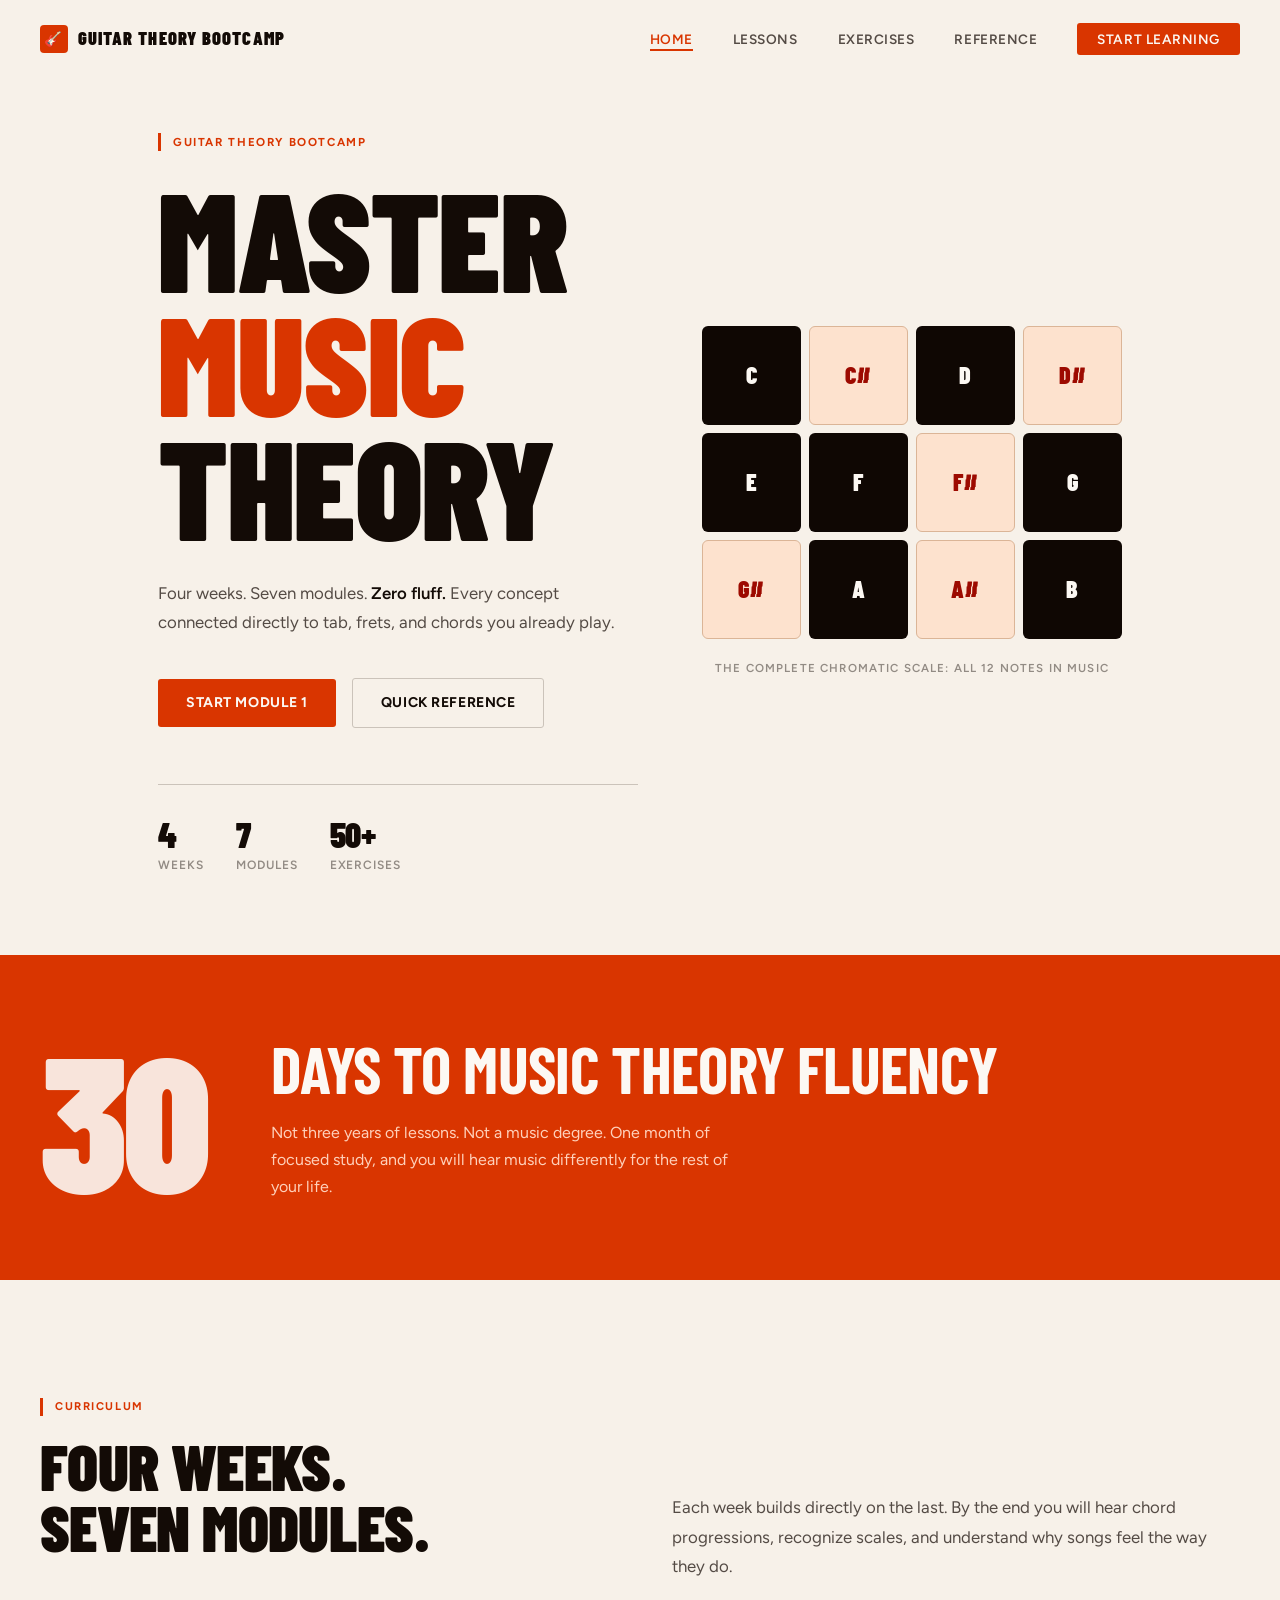
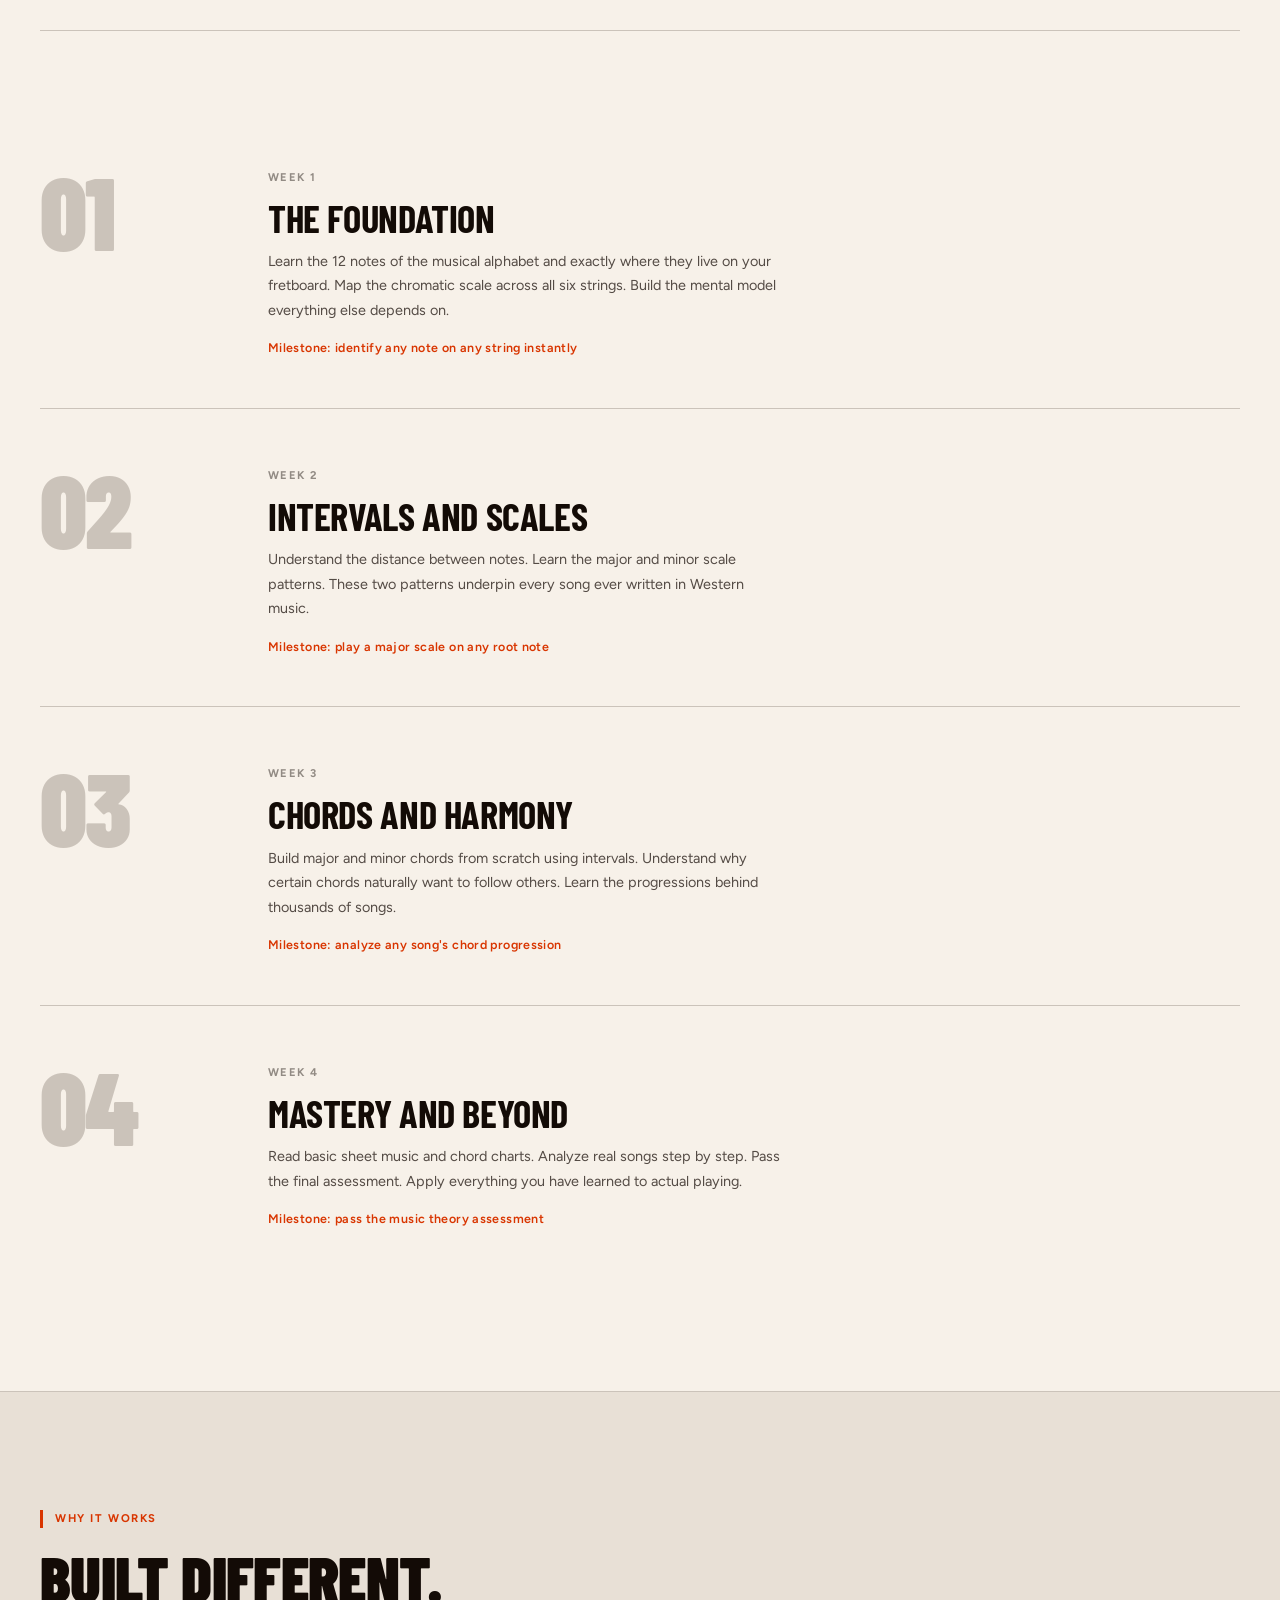
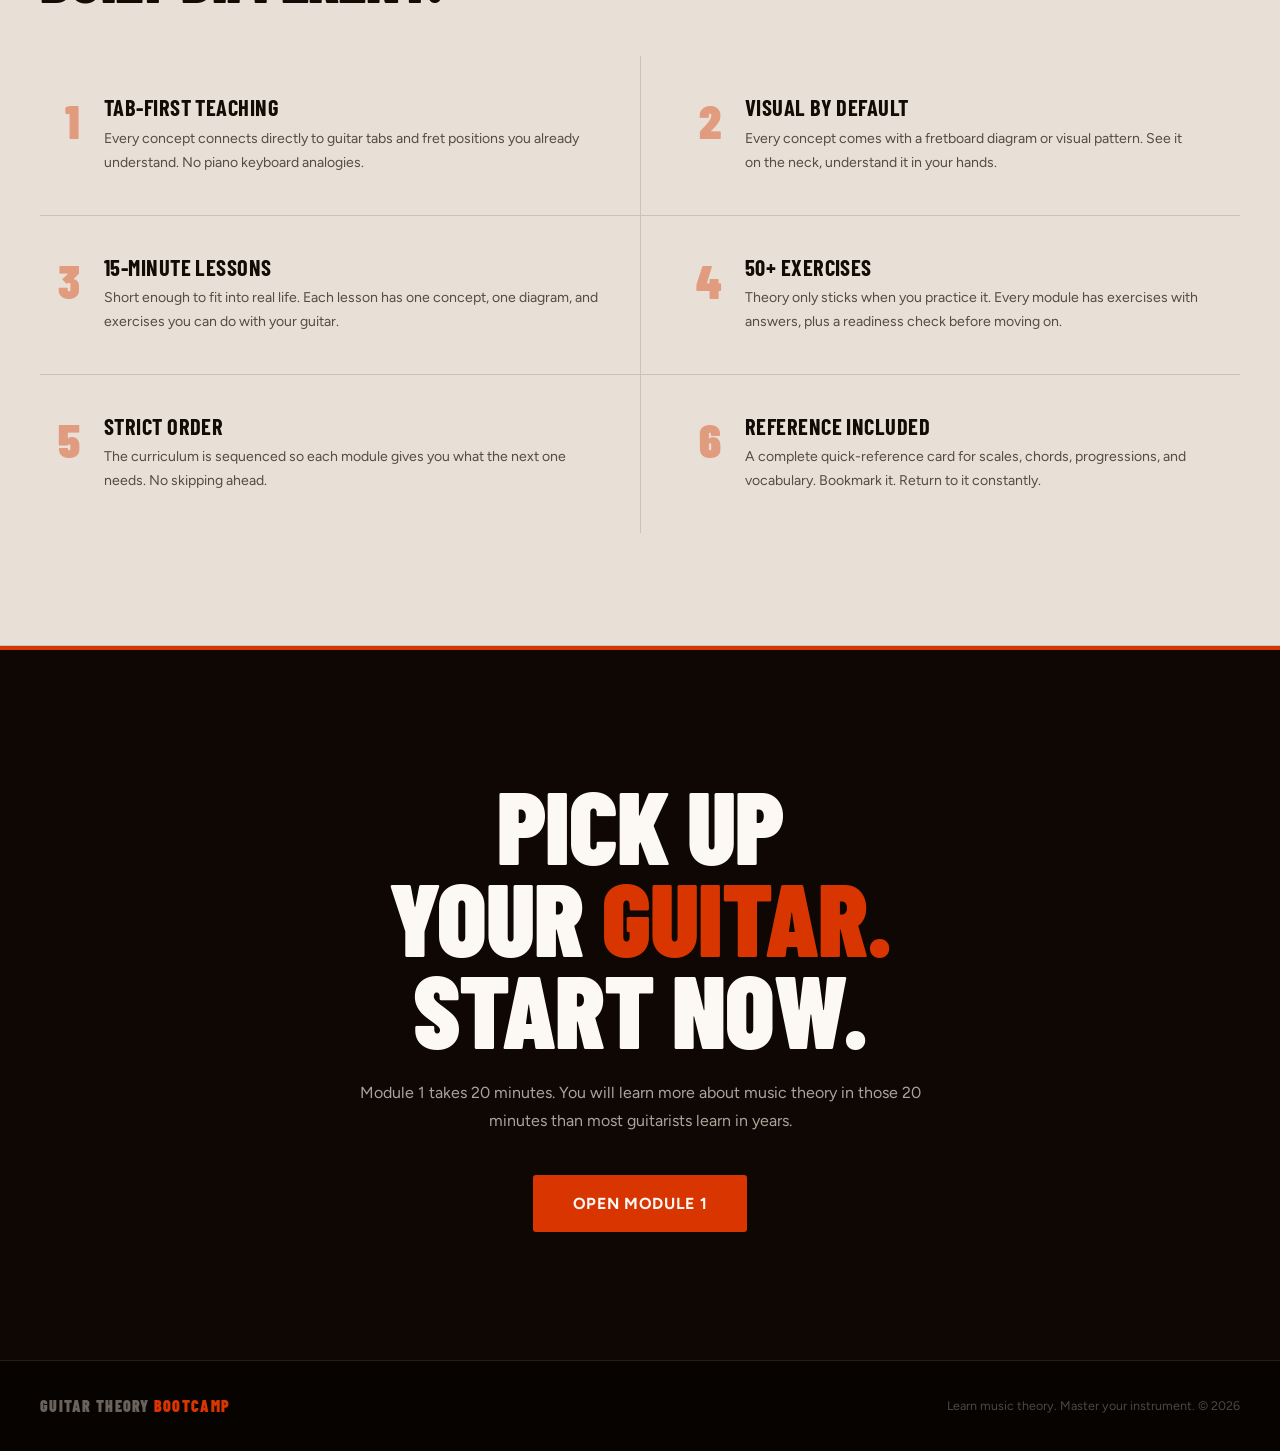
<file: index.html>
<!DOCTYPE html>
<html lang="en">
<head>
  <meta charset="UTF-8">
  <meta name="viewport" content="width=device-width, initial-scale=1.0">
  <title>Guitar Theory Bootcamp: Master Music Theory in 30 Days</title>
  <meta name="description" content="Four weeks. Seven modules. Everything connected to real guitar playing. Zero fluff.">
  <link rel="stylesheet" href="css/style.css">
  <link rel="stylesheet" href="css/responsive.css">
</head>
<body>

<div id="progress"></div>

<!-- NAV -->
<nav class="nav" id="nav">
  <div class="nav-inner">
    <a href="index.html" class="nav-logo">
      <div class="logo-mark">🎸</div>
      Guitar Theory Bootcamp
    </a>
    <button class="nav-toggle" id="navToggle" aria-label="Menu">
      <span></span><span></span><span></span>
    </button>
    <ul class="nav-links" id="navLinks">
      <li><a href="index.html" class="active">Home</a></li>
      <li><a href="pages/lessons.html">Lessons</a></li>
      <li><a href="pages/practice.html">Exercises</a></li>
      <li><a href="pages/reference.html">Reference</a></li>
      <li><a href="pages/lessons.html" class="nav-cta-link">Start Learning</a></li>
    </ul>
  </div>
</nav>

<!-- HERO -->
<section class="hero">
  <div class="hero-inner">
    <div class="hero-left" id="heroLeft">
      <span class="hero-eyebrow">Guitar Theory Bootcamp</span>
      <h1 class="hero-heading">
        MASTER<br>
        <span class="accent-word">MUSIC</span><br>
        THEORY
      </h1>
      <p class="hero-sub">
        Four weeks. Seven modules. <strong>Zero fluff.</strong>
        Every concept connected directly to tab, frets, and chords you already play.
      </p>
      <div class="hero-actions">
        <a href="pages/lessons.html" class="btn btn-filled">Start Module 1</a>
        <a href="pages/reference.html" class="btn btn-outline">Quick Reference</a>
      </div>
      <div class="hero-meta">
        <div class="hero-meta-item">
          <span class="meta-number">4</span>
          <span class="meta-label">Weeks</span>
        </div>
        <div class="hero-meta-item">
          <span class="meta-number">7</span>
          <span class="meta-label">Modules</span>
        </div>
        <div class="hero-meta-item">
          <span class="meta-number">50+</span>
          <span class="meta-label">Exercises</span>
        </div>
      </div>
    </div>

    <div class="hero-right" id="heroRight">
      <div class="hero-visual">
        <div class="chromatic-grid" id="chromaticGrid">
          <div class="cnote natural" data-i="0">C</div>
          <div class="cnote sharp"   data-i="1">C#</div>
          <div class="cnote natural" data-i="2">D</div>
          <div class="cnote sharp"   data-i="3">D#</div>
          <div class="cnote natural" data-i="4">E</div>
          <div class="cnote natural" data-i="5">F</div>
          <div class="cnote sharp"   data-i="6">F#</div>
          <div class="cnote natural" data-i="7">G</div>
          <div class="cnote sharp"   data-i="8">G#</div>
          <div class="cnote natural" data-i="9">A</div>
          <div class="cnote sharp"   data-i="10">A#</div>
          <div class="cnote natural" data-i="11">B</div>
        </div>
        <p class="visual-caption">The complete chromatic scale: all 12 notes in music</p>
      </div>
    </div>
  </div>
</section>

<!-- COMMITMENT BAND -->
<div class="commitment-band" id="band">
  <div class="band-inner">
    <span class="band-number">30</span>
    <div class="band-text">
      <h2>Days to music theory fluency</h2>
      <p>Not three years of lessons. Not a music degree. One month of focused study, and you will hear music differently for the rest of your life.</p>
    </div>
  </div>
</div>

<!-- CURRICULUM -->
<section class="section">
  <div class="wrap">
    <div class="curriculum-header">
      <div>
        <span class="section-kicker">Curriculum</span>
        <h2 class="section-h2">Four weeks.<br>Seven modules.</h2>
      </div>
      <div>
        <p class="section-lede">Each week builds directly on the last. By the end you will hear chord progressions, recognize scales, and understand why songs feel the way they do.</p>
      </div>
    </div>

    <div class="week-list">
      <div class="week-row" id="w1">
        <div class="week-num-display">01</div>
        <div class="week-content-inner">
          <span class="week-tag">Week 1</span>
          <h3 class="week-title">The Foundation</h3>
          <p class="week-desc">Learn the 12 notes of the musical alphabet and exactly where they live on your fretboard. Map the chromatic scale across all six strings. Build the mental model everything else depends on.</p>
          <span class="week-milestone">Milestone: identify any note on any string instantly</span>
        </div>
      </div>

      <div class="week-row" id="w2">
        <div class="week-num-display">02</div>
        <div class="week-content-inner">
          <span class="week-tag">Week 2</span>
          <h3 class="week-title">Intervals and Scales</h3>
          <p class="week-desc">Understand the distance between notes. Learn the major and minor scale patterns. These two patterns underpin every song ever written in Western music.</p>
          <span class="week-milestone">Milestone: play a major scale on any root note</span>
        </div>
      </div>

      <div class="week-row" id="w3">
        <div class="week-num-display">03</div>
        <div class="week-content-inner">
          <span class="week-tag">Week 3</span>
          <h3 class="week-title">Chords and Harmony</h3>
          <p class="week-desc">Build major and minor chords from scratch using intervals. Understand why certain chords naturally want to follow others. Learn the progressions behind thousands of songs.</p>
          <span class="week-milestone">Milestone: analyze any song's chord progression</span>
        </div>
      </div>

      <div class="week-row" id="w4">
        <div class="week-num-display">04</div>
        <div class="week-content-inner">
          <span class="week-tag">Week 4</span>
          <h3 class="week-title">Mastery and Beyond</h3>
          <p class="week-desc">Read basic sheet music and chord charts. Analyze real songs step by step. Pass the final assessment. Apply everything you have learned to actual playing.</p>
          <span class="week-milestone">Milestone: pass the music theory assessment</span>
        </div>
      </div>
    </div>
  </div>
</section>

<!-- FEATURES -->
<section class="section section-alt">
  <div class="wrap">
    <span class="section-kicker">Why it works</span>
    <h2 class="section-h2" style="margin-bottom: 3rem;">Built different.</h2>

    <div class="feature-grid">
      <div class="feature-item">
        <span class="feature-num">1</span>
        <div class="feature-body">
          <h3>Tab-First Teaching</h3>
          <p>Every concept connects directly to guitar tabs and fret positions you already understand. No piano keyboard analogies.</p>
        </div>
      </div>
      <div class="feature-item">
        <span class="feature-num">2</span>
        <div class="feature-body">
          <h3>Visual by Default</h3>
          <p>Every concept comes with a fretboard diagram or visual pattern. See it on the neck, understand it in your hands.</p>
        </div>
      </div>
      <div class="feature-item">
        <span class="feature-num">3</span>
        <div class="feature-body">
          <h3>15-Minute Lessons</h3>
          <p>Short enough to fit into real life. Each lesson has one concept, one diagram, and exercises you can do with your guitar.</p>
        </div>
      </div>
      <div class="feature-item">
        <span class="feature-num">4</span>
        <div class="feature-body">
          <h3>50+ Exercises</h3>
          <p>Theory only sticks when you practice it. Every module has exercises with answers, plus a readiness check before moving on.</p>
        </div>
      </div>
      <div class="feature-item">
        <span class="feature-num">5</span>
        <div class="feature-body">
          <h3>Strict Order</h3>
          <p>The curriculum is sequenced so each module gives you what the next one needs. No skipping ahead.</p>
        </div>
      </div>
      <div class="feature-item">
        <span class="feature-num">6</span>
        <div class="feature-body">
          <h3>Reference Included</h3>
          <p>A complete quick-reference card for scales, chords, progressions, and vocabulary. Bookmark it. Return to it constantly.</p>
        </div>
      </div>
    </div>
  </div>
</section>

<!-- CTA -->
<section class="cta-section">
  <div class="cta-inner">
    <h2 class="cta-heading">
      PICK UP<br>
      YOUR <span class="accent-word">GUITAR.</span><br>
      START NOW.
    </h2>
    <p class="cta-sub">Module 1 takes 20 minutes. You will learn more about music theory in those 20 minutes than most guitarists learn in years.</p>
    <a href="pages/lessons.html" class="btn btn-filled" style="font-size: 1rem; padding: 1rem 2.5rem;">Open Module 1</a>
  </div>
</section>

<!-- FOOTER -->
<footer>
  <div class="footer-inner">
    <span class="footer-brand">Guitar Theory <span>Bootcamp</span></span>
    <span class="footer-copy">Learn music theory. Master your instrument. &copy; 2026</span>
  </div>
</footer>

<script src="https://cdnjs.cloudflare.com/ajax/libs/gsap/3.12.2/gsap.min.js"></script>
<script>
  // Scroll progress
  window.addEventListener('scroll', () => {
    const pct = window.scrollY / (document.documentElement.scrollHeight - window.innerHeight) * 100;
    document.getElementById('progress').style.width = pct + '%';
    document.getElementById('nav').classList.toggle('scrolled', window.scrollY > 40);
  }, { passive: true });

  // Mobile nav
  document.getElementById('navToggle').addEventListener('click', function() {
    this.classList.toggle('open');
    document.getElementById('navLinks').classList.toggle('open');
  });

  // Hero entrance (GSAP, ease-out-quint)
  const ease = 'power4.out';
  const tl = gsap.timeline({ defaults: { ease } });
  tl.from('#heroLeft .hero-eyebrow', { y: 16, opacity: 0, duration: 0.5 })
    .from('#heroLeft .hero-heading', { y: 48, opacity: 0, duration: 0.8 }, '-=0.2')
    .from('#heroLeft .hero-sub',     { y: 24, opacity: 0, duration: 0.6 }, '-=0.5')
    .from('#heroLeft .hero-actions', { y: 20, opacity: 0, duration: 0.5 }, '-=0.4')
    .from('#heroLeft .hero-meta',    { y: 16, opacity: 0, duration: 0.5 }, '-=0.4');

  // Chromatic grid — staggered note reveal
  const notes = document.querySelectorAll('.cnote');
  notes.forEach((note, i) => {
    setTimeout(() => note.classList.add('visible'), 400 + i * 80);
  });

  // Scroll-reveal with IntersectionObserver
  const revealEls = document.querySelectorAll('.week-row, .feature-item, .band-inner');
  const io = new IntersectionObserver((entries) => {
    entries.forEach(e => {
      if (e.isIntersecting) {
        e.target.style.opacity = '1';
        e.target.style.transform = 'translateY(0)';
        io.unobserve(e.target);
      }
    });
  }, { threshold: 0.1, rootMargin: '0px 0px -40px 0px' });

  revealEls.forEach((el, i) => {
    el.style.opacity = '0';
    el.style.transform = 'translateY(24px)';
    el.style.transition = `opacity 0.6s cubic-bezier(0.22,1,0.36,1) ${i * 0.06}s, transform 0.6s cubic-bezier(0.22,1,0.36,1) ${i * 0.06}s`;
    io.observe(el);
  });
</script>
</body>
</html>
</file>
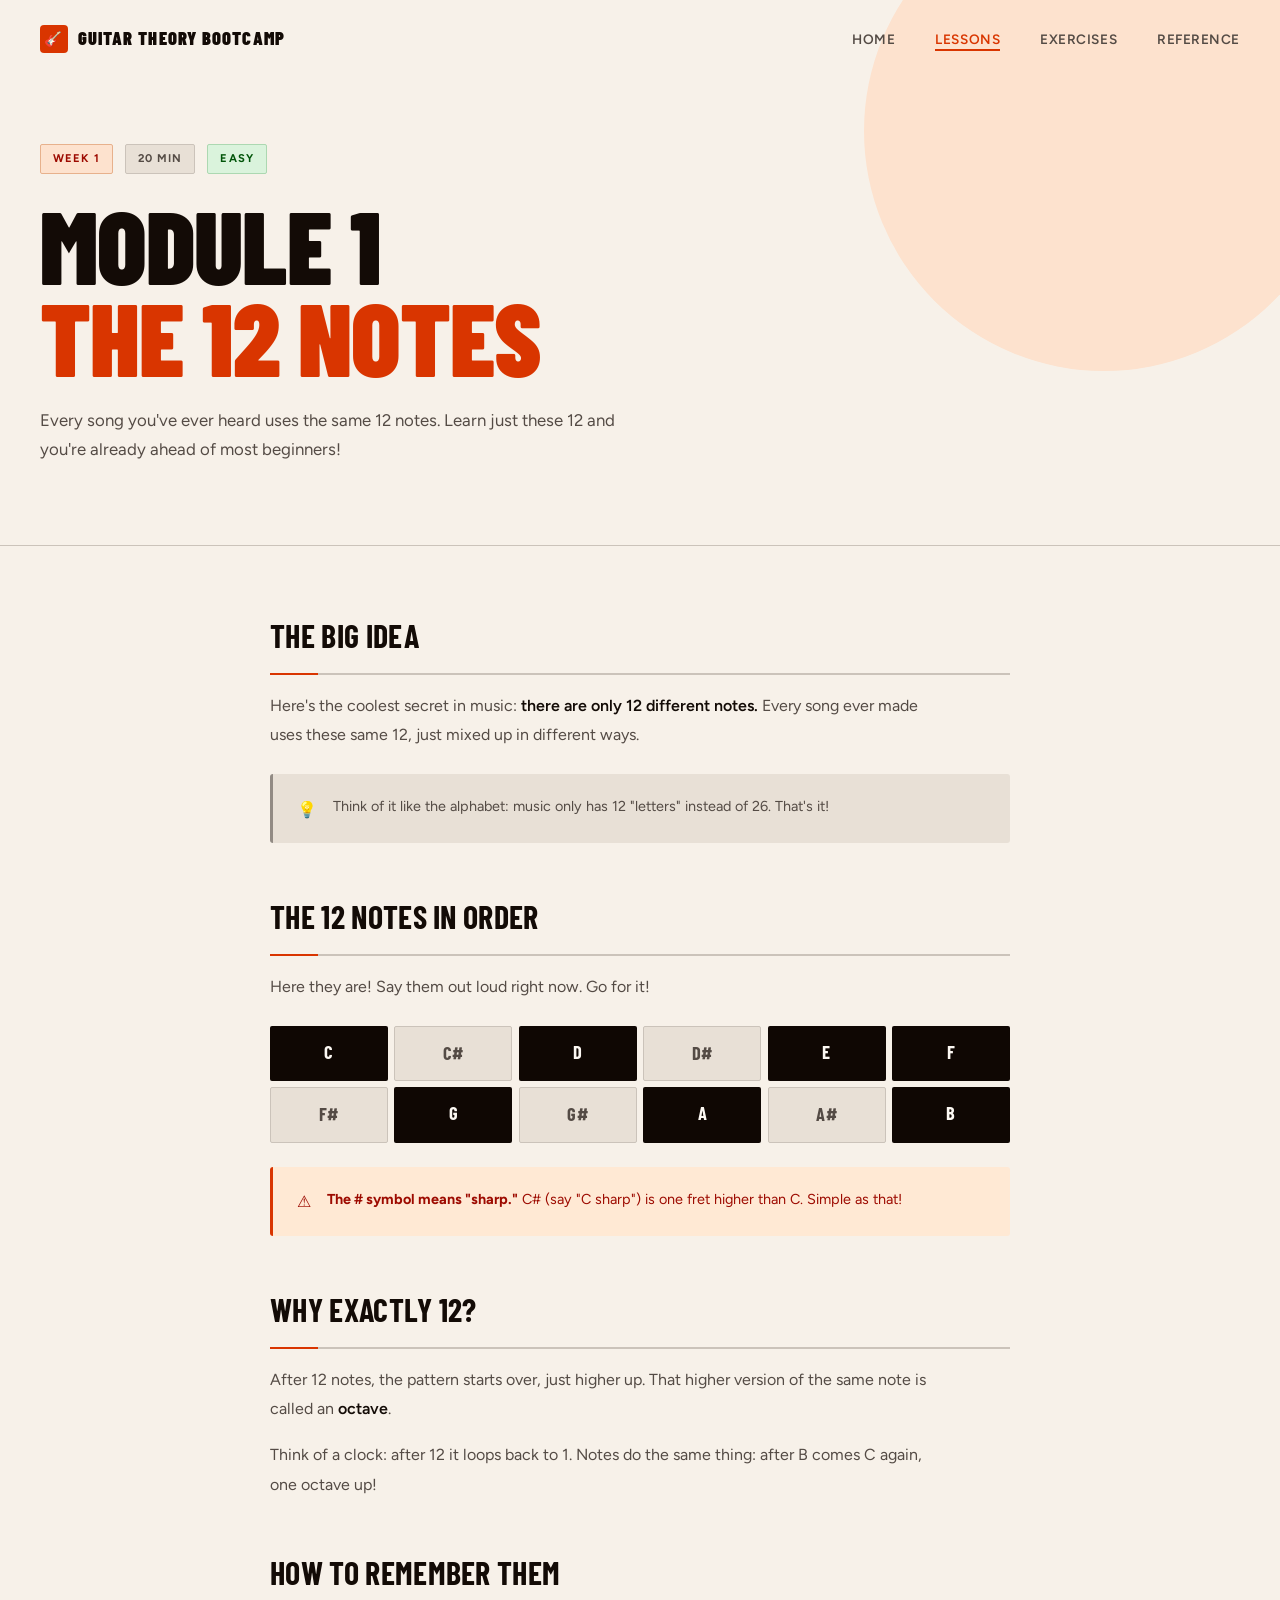
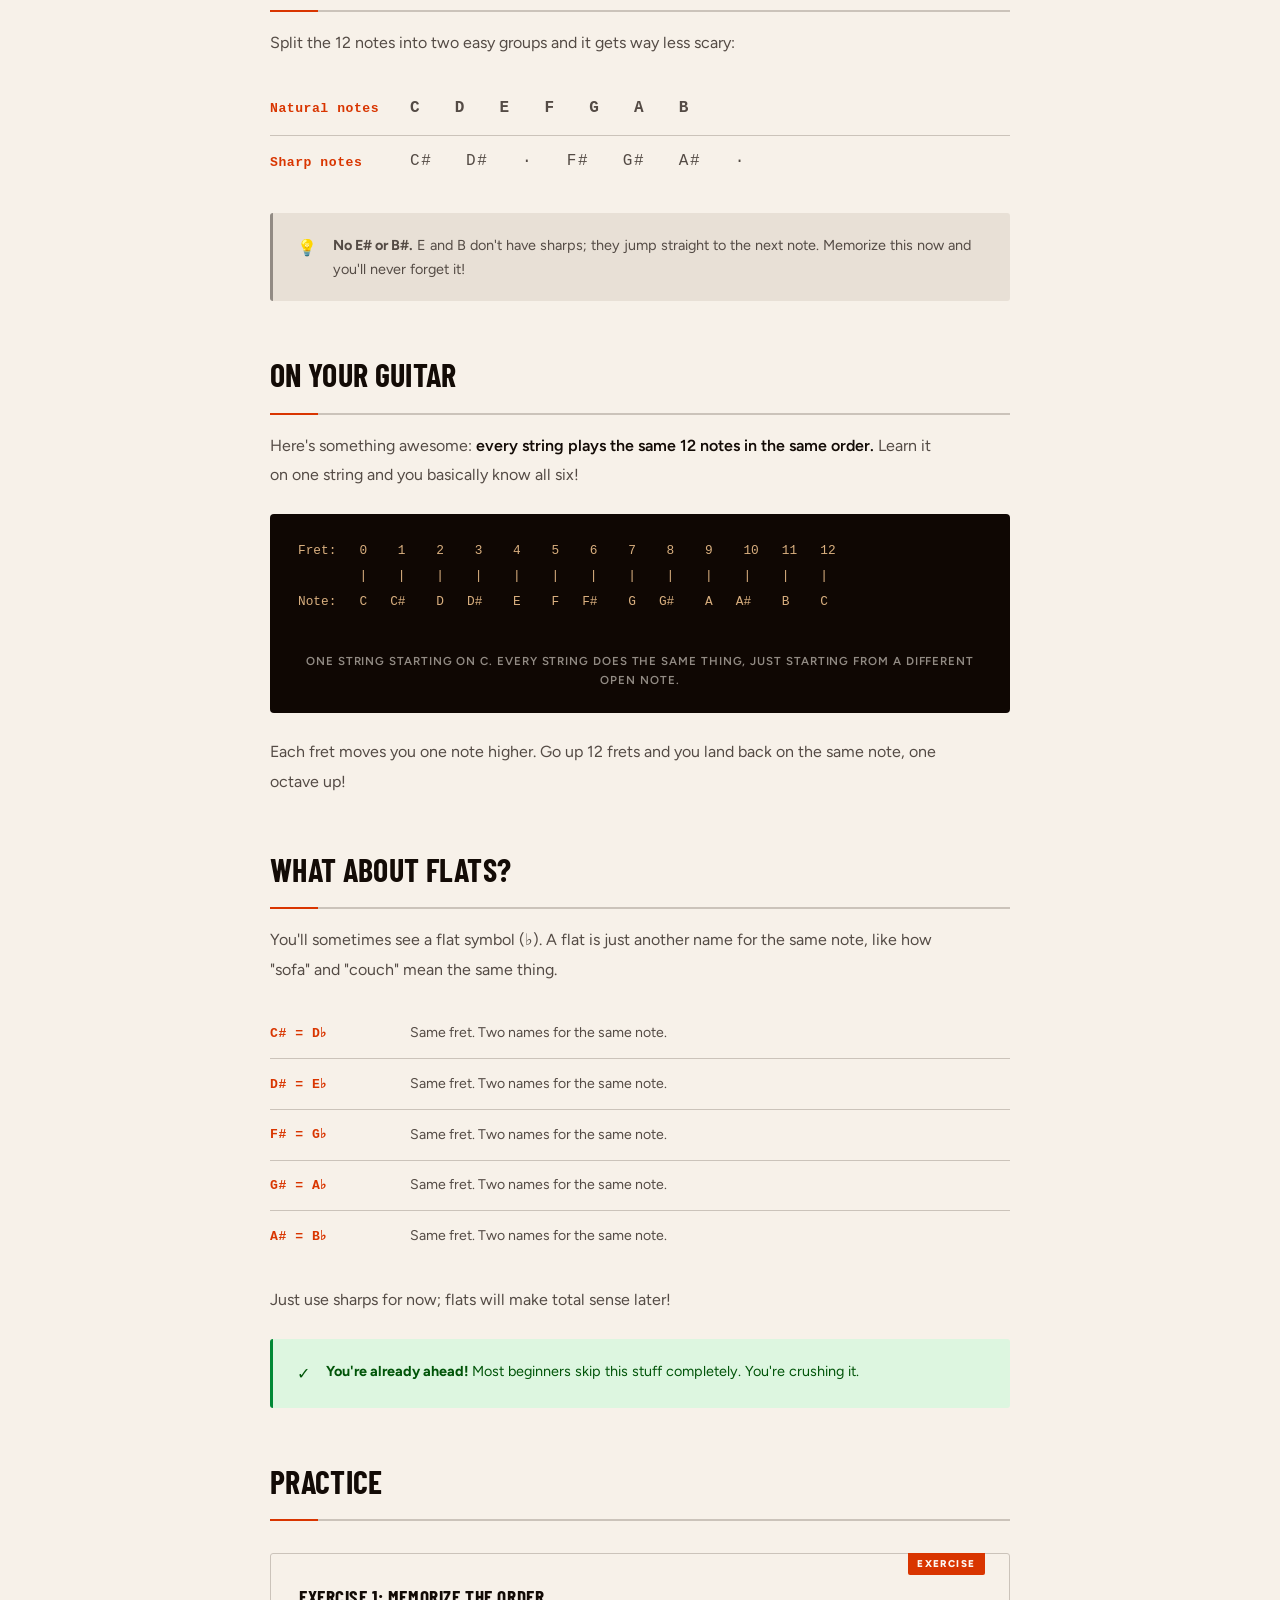
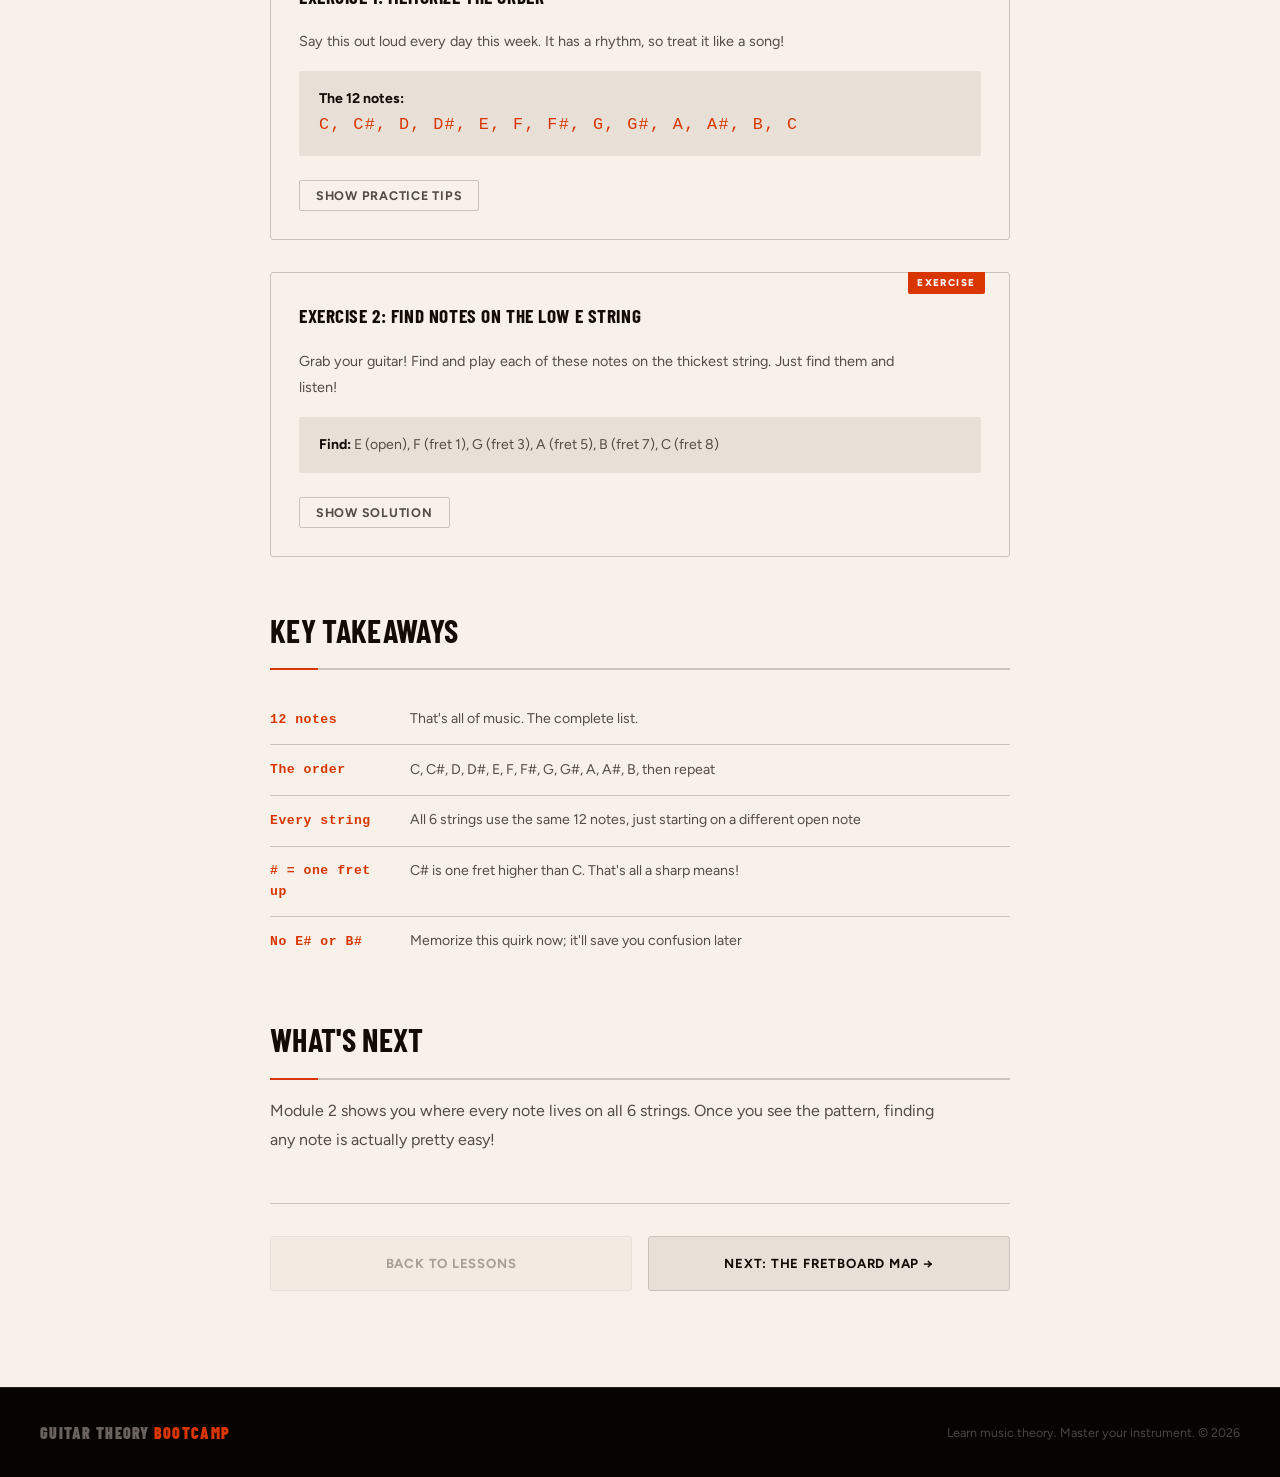
<file: pages/lesson-1.html>
<!DOCTYPE html>
<html lang="en">
<head>
  <meta charset="UTF-8">
  <meta name="viewport" content="width=device-width, initial-scale=1.0">
  <title>Module 1: The 12 Notes | Guitar Theory Bootcamp</title>
  <meta name="description" content="All of music uses exactly 12 different notes. Learn them once and you've unlocked the foundation of everything.">
  <link rel="stylesheet" href="../css/style.css">
  <link rel="stylesheet" href="../css/responsive.css">
</head>
<body>

<div id="progress"></div>

<nav class="nav" id="nav">
  <div class="nav-inner">
    <a href="../index.html" class="nav-logo">
      <div class="logo-mark">🎸</div>
      Guitar Theory Bootcamp
    </a>
    <button class="nav-toggle" id="navToggle" aria-label="Menu">
      <span></span><span></span><span></span>
    </button>
    <ul class="nav-links" id="navLinks">
      <li><a href="../index.html">Home</a></li>
      <li><a href="lessons.html" class="active">Lessons</a></li>
      <li><a href="practice.html">Exercises</a></li>
      <li><a href="reference.html">Reference</a></li>
    </ul>
  </div>
</nav>

<div class="page-hero">
  <div class="page-hero-inner">
    <div class="page-chips">
      <span class="chip chip-accent">Week 1</span>
      <span class="chip chip-neutral">20 min</span>
      <span class="chip chip-green">Easy</span>
    </div>
    <h1 class="page-title" id="pageTitle">MODULE 1<br><span class="accent-word">THE 12 NOTES</span></h1>
    <p class="page-lede">Every song you've ever heard uses the same 12 notes. Learn just these 12 and you're already ahead of most beginners!</p>
  </div>
</div>

<div class="lesson-layout">

  <div class="content-section">
    <h2 class="content-h2">The Big Idea</h2>
    <p class="content-p">
      Here's the coolest secret in music: <strong>there are only 12 different notes.</strong>
      Every song ever made uses these same 12, just mixed up in different ways.
    </p>
    <div class="callout callout-info">
      <span class="callout-icon">💡</span>
      <div>Think of it like the alphabet: music only has 12 "letters" instead of 26. That's it!</div>
    </div>
  </div>

  <div class="content-section">
    <h2 class="content-h2">The 12 Notes in Order</h2>
    <p class="content-p">Here they are! Say them out loud right now. Go for it!</p>

    <div class="note-display-grid">
      <div class="note-cell natural">C</div>
      <div class="note-cell sharp">C#</div>
      <div class="note-cell natural">D</div>
      <div class="note-cell sharp">D#</div>
      <div class="note-cell natural">E</div>
      <div class="note-cell natural">F</div>
      <div class="note-cell sharp">F#</div>
      <div class="note-cell natural">G</div>
      <div class="note-cell sharp">G#</div>
      <div class="note-cell natural">A</div>
      <div class="note-cell sharp">A#</div>
      <div class="note-cell natural">B</div>
    </div>

    <div class="callout callout-warning">
      <span class="callout-icon">⚠</span>
      <div><strong>The # symbol means "sharp."</strong> C# (say "C sharp") is one fret higher than C. Simple as that!</div>
    </div>
  </div>

  <div class="content-section">
    <h2 class="content-h2">Why Exactly 12?</h2>
    <p class="content-p">
      After 12 notes, the pattern starts over, just higher up. That higher version of the same note is called an <strong>octave</strong>.
    </p>
    <p class="content-p">
      Think of a clock: after 12 it loops back to 1. Notes do the same thing: after B comes C again, one octave up!
    </p>
  </div>

  <div class="content-section">
    <h2 class="content-h2">How to Remember Them</h2>
    <p class="content-p">Split the 12 notes into two easy groups and it gets way less scary:</p>

    <table class="def-table">
      <tr>
        <td>Natural notes</td>
        <td style="font-family: 'Courier New', monospace; font-size: 1rem; font-weight: 700; letter-spacing: 0.1em;">C &nbsp; D &nbsp; E &nbsp; F &nbsp; G &nbsp; A &nbsp; B</td>
      </tr>
      <tr>
        <td>Sharp notes</td>
        <td style="font-family: 'Courier New', monospace; font-size: 1rem; letter-spacing: 0.1em;">C# &nbsp; D# &nbsp; · &nbsp; F# &nbsp; G# &nbsp; A# &nbsp; ·</td>
      </tr>
    </table>

    <div class="callout callout-info">
      <span class="callout-icon">💡</span>
      <div><strong>No E# or B#.</strong> E and B don't have sharps; they jump straight to the next note. Memorize this now and you'll never forget it!</div>
    </div>
  </div>

  <div class="content-section">
    <h2 class="content-h2">On Your Guitar</h2>
    <p class="content-p">
      Here's something awesome: <strong>every string plays the same 12 notes in the same order.</strong>
      Learn it on one string and you basically know all six!
    </p>

    <div class="fretboard-block">
      <pre>
Fret:   0    1    2    3    4    5    6    7    8    9    10   11   12
        |    |    |    |    |    |    |    |    |    |    |    |    |
Note:   C   C#    D   D#    E    F   F#    G   G#    A   A#    B    C
      </pre>
      <p class="fretboard-caption">One string starting on C. Every string does the same thing, just starting from a different open note.</p>
    </div>

    <p class="content-p">
      Each fret moves you one note higher. Go up 12 frets and you land back on the same note, one octave up!
    </p>
  </div>

  <div class="content-section">
    <h2 class="content-h2">What About Flats?</h2>
    <p class="content-p">
      You'll sometimes see a flat symbol (♭). A flat is just another name for the same note, like how "sofa" and "couch" mean the same thing.
    </p>

    <table class="def-table">
      <tr><td>C# = D♭</td><td>Same fret. Two names for the same note.</td></tr>
      <tr><td>D# = E♭</td><td>Same fret. Two names for the same note.</td></tr>
      <tr><td>F# = G♭</td><td>Same fret. Two names for the same note.</td></tr>
      <tr><td>G# = A♭</td><td>Same fret. Two names for the same note.</td></tr>
      <tr><td>A# = B♭</td><td>Same fret. Two names for the same note.</td></tr>
    </table>

    <p class="content-p">Just use sharps for now; flats will make total sense later!</p>

    <div class="callout callout-success">
      <span class="callout-icon">✓</span>
      <div><strong>You're already ahead!</strong> Most beginners skip this stuff completely. You're crushing it.</div>
    </div>
  </div>

  <!-- EXERCISES -->
  <div class="content-section" id="practice">
    <h2 class="content-h2">Practice</h2>

    <div class="exercise">
      <h3 class="exercise-title">Exercise 1: Memorize the Order</h3>
      <p class="content-p" style="font-size: 0.9rem;">Say this out loud every day this week. It has a rhythm, so treat it like a song!</p>

      <div class="exercise-box">
        <strong>The 12 notes:</strong><br>
        <span style="font-family: 'Courier New', monospace; font-size: 1.05rem; letter-spacing: 0.08em; color: var(--accent);">C, C#, D, D#, E, F, F#, G, G#, A, A#, B, C</span>
      </div>

      <button class="reveal-btn" onclick="toggleReveal('ex1', this)" data-closed="Show practice tips" data-open="Hide">Show practice tips</button>
      <div class="reveal-content" id="ex1">
        <strong>Tips that actually work:</strong>
        <ul>
          <li>Say it out loud, not just in your head</li>
          <li>Keep a steady beat every time you say it</li>
          <li>Do it morning and night for 7 days</li>
          <li>Day 3: try it backwards from B to C</li>
          <li>Day 7: you'll know it cold!</li>
        </ul>
      </div>
    </div>

    <div class="exercise">
      <h3 class="exercise-title">Exercise 2: Find Notes on the Low E String</h3>
      <p class="content-p" style="font-size: 0.9rem;">Grab your guitar! Find and play each of these notes on the thickest string. Just find them and listen!</p>

      <div class="exercise-box">
        <strong>Find:</strong> E (open), F (fret 1), G (fret 3), A (fret 5), B (fret 7), C (fret 8)
      </div>

      <button class="reveal-btn" onclick="toggleReveal('ex2', this)" data-closed="Show solution" data-open="Hide">Show solution</button>
      <div class="reveal-content" id="ex2">
        <strong>Low E string, fret by fret:</strong>
        <ul>
          <li>Fret 0 (open): E</li>
          <li>Fret 1: F</li>
          <li>Fret 2: F# (bonus)</li>
          <li>Fret 3: G</li>
          <li>Fret 5: A</li>
          <li>Fret 7: B</li>
          <li>Fret 8: C</li>
        </ul>
      </div>
    </div>
  </div>

  <!-- TAKEAWAYS -->
  <div class="content-section">
    <h2 class="content-h2">Key Takeaways</h2>
    <table class="def-table">
      <tr><td>12 notes</td><td>That's all of music. The complete list.</td></tr>
      <tr><td>The order</td><td>C, C#, D, D#, E, F, F#, G, G#, A, A#, B, then repeat</td></tr>
      <tr><td>Every string</td><td>All 6 strings use the same 12 notes, just starting on a different open note</td></tr>
      <tr><td># = one fret up</td><td>C# is one fret higher than C. That's all a sharp means!</td></tr>
      <tr><td>No E# or B#</td><td>Memorize this quirk now; it'll save you confusion later</td></tr>
    </table>
  </div>

  <div class="content-section">
    <h2 class="content-h2">What's Next</h2>
    <p class="content-p">Module 2 shows you where every note lives on all 6 strings. Once you see the pattern, finding any note is actually pretty easy!</p>
  </div>

  <div class="lesson-nav">
    <a href="lessons.html" class="disabled">Back to Lessons</a>
    <a href="lessons.html">Next: The Fretboard Map →</a>
  </div>

</div>

<footer>
  <div class="footer-inner">
    <span class="footer-brand">Guitar Theory <span>Bootcamp</span></span>
    <span class="footer-copy">Learn music theory. Master your instrument. &copy; 2026</span>
  </div>
</footer>

<script src="https://cdnjs.cloudflare.com/ajax/libs/gsap/3.12.2/gsap.min.js"></script>
<script>
  window.addEventListener('scroll', () => {
    const pct = window.scrollY / (document.documentElement.scrollHeight - window.innerHeight) * 100;
    document.getElementById('progress').style.width = pct + '%';
    document.getElementById('nav').classList.toggle('scrolled', window.scrollY > 40);
  }, { passive: true });

  document.getElementById('navToggle').addEventListener('click', function() {
    this.classList.toggle('open');
    document.getElementById('navLinks').classList.toggle('open');
  });

  gsap.from('#pageTitle', { y: 40, opacity: 0, duration: 0.8, ease: 'power4.out', delay: 0.15 });

  function toggleReveal(id, btn) {
    const el = document.getElementById(id);
    const open = el.classList.toggle('open');
    btn.textContent = open ? btn.dataset.open : btn.dataset.closed;
  }

  // Note cells hover effect is handled via CSS; no JS needed
  const io = new IntersectionObserver((entries) => {
    entries.forEach(e => {
      if (e.isIntersecting) {
        e.target.style.opacity = '1';
        e.target.style.transform = 'translateY(0)';
        io.unobserve(e.target);
      }
    });
  }, { threshold: 0.1 });

  document.querySelectorAll('.content-section').forEach((s, i) => {
    s.style.opacity = '0';
    s.style.transform = 'translateY(20px)';
    s.style.transition = `opacity 0.5s cubic-bezier(0.22,1,0.36,1) ${i * 0.04}s, transform 0.5s cubic-bezier(0.22,1,0.36,1) ${i * 0.04}s`;
    io.observe(s);
  });
</script>
</body>
</html>
</file>
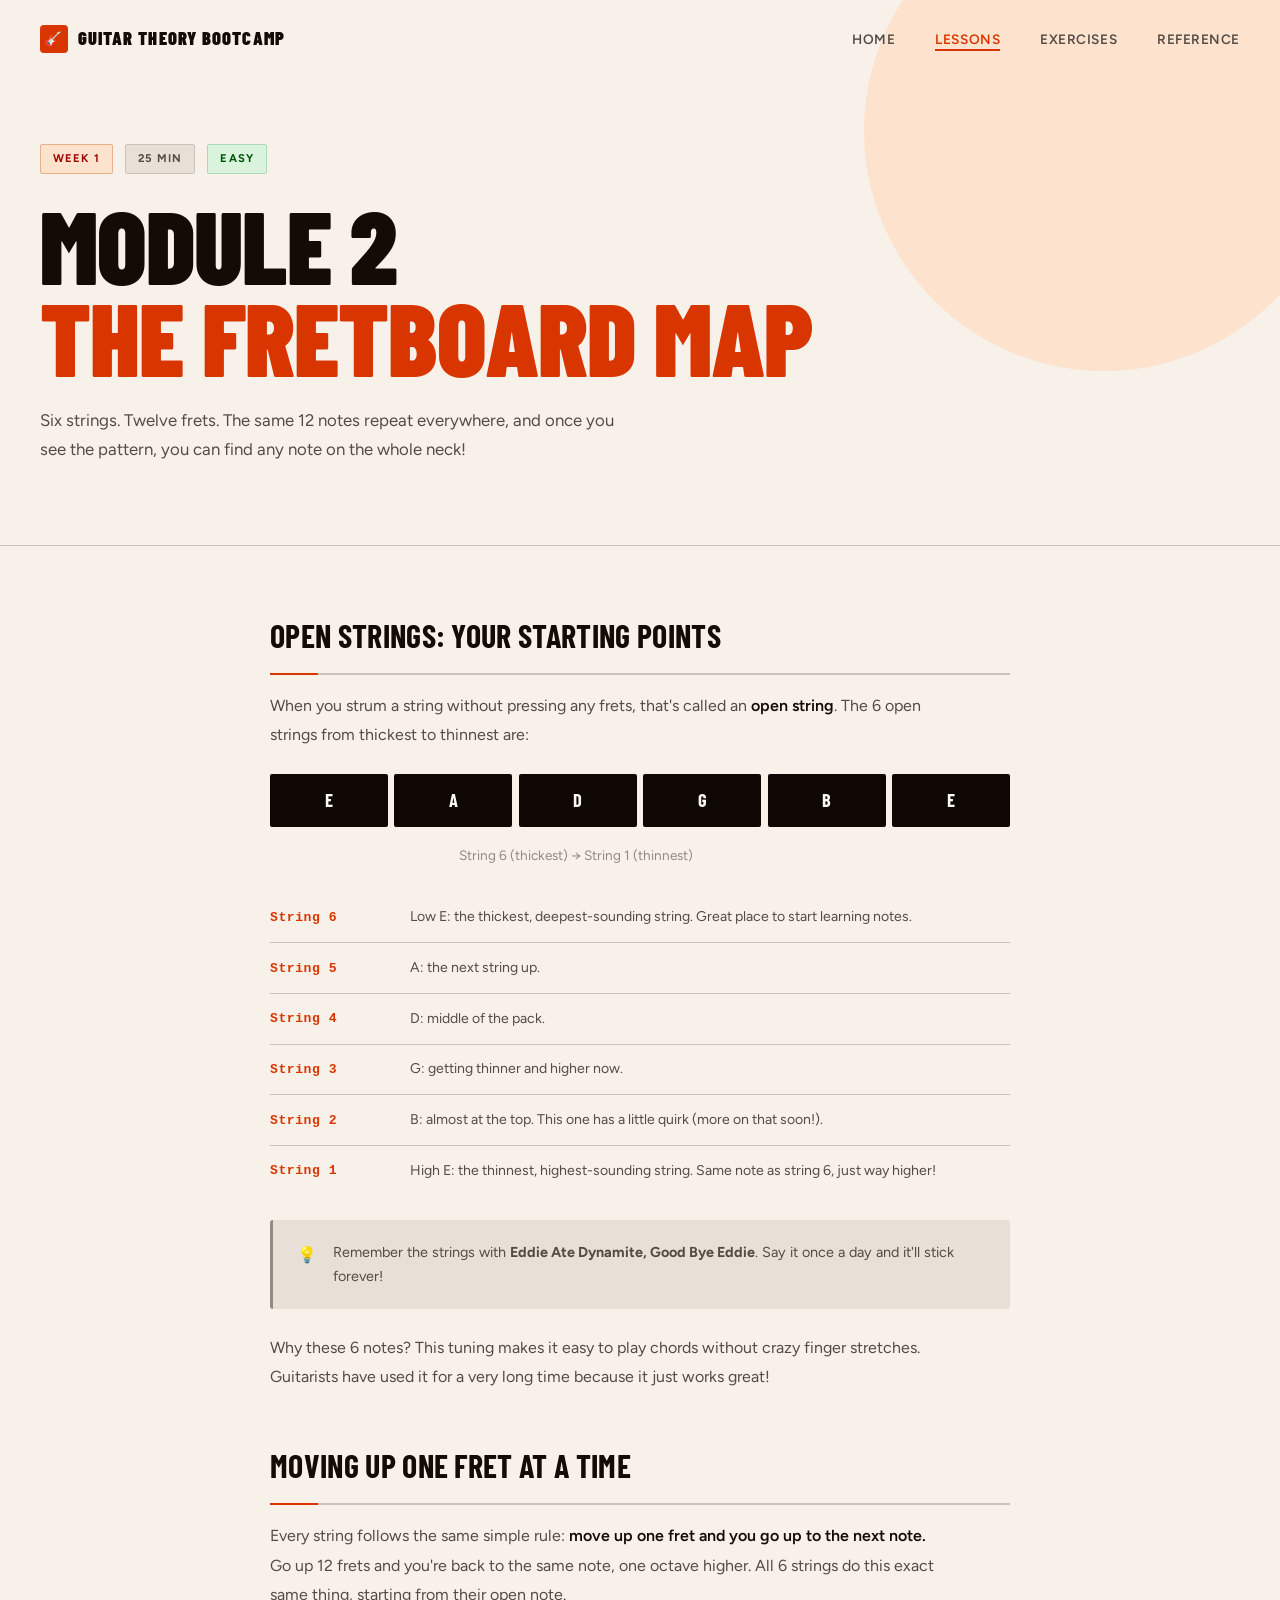
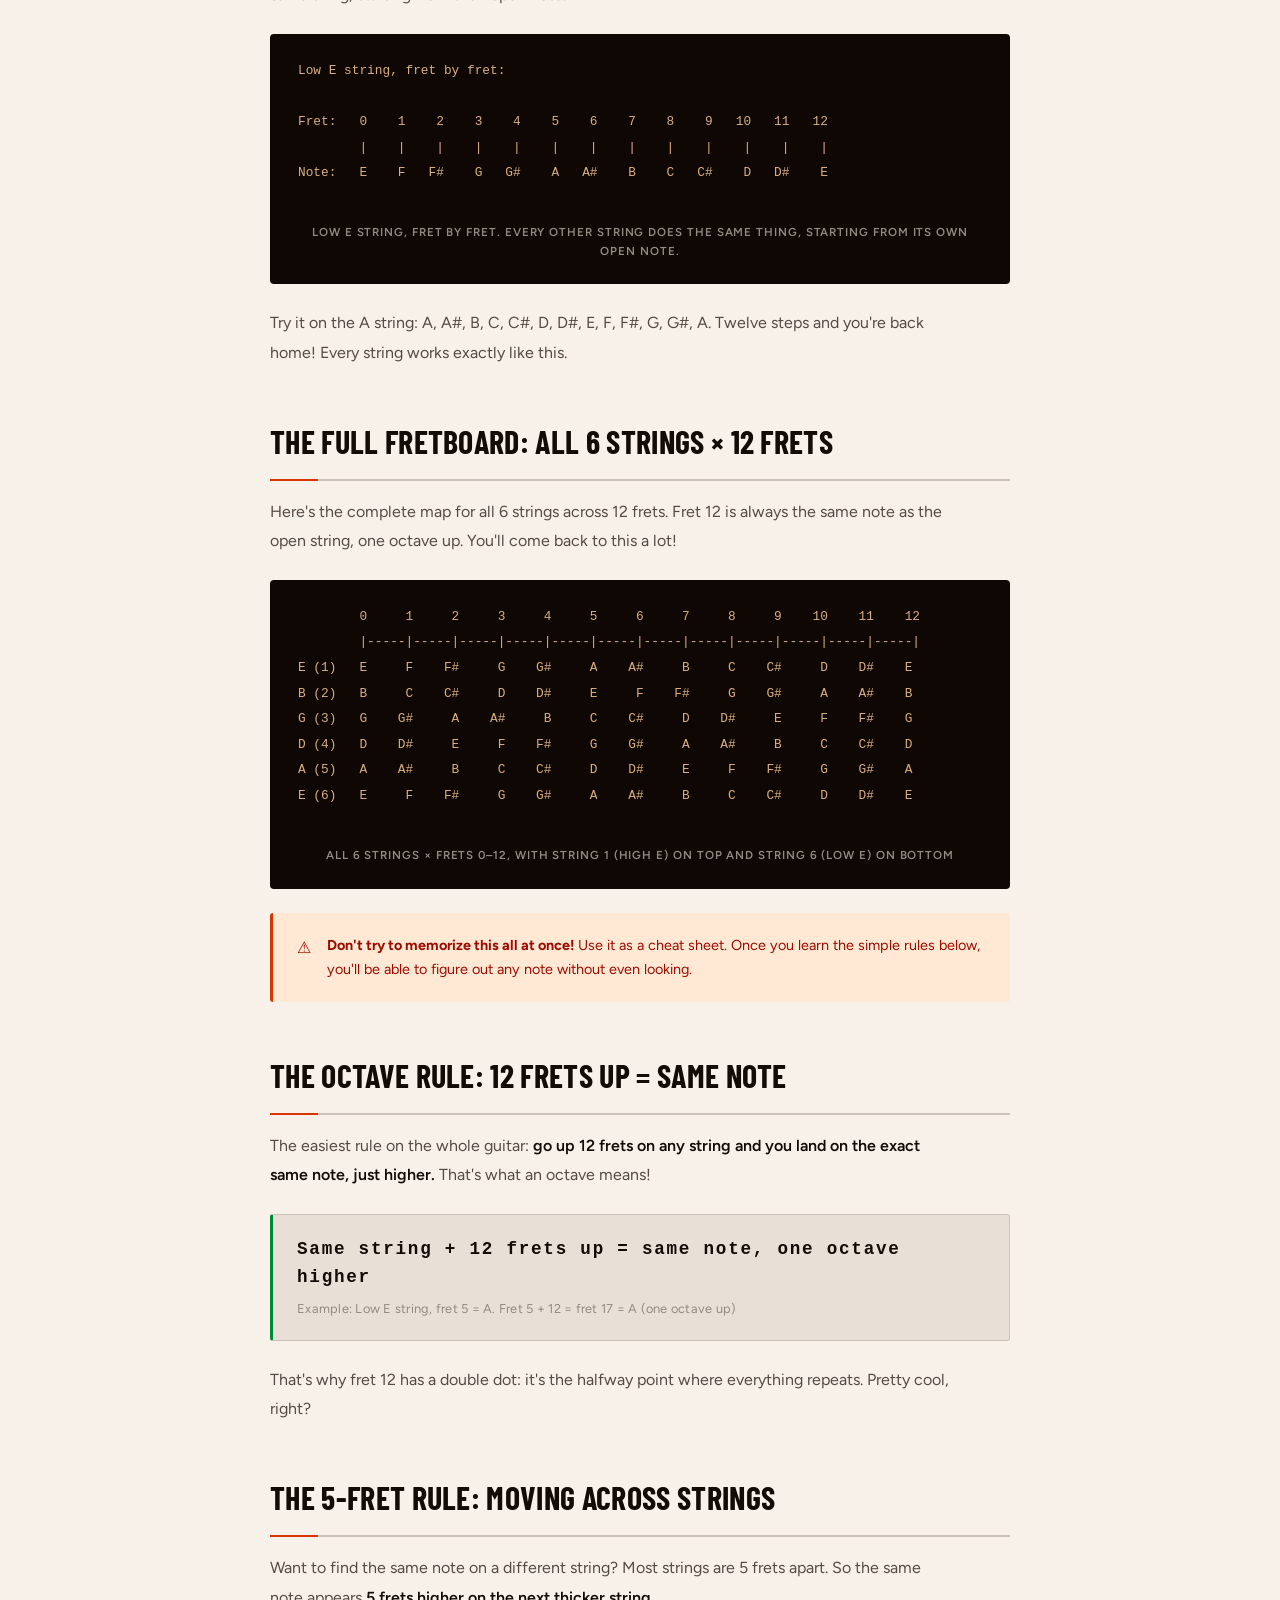
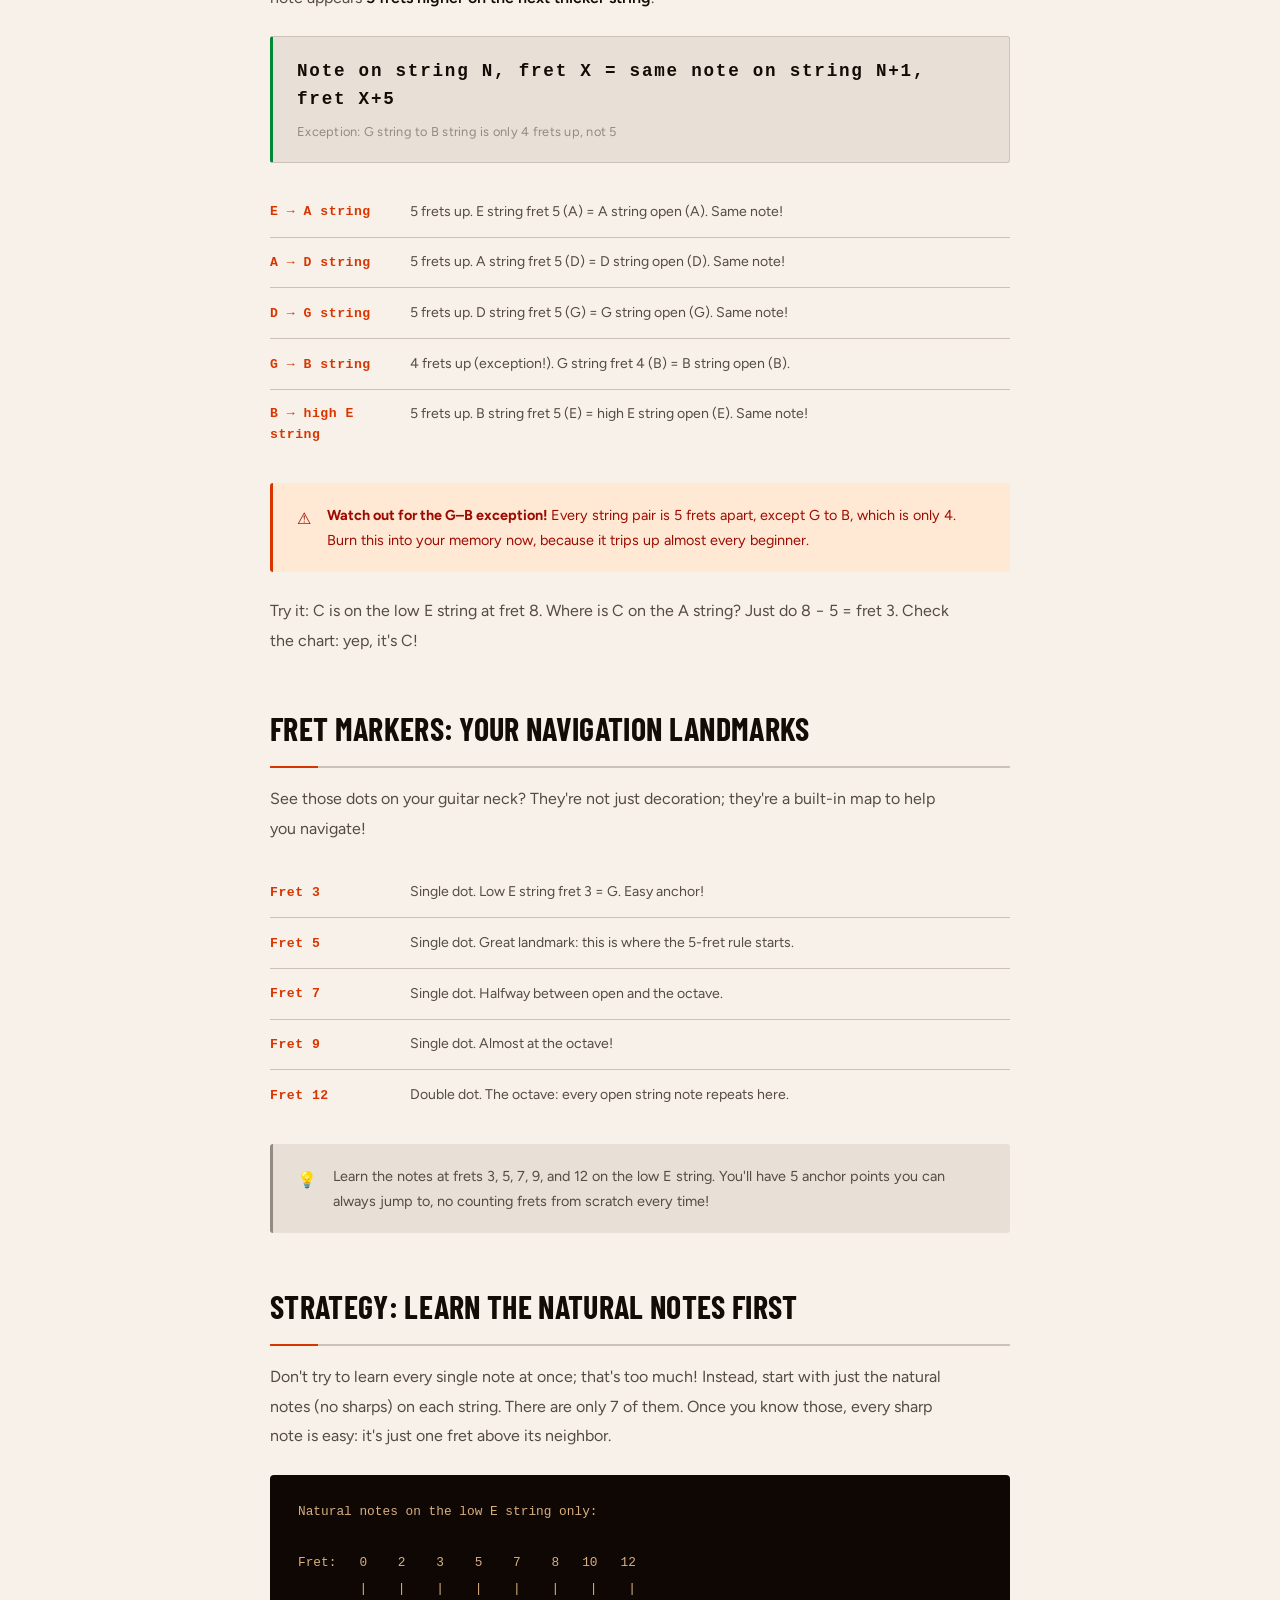
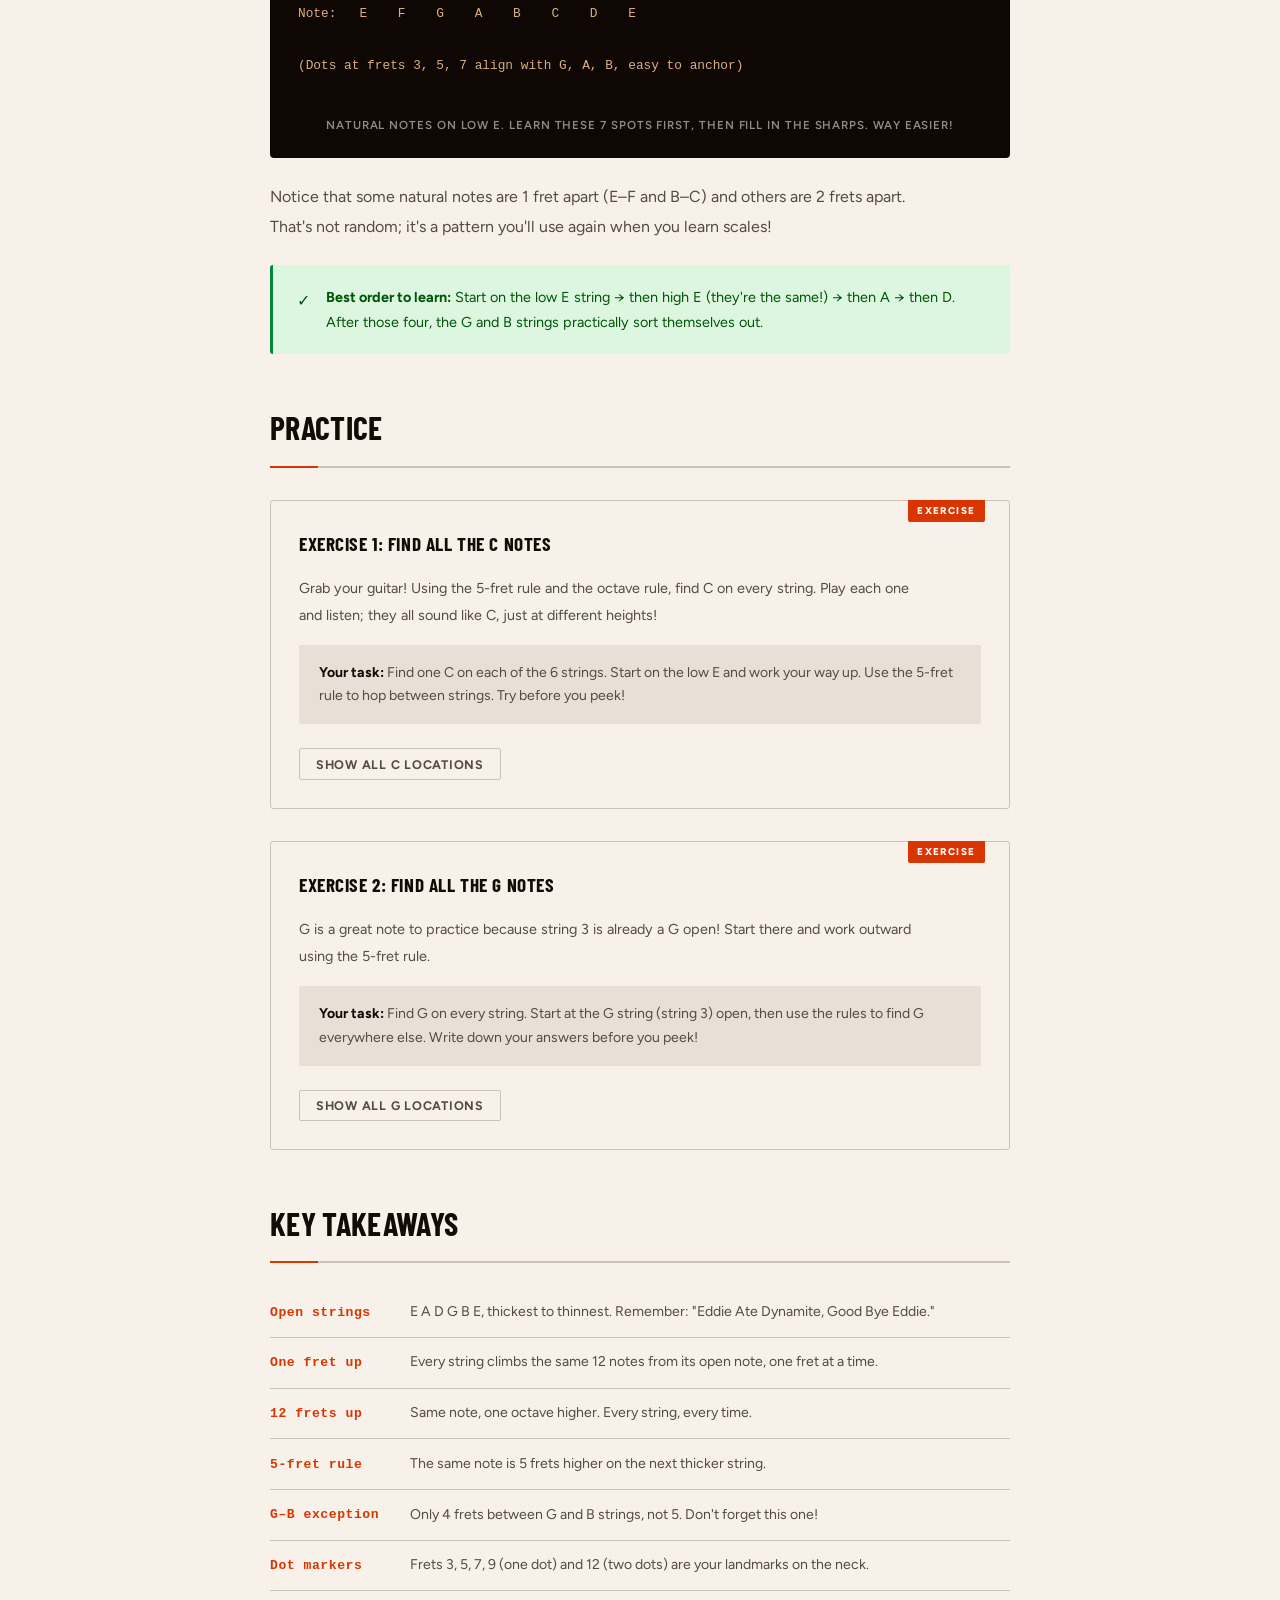
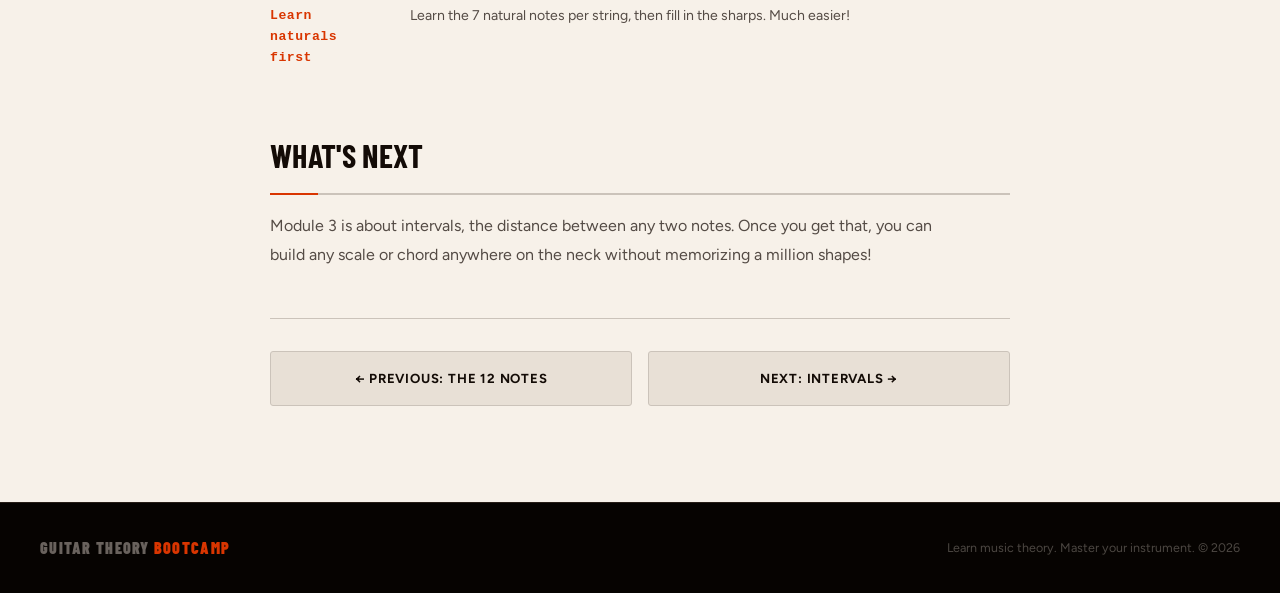
<file: pages/lesson-2.html>
<!DOCTYPE html>
<html lang="en">
<head>
  <meta charset="UTF-8">
  <meta name="viewport" content="width=device-width, initial-scale=1.0">
  <title>Module 2: The Fretboard Map: Guitar Theory Bootcamp</title>
  <meta name="description" content="Map all 12 notes across every string and fret. Learn the rules that let you find any note anywhere on the neck.">
  <link rel="stylesheet" href="../css/style.css">
  <link rel="stylesheet" href="../css/responsive.css">
</head>
<body>

<div id="progress"></div>

<nav class="nav" id="nav">
  <div class="nav-inner">
    <a href="../index.html" class="nav-logo">
      <div class="logo-mark">🎸</div>
      Guitar Theory Bootcamp
    </a>
    <button class="nav-toggle" id="navToggle" aria-label="Menu">
      <span></span><span></span><span></span>
    </button>
    <ul class="nav-links" id="navLinks">
      <li><a href="../index.html">Home</a></li>
      <li><a href="lessons.html" class="active">Lessons</a></li>
      <li><a href="practice.html">Exercises</a></li>
      <li><a href="reference.html">Reference</a></li>
    </ul>
  </div>
</nav>

<div class="page-hero">
  <div class="page-hero-inner">
    <div class="page-chips">
      <span class="chip chip-accent">Week 1</span>
      <span class="chip chip-neutral">25 min</span>
      <span class="chip chip-green">Easy</span>
    </div>
    <h1 class="page-title" id="pageTitle">MODULE 2<br><span class="accent-word">THE FRETBOARD MAP</span></h1>
    <p class="page-lede">Six strings. Twelve frets. The same 12 notes repeat everywhere, and once you see the pattern, you can find any note on the whole neck!</p>
  </div>
</div>

<div class="lesson-layout">

  <div class="content-section">
    <h2 class="content-h2">Open Strings: Your Starting Points</h2>
    <p class="content-p">
      When you strum a string without pressing any frets, that's called an <strong>open string</strong>. The 6 open strings from thickest to thinnest are:
    </p>

    <div class="note-display-grid">
      <div class="note-cell natural">E</div>
      <div class="note-cell natural">A</div>
      <div class="note-cell natural">D</div>
      <div class="note-cell natural">G</div>
      <div class="note-cell natural">B</div>
      <div class="note-cell natural">E</div>
    </div>

    <p class="content-p" style="font-size: 0.85rem; color: var(--text-3); text-align: center; margin-top: -0.5rem; margin-bottom: 1.25rem;">String 6 (thickest) → String 1 (thinnest)</p>

    <table class="def-table">
      <tr><td>String 6</td><td>Low E: the thickest, deepest-sounding string. Great place to start learning notes.</td></tr>
      <tr><td>String 5</td><td>A: the next string up.</td></tr>
      <tr><td>String 4</td><td>D: middle of the pack.</td></tr>
      <tr><td>String 3</td><td>G: getting thinner and higher now.</td></tr>
      <tr><td>String 2</td><td>B: almost at the top. This one has a little quirk (more on that soon!).</td></tr>
      <tr><td>String 1</td><td>High E: the thinnest, highest-sounding string. Same note as string 6, just way higher!</td></tr>
    </table>

    <div class="callout callout-info">
      <span class="callout-icon">💡</span>
      <div>Remember the strings with <strong>Eddie Ate Dynamite, Good Bye Eddie</strong>. Say it once a day and it'll stick forever!</div>
    </div>

    <p class="content-p">
      Why these 6 notes? This tuning makes it easy to play chords without crazy finger stretches. Guitarists have used it for a very long time because it just works great!
    </p>
  </div>

  <div class="content-section">
    <h2 class="content-h2">Moving Up One Fret at a Time</h2>
    <p class="content-p">
      Every string follows the same simple rule: <strong>move up one fret and you go up to the next note.</strong> Go up 12 frets and you're back to the same note, one octave higher. All 6 strings do this exact same thing, starting from their open note.
    </p>

    <div class="fretboard-block">
      <pre>
Low E string, fret by fret:

Fret:   0    1    2    3    4    5    6    7    8    9   10   11   12
        |    |    |    |    |    |    |    |    |    |    |    |    |
Note:   E    F   F#    G   G#    A   A#    B    C   C#    D   D#    E
      </pre>
      <p class="fretboard-caption">Low E string, fret by fret. Every other string does the same thing, starting from its own open note.</p>
    </div>

    <p class="content-p">
      Try it on the A string: A, A#, B, C, C#, D, D#, E, F, F#, G, G#, A. Twelve steps and you're back home! Every string works exactly like this.
    </p>
  </div>

  <div class="content-section">
    <h2 class="content-h2">The Full Fretboard: All 6 Strings × 12 Frets</h2>
    <p class="content-p">
      Here's the complete map for all 6 strings across 12 frets. Fret 12 is always the same note as the open string, one octave up. You'll come back to this a lot!
    </p>

    <div class="fretboard-block">
      <pre>
        0     1     2     3     4     5     6     7     8     9    10    11    12
        |-----|-----|-----|-----|-----|-----|-----|-----|-----|-----|-----|-----|
E (1)   E     F    F#     G    G#     A    A#     B     C    C#     D    D#    E
B (2)   B     C    C#     D    D#     E     F    F#     G    G#     A    A#    B
G (3)   G    G#     A    A#     B     C    C#     D    D#     E     F    F#    G
D (4)   D    D#     E     F    F#     G    G#     A    A#     B     C    C#    D
A (5)   A    A#     B     C    C#     D    D#     E     F    F#     G    G#    A
E (6)   E     F    F#     G    G#     A    A#     B     C    C#     D    D#    E
      </pre>
      <p class="fretboard-caption">All 6 strings × frets 0–12, with string 1 (high E) on top and string 6 (low E) on bottom</p>
    </div>

    <div class="callout callout-warning">
      <span class="callout-icon">⚠</span>
      <div><strong>Don't try to memorize this all at once!</strong> Use it as a cheat sheet. Once you learn the simple rules below, you'll be able to figure out any note without even looking.</div>
    </div>
  </div>

  <div class="content-section">
    <h2 class="content-h2">The Octave Rule: 12 Frets Up = Same Note</h2>
    <p class="content-p">
      The easiest rule on the whole guitar: <strong>go up 12 frets on any string and you land on the exact same note, just higher.</strong> That's what an octave means!
    </p>

    <div class="formula-block">
      Same string + 12 frets up = same note, one octave higher
      <small>Example: Low E string, fret 5 = A. Fret 5 + 12 = fret 17 = A (one octave up)</small>
    </div>

    <p class="content-p">
      That's why fret 12 has a double dot: it's the halfway point where everything repeats. Pretty cool, right?
    </p>
  </div>

  <div class="content-section">
    <h2 class="content-h2">The 5-Fret Rule: Moving Across Strings</h2>
    <p class="content-p">
      Want to find the same note on a different string? Most strings are 5 frets apart. So the same note appears <strong>5 frets higher on the next thicker string</strong>.
    </p>

    <div class="formula-block">
      Note on string N, fret X  =  same note on string N+1, fret X+5
      <small>Exception: G string to B string is only 4 frets up, not 5</small>
    </div>

    <table class="def-table">
      <tr><td>E → A string</td><td>5 frets up. E string fret 5 (A) = A string open (A). Same note!</td></tr>
      <tr><td>A → D string</td><td>5 frets up. A string fret 5 (D) = D string open (D). Same note!</td></tr>
      <tr><td>D → G string</td><td>5 frets up. D string fret 5 (G) = G string open (G). Same note!</td></tr>
      <tr><td>G → B string</td><td>4 frets up (exception!). G string fret 4 (B) = B string open (B).</td></tr>
      <tr><td>B → high E string</td><td>5 frets up. B string fret 5 (E) = high E string open (E). Same note!</td></tr>
    </table>

    <div class="callout callout-warning">
      <span class="callout-icon">⚠</span>
      <div><strong>Watch out for the G–B exception!</strong> Every string pair is 5 frets apart, except G to B, which is only 4. Burn this into your memory now, because it trips up almost every beginner.</div>
    </div>

    <p class="content-p">
      Try it: C is on the low E string at fret 8. Where is C on the A string? Just do 8 − 5 = fret 3. Check the chart: yep, it's C!
    </p>
  </div>

  <div class="content-section">
    <h2 class="content-h2">Fret Markers: Your Navigation Landmarks</h2>
    <p class="content-p">
      See those dots on your guitar neck? They're not just decoration; they're a built-in map to help you navigate!
    </p>

    <table class="def-table">
      <tr><td>Fret 3</td><td>Single dot. Low E string fret 3 = G. Easy anchor!</td></tr>
      <tr><td>Fret 5</td><td>Single dot. Great landmark: this is where the 5-fret rule starts.</td></tr>
      <tr><td>Fret 7</td><td>Single dot. Halfway between open and the octave.</td></tr>
      <tr><td>Fret 9</td><td>Single dot. Almost at the octave!</td></tr>
      <tr><td>Fret 12</td><td>Double dot. The octave: every open string note repeats here.</td></tr>
    </table>

    <div class="callout callout-info">
      <span class="callout-icon">💡</span>
      <div>Learn the notes at frets 3, 5, 7, 9, and 12 on the low E string. You'll have 5 anchor points you can always jump to, no counting frets from scratch every time!</div>
    </div>
  </div>

  <div class="content-section">
    <h2 class="content-h2">Strategy: Learn the Natural Notes First</h2>
    <p class="content-p">
      Don't try to learn every single note at once; that's too much! Instead, start with just the natural notes (no sharps) on each string. There are only 7 of them. Once you know those, every sharp note is easy: it's just one fret above its neighbor.
    </p>

    <div class="fretboard-block">
      <pre>
Natural notes on the low E string only:

Fret:   0    2    3    5    7    8   10   12
        |    |    |    |    |    |    |    |
Note:   E    F    G    A    B    C    D    E

(Dots at frets 3, 5, 7 align with G, A, B, easy to anchor)
      </pre>
      <p class="fretboard-caption">Natural notes on low E. Learn these 7 spots first, then fill in the sharps. Way easier!</p>
    </div>

    <p class="content-p">
      Notice that some natural notes are 1 fret apart (E–F and B–C) and others are 2 frets apart. That's not random; it's a pattern you'll use again when you learn scales!
    </p>

    <div class="callout callout-success">
      <span class="callout-icon">✓</span>
      <div><strong>Best order to learn:</strong> Start on the low E string → then high E (they're the same!) → then A → then D. After those four, the G and B strings practically sort themselves out.</div>
    </div>
  </div>

  <!-- EXERCISES -->
  <div class="content-section" id="practice">
    <h2 class="content-h2">Practice</h2>

    <div class="exercise">
      <h3 class="exercise-title">Exercise 1: Find All the C Notes</h3>
      <p class="content-p" style="font-size: 0.9rem;">
        Grab your guitar! Using the 5-fret rule and the octave rule, find C on every string. Play each one and listen; they all sound like C, just at different heights!
      </p>

      <div class="exercise-box">
        <strong>Your task:</strong> Find one C on each of the 6 strings. Start on the low E and work your way up. Use the 5-fret rule to hop between strings. Try before you peek!
      </div>

      <button class="reveal-btn" onclick="toggleReveal('ex1', this)" data-closed="Show all C locations" data-open="Hide">Show all C locations</button>
      <div class="reveal-content" id="ex1">
        <strong>C notes on every string:</strong>
        <ul>
          <li>String 6 (low E): fret 8</li>
          <li>String 5 (A): fret 3</li>
          <li>String 4 (D): fret 10</li>
          <li>String 3 (G): fret 5</li>
          <li>String 2 (B): fret 1</li>
          <li>String 1 (high E): fret 8</li>
        </ul>
        Strings 6 and 1 are both E strings, so they share the same fret for any note! Also notice string 2 (B) uses fret 1; that's because of the 4-fret G–B exception.
      </div>
    </div>

    <div class="exercise">
      <h3 class="exercise-title">Exercise 2: Find All the G Notes</h3>
      <p class="content-p" style="font-size: 0.9rem;">
        G is a great note to practice because string 3 is already a G open! Start there and work outward using the 5-fret rule.
      </p>

      <div class="exercise-box">
        <strong>Your task:</strong> Find G on every string. Start at the G string (string 3) open, then use the rules to find G everywhere else. Write down your answers before you peek!
      </div>

      <button class="reveal-btn" onclick="toggleReveal('ex2', this)" data-closed="Show all G locations" data-open="Hide">Show all G locations</button>
      <div class="reveal-content" id="ex2">
        <strong>G notes on every string:</strong>
        <ul>
          <li>String 6 (low E): fret 3 (dot marker, easy to remember)</li>
          <li>String 5 (A): fret 10</li>
          <li>String 4 (D): fret 5 (dot marker)</li>
          <li>String 3 (G): open (fret 0) and fret 12</li>
          <li>String 2 (B): fret 8</li>
          <li>String 1 (high E): fret 3 (same as low E, two octaves higher)</li>
        </ul>
        The dot markers at frets 3 and 5 make G super easy to find on strings 6 and 4. And strings 1 and 6 always share the same fret for any note!
      </div>
    </div>
  </div>

  <!-- TAKEAWAYS -->
  <div class="content-section">
    <h2 class="content-h2">Key Takeaways</h2>
    <table class="def-table">
      <tr><td>Open strings</td><td>E A D G B E, thickest to thinnest. Remember: "Eddie Ate Dynamite, Good Bye Eddie."</td></tr>
      <tr><td>One fret up</td><td>Every string climbs the same 12 notes from its open note, one fret at a time.</td></tr>
      <tr><td>12 frets up</td><td>Same note, one octave higher. Every string, every time.</td></tr>
      <tr><td>5-fret rule</td><td>The same note is 5 frets higher on the next thicker string.</td></tr>
      <tr><td>G–B exception</td><td>Only 4 frets between G and B strings, not 5. Don't forget this one!</td></tr>
      <tr><td>Dot markers</td><td>Frets 3, 5, 7, 9 (one dot) and 12 (two dots) are your landmarks on the neck.</td></tr>
      <tr><td>Learn naturals first</td><td>Learn the 7 natural notes per string, then fill in the sharps. Much easier!</td></tr>
    </table>
  </div>

  <div class="content-section">
    <h2 class="content-h2">What's Next</h2>
    <p class="content-p">Module 3 is about intervals, the distance between any two notes. Once you get that, you can build any scale or chord anywhere on the neck without memorizing a million shapes!</p>
  </div>

  <div class="lesson-nav">
    <a href="lesson-1.html">← Previous: The 12 Notes</a>
    <a href="lesson-3.html">Next: Intervals →</a>
  </div>

</div>

<footer>
  <div class="footer-inner">
    <span class="footer-brand">Guitar Theory <span>Bootcamp</span></span>
    <span class="footer-copy">Learn music theory. Master your instrument. &copy; 2026</span>
  </div>
</footer>

<script src="https://cdnjs.cloudflare.com/ajax/libs/gsap/3.12.2/gsap.min.js"></script>
<script>
  window.addEventListener('scroll', () => {
    const pct = window.scrollY / (document.documentElement.scrollHeight - window.innerHeight) * 100;
    document.getElementById('progress').style.width = pct + '%';
    document.getElementById('nav').classList.toggle('scrolled', window.scrollY > 40);
  }, { passive: true });

  document.getElementById('navToggle').addEventListener('click', function() {
    this.classList.toggle('open');
    document.getElementById('navLinks').classList.toggle('open');
  });

  gsap.from('#pageTitle', { y: 40, opacity: 0, duration: 0.8, ease: 'power4.out', delay: 0.15 });

  function toggleReveal(id, btn) {
    const el = document.getElementById(id);
    const open = el.classList.toggle('open');
    btn.textContent = open ? btn.dataset.open : btn.dataset.closed;
  }

  const io = new IntersectionObserver((entries) => {
    entries.forEach(e => {
      if (e.isIntersecting) {
        e.target.style.opacity = '1';
        e.target.style.transform = 'translateY(0)';
        io.unobserve(e.target);
      }
    });
  }, { threshold: 0.1 });

  document.querySelectorAll('.content-section').forEach((s, i) => {
    s.style.opacity = '0';
    s.style.transform = 'translateY(20px)';
    s.style.transition = `opacity 0.5s cubic-bezier(0.22,1,0.36,1) ${i * 0.04}s, transform 0.5s cubic-bezier(0.22,1,0.36,1) ${i * 0.04}s`;
    io.observe(s);
  });
</script>
</body>
</html>
</file>
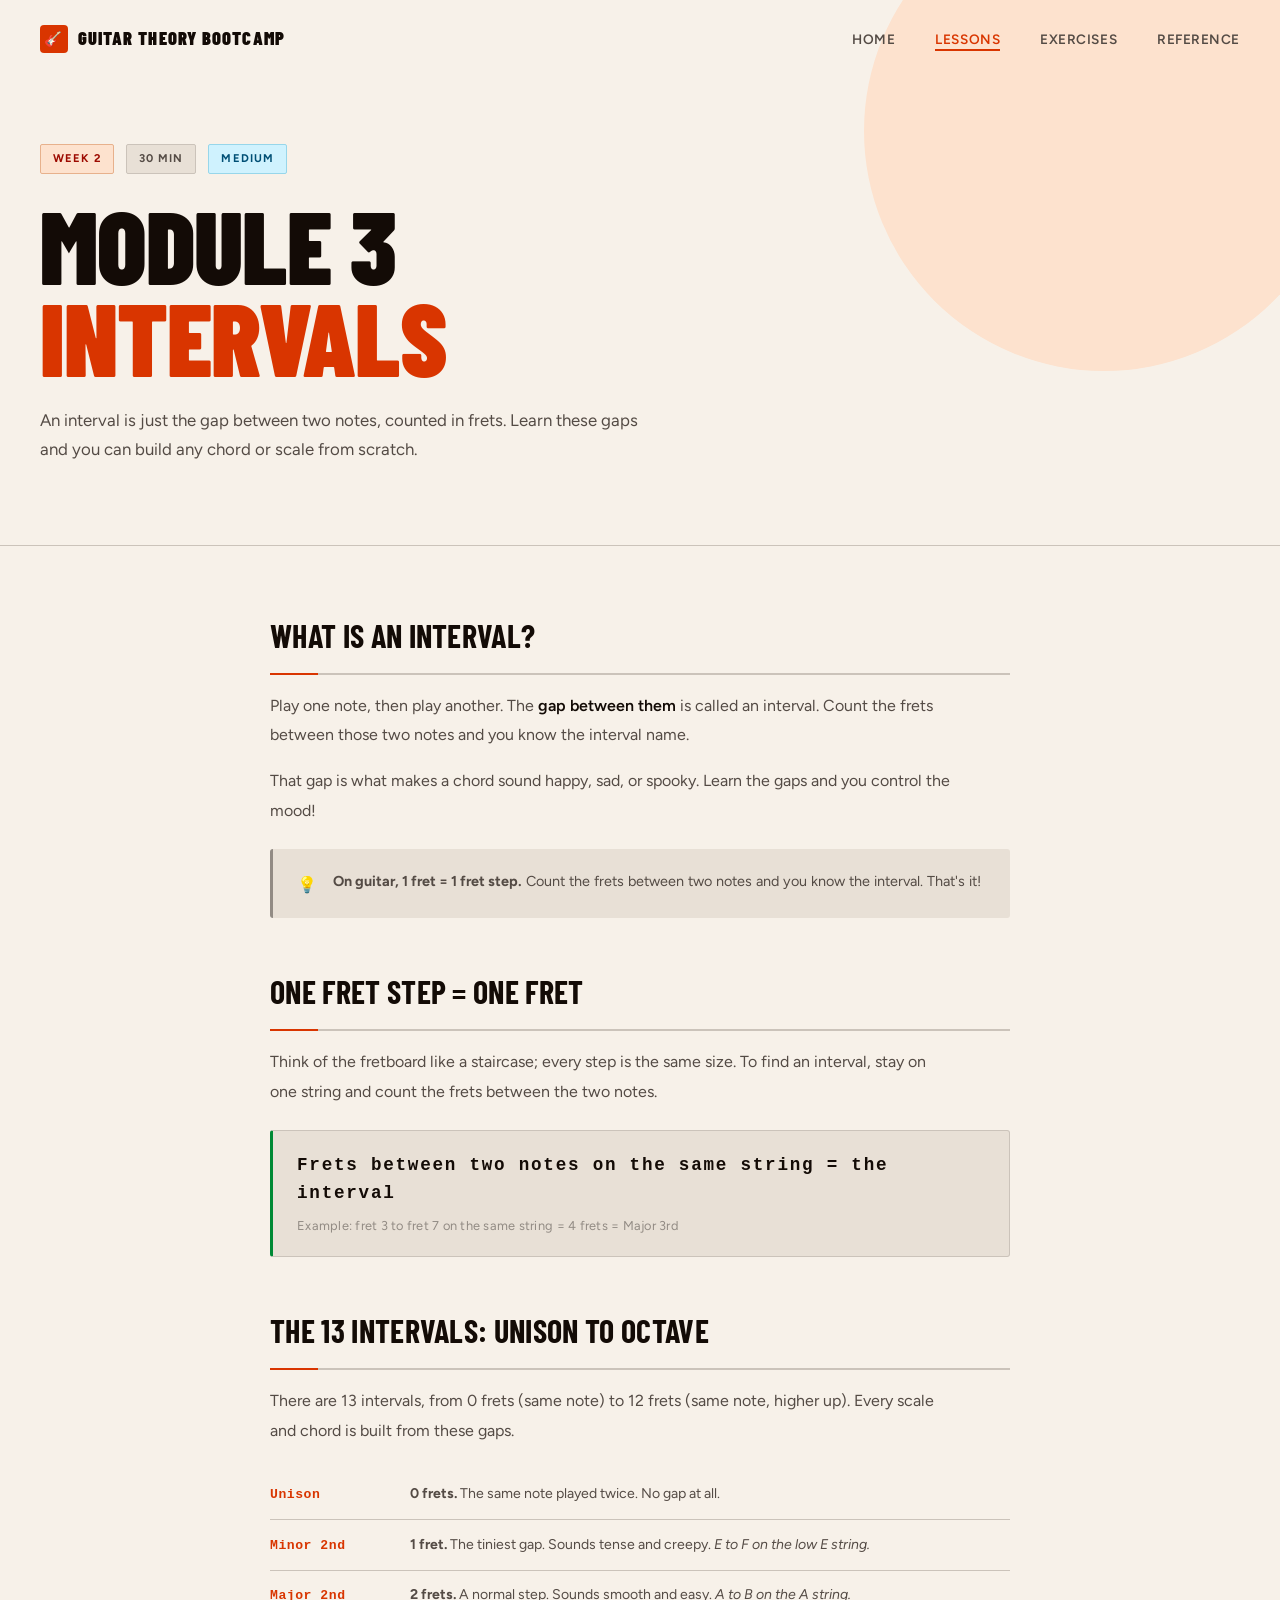
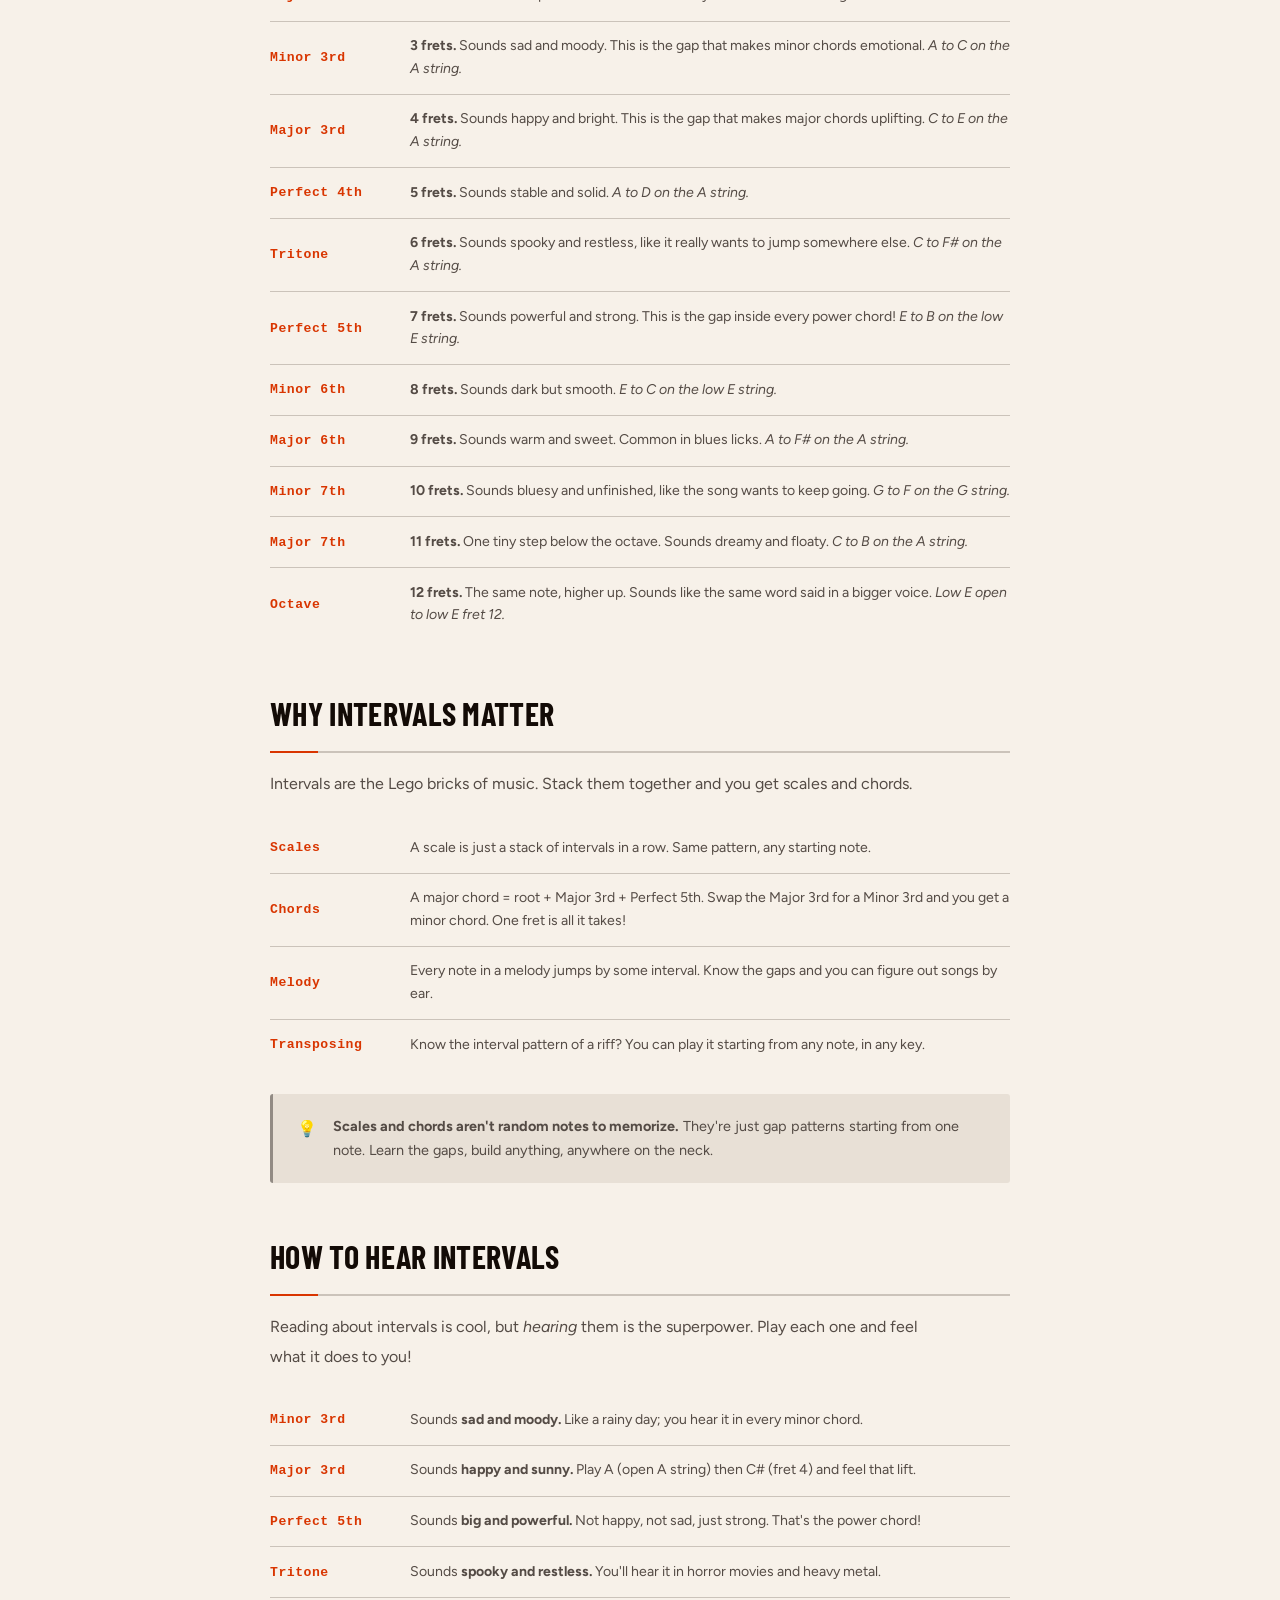
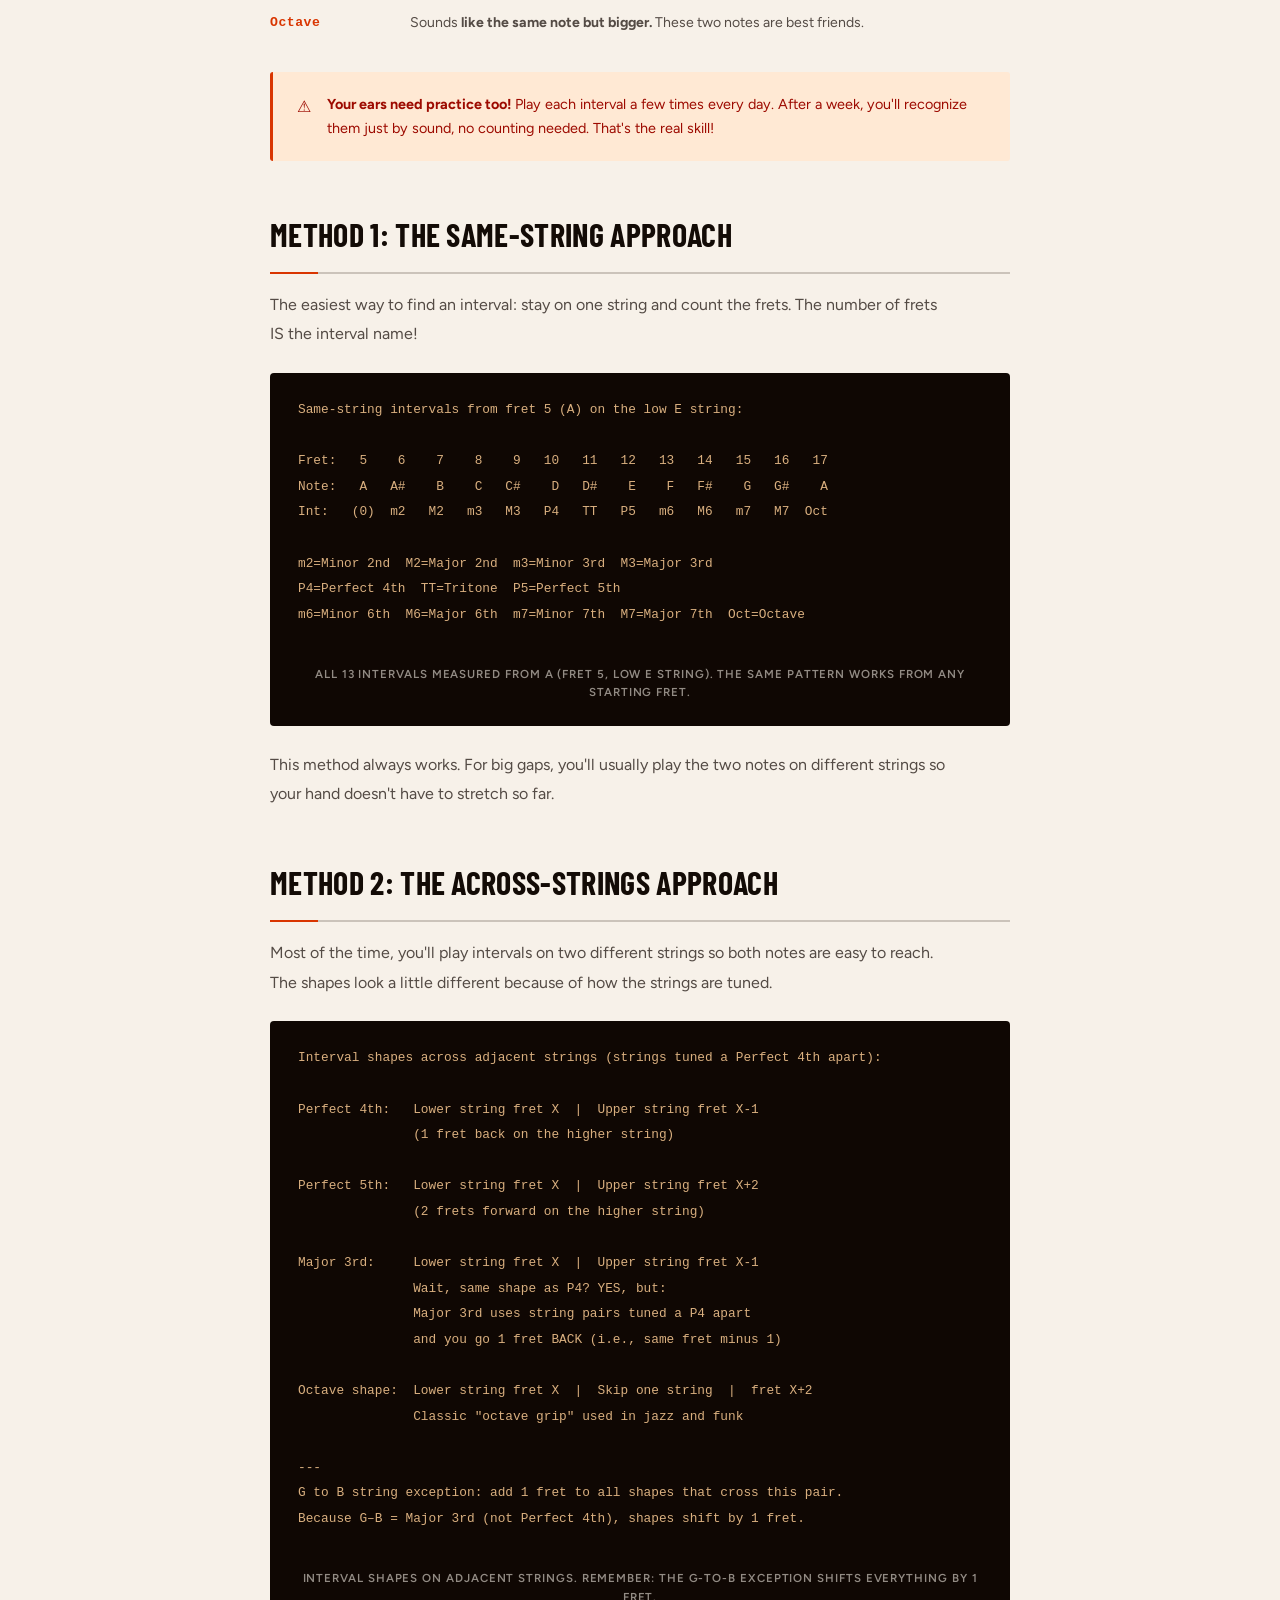
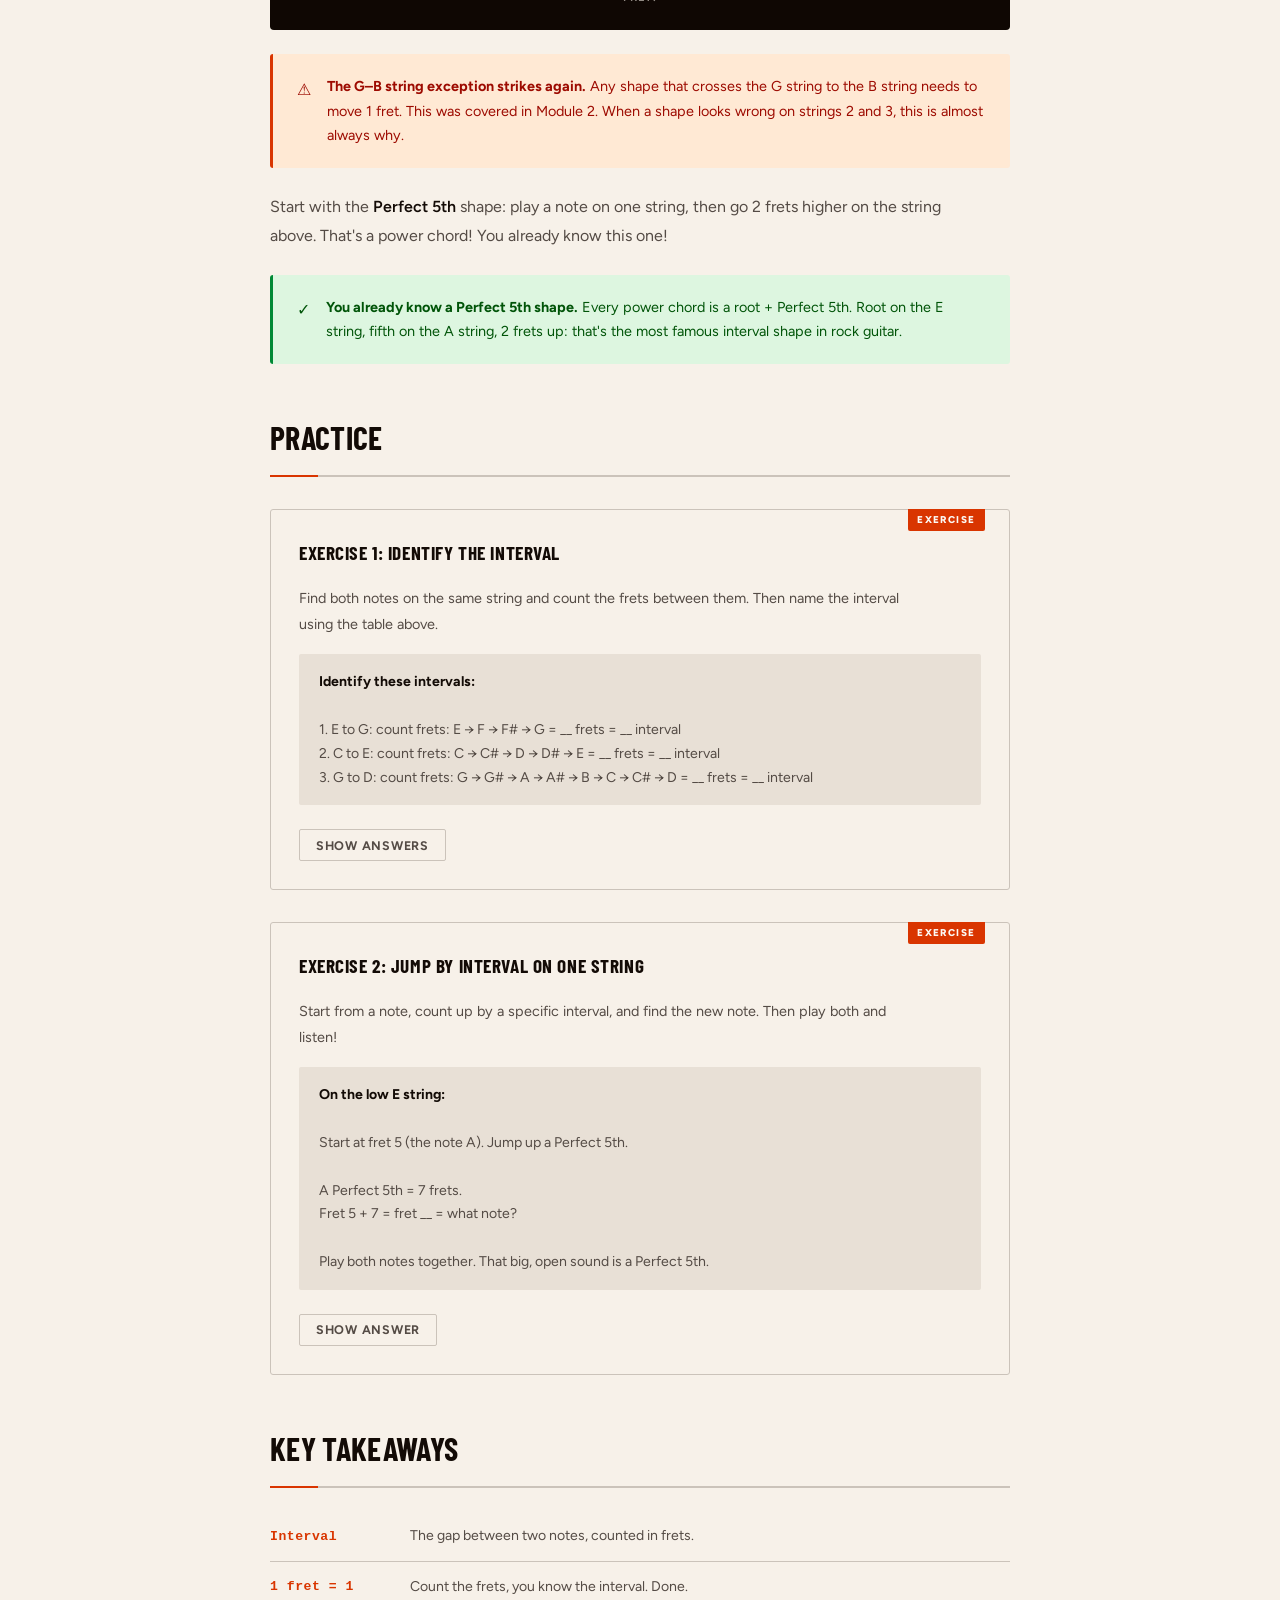
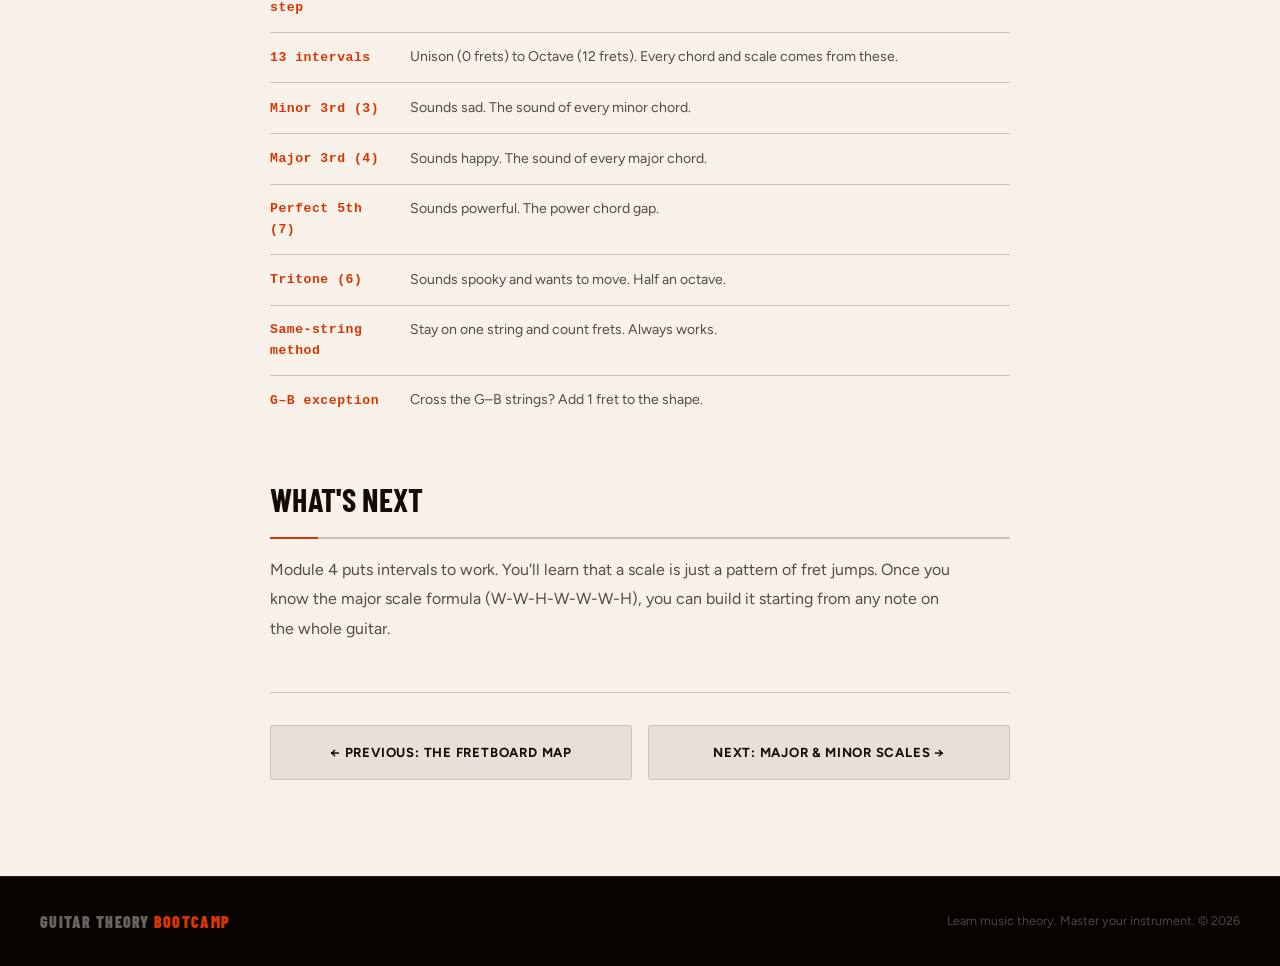
<file: pages/lesson-3.html>
<!DOCTYPE html>
<html lang="en">
<head>
  <meta charset="UTF-8">
  <meta name="viewport" content="width=device-width, initial-scale=1.0">
  <title>Module 3: Intervals | Guitar Theory Bootcamp</title>
  <meta name="description" content="An interval is the gap between two notes, counted in frets. Learn all 13 intervals and what each one sounds like.">
  <link rel="stylesheet" href="../css/style.css">
  <link rel="stylesheet" href="../css/responsive.css">
</head>
<body>

<div id="progress"></div>

<nav class="nav" id="nav">
  <div class="nav-inner">
    <a href="../index.html" class="nav-logo">
      <div class="logo-mark">🎸</div>
      Guitar Theory Bootcamp
    </a>
    <button class="nav-toggle" id="navToggle" aria-label="Menu">
      <span></span><span></span><span></span>
    </button>
    <ul class="nav-links" id="navLinks">
      <li><a href="../index.html">Home</a></li>
      <li><a href="lessons.html" class="active">Lessons</a></li>
      <li><a href="practice.html">Exercises</a></li>
      <li><a href="reference.html">Reference</a></li>
    </ul>
  </div>
</nav>

<div class="page-hero">
  <div class="page-hero-inner">
    <div class="page-chips">
      <span class="chip chip-accent">Week 2</span>
      <span class="chip chip-neutral">30 min</span>
      <span class="chip" style="background: oklch(94% 0.04 220); color: oklch(38% 0.14 220); border: 1px solid oklch(84% 0.07 220);">Medium</span>
    </div>
    <h1 class="page-title" id="pageTitle">MODULE 3<br><span class="accent-word">INTERVALS</span></h1>
    <p class="page-lede">An interval is just the gap between two notes, counted in frets. Learn these gaps and you can build any chord or scale from scratch.</p>
  </div>
</div>

<div class="lesson-layout">

  <div class="content-section">
    <h2 class="content-h2">What Is an Interval?</h2>
    <p class="content-p">
      Play one note, then play another. The <strong>gap between them</strong> is called an interval. Count the frets between those two notes and you know the interval name.
    </p>
    <p class="content-p">
      That gap is what makes a chord sound happy, sad, or spooky. Learn the gaps and you control the mood!
    </p>

    <div class="callout callout-info">
      <span class="callout-icon">💡</span>
      <div><strong>On guitar, 1 fret = 1 fret step.</strong> Count the frets between two notes and you know the interval. That's it!</div>
    </div>
  </div>

  <div class="content-section">
    <h2 class="content-h2">One Fret Step = One Fret</h2>
    <p class="content-p">
      Think of the fretboard like a staircase; every step is the same size. To find an interval, stay on one string and count the frets between the two notes.
    </p>

    <div class="formula-block">
      Frets between two notes on the same string = the interval
      <small>Example: fret 3 to fret 7 on the same string = 4 frets = Major 3rd</small>
    </div>
  </div>

  <div class="content-section">
    <h2 class="content-h2">The 13 Intervals: Unison to Octave</h2>
    <p class="content-p">
      There are 13 intervals, from 0 frets (same note) to 12 frets (same note, higher up). Every scale and chord is built from these gaps.
    </p>

    <table class="def-table">
      <tr>
        <td>Unison</td>
        <td><strong>0 frets.</strong> The same note played twice. No gap at all.</td>
      </tr>
      <tr>
        <td>Minor 2nd</td>
        <td><strong>1 fret.</strong> The tiniest gap. Sounds tense and creepy. <em>E to F on the low E string.</em></td>
      </tr>
      <tr>
        <td>Major 2nd</td>
        <td><strong>2 frets.</strong> A normal step. Sounds smooth and easy. <em>A to B on the A string.</em></td>
      </tr>
      <tr>
        <td>Minor 3rd</td>
        <td><strong>3 frets.</strong> Sounds sad and moody. This is the gap that makes minor chords emotional. <em>A to C on the A string.</em></td>
      </tr>
      <tr>
        <td>Major 3rd</td>
        <td><strong>4 frets.</strong> Sounds happy and bright. This is the gap that makes major chords uplifting. <em>C to E on the A string.</em></td>
      </tr>
      <tr>
        <td>Perfect 4th</td>
        <td><strong>5 frets.</strong> Sounds stable and solid. <em>A to D on the A string.</em></td>
      </tr>
      <tr>
        <td>Tritone</td>
        <td><strong>6 frets.</strong> Sounds spooky and restless, like it really wants to jump somewhere else. <em>C to F# on the A string.</em></td>
      </tr>
      <tr>
        <td>Perfect 5th</td>
        <td><strong>7 frets.</strong> Sounds powerful and strong. This is the gap inside every power chord! <em>E to B on the low E string.</em></td>
      </tr>
      <tr>
        <td>Minor 6th</td>
        <td><strong>8 frets.</strong> Sounds dark but smooth. <em>E to C on the low E string.</em></td>
      </tr>
      <tr>
        <td>Major 6th</td>
        <td><strong>9 frets.</strong> Sounds warm and sweet. Common in blues licks. <em>A to F# on the A string.</em></td>
      </tr>
      <tr>
        <td>Minor 7th</td>
        <td><strong>10 frets.</strong> Sounds bluesy and unfinished, like the song wants to keep going. <em>G to F on the G string.</em></td>
      </tr>
      <tr>
        <td>Major 7th</td>
        <td><strong>11 frets.</strong> One tiny step below the octave. Sounds dreamy and floaty. <em>C to B on the A string.</em></td>
      </tr>
      <tr>
        <td>Octave</td>
        <td><strong>12 frets.</strong> The same note, higher up. Sounds like the same word said in a bigger voice. <em>Low E open to low E fret 12.</em></td>
      </tr>
    </table>
  </div>

  <div class="content-section">
    <h2 class="content-h2">Why Intervals Matter</h2>
    <p class="content-p">
      Intervals are the Lego bricks of music. Stack them together and you get scales and chords.
    </p>

    <table class="def-table">
      <tr><td>Scales</td><td>A scale is just a stack of intervals in a row. Same pattern, any starting note.</td></tr>
      <tr><td>Chords</td><td>A major chord = root + Major 3rd + Perfect 5th. Swap the Major 3rd for a Minor 3rd and you get a minor chord. One fret is all it takes!</td></tr>
      <tr><td>Melody</td><td>Every note in a melody jumps by some interval. Know the gaps and you can figure out songs by ear.</td></tr>
      <tr><td>Transposing</td><td>Know the interval pattern of a riff? You can play it starting from any note, in any key.</td></tr>
    </table>

    <div class="callout callout-info">
      <span class="callout-icon">💡</span>
      <div><strong>Scales and chords aren't random notes to memorize.</strong> They're just gap patterns starting from one note. Learn the gaps, build anything, anywhere on the neck.</div>
    </div>
  </div>

  <div class="content-section">
    <h2 class="content-h2">How to Hear Intervals</h2>
    <p class="content-p">
      Reading about intervals is cool, but <em>hearing</em> them is the superpower. Play each one and feel what it does to you!
    </p>

    <table class="def-table">
      <tr><td>Minor 3rd</td><td>Sounds <strong>sad and moody.</strong> Like a rainy day; you hear it in every minor chord.</td></tr>
      <tr><td>Major 3rd</td><td>Sounds <strong>happy and sunny.</strong> Play A (open A string) then C# (fret 4) and feel that lift.</td></tr>
      <tr><td>Perfect 5th</td><td>Sounds <strong>big and powerful.</strong> Not happy, not sad, just strong. That's the power chord!</td></tr>
      <tr><td>Tritone</td><td>Sounds <strong>spooky and restless.</strong> You'll hear it in horror movies and heavy metal.</td></tr>
      <tr><td>Octave</td><td>Sounds <strong>like the same note but bigger.</strong> These two notes are best friends.</td></tr>
    </table>

    <div class="callout callout-warning">
      <span class="callout-icon">⚠</span>
      <div><strong>Your ears need practice too!</strong> Play each interval a few times every day. After a week, you'll recognize them just by sound, no counting needed. That's the real skill!</div>
    </div>
  </div>

  <div class="content-section">
    <h2 class="content-h2">Method 1: The Same-String Approach</h2>
    <p class="content-p">
      The easiest way to find an interval: stay on one string and count the frets. The number of frets IS the interval name!
    </p>

    <div class="fretboard-block">
      <pre>
Same-string intervals from fret 5 (A) on the low E string:

Fret:   5    6    7    8    9   10   11   12   13   14   15   16   17
Note:   A   A#    B    C   C#    D   D#    E    F   F#    G   G#    A
Int:   (0)  m2   M2   m3   M3   P4   TT   P5   m6   M6   m7   M7  Oct

m2=Minor 2nd  M2=Major 2nd  m3=Minor 3rd  M3=Major 3rd
P4=Perfect 4th  TT=Tritone  P5=Perfect 5th
m6=Minor 6th  M6=Major 6th  m7=Minor 7th  M7=Major 7th  Oct=Octave
      </pre>
      <p class="fretboard-caption">All 13 intervals measured from A (fret 5, low E string). The same pattern works from any starting fret.</p>
    </div>

    <p class="content-p">
      This method always works. For big gaps, you'll usually play the two notes on different strings so your hand doesn't have to stretch so far.
    </p>
  </div>

  <div class="content-section">
    <h2 class="content-h2">Method 2: The Across-Strings Approach</h2>
    <p class="content-p">
      Most of the time, you'll play intervals on two different strings so both notes are easy to reach. The shapes look a little different because of how the strings are tuned.
    </p>

    <div class="fretboard-block">
      <pre>
Interval shapes across adjacent strings (strings tuned a Perfect 4th apart):

Perfect 4th:   Lower string fret X  |  Upper string fret X-1
               (1 fret back on the higher string)

Perfect 5th:   Lower string fret X  |  Upper string fret X+2
               (2 frets forward on the higher string)

Major 3rd:     Lower string fret X  |  Upper string fret X-1
               Wait, same shape as P4? YES, but:
               Major 3rd uses string pairs tuned a P4 apart
               and you go 1 fret BACK (i.e., same fret minus 1)

Octave shape:  Lower string fret X  |  Skip one string  |  fret X+2
               Classic "octave grip" used in jazz and funk

---
G to B string exception: add 1 fret to all shapes that cross this pair.
Because G–B = Major 3rd (not Perfect 4th), shapes shift by 1 fret.
      </pre>
      <p class="fretboard-caption">Interval shapes on adjacent strings. Remember: the G-to-B exception shifts everything by 1 fret.</p>
    </div>

    <div class="callout callout-warning">
      <span class="callout-icon">⚠</span>
      <div><strong>The G–B string exception strikes again.</strong> Any shape that crosses the G string to the B string needs to move 1 fret. This was covered in Module 2. When a shape looks wrong on strings 2 and 3, this is almost always why.</div>
    </div>

    <p class="content-p">
      Start with the <strong>Perfect 5th</strong> shape: play a note on one string, then go 2 frets higher on the string above. That's a power chord! You already know this one!
    </p>

    <div class="callout callout-success">
      <span class="callout-icon">✓</span>
      <div><strong>You already know a Perfect 5th shape.</strong> Every power chord is a root + Perfect 5th. Root on the E string, fifth on the A string, 2 frets up: that's the most famous interval shape in rock guitar.</div>
    </div>
  </div>

  <!-- EXERCISES -->
  <div class="content-section" id="practice">
    <h2 class="content-h2">Practice</h2>

    <div class="exercise">
      <h3 class="exercise-title">Exercise 1: Identify the Interval</h3>
      <p class="content-p" style="font-size: 0.9rem;">
        Find both notes on the same string and count the frets between them. Then name the interval using the table above.
      </p>

      <div class="exercise-box">
        <strong>Identify these intervals:</strong><br><br>
        1. E to G: count frets: E → F → F# → G = __ frets = __ interval<br>
        2. C to E: count frets: C → C# → D → D# → E = __ frets = __ interval<br>
        3. G to D: count frets: G → G# → A → A# → B → C → C# → D = __ frets = __ interval
      </div>

      <button class="reveal-btn" onclick="toggleReveal('ex1', this)" data-closed="Show answers" data-open="Hide answers">Show answers</button>
      <div class="reveal-content" id="ex1">
        <strong>Answers:</strong>
        <ul>
          <li><strong>E to G = 3 frets = Minor 3rd.</strong> That's the sad, moody sound you hear in every minor chord.</li>
          <li><strong>C to E = 4 frets = Major 3rd.</strong> That's the happy, bright sound in every major chord. Just one fret difference from the Minor 3rd, but it changes everything!</li>
          <li><strong>G to D = 7 frets = Perfect 5th.</strong> That's the power chord gap. Strong, open, and awesome with distortion.</li>
        </ul>
      </div>
    </div>

    <div class="exercise">
      <h3 class="exercise-title">Exercise 2: Jump by Interval on One String</h3>
      <p class="content-p" style="font-size: 0.9rem;">
        Start from a note, count up by a specific interval, and find the new note. Then play both and listen!
      </p>

      <div class="exercise-box">
        <strong>On the low E string:</strong><br><br>
        Start at fret 5 (the note A). Jump up a Perfect 5th.<br><br>
        A Perfect 5th = 7 frets.<br>
        Fret 5 + 7 = fret __ = what note?<br><br>
        Play both notes together. That big, open sound is a Perfect 5th.
      </div>

      <button class="reveal-btn" onclick="toggleReveal('ex2', this)" data-closed="Show answer" data-open="Hide answer">Show answer</button>
      <div class="reveal-content" id="ex2">
        <strong>Answer: Fret 12 = E.</strong>
        <ul>
          <li>Fret 5 = A. Jump up 7 frets = fret 12 = E.</li>
          <li>A to E is a Perfect 5th, the same gap as an open A power chord!</li>
          <li>Fret 12 has the double dot. That always marks the octave.</li>
        </ul>
        You just proved that the Perfect 5th of A is E. Nice work!
      </div>
    </div>

  </div>

  <!-- TAKEAWAYS -->
  <div class="content-section">
    <h2 class="content-h2">Key Takeaways</h2>
    <table class="def-table">
      <tr><td>Interval</td><td>The gap between two notes, counted in frets.</td></tr>
      <tr><td>1 fret = 1 step</td><td>Count the frets, you know the interval. Done.</td></tr>
      <tr><td>13 intervals</td><td>Unison (0 frets) to Octave (12 frets). Every chord and scale comes from these.</td></tr>
      <tr><td>Minor 3rd (3)</td><td>Sounds sad. The sound of every minor chord.</td></tr>
      <tr><td>Major 3rd (4)</td><td>Sounds happy. The sound of every major chord.</td></tr>
      <tr><td>Perfect 5th (7)</td><td>Sounds powerful. The power chord gap.</td></tr>
      <tr><td>Tritone (6)</td><td>Sounds spooky and wants to move. Half an octave.</td></tr>
      <tr><td>Same-string method</td><td>Stay on one string and count frets. Always works.</td></tr>
      <tr><td>G–B exception</td><td>Cross the G–B strings? Add 1 fret to the shape.</td></tr>
    </table>
  </div>

  <div class="content-section">
    <h2 class="content-h2">What's Next</h2>
    <p class="content-p">Module 4 puts intervals to work. You'll learn that a scale is just a pattern of fret jumps. Once you know the major scale formula (W-W-H-W-W-W-H), you can build it starting from any note on the whole guitar.</p>
  </div>

  <div class="lesson-nav">
    <a href="lesson-2.html">← Previous: The Fretboard Map</a>
    <a href="lesson-4.html">Next: Major &amp; Minor Scales →</a>
  </div>

</div>

<footer>
  <div class="footer-inner">
    <span class="footer-brand">Guitar Theory <span>Bootcamp</span></span>
    <span class="footer-copy">Learn music theory. Master your instrument. &copy; 2026</span>
  </div>
</footer>

<script src="https://cdnjs.cloudflare.com/ajax/libs/gsap/3.12.2/gsap.min.js"></script>
<script>
  window.addEventListener('scroll', () => {
    const pct = window.scrollY / (document.documentElement.scrollHeight - window.innerHeight) * 100;
    document.getElementById('progress').style.width = pct + '%';
    document.getElementById('nav').classList.toggle('scrolled', window.scrollY > 40);
  }, { passive: true });

  document.getElementById('navToggle').addEventListener('click', function() {
    this.classList.toggle('open');
    document.getElementById('navLinks').classList.toggle('open');
  });

  gsap.from('#pageTitle', { y: 40, opacity: 0, duration: 0.8, ease: 'power4.out', delay: 0.15 });

  function toggleReveal(id, btn) {
    const el = document.getElementById(id);
    const open = el.classList.toggle('open');
    btn.textContent = open ? btn.dataset.open : btn.dataset.closed;
  }

  const io = new IntersectionObserver((entries) => {
    entries.forEach(e => {
      if (e.isIntersecting) {
        e.target.style.opacity = '1';
        e.target.style.transform = 'translateY(0)';
        io.unobserve(e.target);
      }
    });
  }, { threshold: 0.1 });

  document.querySelectorAll('.content-section').forEach((s, i) => {
    s.style.opacity = '0';
    s.style.transform = 'translateY(20px)';
    s.style.transition = `opacity 0.5s cubic-bezier(0.22,1,0.36,1) ${i * 0.04}s, transform 0.5s cubic-bezier(0.22,1,0.36,1) ${i * 0.04}s`;
    io.observe(s);
  });
</script>
</body>
</html>
</file>
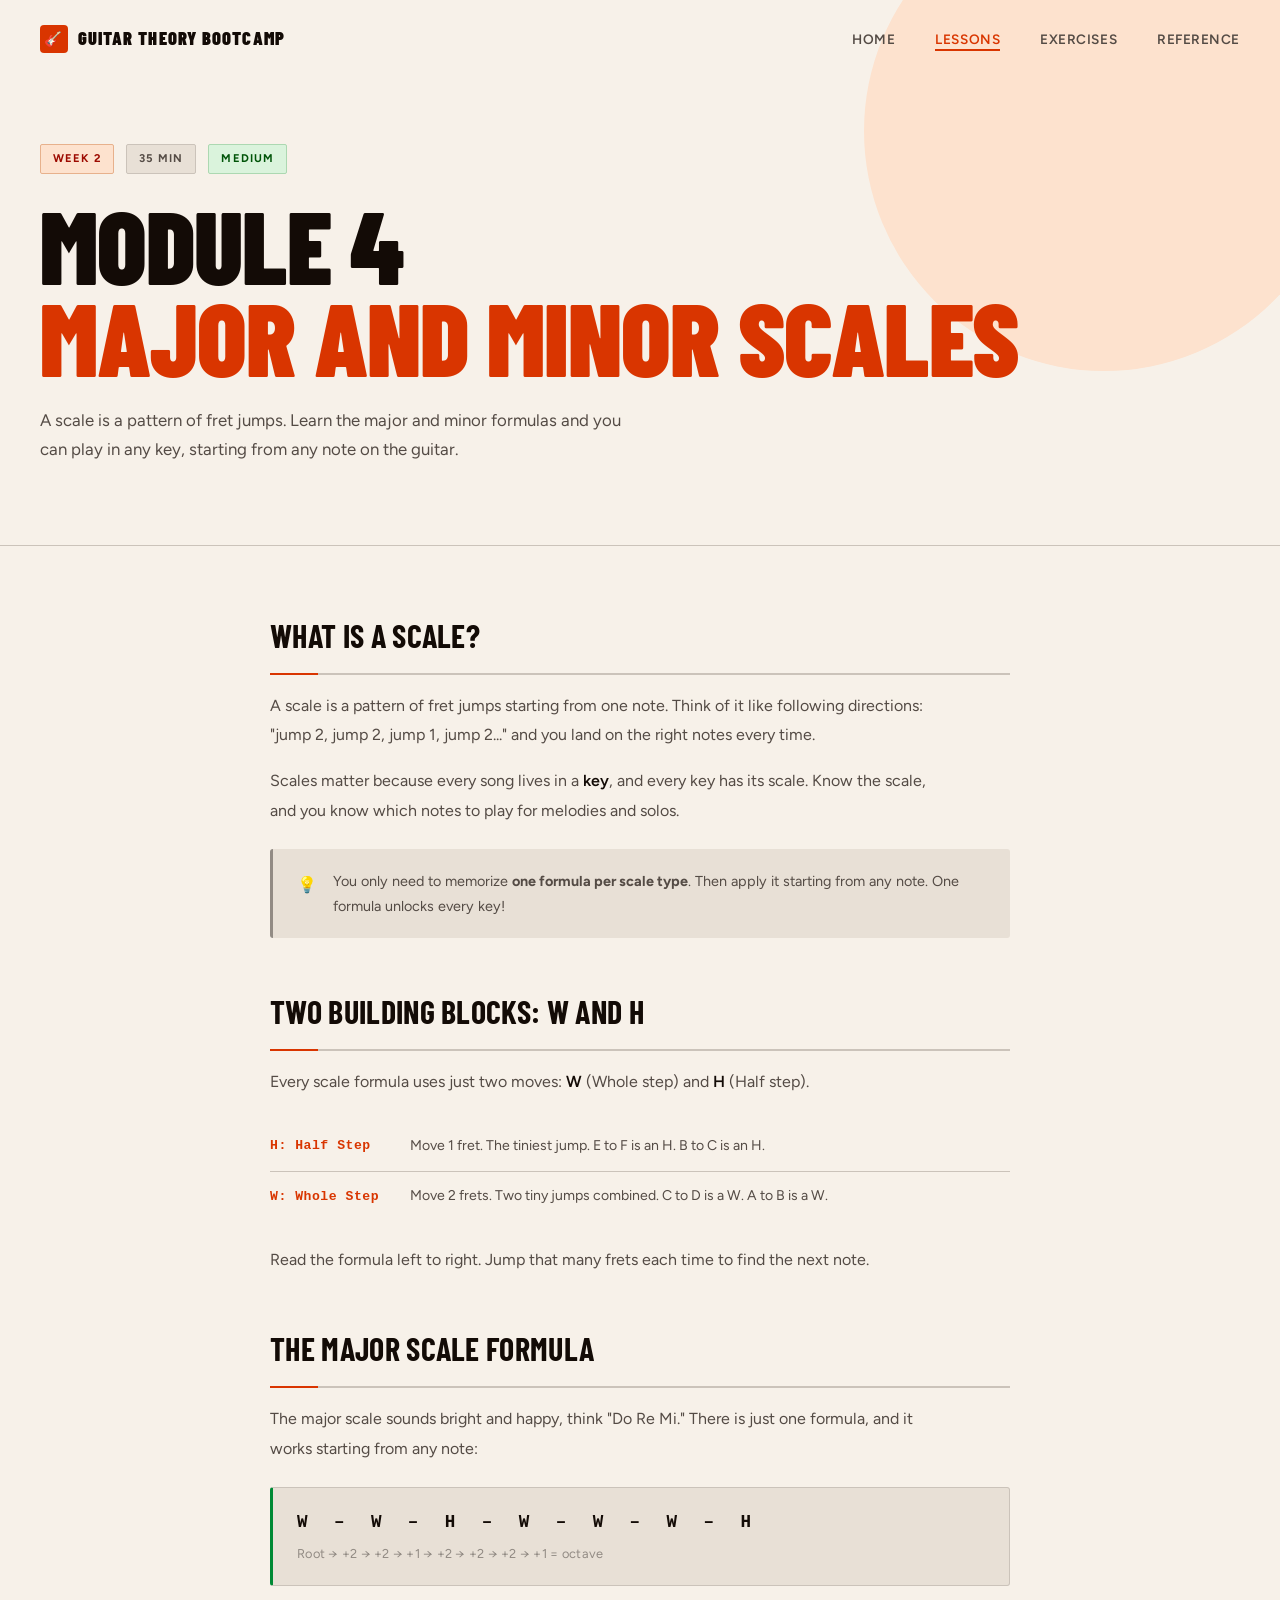
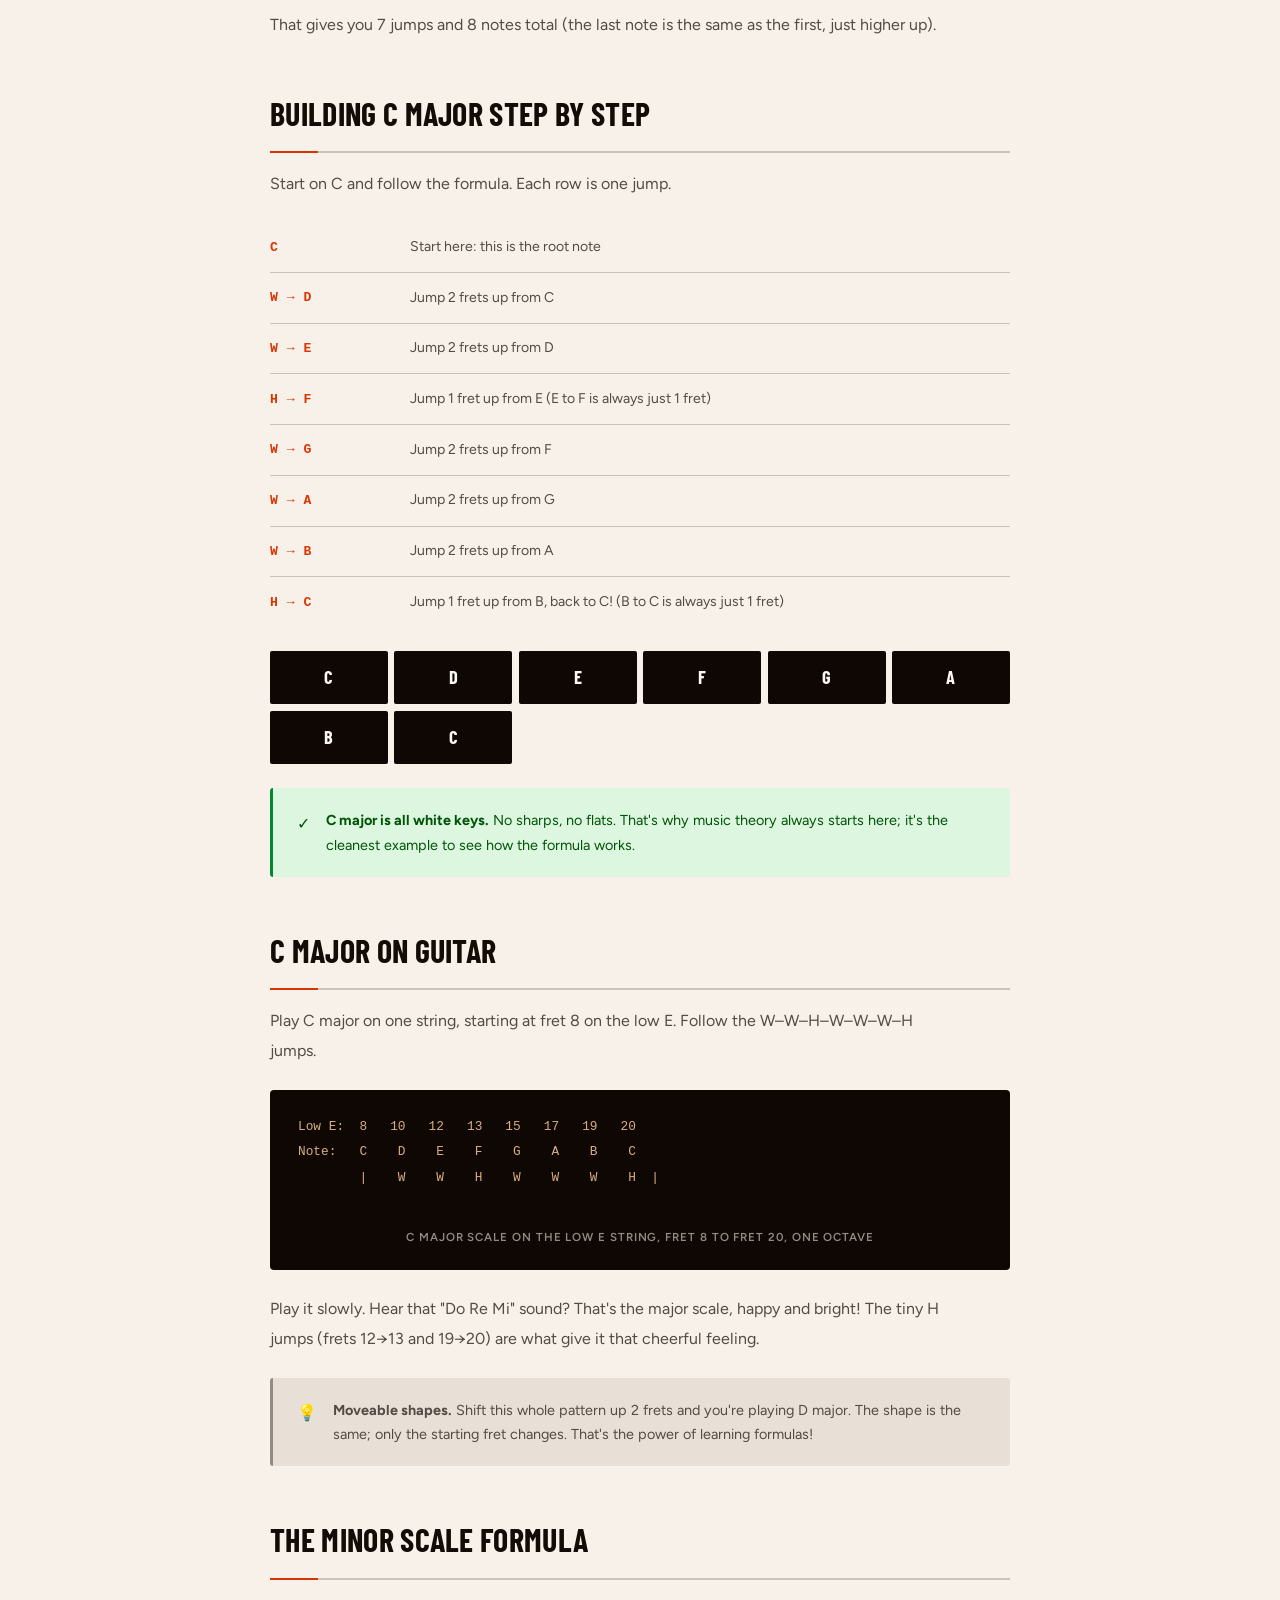
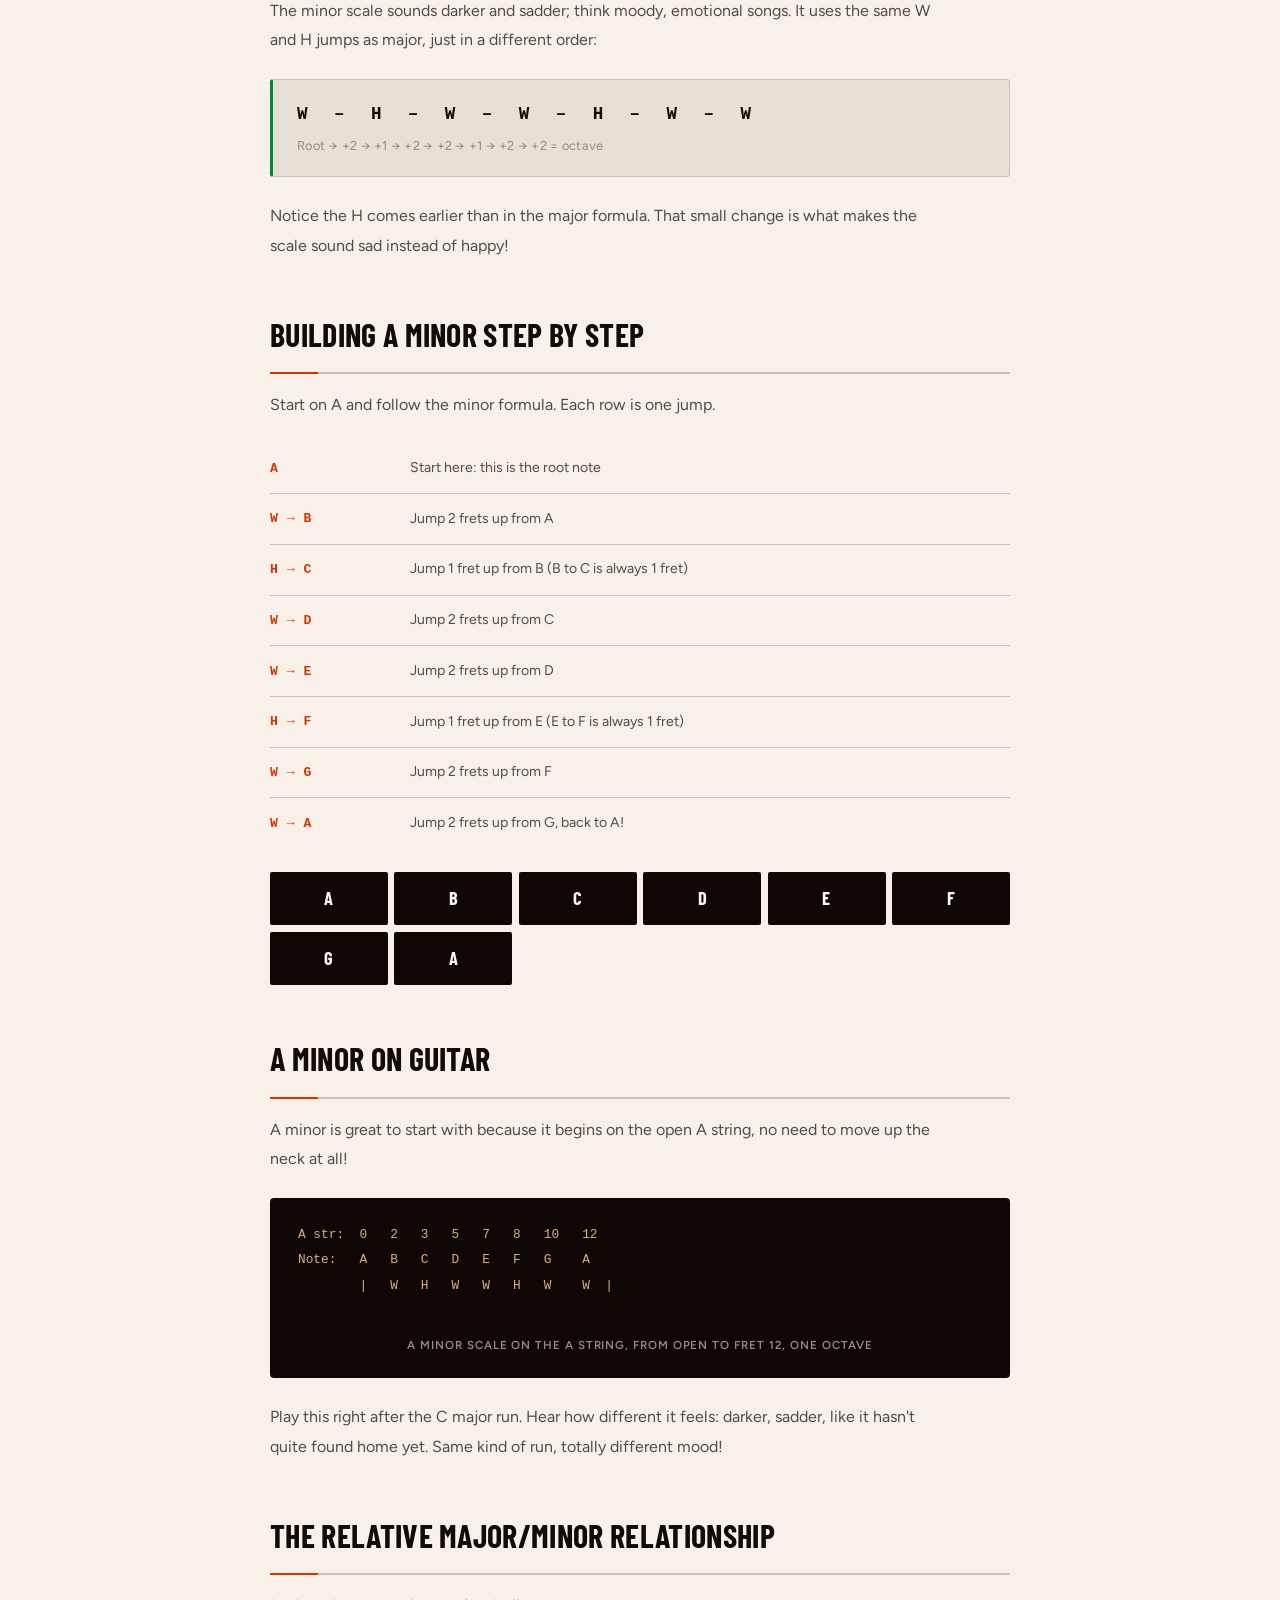
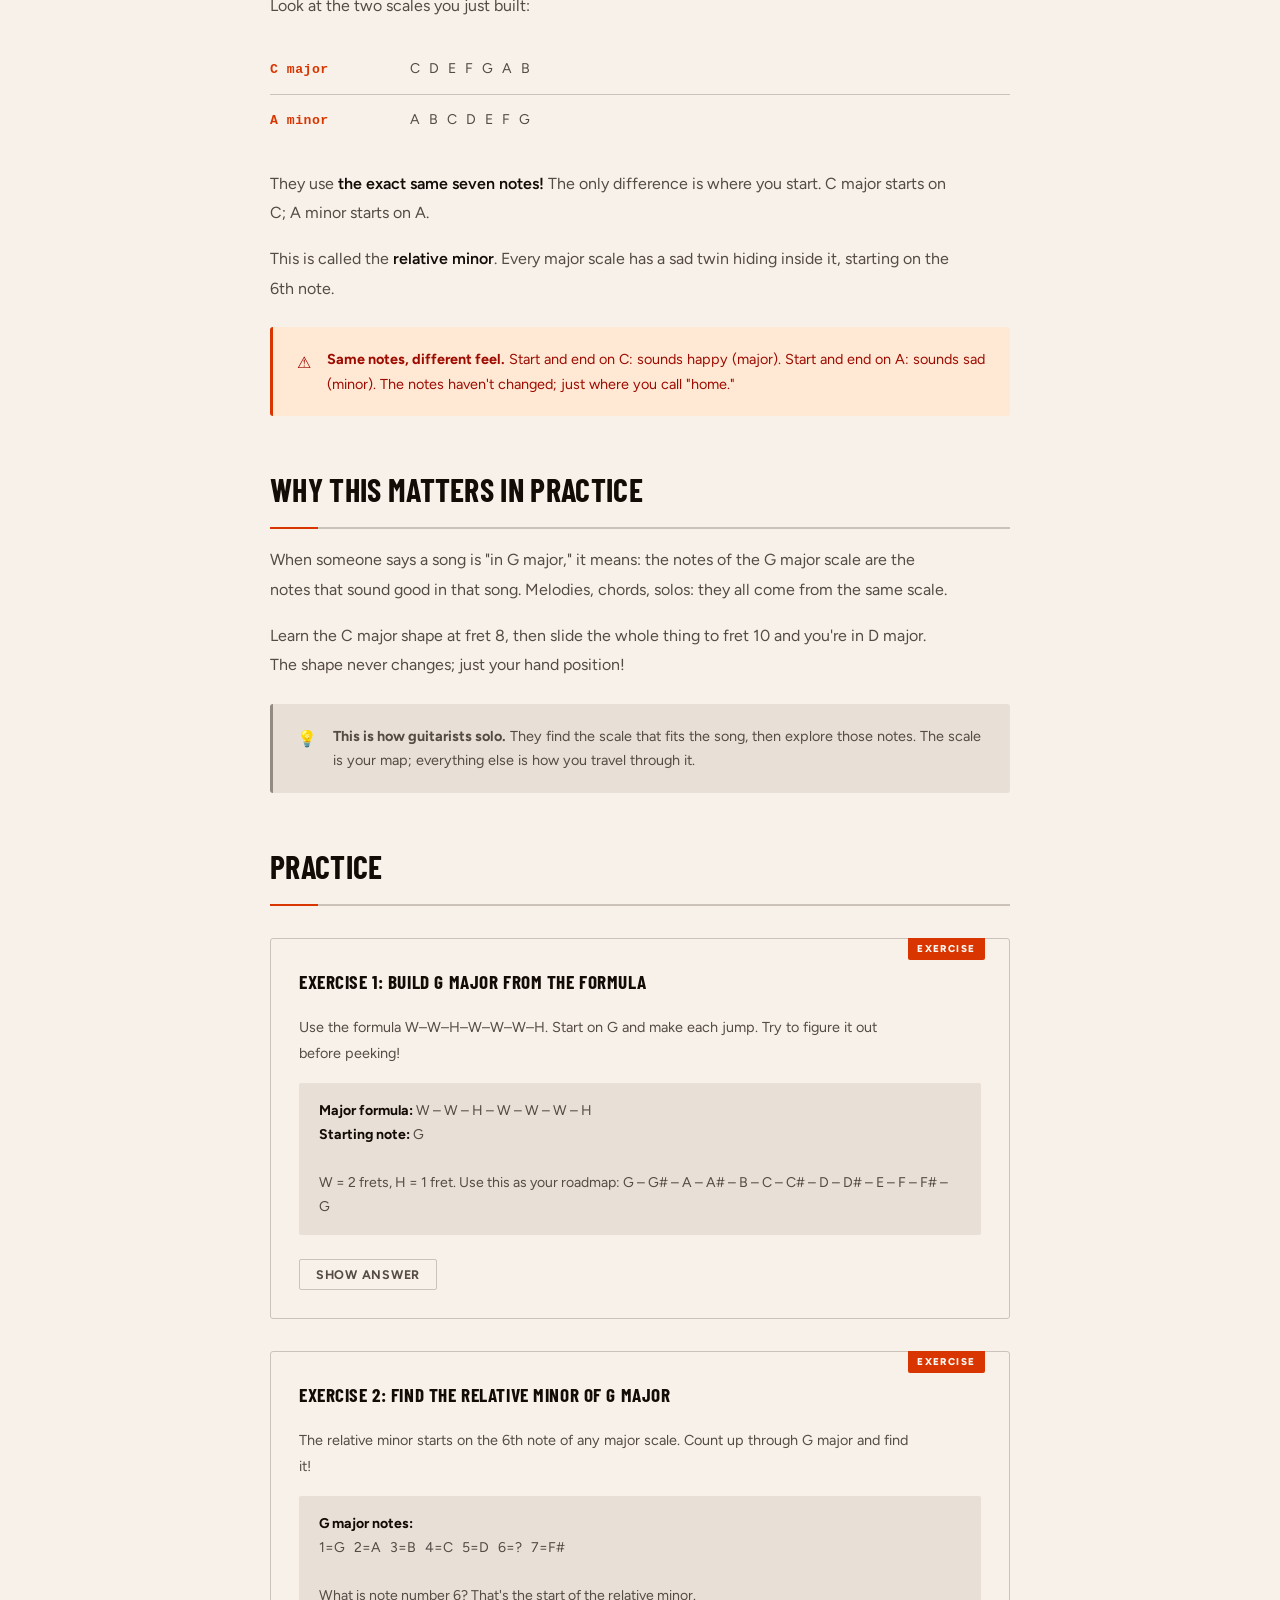
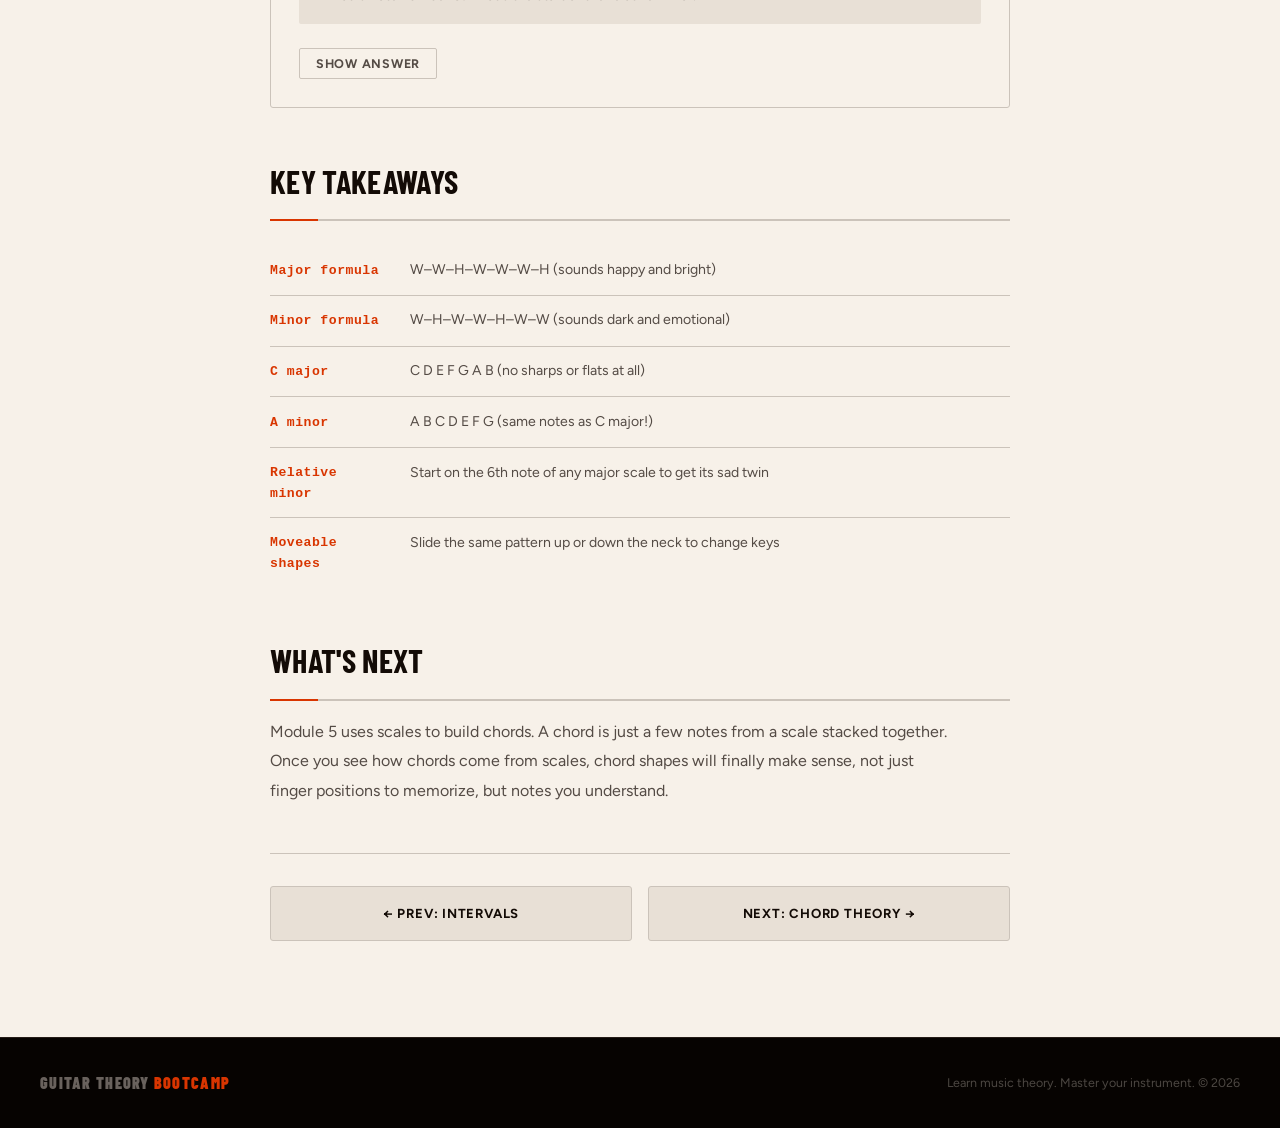
<file: pages/lesson-4.html>
<!DOCTYPE html>
<html lang="en">
<head>
  <meta charset="UTF-8">
  <meta name="viewport" content="width=device-width, initial-scale=1.0">
  <title>Module 4: Major and Minor Scales: Guitar Theory Bootcamp</title>
  <meta name="description" content="Learn the major and minor scale formulas, build C major and A minor from scratch, and understand how scales connect to everything you play.">
  <link rel="stylesheet" href="../css/style.css">
  <link rel="stylesheet" href="../css/responsive.css">
</head>
<body>

<div id="progress"></div>

<nav class="nav" id="nav">
  <div class="nav-inner">
    <a href="../index.html" class="nav-logo">
      <div class="logo-mark">🎸</div>
      Guitar Theory Bootcamp
    </a>
    <button class="nav-toggle" id="navToggle" aria-label="Menu">
      <span></span><span></span><span></span>
    </button>
    <ul class="nav-links" id="navLinks">
      <li><a href="../index.html">Home</a></li>
      <li><a href="lessons.html" class="active">Lessons</a></li>
      <li><a href="practice.html">Exercises</a></li>
      <li><a href="reference.html">Reference</a></li>
    </ul>
  </div>
</nav>

<div class="page-hero">
  <div class="page-hero-inner">
    <div class="page-chips">
      <span class="chip chip-accent">Week 2</span>
      <span class="chip chip-neutral">35 min</span>
      <span class="chip chip-green">Medium</span>
    </div>
    <h1 class="page-title" id="pageTitle">MODULE 4<br><span class="accent-word">MAJOR AND MINOR SCALES</span></h1>
    <p class="page-lede">A scale is a pattern of fret jumps. Learn the major and minor formulas and you can play in any key, starting from any note on the guitar.</p>
  </div>
</div>

<div class="lesson-layout">

  <div class="content-section">
    <h2 class="content-h2">What Is a Scale?</h2>
    <p class="content-p">
      A scale is a pattern of fret jumps starting from one note. Think of it like following directions: "jump 2, jump 2, jump 1, jump 2..." and you land on the right notes every time.
    </p>
    <p class="content-p">
      Scales matter because every song lives in a <strong>key</strong>, and every key has its scale. Know the scale, and you know which notes to play for melodies and solos.
    </p>
    <div class="callout callout-info">
      <span class="callout-icon">💡</span>
      <div>You only need to memorize <strong>one formula per scale type</strong>. Then apply it starting from any note. One formula unlocks every key!</div>
    </div>
  </div>

  <div class="content-section">
    <h2 class="content-h2">Two Building Blocks: W and H</h2>
    <p class="content-p">
      Every scale formula uses just two moves: <strong>W</strong> (Whole step) and <strong>H</strong> (Half step).
    </p>

    <table class="def-table">
      <tr>
        <td>H: Half Step</td>
        <td>Move 1 fret. The tiniest jump. E to F is an H. B to C is an H.</td>
      </tr>
      <tr>
        <td>W: Whole Step</td>
        <td>Move 2 frets. Two tiny jumps combined. C to D is a W. A to B is a W.</td>
      </tr>
    </table>

    <p class="content-p">
      Read the formula left to right. Jump that many frets each time to find the next note.
    </p>
  </div>

  <div class="content-section">
    <h2 class="content-h2">The Major Scale Formula</h2>
    <p class="content-p">
      The major scale sounds bright and happy, think "Do Re Mi." There is just one formula, and it works starting from any note:
    </p>

    <div class="formula-block">
      W &nbsp;–&nbsp; W &nbsp;–&nbsp; H &nbsp;–&nbsp; W &nbsp;–&nbsp; W &nbsp;–&nbsp; W &nbsp;–&nbsp; H
      <small>Root → +2 → +2 → +1 → +2 → +2 → +2 → +1 = octave</small>
    </div>

    <p class="content-p">
      That gives you 7 jumps and 8 notes total (the last note is the same as the first, just higher up).
    </p>
  </div>

  <div class="content-section">
    <h2 class="content-h2">Building C Major Step by Step</h2>
    <p class="content-p">
      Start on C and follow the formula. Each row is one jump.
    </p>

    <table class="def-table">
      <tr><td>C</td><td>Start here: this is the root note</td></tr>
      <tr><td>W → D</td><td>Jump 2 frets up from C</td></tr>
      <tr><td>W → E</td><td>Jump 2 frets up from D</td></tr>
      <tr><td>H → F</td><td>Jump 1 fret up from E (E to F is always just 1 fret)</td></tr>
      <tr><td>W → G</td><td>Jump 2 frets up from F</td></tr>
      <tr><td>W → A</td><td>Jump 2 frets up from G</td></tr>
      <tr><td>W → B</td><td>Jump 2 frets up from A</td></tr>
      <tr><td>H → C</td><td>Jump 1 fret up from B, back to C! (B to C is always just 1 fret)</td></tr>
    </table>

    <div class="note-display-grid">
      <div class="note-cell natural">C</div>
      <div class="note-cell natural">D</div>
      <div class="note-cell natural">E</div>
      <div class="note-cell natural">F</div>
      <div class="note-cell natural">G</div>
      <div class="note-cell natural">A</div>
      <div class="note-cell natural">B</div>
      <div class="note-cell natural">C</div>
    </div>

    <div class="callout callout-success">
      <span class="callout-icon">✓</span>
      <div><strong>C major is all white keys.</strong> No sharps, no flats. That's why music theory always starts here; it's the cleanest example to see how the formula works.</div>
    </div>
  </div>

  <div class="content-section">
    <h2 class="content-h2">C Major on Guitar</h2>
    <p class="content-p">
      Play C major on one string, starting at fret 8 on the low E. Follow the W–W–H–W–W–W–H jumps.
    </p>

    <div class="fretboard-block">
      <pre>
Low E:  8   10   12   13   15   17   19   20
Note:   C    D    E    F    G    A    B    C
        |    W    W    H    W    W    W    H  |
      </pre>
      <p class="fretboard-caption">C major scale on the low E string, fret 8 to fret 20, one octave</p>
    </div>

    <p class="content-p">
      Play it slowly. Hear that "Do Re Mi" sound? That's the major scale, happy and bright! The tiny H jumps (frets 12→13 and 19→20) are what give it that cheerful feeling.
    </p>
    <div class="callout callout-info">
      <span class="callout-icon">💡</span>
      <div><strong>Moveable shapes.</strong> Shift this whole pattern up 2 frets and you're playing D major. The shape is the same; only the starting fret changes. That's the power of learning formulas!</div>
    </div>
  </div>

  <div class="content-section">
    <h2 class="content-h2">The Minor Scale Formula</h2>
    <p class="content-p">
      The minor scale sounds darker and sadder; think moody, emotional songs. It uses the same W and H jumps as major, just in a different order:
    </p>

    <div class="formula-block">
      W &nbsp;–&nbsp; H &nbsp;–&nbsp; W &nbsp;–&nbsp; W &nbsp;–&nbsp; H &nbsp;–&nbsp; W &nbsp;–&nbsp; W
      <small>Root → +2 → +1 → +2 → +2 → +1 → +2 → +2 = octave</small>
    </div>

    <p class="content-p">
      Notice the H comes earlier than in the major formula. That small change is what makes the scale sound sad instead of happy!
    </p>
  </div>

  <div class="content-section">
    <h2 class="content-h2">Building A Minor Step by Step</h2>
    <p class="content-p">
      Start on A and follow the minor formula. Each row is one jump.
    </p>

    <table class="def-table">
      <tr><td>A</td><td>Start here: this is the root note</td></tr>
      <tr><td>W → B</td><td>Jump 2 frets up from A</td></tr>
      <tr><td>H → C</td><td>Jump 1 fret up from B (B to C is always 1 fret)</td></tr>
      <tr><td>W → D</td><td>Jump 2 frets up from C</td></tr>
      <tr><td>W → E</td><td>Jump 2 frets up from D</td></tr>
      <tr><td>H → F</td><td>Jump 1 fret up from E (E to F is always 1 fret)</td></tr>
      <tr><td>W → G</td><td>Jump 2 frets up from F</td></tr>
      <tr><td>W → A</td><td>Jump 2 frets up from G, back to A!</td></tr>
    </table>

    <div class="note-display-grid">
      <div class="note-cell natural">A</div>
      <div class="note-cell natural">B</div>
      <div class="note-cell natural">C</div>
      <div class="note-cell natural">D</div>
      <div class="note-cell natural">E</div>
      <div class="note-cell natural">F</div>
      <div class="note-cell natural">G</div>
      <div class="note-cell natural">A</div>
    </div>
  </div>

  <div class="content-section">
    <h2 class="content-h2">A Minor on Guitar</h2>
    <p class="content-p">
      A minor is great to start with because it begins on the open A string, no need to move up the neck at all!
    </p>

    <div class="fretboard-block">
      <pre>
A str:  0   2   3   5   7   8   10   12
Note:   A   B   C   D   E   F   G    A
        |   W   H   W   W   H   W    W  |
      </pre>
      <p class="fretboard-caption">A minor scale on the A string, from open to fret 12, one octave</p>
    </div>

    <p class="content-p">
      Play this right after the C major run. Hear how different it feels: darker, sadder, like it hasn't quite found home yet. Same kind of run, totally different mood!
    </p>
  </div>

  <div class="content-section">
    <h2 class="content-h2">The Relative Major/Minor Relationship</h2>
    <p class="content-p">
      Look at the two scales you just built:
    </p>

    <table class="def-table">
      <tr><td>C major</td><td>C &nbsp; D &nbsp; E &nbsp; F &nbsp; G &nbsp; A &nbsp; B</td></tr>
      <tr><td>A minor</td><td>A &nbsp; B &nbsp; C &nbsp; D &nbsp; E &nbsp; F &nbsp; G</td></tr>
    </table>

    <p class="content-p">
      They use <strong>the exact same seven notes!</strong> The only difference is where you start. C major starts on C; A minor starts on A.
    </p>
    <p class="content-p">
      This is called the <strong>relative minor</strong>. Every major scale has a sad twin hiding inside it, starting on the 6th note.
    </p>

    <div class="callout callout-warning">
      <span class="callout-icon">⚠</span>
      <div><strong>Same notes, different feel.</strong> Start and end on C: sounds happy (major). Start and end on A: sounds sad (minor). The notes haven't changed; just where you call "home."</div>
    </div>
  </div>

  <div class="content-section">
    <h2 class="content-h2">Why This Matters in Practice</h2>
    <p class="content-p">
      When someone says a song is "in G major," it means: the notes of the G major scale are the notes that sound good in that song. Melodies, chords, solos: they all come from the same scale.
    </p>
    <p class="content-p">
      Learn the C major shape at fret 8, then slide the whole thing to fret 10 and you're in D major. The shape never changes; just your hand position!
    </p>
    <div class="callout callout-info">
      <span class="callout-icon">💡</span>
      <div><strong>This is how guitarists solo.</strong> They find the scale that fits the song, then explore those notes. The scale is your map; everything else is how you travel through it.</div>
    </div>
  </div>

  <!-- EXERCISES -->
  <div class="content-section" id="practice">
    <h2 class="content-h2">Practice</h2>

    <div class="exercise">
      <h3 class="exercise-title">Exercise 1: Build G Major from the Formula</h3>
      <p class="content-p" style="font-size: 0.9rem;">Use the formula W–W–H–W–W–W–H. Start on G and make each jump. Try to figure it out before peeking!</p>

      <div class="exercise-box">
        <strong>Major formula:</strong> W – W – H – W – W – W – H<br>
        <strong>Starting note:</strong> G<br><br>
        W = 2 frets, H = 1 fret. Use this as your roadmap: G – G# – A – A# – B – C – C# – D – D# – E – F – F# – G
      </div>

      <button class="reveal-btn" onclick="toggleReveal('ex1', this)" data-closed="Show answer" data-open="Hide answer">Show answer</button>
      <div class="reveal-content" id="ex1">
        <strong>G major, step by step:</strong>
        <ul>
          <li>G: start here</li>
          <li>W → A (jump 2)</li>
          <li>W → B (jump 2)</li>
          <li>H → C (jump 1)</li>
          <li>W → D (jump 2)</li>
          <li>W → E (jump 2)</li>
          <li>W → F# (jump 2; needs a sharp to keep the pattern right!)</li>
          <li>H → G (jump 1)</li>
        </ul>
        <strong>Result: G &nbsp; A &nbsp; B &nbsp; C &nbsp; D &nbsp; E &nbsp; F# &nbsp; G</strong><br><br>
        G major has one sharp: F#. Whenever you start the major formula from a note other than C, you'll usually get at least one sharp or flat.
      </div>
    </div>

    <div class="exercise">
      <h3 class="exercise-title">Exercise 2: Find the Relative Minor of G Major</h3>
      <p class="content-p" style="font-size: 0.9rem;">The relative minor starts on the 6th note of any major scale. Count up through G major and find it!</p>

      <div class="exercise-box">
        <strong>G major notes:</strong><br>
        1=G &nbsp; 2=A &nbsp; 3=B &nbsp; 4=C &nbsp; 5=D &nbsp; 6=? &nbsp; 7=F#<br><br>
        What is note number 6? That's the start of the relative minor.
      </div>

      <button class="reveal-btn" onclick="toggleReveal('ex2', this)" data-closed="Show answer" data-open="Hide answer">Show answer</button>
      <div class="reveal-content" id="ex2">
        <strong>The 6th note of G major is E.</strong><br><br>
        E minor is the relative minor of G major. They share all the same notes, just starting in a different place:<br><br>
        <strong>E minor: E &nbsp; F# &nbsp; G &nbsp; A &nbsp; B &nbsp; C &nbsp; D &nbsp; E</strong><br><br>
        Check it with the minor formula W–H–W–W–H–W–W:<br>
        <ul>
          <li>E → F# (W)</li>
          <li>F# → G (H)</li>
          <li>G → A (W)</li>
          <li>A → B (W)</li>
          <li>B → C (H)</li>
          <li>C → D (W)</li>
          <li>D → E (W)</li>
        </ul>
        Same notes as G major! A happy song in G major and a sad song in E minor can use the exact same notes; it all depends on where you "come home" to.
      </div>
    </div>
  </div>

  <!-- TAKEAWAYS -->
  <div class="content-section">
    <h2 class="content-h2">Key Takeaways</h2>
    <table class="def-table">
      <tr><td>Major formula</td><td>W–W–H–W–W–W–H (sounds happy and bright)</td></tr>
      <tr><td>Minor formula</td><td>W–H–W–W–H–W–W (sounds dark and emotional)</td></tr>
      <tr><td>C major</td><td>C D E F G A B (no sharps or flats at all)</td></tr>
      <tr><td>A minor</td><td>A B C D E F G (same notes as C major!)</td></tr>
      <tr><td>Relative minor</td><td>Start on the 6th note of any major scale to get its sad twin</td></tr>
      <tr><td>Moveable shapes</td><td>Slide the same pattern up or down the neck to change keys</td></tr>
    </table>
  </div>

  <div class="content-section">
    <h2 class="content-h2">What's Next</h2>
    <p class="content-p">Module 5 uses scales to build chords. A chord is just a few notes from a scale stacked together. Once you see how chords come from scales, chord shapes will finally make sense, not just finger positions to memorize, but notes you understand.</p>
  </div>

  <div class="lesson-nav">
    <a href="lesson-3.html">← Prev: Intervals</a>
    <a href="lesson-5.html">Next: Chord Theory →</a>
  </div>

</div>

<footer>
  <div class="footer-inner">
    <span class="footer-brand">Guitar Theory <span>Bootcamp</span></span>
    <span class="footer-copy">Learn music theory. Master your instrument. &copy; 2026</span>
  </div>
</footer>

<script src="https://cdnjs.cloudflare.com/ajax/libs/gsap/3.12.2/gsap.min.js"></script>
<script>
  window.addEventListener('scroll', () => {
    const pct = window.scrollY / (document.documentElement.scrollHeight - window.innerHeight) * 100;
    document.getElementById('progress').style.width = pct + '%';
    document.getElementById('nav').classList.toggle('scrolled', window.scrollY > 40);
  }, { passive: true });

  document.getElementById('navToggle').addEventListener('click', function() {
    this.classList.toggle('open');
    document.getElementById('navLinks').classList.toggle('open');
  });

  gsap.from('#pageTitle', { y: 40, opacity: 0, duration: 0.8, ease: 'power4.out', delay: 0.15 });

  function toggleReveal(id, btn) {
    const el = document.getElementById(id);
    const open = el.classList.toggle('open');
    btn.textContent = open ? btn.dataset.open : btn.dataset.closed;
  }

  const io = new IntersectionObserver((entries) => {
    entries.forEach(e => {
      if (e.isIntersecting) {
        e.target.style.opacity = '1';
        e.target.style.transform = 'translateY(0)';
        io.unobserve(e.target);
      }
    });
  }, { threshold: 0.1 });

  document.querySelectorAll('.content-section').forEach((s, i) => {
    s.style.opacity = '0';
    s.style.transform = 'translateY(20px)';
    s.style.transition = `opacity 0.5s cubic-bezier(0.22,1,0.36,1) ${i * 0.04}s, transform 0.5s cubic-bezier(0.22,1,0.36,1) ${i * 0.04}s`;
    io.observe(s);
  });
</script>
</body>
</html>
</file>
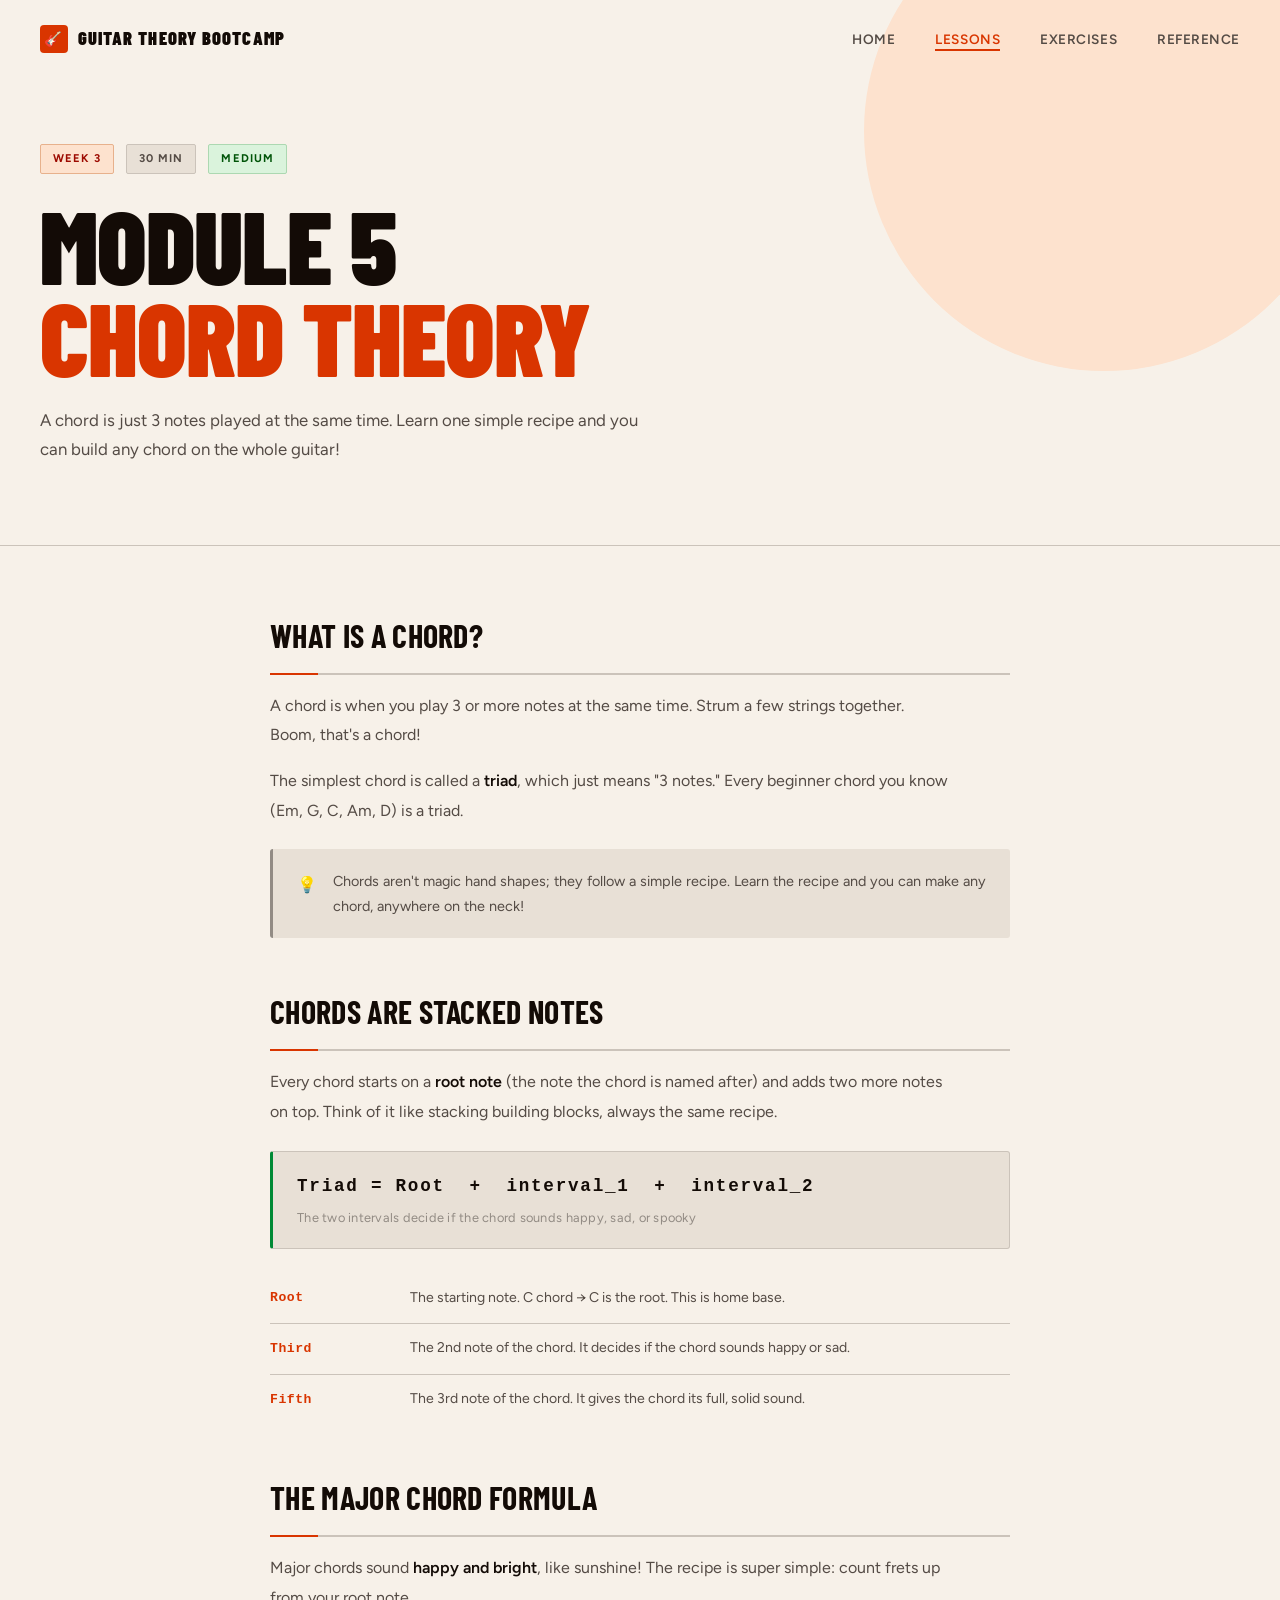
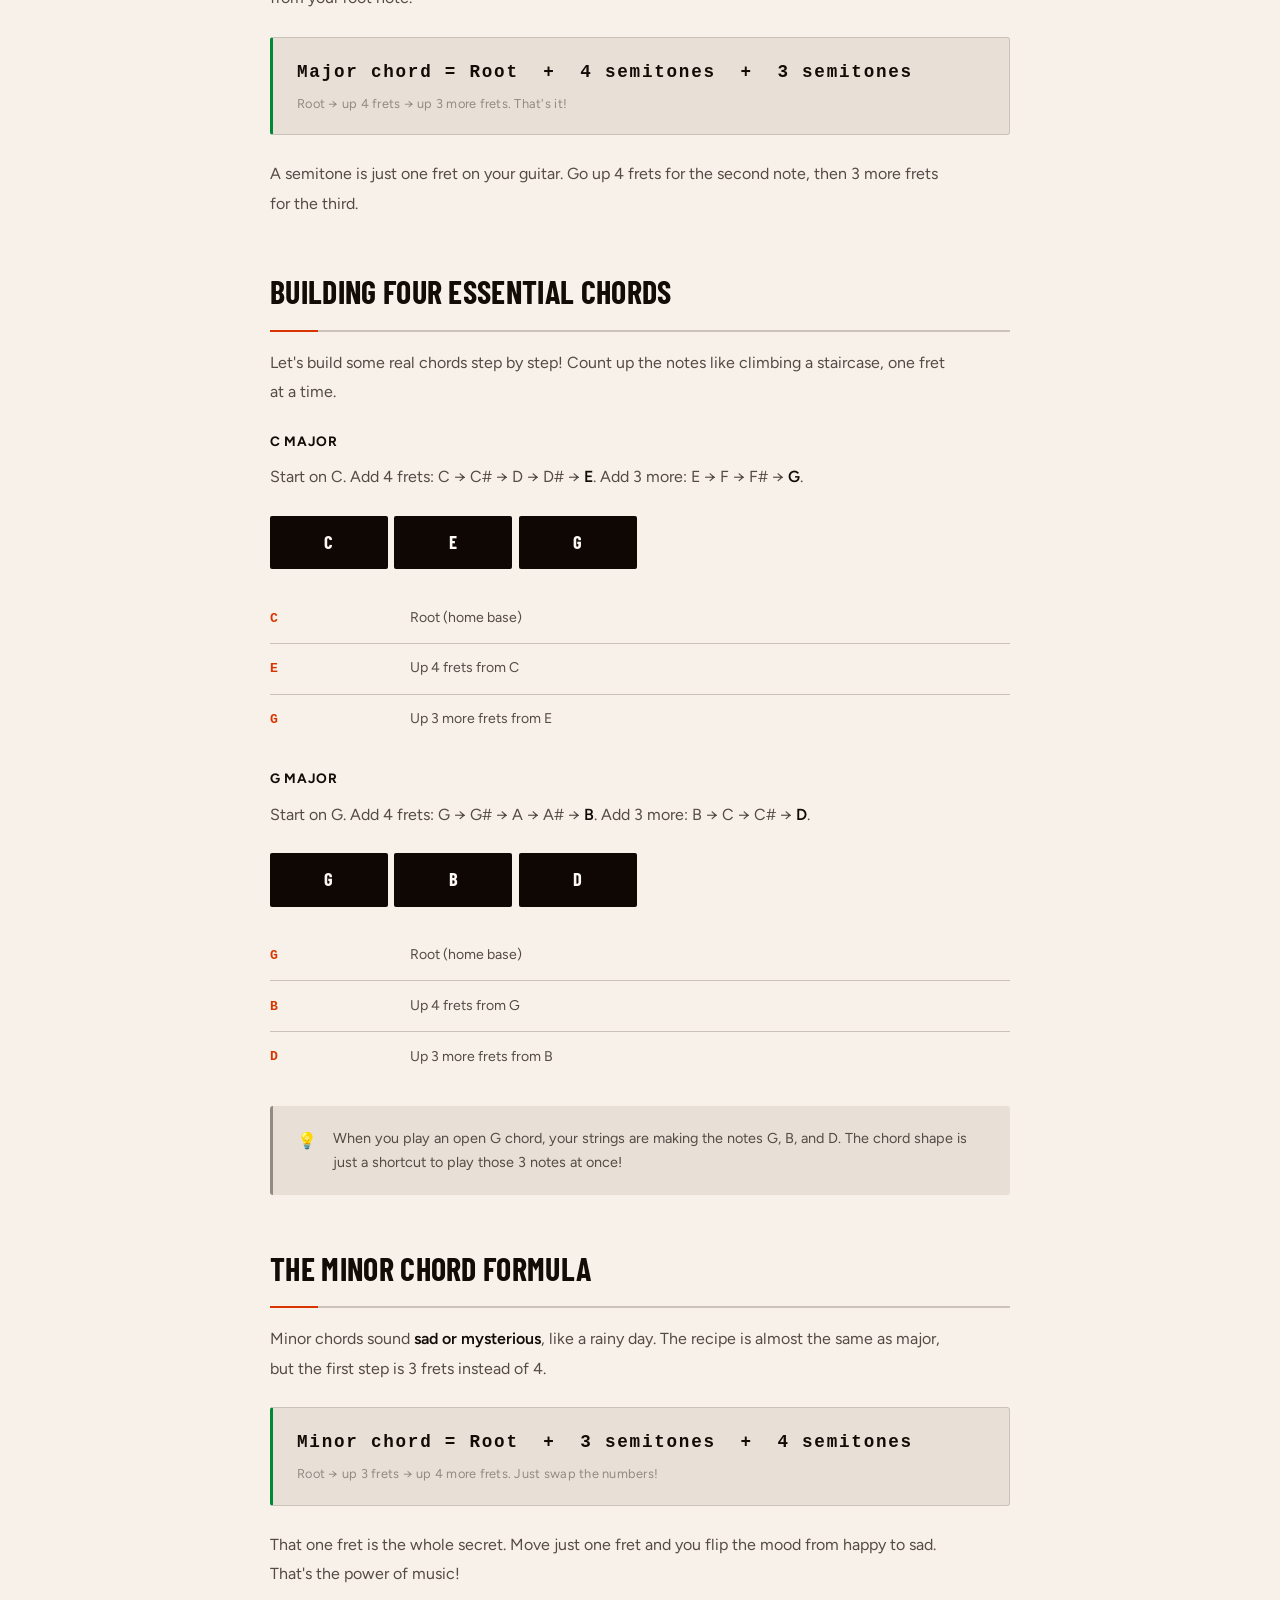
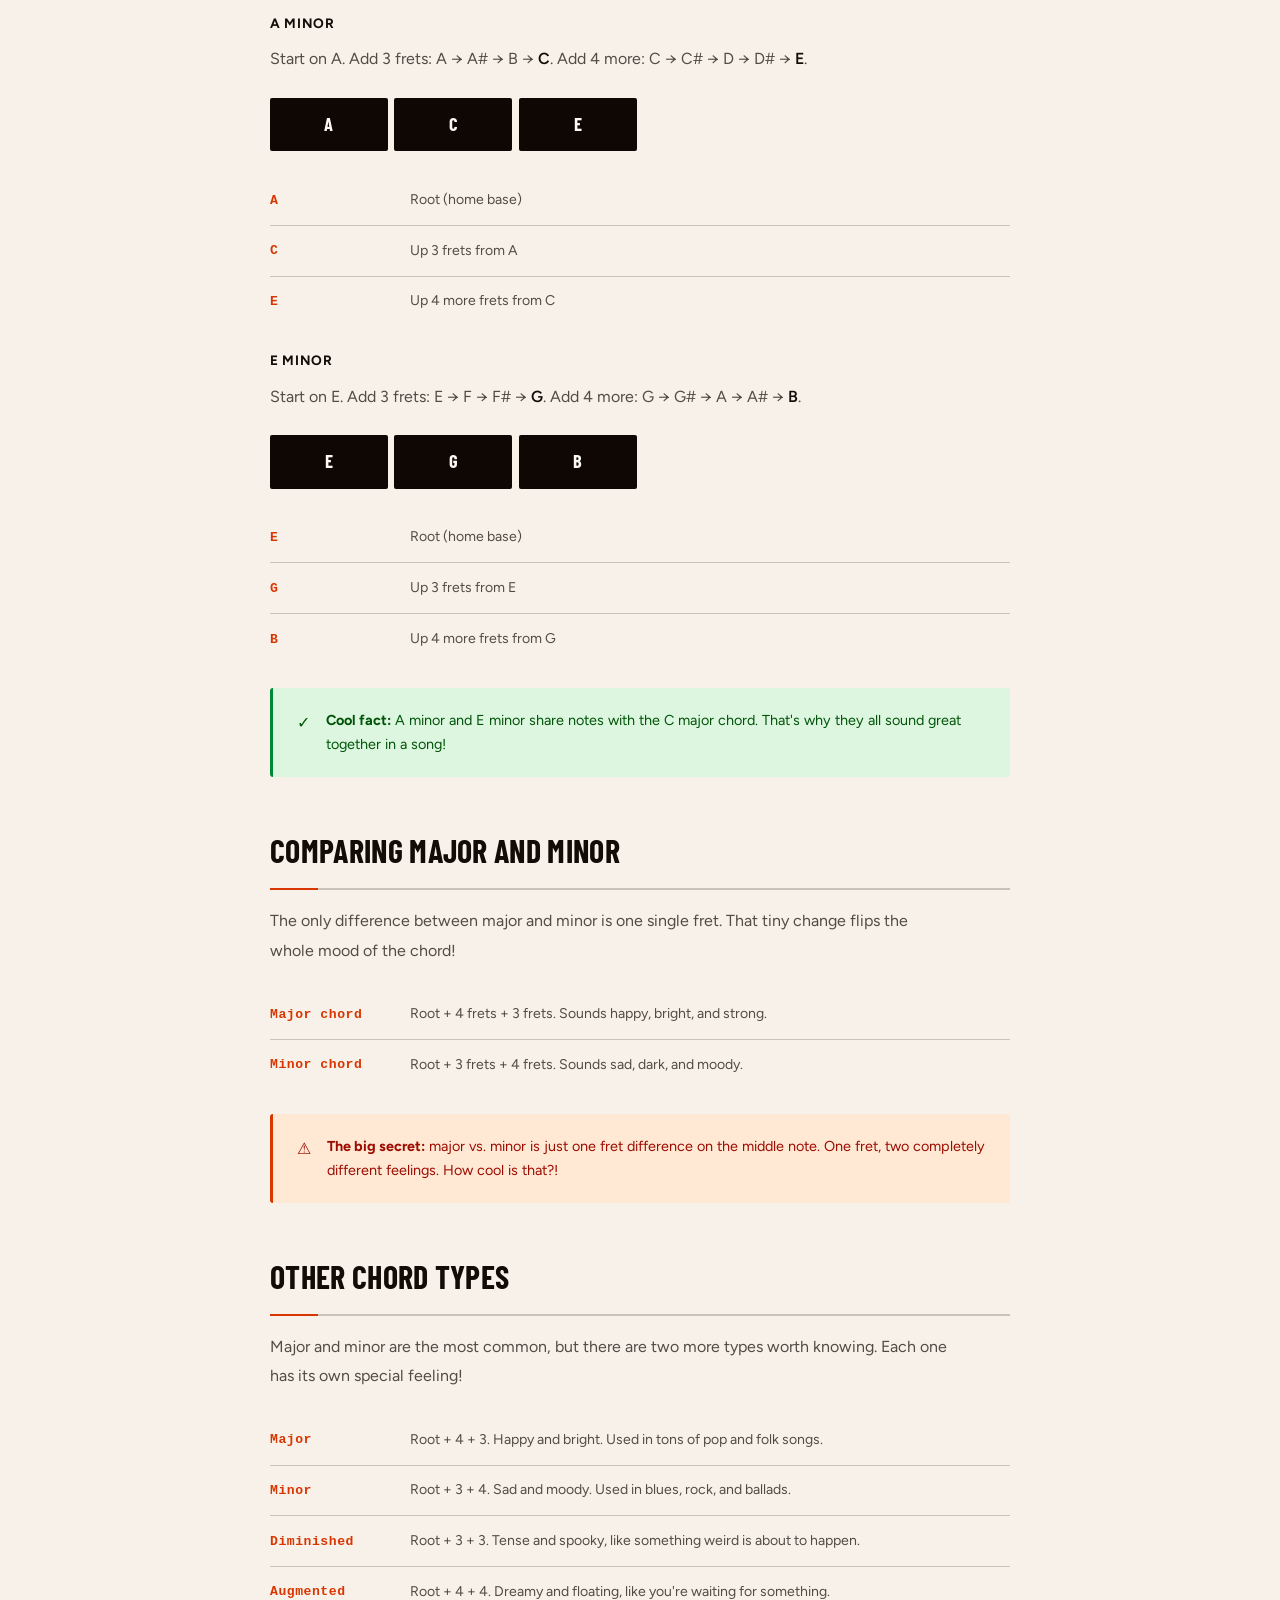
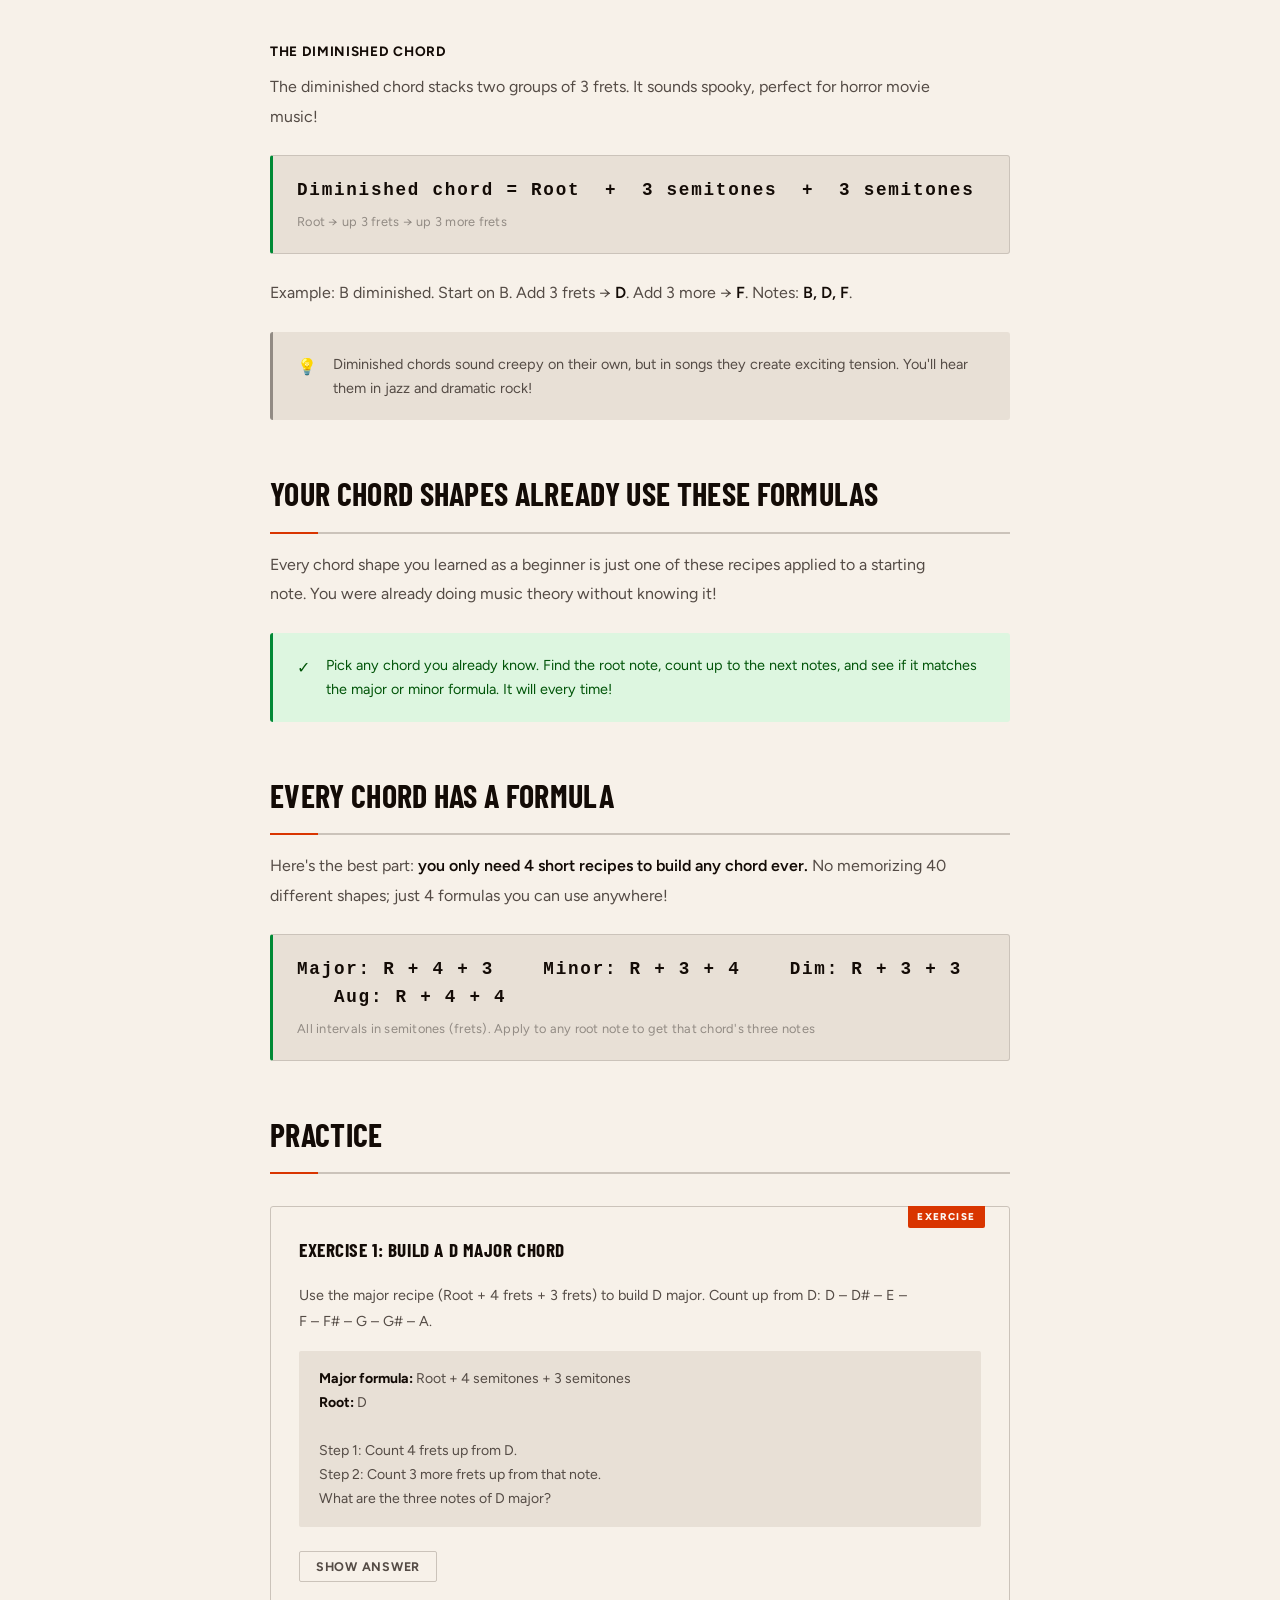
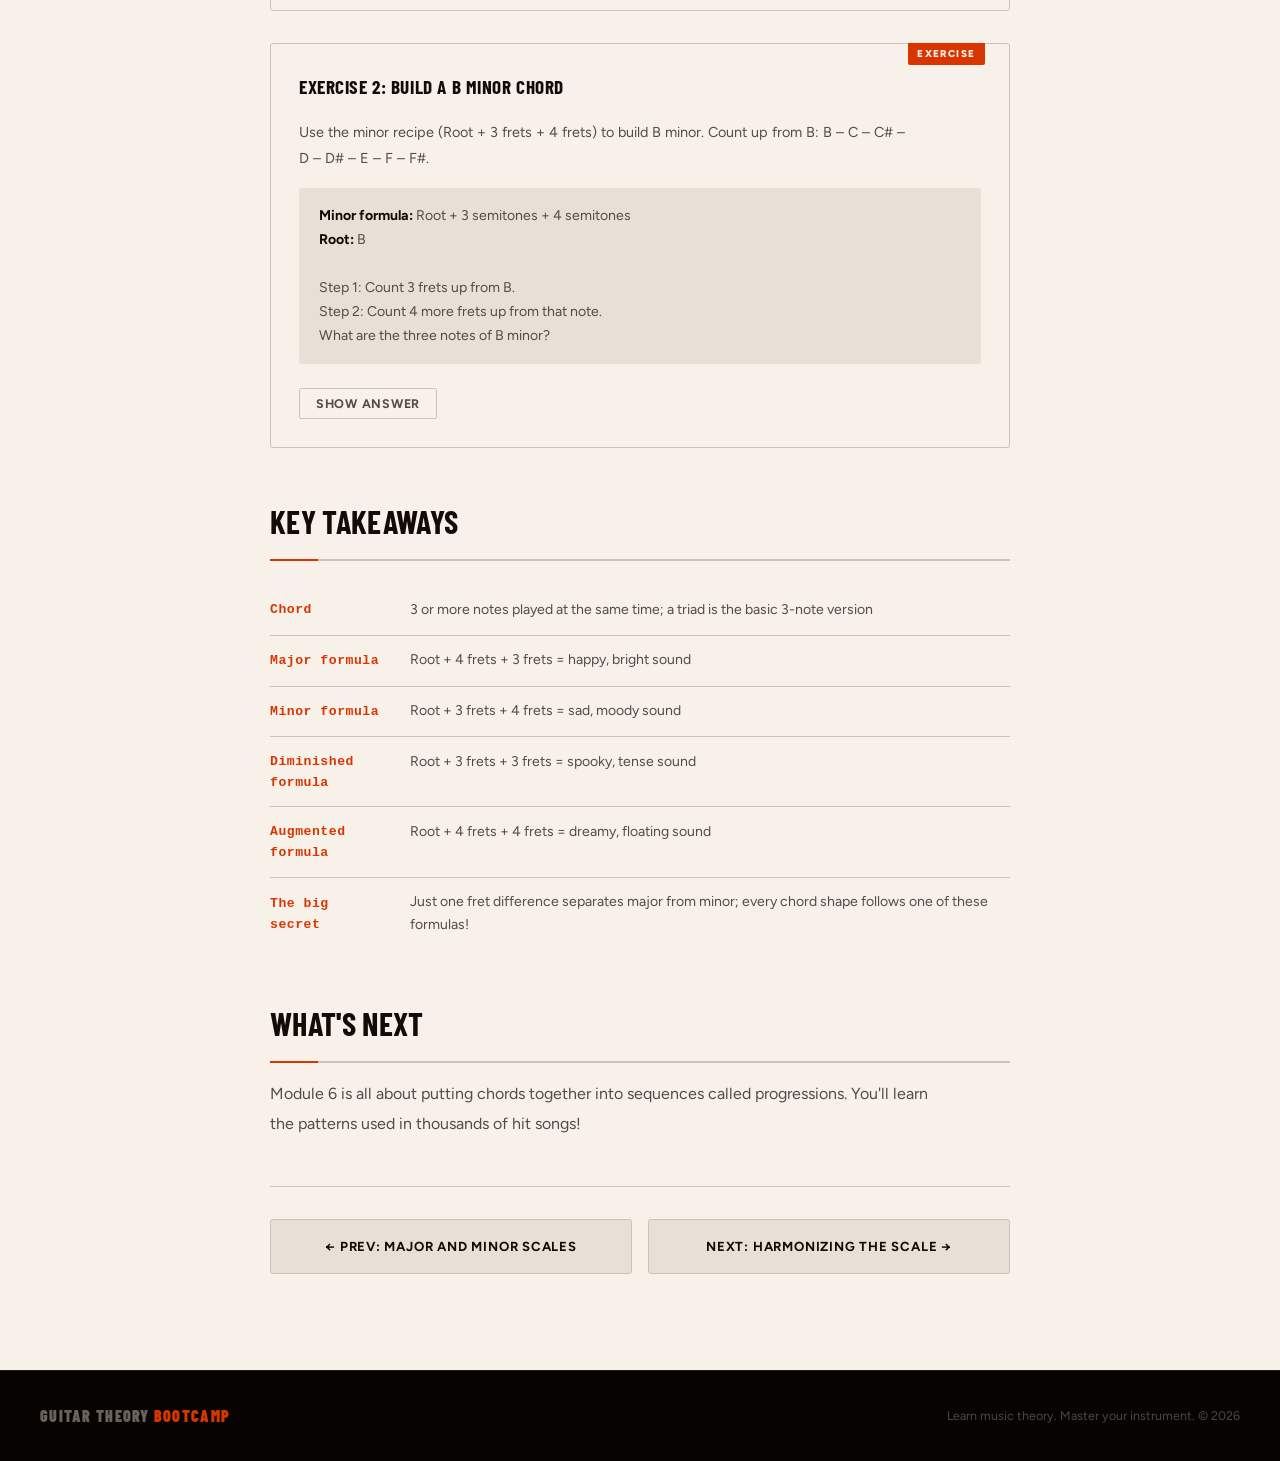
<file: pages/lesson-5.html>
<!DOCTYPE html>
<html lang="en">
<head>
  <meta charset="UTF-8">
  <meta name="viewport" content="width=device-width, initial-scale=1.0">
  <title>Module 5: Chord Theory | Guitar Theory Bootcamp</title>
  <meta name="description" content="Learn how chords are built from just three notes. Major chords sound happy, minor chords sound sad, and you can build any of them yourself!">
  <link rel="stylesheet" href="../css/style.css">
  <link rel="stylesheet" href="../css/responsive.css">
</head>
<body>

<div id="progress"></div>

<nav class="nav" id="nav">
  <div class="nav-inner">
    <a href="../index.html" class="nav-logo">
      <div class="logo-mark">🎸</div>
      Guitar Theory Bootcamp
    </a>
    <button class="nav-toggle" id="navToggle" aria-label="Menu">
      <span></span><span></span><span></span>
    </button>
    <ul class="nav-links" id="navLinks">
      <li><a href="../index.html">Home</a></li>
      <li><a href="lessons.html" class="active">Lessons</a></li>
      <li><a href="practice.html">Exercises</a></li>
      <li><a href="reference.html">Reference</a></li>
    </ul>
  </div>
</nav>

<div class="page-hero">
  <div class="page-hero-inner">
    <div class="page-chips">
      <span class="chip chip-accent">Week 3</span>
      <span class="chip chip-neutral">30 min</span>
      <span class="chip chip-green">Medium</span>
    </div>
    <h1 class="page-title" id="pageTitle">MODULE 5<br><span class="accent-word">CHORD THEORY</span></h1>
    <p class="page-lede">A chord is just 3 notes played at the same time. Learn one simple recipe and you can build any chord on the whole guitar!</p>
  </div>
</div>

<div class="lesson-layout">

  <div class="content-section">
    <h2 class="content-h2">What Is a Chord?</h2>
    <p class="content-p">
      A chord is when you play 3 or more notes at the same time. Strum a few strings together. Boom, that's a chord!
    </p>
    <p class="content-p">
      The simplest chord is called a <strong>triad</strong>, which just means "3 notes." Every beginner chord you know (Em, G, C, Am, D) is a triad.
    </p>
    <div class="callout callout-info">
      <span class="callout-icon">💡</span>
      <div>Chords aren't magic hand shapes; they follow a simple recipe. Learn the recipe and you can make any chord, anywhere on the neck!</div>
    </div>
  </div>

  <div class="content-section">
    <h2 class="content-h2">Chords Are Stacked Notes</h2>
    <p class="content-p">
      Every chord starts on a <strong>root note</strong> (the note the chord is named after) and adds two more notes on top. Think of it like stacking building blocks, always the same recipe.
    </p>

    <div class="formula-block">
      Triad = Root &nbsp;+&nbsp; interval_1 &nbsp;+&nbsp; interval_2
      <small>The two intervals decide if the chord sounds happy, sad, or spooky</small>
    </div>

    <table class="def-table">
      <tr>
        <td>Root</td>
        <td>The starting note. C chord → C is the root. This is home base.</td>
      </tr>
      <tr>
        <td>Third</td>
        <td>The 2nd note of the chord. It decides if the chord sounds happy or sad.</td>
      </tr>
      <tr>
        <td>Fifth</td>
        <td>The 3rd note of the chord. It gives the chord its full, solid sound.</td>
      </tr>
    </table>
  </div>

  <div class="content-section">
    <h2 class="content-h2">The Major Chord Formula</h2>
    <p class="content-p">
      Major chords sound <strong>happy and bright</strong>, like sunshine! The recipe is super simple: count frets up from your root note.
    </p>

    <div class="formula-block">
      Major chord = Root &nbsp;+&nbsp; 4 semitones &nbsp;+&nbsp; 3 semitones
      <small>Root → up 4 frets → up 3 more frets. That's it!</small>
    </div>

    <p class="content-p">
      A semitone is just one fret on your guitar. Go up 4 frets for the second note, then 3 more frets for the third.
    </p>
  </div>

  <div class="content-section">
    <h2 class="content-h2">Building Four Essential Chords</h2>
    <p class="content-p">
      Let's build some real chords step by step! Count up the notes like climbing a staircase, one fret at a time.
    </p>

    <h3 class="content-h3">C Major</h3>
    <p class="content-p">
      Start on C. Add 4 frets: C → C# → D → D# → <strong>E</strong>. Add 3 more: E → F → F# → <strong>G</strong>.
    </p>

    <div class="note-display-grid">
      <div class="note-cell natural">C</div>
      <div class="note-cell natural">E</div>
      <div class="note-cell natural">G</div>
    </div>

    <table class="def-table">
      <tr><td>C</td><td>Root (home base)</td></tr>
      <tr><td>E</td><td>Up 4 frets from C</td></tr>
      <tr><td>G</td><td>Up 3 more frets from E</td></tr>
    </table>

    <h3 class="content-h3">G Major</h3>
    <p class="content-p">
      Start on G. Add 4 frets: G → G# → A → A# → <strong>B</strong>. Add 3 more: B → C → C# → <strong>D</strong>.
    </p>

    <div class="note-display-grid">
      <div class="note-cell natural">G</div>
      <div class="note-cell natural">B</div>
      <div class="note-cell natural">D</div>
    </div>

    <table class="def-table">
      <tr><td>G</td><td>Root (home base)</td></tr>
      <tr><td>B</td><td>Up 4 frets from G</td></tr>
      <tr><td>D</td><td>Up 3 more frets from B</td></tr>
    </table>

    <div class="callout callout-info">
      <span class="callout-icon">💡</span>
      <div>When you play an open G chord, your strings are making the notes G, B, and D. The chord shape is just a shortcut to play those 3 notes at once!</div>
    </div>
  </div>

  <div class="content-section">
    <h2 class="content-h2">The Minor Chord Formula</h2>
    <p class="content-p">
      Minor chords sound <strong>sad or mysterious</strong>, like a rainy day. The recipe is almost the same as major, but the first step is 3 frets instead of 4.
    </p>

    <div class="formula-block">
      Minor chord = Root &nbsp;+&nbsp; 3 semitones &nbsp;+&nbsp; 4 semitones
      <small>Root → up 3 frets → up 4 more frets. Just swap the numbers!</small>
    </div>

    <p class="content-p">
      That one fret is the whole secret. Move just one fret and you flip the mood from happy to sad. That's the power of music!
    </p>

    <h3 class="content-h3">A Minor</h3>
    <p class="content-p">
      Start on A. Add 3 frets: A → A# → B → <strong>C</strong>. Add 4 more: C → C# → D → D# → <strong>E</strong>.
    </p>

    <div class="note-display-grid">
      <div class="note-cell natural">A</div>
      <div class="note-cell natural">C</div>
      <div class="note-cell natural">E</div>
    </div>

    <table class="def-table">
      <tr><td>A</td><td>Root (home base)</td></tr>
      <tr><td>C</td><td>Up 3 frets from A</td></tr>
      <tr><td>E</td><td>Up 4 more frets from C</td></tr>
    </table>

    <h3 class="content-h3">E Minor</h3>
    <p class="content-p">
      Start on E. Add 3 frets: E → F → F# → <strong>G</strong>. Add 4 more: G → G# → A → A# → <strong>B</strong>.
    </p>

    <div class="note-display-grid">
      <div class="note-cell natural">E</div>
      <div class="note-cell natural">G</div>
      <div class="note-cell natural">B</div>
    </div>

    <table class="def-table">
      <tr><td>E</td><td>Root (home base)</td></tr>
      <tr><td>G</td><td>Up 3 frets from E</td></tr>
      <tr><td>B</td><td>Up 4 more frets from G</td></tr>
    </table>

    <div class="callout callout-success">
      <span class="callout-icon">✓</span>
      <div><strong>Cool fact:</strong> A minor and E minor share notes with the C major chord. That's why they all sound great together in a song!</div>
    </div>
  </div>

  <div class="content-section">
    <h2 class="content-h2">Comparing Major and Minor</h2>
    <p class="content-p">
      The only difference between major and minor is one single fret. That tiny change flips the whole mood of the chord!
    </p>

    <table class="def-table">
      <tr>
        <td>Major chord</td>
        <td>Root + 4 frets + 3 frets. Sounds happy, bright, and strong.</td>
      </tr>
      <tr>
        <td>Minor chord</td>
        <td>Root + 3 frets + 4 frets. Sounds sad, dark, and moody.</td>
      </tr>
    </table>

    <div class="callout callout-warning">
      <span class="callout-icon">⚠</span>
      <div><strong>The big secret:</strong> major vs. minor is just one fret difference on the middle note. One fret, two completely different feelings. How cool is that?!</div>
    </div>
  </div>

  <div class="content-section">
    <h2 class="content-h2">Other Chord Types</h2>
    <p class="content-p">
      Major and minor are the most common, but there are two more types worth knowing. Each one has its own special feeling!
    </p>

    <table class="def-table">
      <tr>
        <td>Major</td>
        <td>Root + 4 + 3. Happy and bright. Used in tons of pop and folk songs.</td>
      </tr>
      <tr>
        <td>Minor</td>
        <td>Root + 3 + 4. Sad and moody. Used in blues, rock, and ballads.</td>
      </tr>
      <tr>
        <td>Diminished</td>
        <td>Root + 3 + 3. Tense and spooky, like something weird is about to happen.</td>
      </tr>
      <tr>
        <td>Augmented</td>
        <td>Root + 4 + 4. Dreamy and floating, like you're waiting for something.</td>
      </tr>
    </table>

    <h3 class="content-h3">The Diminished Chord</h3>
    <p class="content-p">
      The diminished chord stacks two groups of 3 frets. It sounds spooky, perfect for horror movie music!
    </p>

    <div class="formula-block">
      Diminished chord = Root &nbsp;+&nbsp; 3 semitones &nbsp;+&nbsp; 3 semitones
      <small>Root → up 3 frets → up 3 more frets</small>
    </div>

    <p class="content-p">
      Example: B diminished. Start on B. Add 3 frets → <strong>D</strong>. Add 3 more → <strong>F</strong>. Notes: <strong>B, D, F</strong>.
    </p>

    <div class="callout callout-info">
      <span class="callout-icon">💡</span>
      <div>Diminished chords sound creepy on their own, but in songs they create exciting tension. You'll hear them in jazz and dramatic rock!</div>
    </div>
  </div>

  <div class="content-section">
    <h2 class="content-h2">Your Chord Shapes Already Use These Formulas</h2>
    <p class="content-p">
      Every chord shape you learned as a beginner is just one of these recipes applied to a starting note. You were already doing music theory without knowing it!
    </p>

    <div class="callout callout-success">
      <span class="callout-icon">✓</span>
      <div>Pick any chord you already know. Find the root note, count up to the next notes, and see if it matches the major or minor formula. It will every time!</div>
    </div>
  </div>

  <div class="content-section">
    <h2 class="content-h2">Every Chord Has a Formula</h2>
    <p class="content-p">
      Here's the best part: <strong>you only need 4 short recipes to build any chord ever.</strong> No memorizing 40 different shapes; just 4 formulas you can use anywhere!
    </p>

    <div class="formula-block">
      Major: R + 4 + 3 &nbsp;&nbsp; Minor: R + 3 + 4 &nbsp;&nbsp; Dim: R + 3 + 3 &nbsp;&nbsp; Aug: R + 4 + 4
      <small>All intervals in semitones (frets). Apply to any root note to get that chord's three notes</small>
    </div>
  </div>

  <!-- EXERCISES -->
  <div class="content-section" id="practice">
    <h2 class="content-h2">Practice</h2>

    <div class="exercise">
      <h3 class="exercise-title">Exercise 1: Build a D Major Chord</h3>
      <p class="content-p" style="font-size: 0.9rem;">Use the major recipe (Root + 4 frets + 3 frets) to build D major. Count up from D: D – D# – E – F – F# – G – G# – A.</p>

      <div class="exercise-box">
        <strong>Major formula:</strong> Root + 4 semitones + 3 semitones<br>
        <strong>Root:</strong> D<br><br>
        Step 1: Count 4 frets up from D.<br>
        Step 2: Count 3 more frets up from that note.<br>
        What are the three notes of D major?
      </div>

      <button class="reveal-btn" onclick="toggleReveal('ex1', this)" data-closed="Show answer" data-open="Hide answer">Show answer</button>
      <div class="reveal-content" id="ex1">
        <strong>D major, step by step:</strong>
        <ul>
          <li>Root: D</li>
          <li>+4 frets: D → D# → E → F → <strong>F#</strong></li>
          <li>+3 frets: F# → G → G# → <strong>A</strong></li>
        </ul>
        <strong>D major = D, F#, A</strong><br><br>
        When you play an open D chord, the strings make D, A, D, and F#, which are exactly those three notes!
      </div>
    </div>

    <div class="exercise">
      <h3 class="exercise-title">Exercise 2: Build a B Minor Chord</h3>
      <p class="content-p" style="font-size: 0.9rem;">Use the minor recipe (Root + 3 frets + 4 frets) to build B minor. Count up from B: B – C – C# – D – D# – E – F – F#.</p>

      <div class="exercise-box">
        <strong>Minor formula:</strong> Root + 3 semitones + 4 semitones<br>
        <strong>Root:</strong> B<br><br>
        Step 1: Count 3 frets up from B.<br>
        Step 2: Count 4 more frets up from that note.<br>
        What are the three notes of B minor?
      </div>

      <button class="reveal-btn" onclick="toggleReveal('ex2', this)" data-closed="Show answer" data-open="Hide answer">Show answer</button>
      <div class="reveal-content" id="ex2">
        <strong>B minor, step by step:</strong>
        <ul>
          <li>Root: B</li>
          <li>+3 frets: B → C → C# → <strong>D</strong></li>
          <li>+4 frets: D → D# → E → F → <strong>F#</strong></li>
        </ul>
        <strong>B minor = B, D, F#</strong><br><br>
        These notes all fit in the G major scale, which is why Bm sounds great with G, D, and C chords!
      </div>
    </div>
  </div>

  <!-- TAKEAWAYS -->
  <div class="content-section">
    <h2 class="content-h2">Key Takeaways</h2>
    <table class="def-table">
      <tr><td>Chord</td><td>3 or more notes played at the same time; a triad is the basic 3-note version</td></tr>
      <tr><td>Major formula</td><td>Root + 4 frets + 3 frets = happy, bright sound</td></tr>
      <tr><td>Minor formula</td><td>Root + 3 frets + 4 frets = sad, moody sound</td></tr>
      <tr><td>Diminished formula</td><td>Root + 3 frets + 3 frets = spooky, tense sound</td></tr>
      <tr><td>Augmented formula</td><td>Root + 4 frets + 4 frets = dreamy, floating sound</td></tr>
      <tr><td>The big secret</td><td>Just one fret difference separates major from minor; every chord shape follows one of these formulas!</td></tr>
    </table>
  </div>

  <div class="content-section">
    <h2 class="content-h2">What's Next</h2>
    <p class="content-p">Module 6 is all about putting chords together into sequences called progressions. You'll learn the patterns used in thousands of hit songs!</p>
  </div>

  <div class="lesson-nav">
    <a href="lesson-4.html">← Prev: Major and Minor Scales</a>
    <a href="lesson-6.html">Next: Harmonizing the Scale →</a>
  </div>

</div>

<footer>
  <div class="footer-inner">
    <span class="footer-brand">Guitar Theory <span>Bootcamp</span></span>
    <span class="footer-copy">Learn music theory. Master your instrument. &copy; 2026</span>
  </div>
</footer>

<script src="https://cdnjs.cloudflare.com/ajax/libs/gsap/3.12.2/gsap.min.js"></script>
<script>
  window.addEventListener('scroll', () => {
    const pct = window.scrollY / (document.documentElement.scrollHeight - window.innerHeight) * 100;
    document.getElementById('progress').style.width = pct + '%';
    document.getElementById('nav').classList.toggle('scrolled', window.scrollY > 40);
  }, { passive: true });

  document.getElementById('navToggle').addEventListener('click', function() {
    this.classList.toggle('open');
    document.getElementById('navLinks').classList.toggle('open');
  });

  gsap.from('#pageTitle', { y: 40, opacity: 0, duration: 0.8, ease: 'power4.out', delay: 0.15 });

  function toggleReveal(id, btn) {
    const el = document.getElementById(id);
    const open = el.classList.toggle('open');
    btn.textContent = open ? btn.dataset.open : btn.dataset.closed;
  }

  const io = new IntersectionObserver((entries) => {
    entries.forEach(e => {
      if (e.isIntersecting) {
        e.target.style.opacity = '1';
        e.target.style.transform = 'translateY(0)';
        io.unobserve(e.target);
      }
    });
  }, { threshold: 0.1 });

  document.querySelectorAll('.content-section').forEach((s, i) => {
    s.style.opacity = '0';
    s.style.transform = 'translateY(20px)';
    s.style.transition = `opacity 0.5s cubic-bezier(0.22,1,0.36,1) ${i * 0.04}s, transform 0.5s cubic-bezier(0.22,1,0.36,1) ${i * 0.04}s`;
    io.observe(s);
  });
</script>
</body>
</html>
</file>
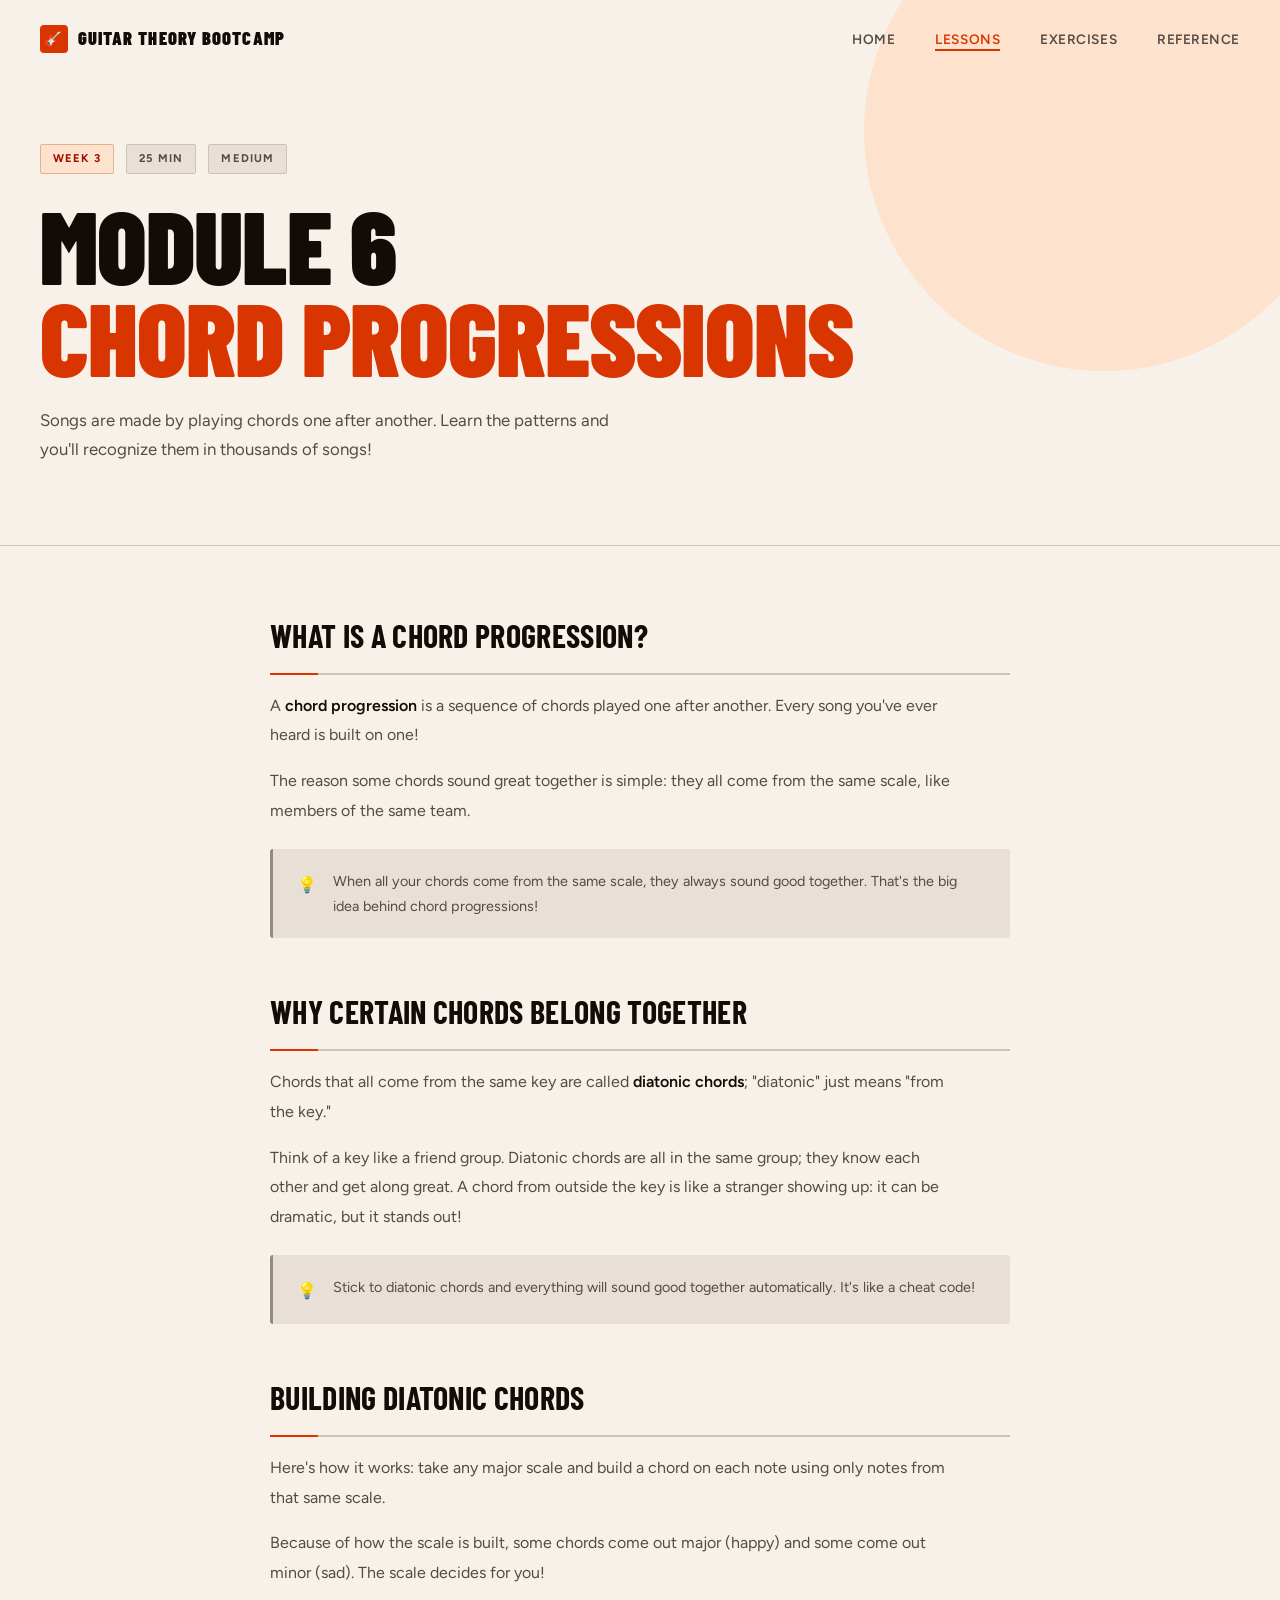
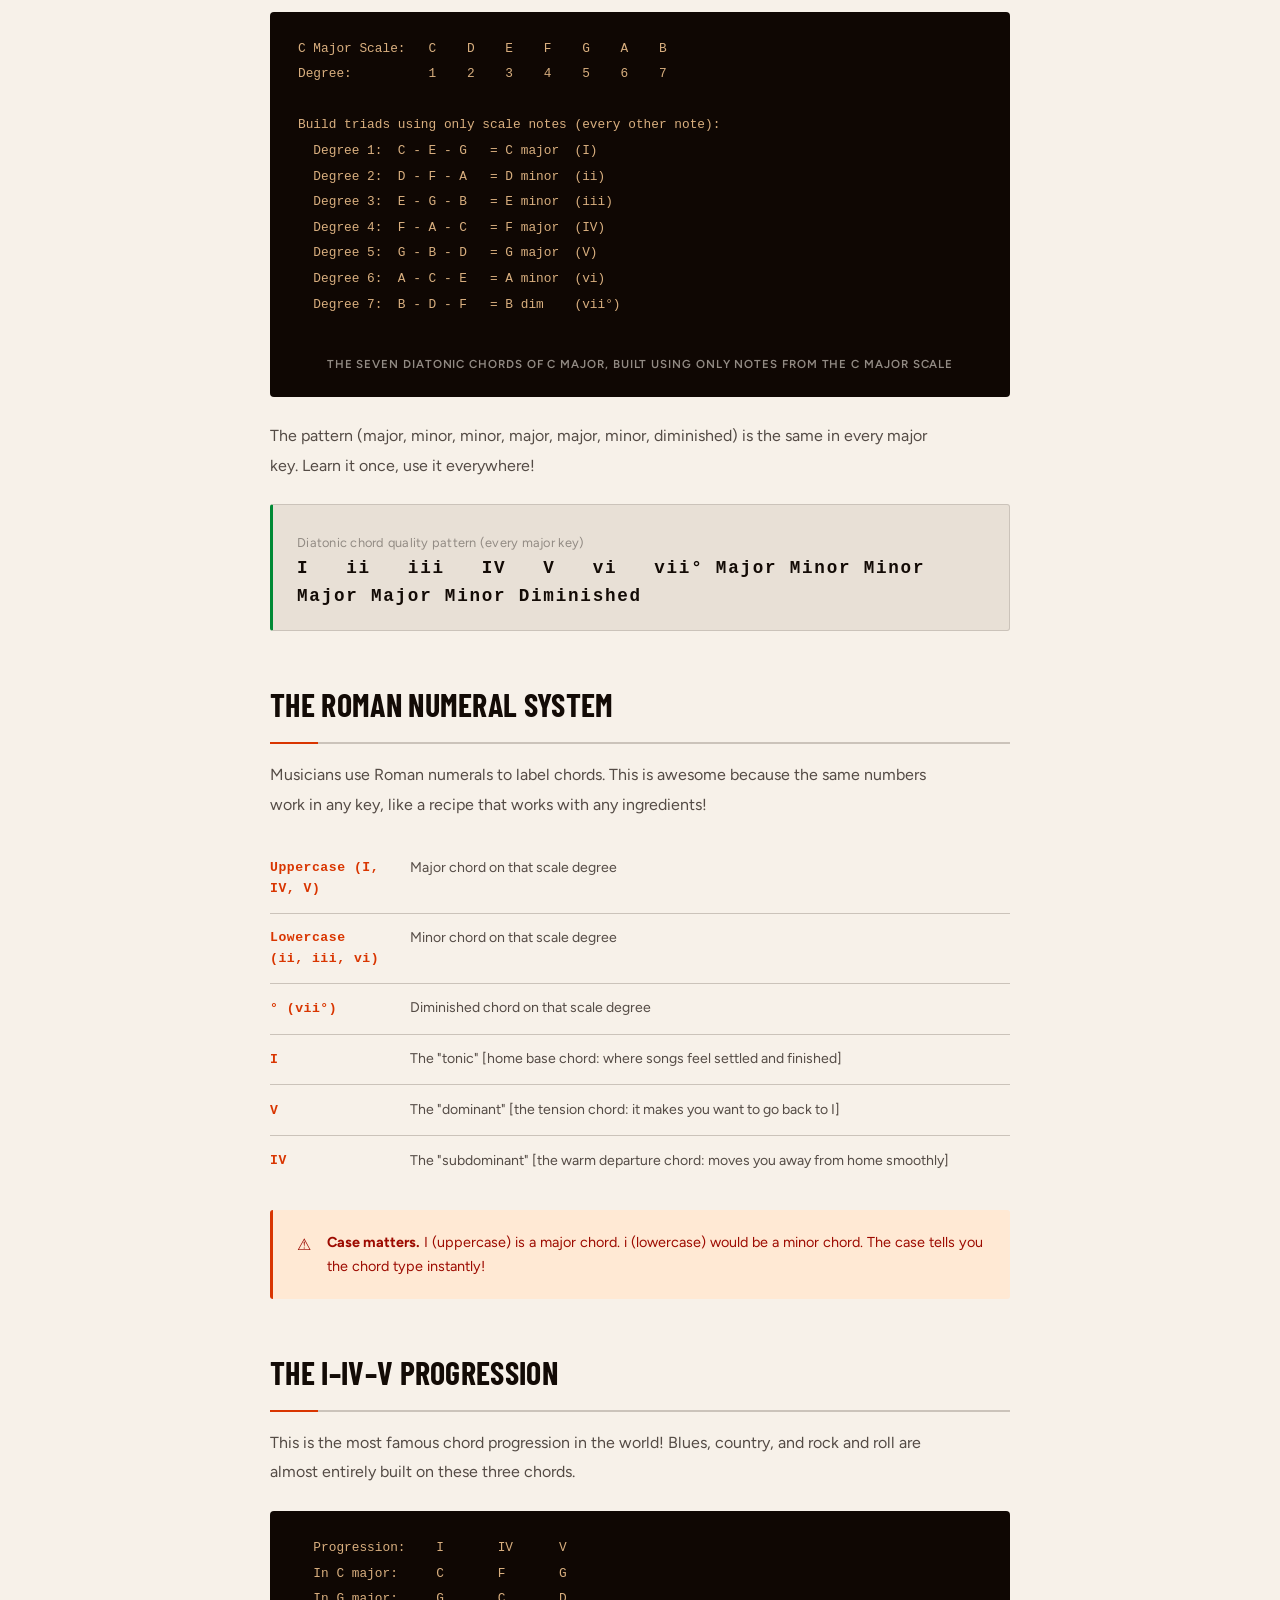
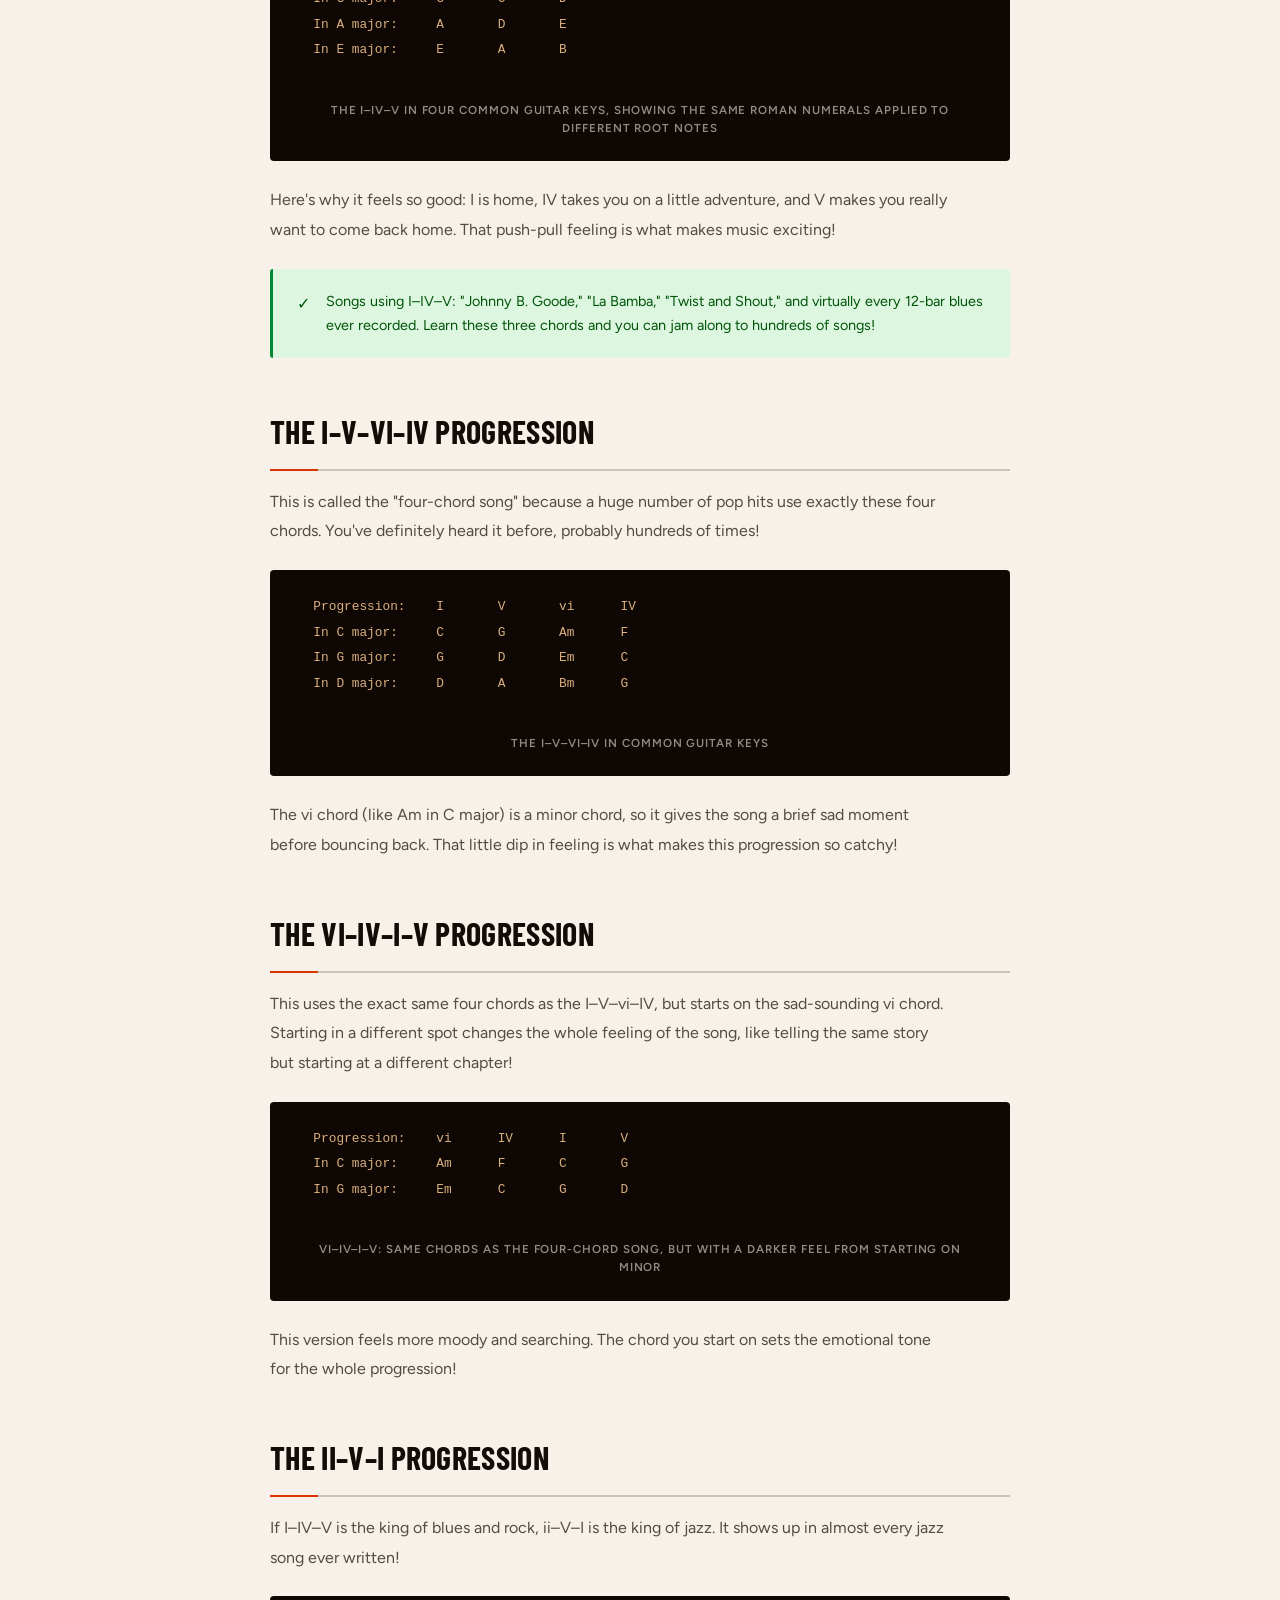
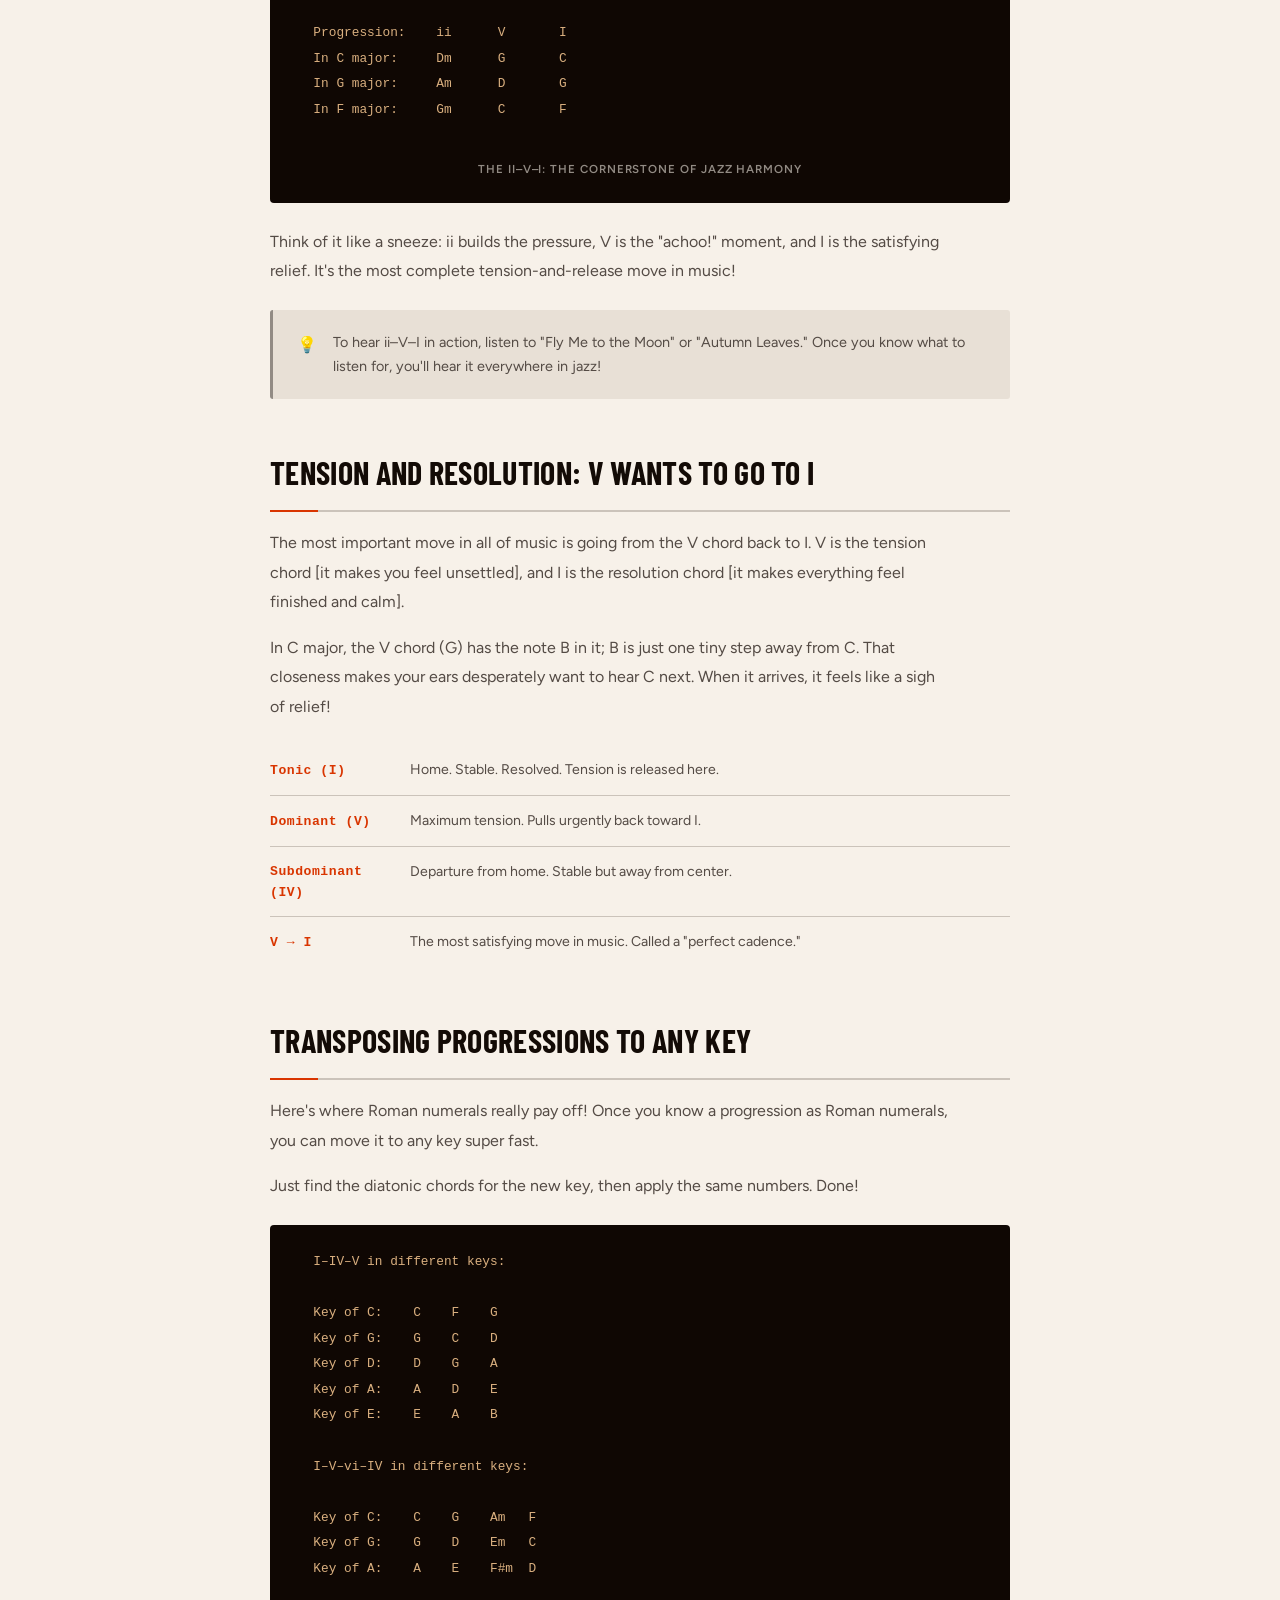
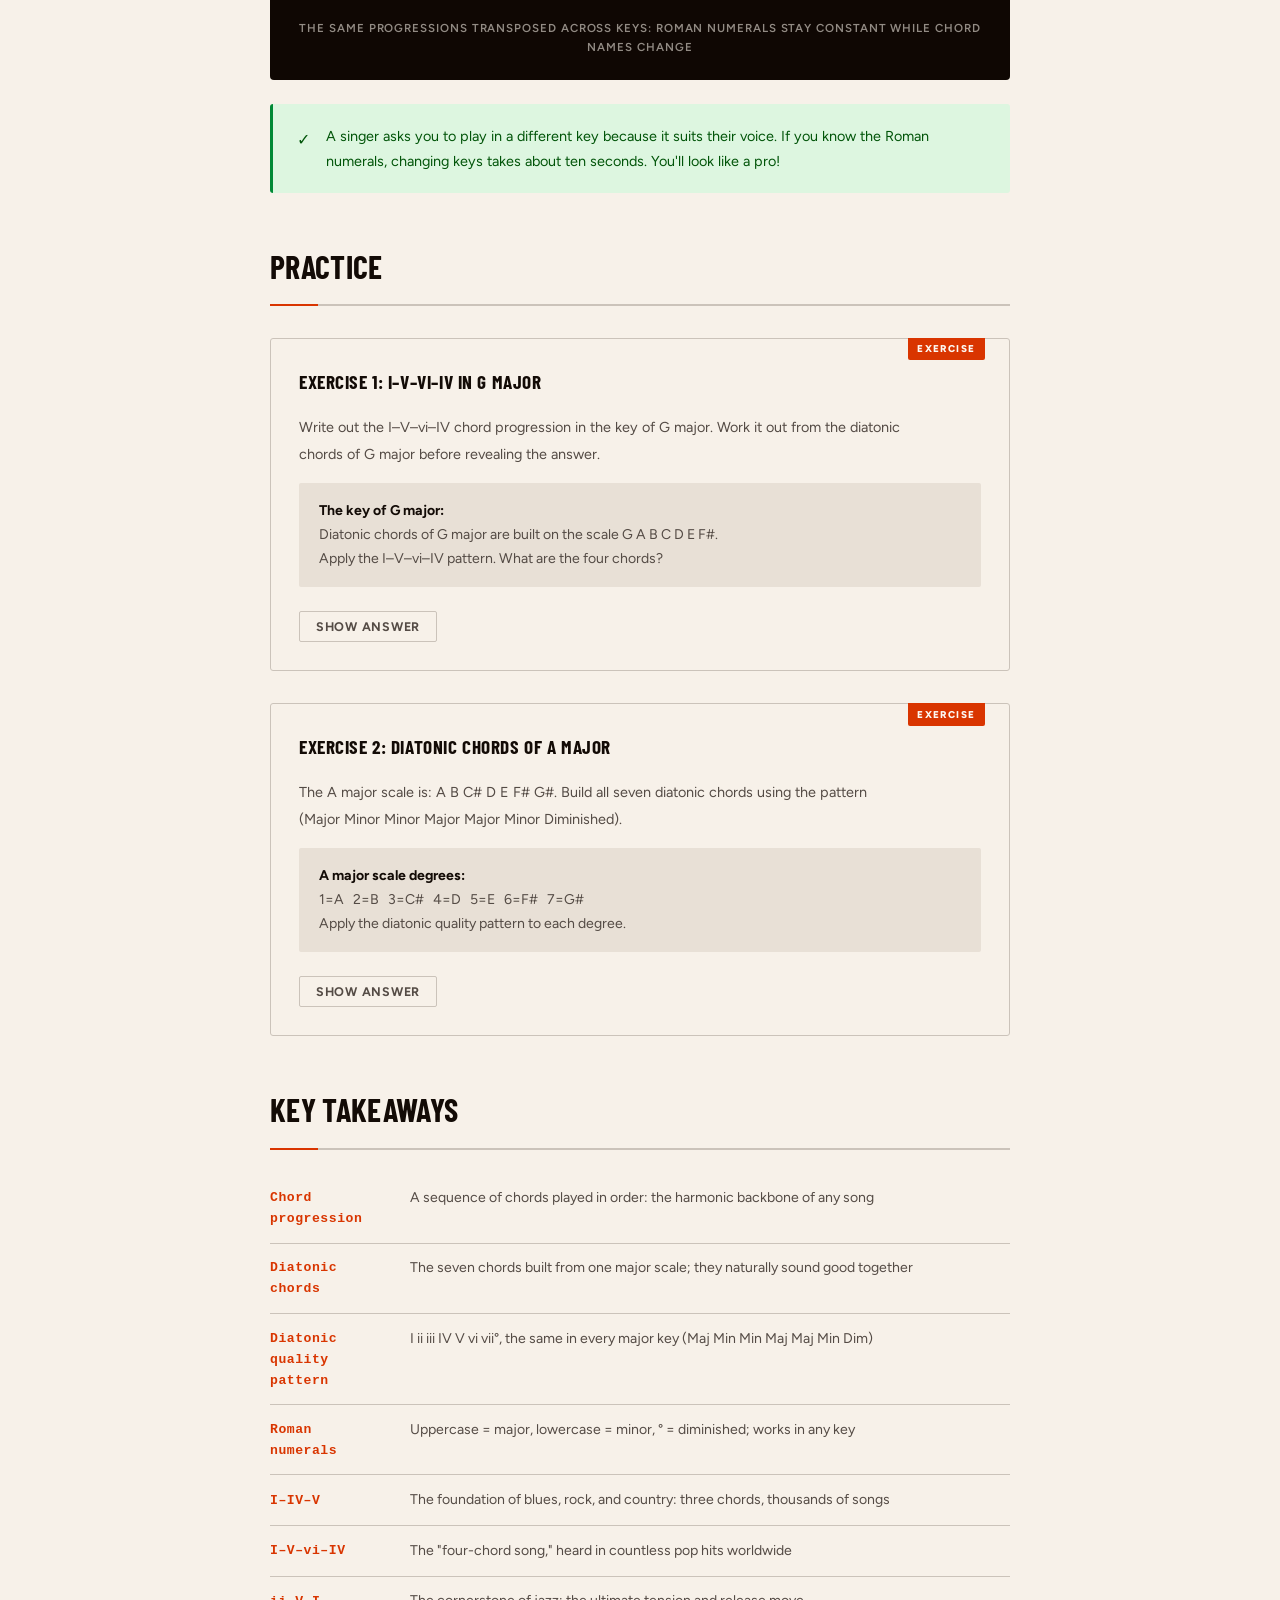
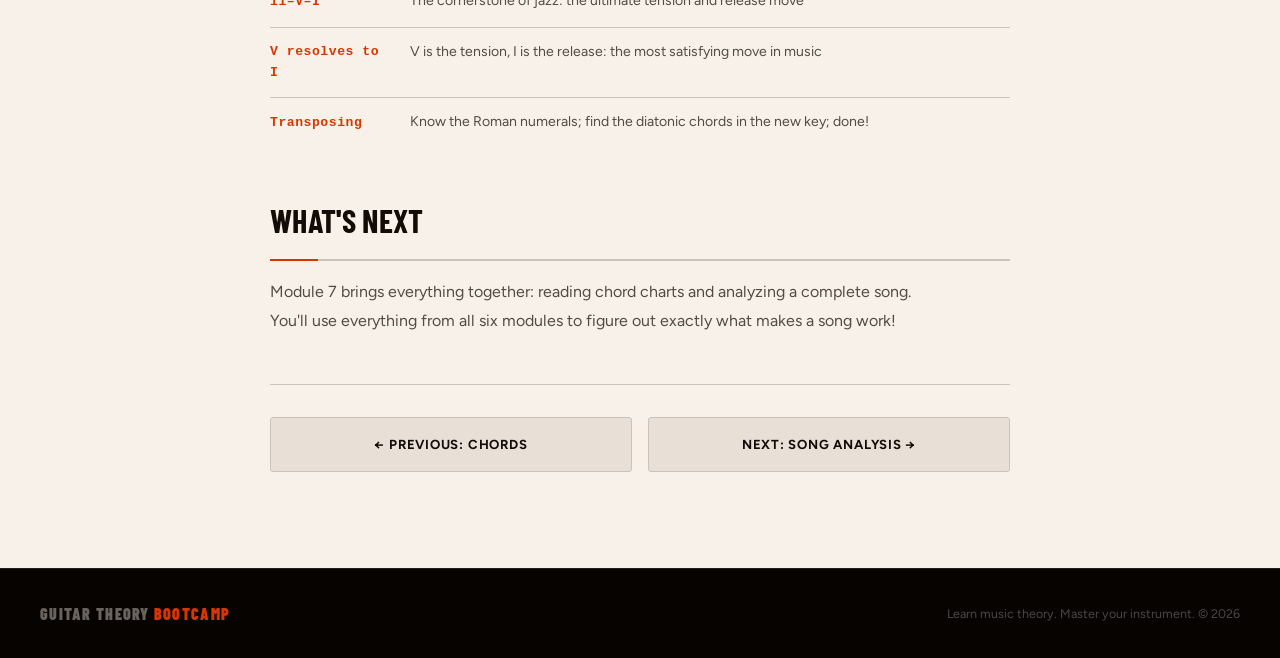
<file: pages/lesson-6.html>
<!DOCTYPE html>
<html lang="en">
<head>
  <meta charset="UTF-8">
  <meta name="viewport" content="width=device-width, initial-scale=1.0">
  <title>Module 6: Chord Progressions: Guitar Theory Bootcamp</title>
  <meta name="description" content="Learn why certain chords belong together, how to build diatonic chord progressions, and the most important progressions in all of Western music.">
  <link rel="stylesheet" href="../css/style.css">
  <link rel="stylesheet" href="../css/responsive.css">
</head>
<body>

<div id="progress"></div>

<nav class="nav" id="nav">
  <div class="nav-inner">
    <a href="../index.html" class="nav-logo">
      <div class="logo-mark">🎸</div>
      Guitar Theory Bootcamp
    </a>
    <button class="nav-toggle" id="navToggle" aria-label="Menu">
      <span></span><span></span><span></span>
    </button>
    <ul class="nav-links" id="navLinks">
      <li><a href="../index.html">Home</a></li>
      <li><a href="lessons.html" class="active">Lessons</a></li>
      <li><a href="practice.html">Exercises</a></li>
      <li><a href="reference.html">Reference</a></li>
    </ul>
  </div>
</nav>

<div class="page-hero">
  <div class="page-hero-inner">
    <div class="page-chips">
      <span class="chip chip-accent">Week 3</span>
      <span class="chip chip-neutral">25 min</span>
      <span class="chip chip-neutral">Medium</span>
    </div>
    <h1 class="page-title" id="pageTitle">MODULE 6<br><span class="accent-word">CHORD PROGRESSIONS</span></h1>
    <p class="page-lede">Songs are made by playing chords one after another. Learn the patterns and you'll recognize them in thousands of songs!</p>
  </div>
</div>

<div class="lesson-layout">

  <div class="content-section">
    <h2 class="content-h2">What Is a Chord Progression?</h2>
    <p class="content-p">
      A <strong>chord progression</strong> is a sequence of chords played one after another. Every song you've ever heard is built on one!
    </p>
    <p class="content-p">
      The reason some chords sound great together is simple: they all come from the same scale, like members of the same team.
    </p>
    <div class="callout callout-info">
      <span class="callout-icon">💡</span>
      <div>When all your chords come from the same scale, they always sound good together. That's the big idea behind chord progressions!</div>
    </div>
  </div>

  <div class="content-section">
    <h2 class="content-h2">Why Certain Chords Belong Together</h2>
    <p class="content-p">
      Chords that all come from the same key are called <strong>diatonic chords</strong>; "diatonic" just means "from the key."
    </p>
    <p class="content-p">
      Think of a key like a friend group. Diatonic chords are all in the same group; they know each other and get along great. A chord from outside the key is like a stranger showing up: it can be dramatic, but it stands out!
    </p>
    <div class="callout callout-info">
      <span class="callout-icon">💡</span>
      <div>Stick to diatonic chords and everything will sound good together automatically. It's like a cheat code!</div>
    </div>
  </div>

  <div class="content-section">
    <h2 class="content-h2">Building Diatonic Chords</h2>
    <p class="content-p">
      Here's how it works: take any major scale and build a chord on each note using only notes from that same scale.
    </p>
    <p class="content-p">
      Because of how the scale is built, some chords come out major (happy) and some come out minor (sad). The scale decides for you!
    </p>

    <div class="fretboard-block">
      <pre>
C Major Scale:   C    D    E    F    G    A    B
Degree:          1    2    3    4    5    6    7

Build triads using only scale notes (every other note):
  Degree 1:  C - E - G   = C major  (I)
  Degree 2:  D - F - A   = D minor  (ii)
  Degree 3:  E - G - B   = E minor  (iii)
  Degree 4:  F - A - C   = F major  (IV)
  Degree 5:  G - B - D   = G major  (V)
  Degree 6:  A - C - E   = A minor  (vi)
  Degree 7:  B - D - F   = B dim    (vii°)
      </pre>
      <p class="fretboard-caption">The seven diatonic chords of C major, built using only notes from the C major scale</p>
    </div>

    <p class="content-p">
      The pattern (major, minor, minor, major, major, minor, diminished) is the same in every major key. Learn it once, use it everywhere!
    </p>

    <div class="formula-block">
      <small>Diatonic chord quality pattern (every major key)</small>
      I &nbsp; ii &nbsp; iii &nbsp; IV &nbsp; V &nbsp; vi &nbsp; vii°
      Major  Minor  Minor  Major  Major  Minor  Diminished
    </div>
  </div>

  <div class="content-section">
    <h2 class="content-h2">The Roman Numeral System</h2>
    <p class="content-p">
      Musicians use Roman numerals to label chords. This is awesome because the same numbers work in any key, like a recipe that works with any ingredients!
    </p>

    <table class="def-table">
      <tr><td>Uppercase (I, IV, V)</td><td>Major chord on that scale degree</td></tr>
      <tr><td>Lowercase (ii, iii, vi)</td><td>Minor chord on that scale degree</td></tr>
      <tr><td>° (vii°)</td><td>Diminished chord on that scale degree</td></tr>
      <tr><td>I</td><td>The "tonic" [home base chord: where songs feel settled and finished]</td></tr>
      <tr><td>V</td><td>The "dominant" [the tension chord: it makes you want to go back to I]</td></tr>
      <tr><td>IV</td><td>The "subdominant" [the warm departure chord: moves you away from home smoothly]</td></tr>
    </table>

    <div class="callout callout-warning">
      <span class="callout-icon">⚠</span>
      <div><strong>Case matters.</strong> I (uppercase) is a major chord. i (lowercase) would be a minor chord. The case tells you the chord type instantly!</div>
    </div>
  </div>

  <div class="content-section">
    <h2 class="content-h2">The I–IV–V Progression</h2>
    <p class="content-p">
      This is the most famous chord progression in the world! Blues, country, and rock and roll are almost entirely built on these three chords.
    </p>

    <div class="fretboard-block">
      <pre>
  Progression:    I       IV      V
  In C major:     C       F       G
  In G major:     G       C       D
  In A major:     A       D       E
  In E major:     E       A       B
      </pre>
      <p class="fretboard-caption">The I–IV–V in four common guitar keys, showing the same Roman numerals applied to different root notes</p>
    </div>

    <p class="content-p">
      Here's why it feels so good: I is home, IV takes you on a little adventure, and V makes you really want to come back home. That push-pull feeling is what makes music exciting!
    </p>

    <div class="callout callout-success">
      <span class="callout-icon">✓</span>
      <div>Songs using I–IV–V: "Johnny B. Goode," "La Bamba," "Twist and Shout," and virtually every 12-bar blues ever recorded. Learn these three chords and you can jam along to hundreds of songs!</div>
    </div>
  </div>

  <div class="content-section">
    <h2 class="content-h2">The I–V–vi–IV Progression</h2>
    <p class="content-p">
      This is called the "four-chord song" because a huge number of pop hits use exactly these four chords. You've definitely heard it before, probably hundreds of times!
    </p>

    <div class="fretboard-block">
      <pre>
  Progression:    I       V       vi      IV
  In C major:     C       G       Am      F
  In G major:     G       D       Em      C
  In D major:     D       A       Bm      G
      </pre>
      <p class="fretboard-caption">The I–V–vi–IV in common guitar keys</p>
    </div>

    <p class="content-p">
      The vi chord (like Am in C major) is a minor chord, so it gives the song a brief sad moment before bouncing back. That little dip in feeling is what makes this progression so catchy!
    </p>
  </div>

  <div class="content-section">
    <h2 class="content-h2">The vi–IV–I–V Progression</h2>
    <p class="content-p">
      This uses the exact same four chords as the I–V–vi–IV, but starts on the sad-sounding vi chord. Starting in a different spot changes the whole feeling of the song, like telling the same story but starting at a different chapter!
    </p>

    <div class="fretboard-block">
      <pre>
  Progression:    vi      IV      I       V
  In C major:     Am      F       C       G
  In G major:     Em      C       G       D
      </pre>
      <p class="fretboard-caption">vi–IV–I–V: same chords as the four-chord song, but with a darker feel from starting on minor</p>
    </div>

    <p class="content-p">
      This version feels more moody and searching. The chord you start on sets the emotional tone for the whole progression!
    </p>
  </div>

  <div class="content-section">
    <h2 class="content-h2">The ii–V–I Progression</h2>
    <p class="content-p">
      If I–IV–V is the king of blues and rock, ii–V–I is the king of jazz. It shows up in almost every jazz song ever written!
    </p>

    <div class="fretboard-block">
      <pre>
  Progression:    ii      V       I
  In C major:     Dm      G       C
  In G major:     Am      D       G
  In F major:     Gm      C       F
      </pre>
      <p class="fretboard-caption">The ii–V–I: the cornerstone of jazz harmony</p>
    </div>

    <p class="content-p">
      Think of it like a sneeze: ii builds the pressure, V is the "achoo!" moment, and I is the satisfying relief. It's the most complete tension-and-release move in music!
    </p>

    <div class="callout callout-info">
      <span class="callout-icon">💡</span>
      <div>To hear ii–V–I in action, listen to "Fly Me to the Moon" or "Autumn Leaves." Once you know what to listen for, you'll hear it everywhere in jazz!</div>
    </div>
  </div>

  <div class="content-section">
    <h2 class="content-h2">Tension and Resolution: V Wants to Go to I</h2>
    <p class="content-p">
      The most important move in all of music is going from the V chord back to I. V is the tension chord [it makes you feel unsettled], and I is the resolution chord [it makes everything feel finished and calm].
    </p>
    <p class="content-p">
      In C major, the V chord (G) has the note B in it; B is just one tiny step away from C. That closeness makes your ears desperately want to hear C next. When it arrives, it feels like a sigh of relief!
    </p>

    <table class="def-table">
      <tr><td>Tonic (I)</td><td>Home. Stable. Resolved. Tension is released here.</td></tr>
      <tr><td>Dominant (V)</td><td>Maximum tension. Pulls urgently back toward I.</td></tr>
      <tr><td>Subdominant (IV)</td><td>Departure from home. Stable but away from center.</td></tr>
      <tr><td>V → I</td><td>The most satisfying move in music. Called a "perfect cadence."</td></tr>
    </table>
  </div>

  <div class="content-section">
    <h2 class="content-h2">Transposing Progressions to Any Key</h2>
    <p class="content-p">
      Here's where Roman numerals really pay off! Once you know a progression as Roman numerals, you can move it to any key super fast.
    </p>
    <p class="content-p">
      Just find the diatonic chords for the new key, then apply the same numbers. Done!
    </p>

    <div class="fretboard-block">
      <pre>
  I–IV–V in different keys:

  Key of C:    C    F    G
  Key of G:    G    C    D
  Key of D:    D    G    A
  Key of A:    A    D    E
  Key of E:    E    A    B

  I–V–vi–IV in different keys:

  Key of C:    C    G    Am   F
  Key of G:    G    D    Em   C
  Key of A:    A    E    F#m  D
      </pre>
      <p class="fretboard-caption">The same progressions transposed across keys: Roman numerals stay constant while chord names change</p>
    </div>

    <div class="callout callout-success">
      <span class="callout-icon">✓</span>
      <div>A singer asks you to play in a different key because it suits their voice. If you know the Roman numerals, changing keys takes about ten seconds. You'll look like a pro!</div>
    </div>
  </div>

  <!-- EXERCISES -->
  <div class="content-section" id="practice">
    <h2 class="content-h2">Practice</h2>

    <div class="exercise">
      <h3 class="exercise-title">Exercise 1: I–V–vi–IV in G Major</h3>
      <p class="content-p" style="font-size: 0.9rem;">Write out the I–V–vi–IV chord progression in the key of G major. Work it out from the diatonic chords of G major before revealing the answer.</p>

      <div class="exercise-box">
        <strong>The key of G major:</strong><br>
        Diatonic chords of G major are built on the scale G A B C D E F#.<br>
        Apply the I–V–vi–IV pattern. What are the four chords?
      </div>

      <button class="reveal-btn" onclick="toggleReveal('ex1', this)" data-closed="Show answer" data-open="Hide answer">Show answer</button>
      <div class="reveal-content" id="ex1">
        <strong>Answer: G, D, Em, C</strong>
        <ul>
          <li>I = G major (built on G, the 1st degree)</li>
          <li>V = D major (built on D, the 5th degree)</li>
          <li>vi = E minor (built on E, the 6th degree, which is minor because of the diatonic pattern)</li>
          <li>IV = C major (built on C, the 4th degree)</li>
        </ul>
        <p style="margin-top: 0.5rem; font-size: 0.85rem; color: var(--text-3);">G, D, Em, and C are four of the most common open chord shapes on guitar. Play them in this order and you'll immediately recognize the sound from dozens of songs!</p>
      </div>
    </div>

    <div class="exercise">
      <h3 class="exercise-title">Exercise 2: Diatonic Chords of A Major</h3>
      <p class="content-p" style="font-size: 0.9rem;">The A major scale is: A B C# D E F# G#. Build all seven diatonic chords using the pattern (Major Minor Minor Major Major Minor Diminished).</p>

      <div class="exercise-box">
        <strong>A major scale degrees:</strong><br>
        1=A &nbsp; 2=B &nbsp; 3=C# &nbsp; 4=D &nbsp; 5=E &nbsp; 6=F# &nbsp; 7=G#<br>
        Apply the diatonic quality pattern to each degree.
      </div>

      <button class="reveal-btn" onclick="toggleReveal('ex2', this)" data-closed="Show answer" data-open="Hide answer">Show answer</button>
      <div class="reveal-content" id="ex2">
        <strong>The seven diatonic chords of A major:</strong>
        <ul>
          <li>I &nbsp;&nbsp;&nbsp; = A major</li>
          <li>ii &nbsp;&nbsp; = B minor</li>
          <li>iii &nbsp; = C# minor</li>
          <li>IV &nbsp;&nbsp; = D major</li>
          <li>V &nbsp;&nbsp;&nbsp; = E major</li>
          <li>vi &nbsp;&nbsp; = F# minor</li>
          <li>vii° = G# diminished</li>
        </ul>
        <p style="margin-top: 0.5rem; font-size: 0.85rem; color: var(--text-3);">The pattern is identical to C major, just rooted on A instead of C. The quality pattern (Maj Min Min Maj Maj Min Dim) never changes across major keys!</p>
      </div>
    </div>
  </div>

  <!-- KEY TAKEAWAYS -->
  <div class="content-section">
    <h2 class="content-h2">Key Takeaways</h2>
    <table class="def-table">
      <tr><td>Chord progression</td><td>A sequence of chords played in order: the harmonic backbone of any song</td></tr>
      <tr><td>Diatonic chords</td><td>The seven chords built from one major scale; they naturally sound good together</td></tr>
      <tr><td>Diatonic quality pattern</td><td>I ii iii IV V vi vii°, the same in every major key (Maj Min Min Maj Maj Min Dim)</td></tr>
      <tr><td>Roman numerals</td><td>Uppercase = major, lowercase = minor, ° = diminished; works in any key</td></tr>
      <tr><td>I–IV–V</td><td>The foundation of blues, rock, and country: three chords, thousands of songs</td></tr>
      <tr><td>I–V–vi–IV</td><td>The "four-chord song," heard in countless pop hits worldwide</td></tr>
      <tr><td>ii–V–I</td><td>The cornerstone of jazz: the ultimate tension and release move</td></tr>
      <tr><td>V resolves to I</td><td>V is the tension, I is the release: the most satisfying move in music</td></tr>
      <tr><td>Transposing</td><td>Know the Roman numerals; find the diatonic chords in the new key; done!</td></tr>
    </table>
  </div>

  <div class="content-section">
    <h2 class="content-h2">What's Next</h2>
    <p class="content-p">
      Module 7 brings everything together: reading chord charts and analyzing a complete song. You'll use everything from all six modules to figure out exactly what makes a song work!
    </p>
  </div>

  <div class="lesson-nav">
    <a href="lesson-5.html">← Previous: Chords</a>
    <a href="lesson-7.html">Next: Song Analysis →</a>
  </div>

</div>

<footer>
  <div class="footer-inner">
    <span class="footer-brand">Guitar Theory <span>Bootcamp</span></span>
    <span class="footer-copy">Learn music theory. Master your instrument. &copy; 2026</span>
  </div>
</footer>

<script src="https://cdnjs.cloudflare.com/ajax/libs/gsap/3.12.2/gsap.min.js"></script>
<script>
window.addEventListener('scroll', () => {
  const pct = window.scrollY / (document.documentElement.scrollHeight - window.innerHeight) * 100;
  document.getElementById('progress').style.width = pct + '%';
  document.getElementById('nav').classList.toggle('scrolled', window.scrollY > 40);
}, { passive: true });
document.getElementById('navToggle').addEventListener('click', function() { this.classList.toggle('open'); document.getElementById('navLinks').classList.toggle('open'); });
gsap.from('#pageTitle', { y: 40, opacity: 0, duration: 0.8, ease: 'power4.out', delay: 0.15 });
function toggleReveal(id, btn) { const el = document.getElementById(id); const open = el.classList.toggle('open'); btn.textContent = open ? btn.dataset.open : btn.dataset.closed; }
const io = new IntersectionObserver((entries) => { entries.forEach(e => { if (e.isIntersecting) { e.target.style.opacity='1'; e.target.style.transform='translateY(0)'; io.unobserve(e.target); } }); }, { threshold: 0.1 });
document.querySelectorAll('.content-section').forEach((s,i) => { s.style.opacity='0'; s.style.transform='translateY(20px)'; s.style.transition=`opacity 0.5s cubic-bezier(0.22,1,0.36,1) ${i*0.04}s, transform 0.5s cubic-bezier(0.22,1,0.36,1) ${i*0.04}s`; io.observe(s); });
</script>
</body>
</html>
</file>
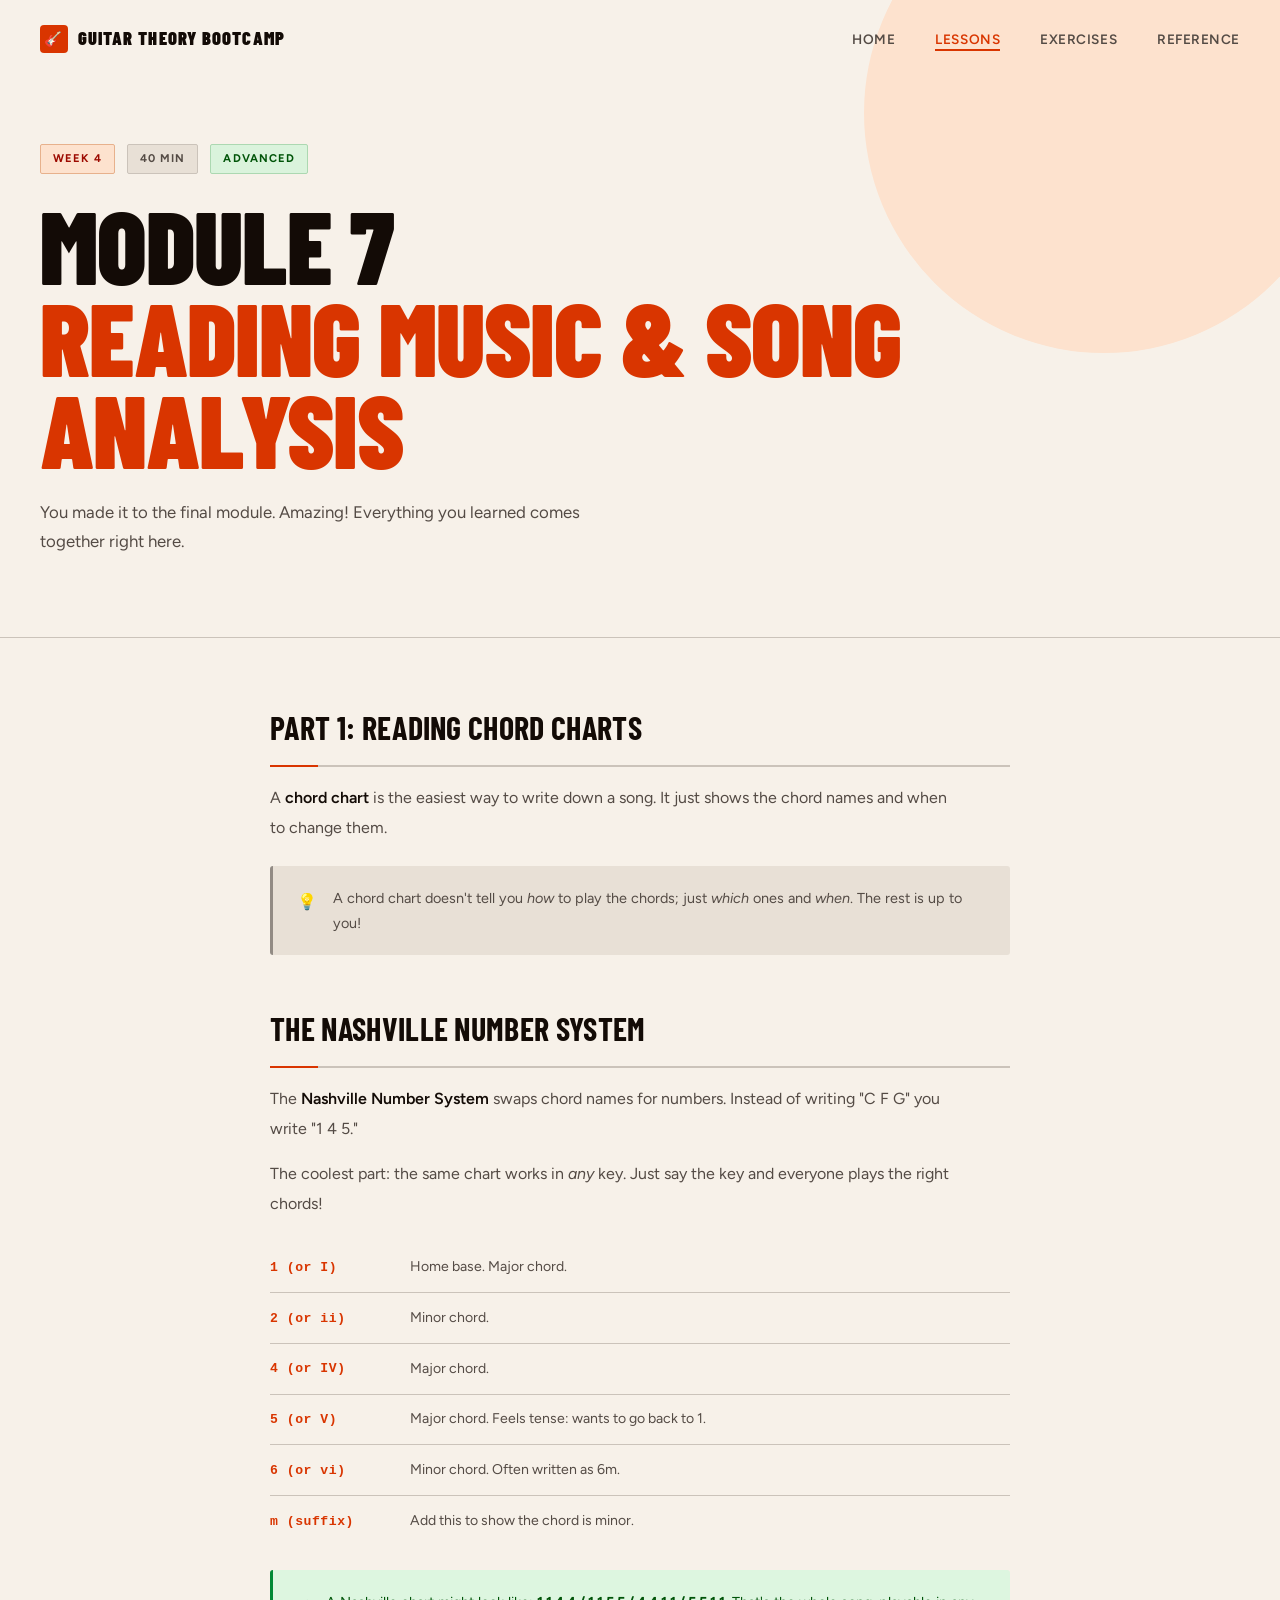
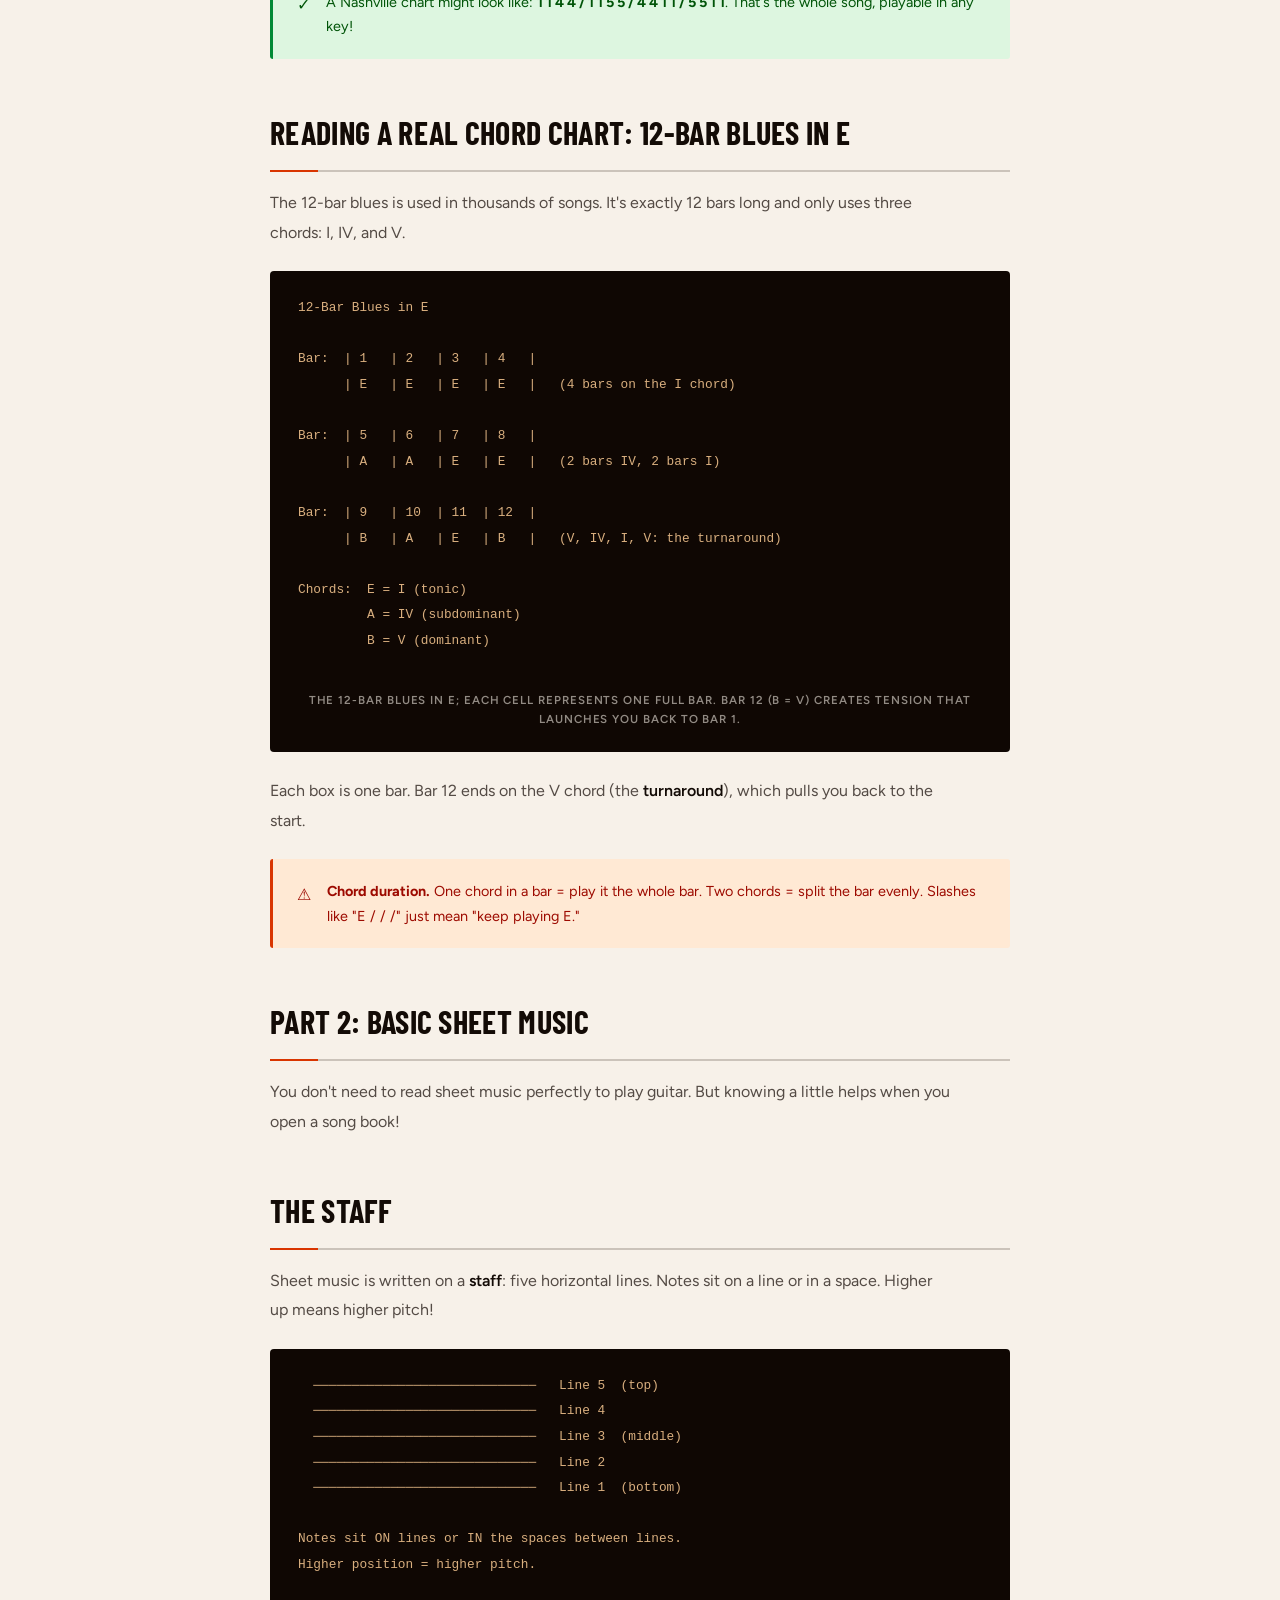
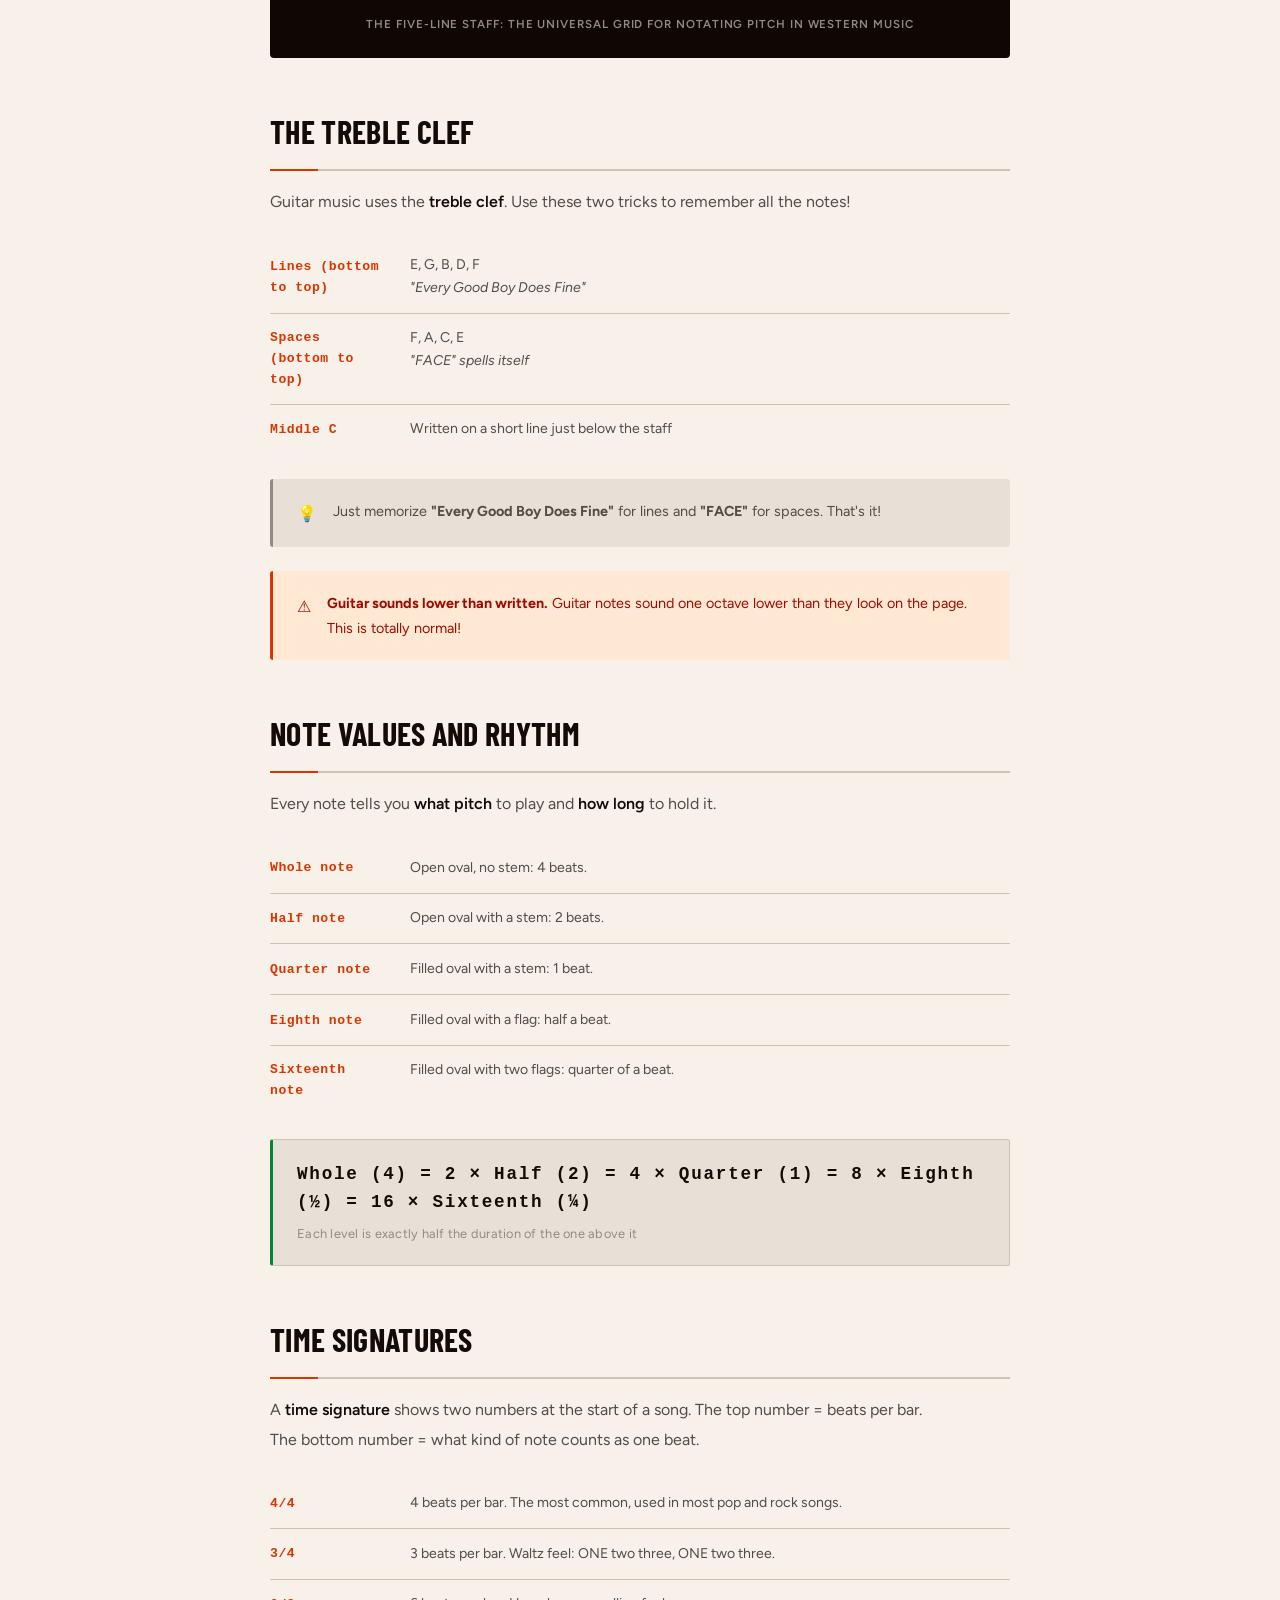
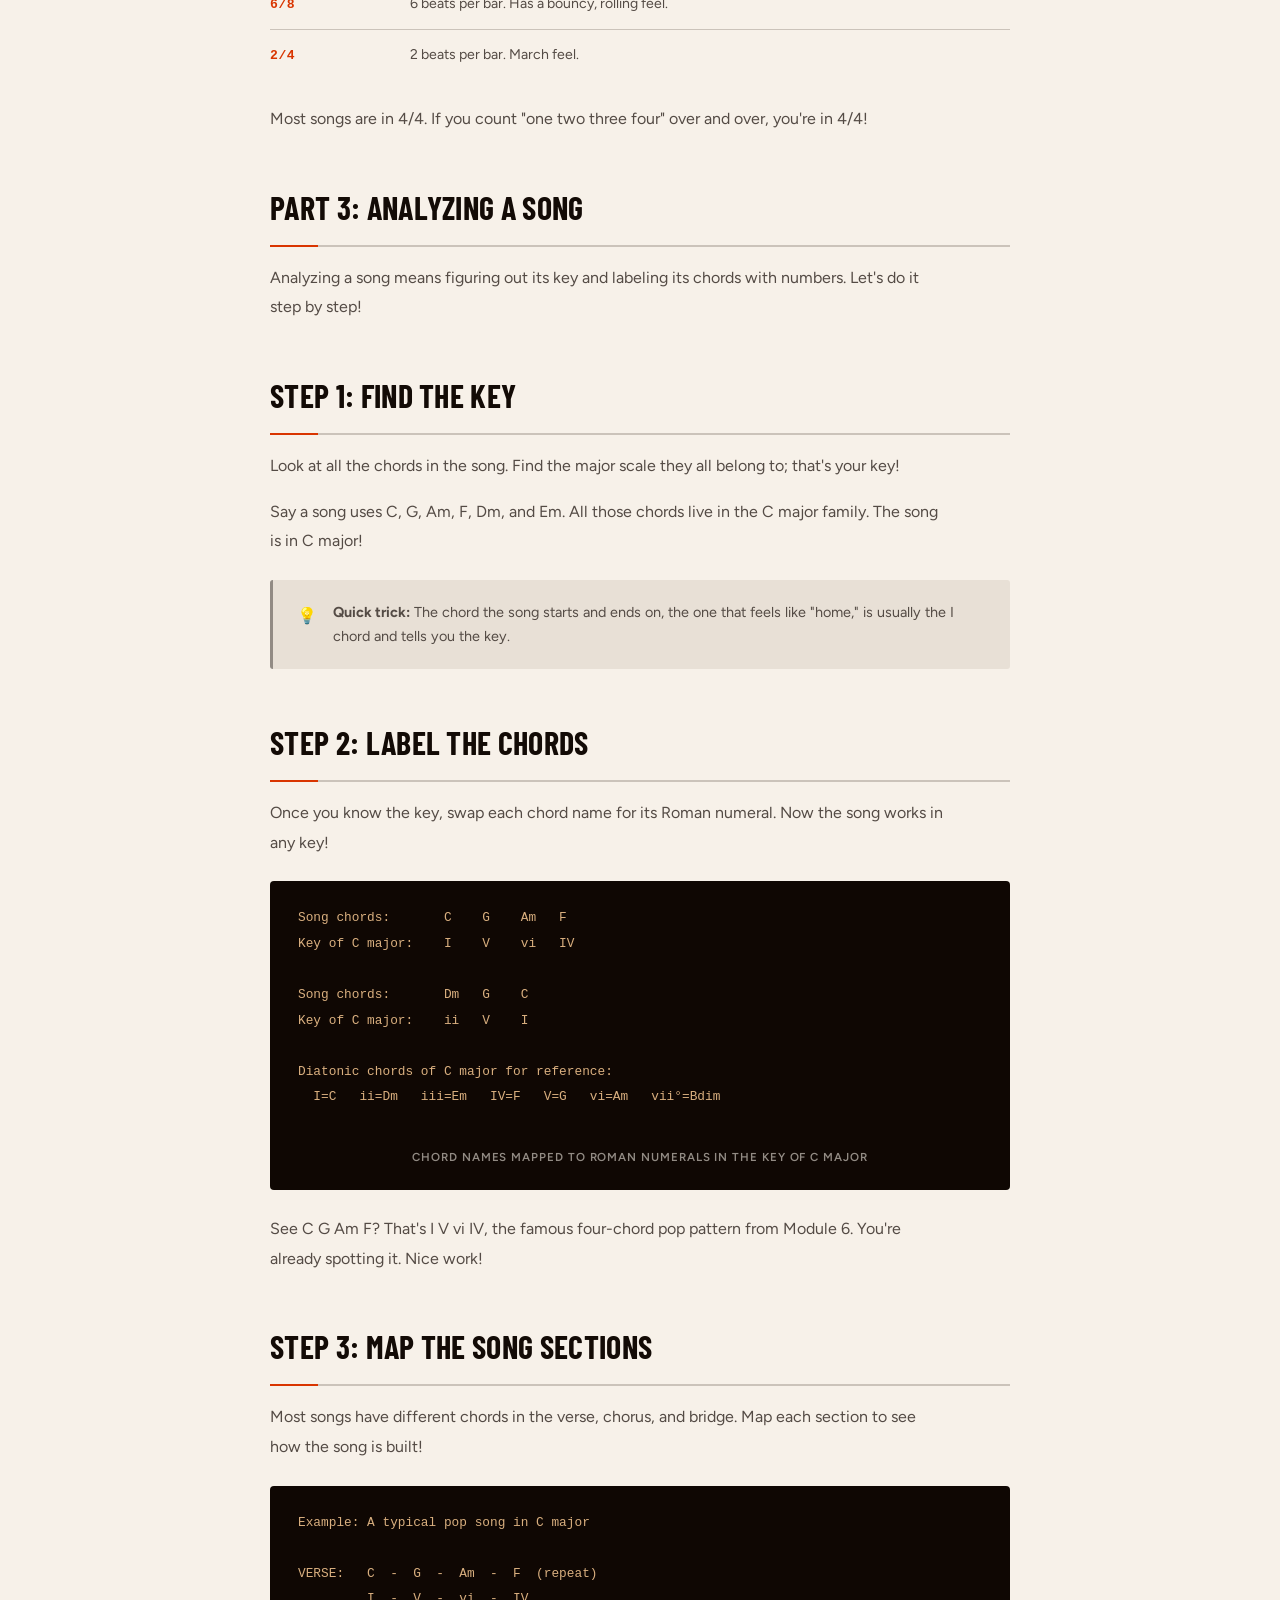
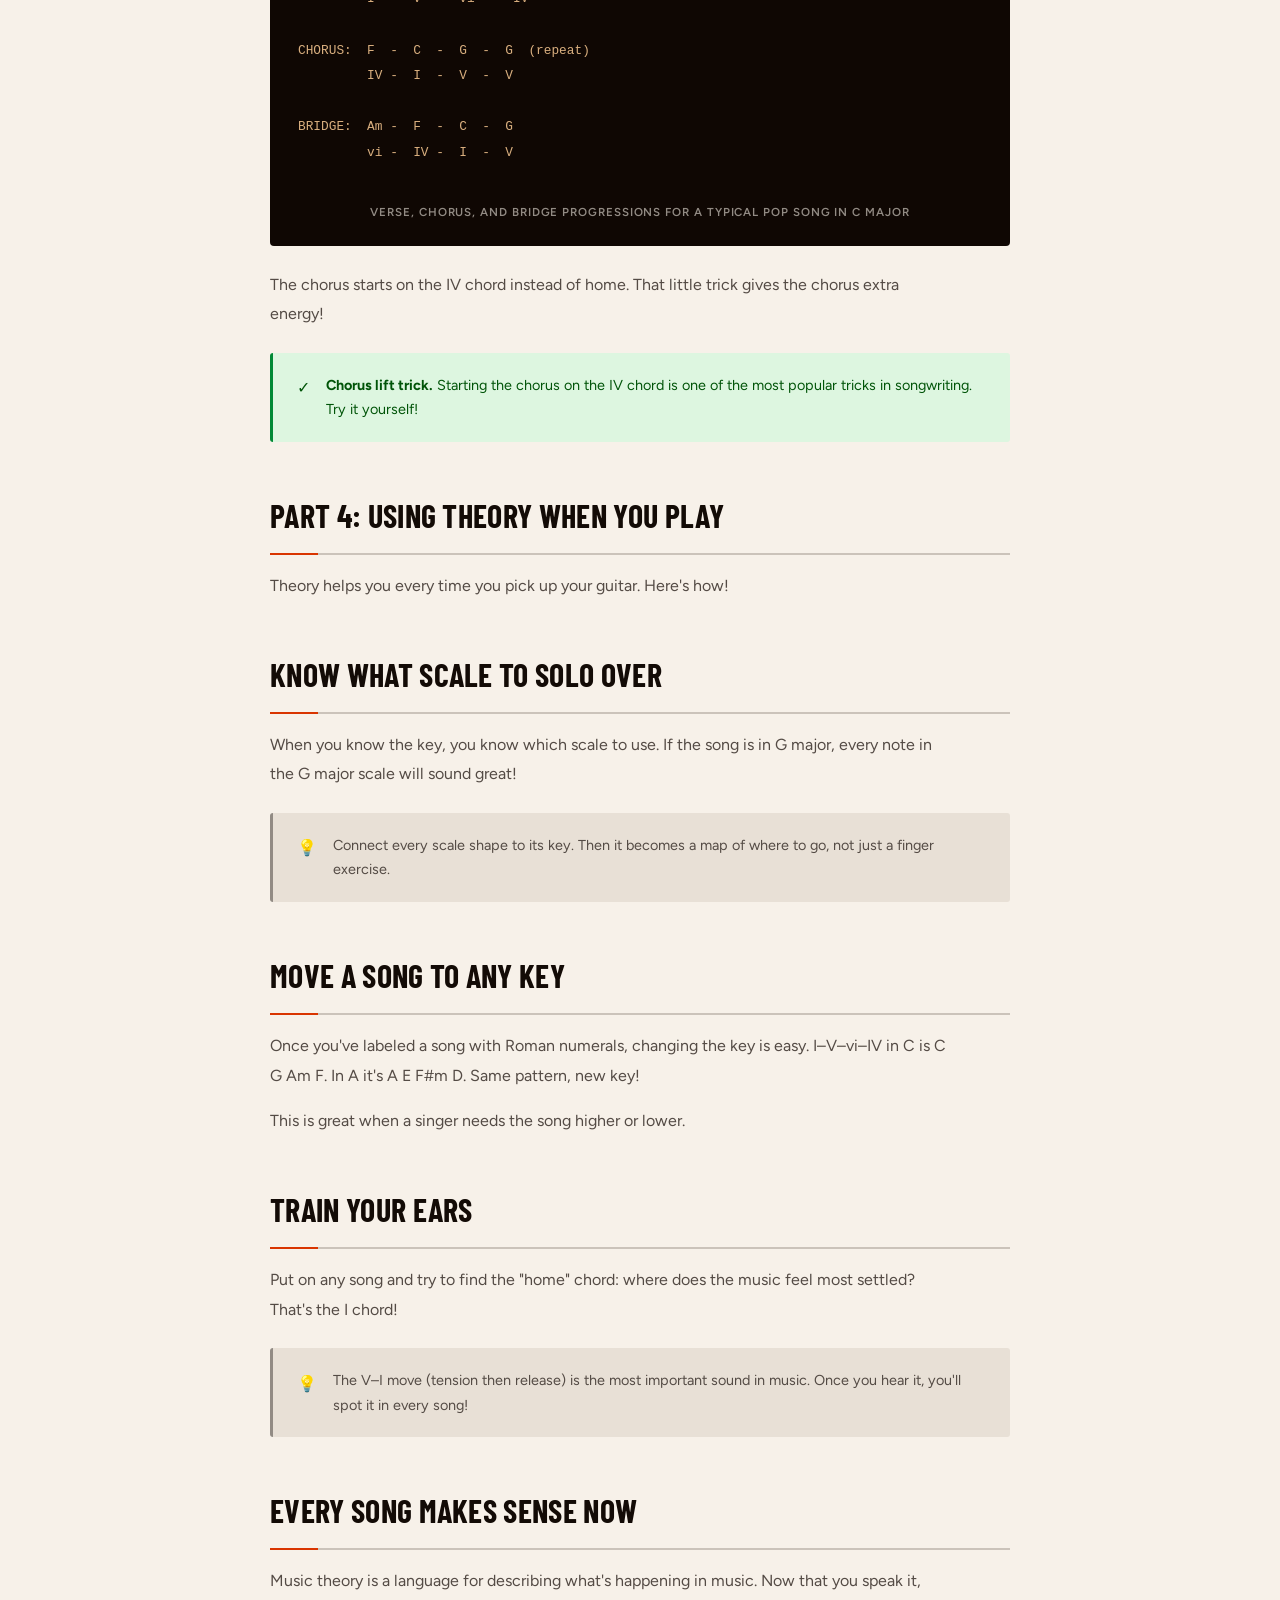
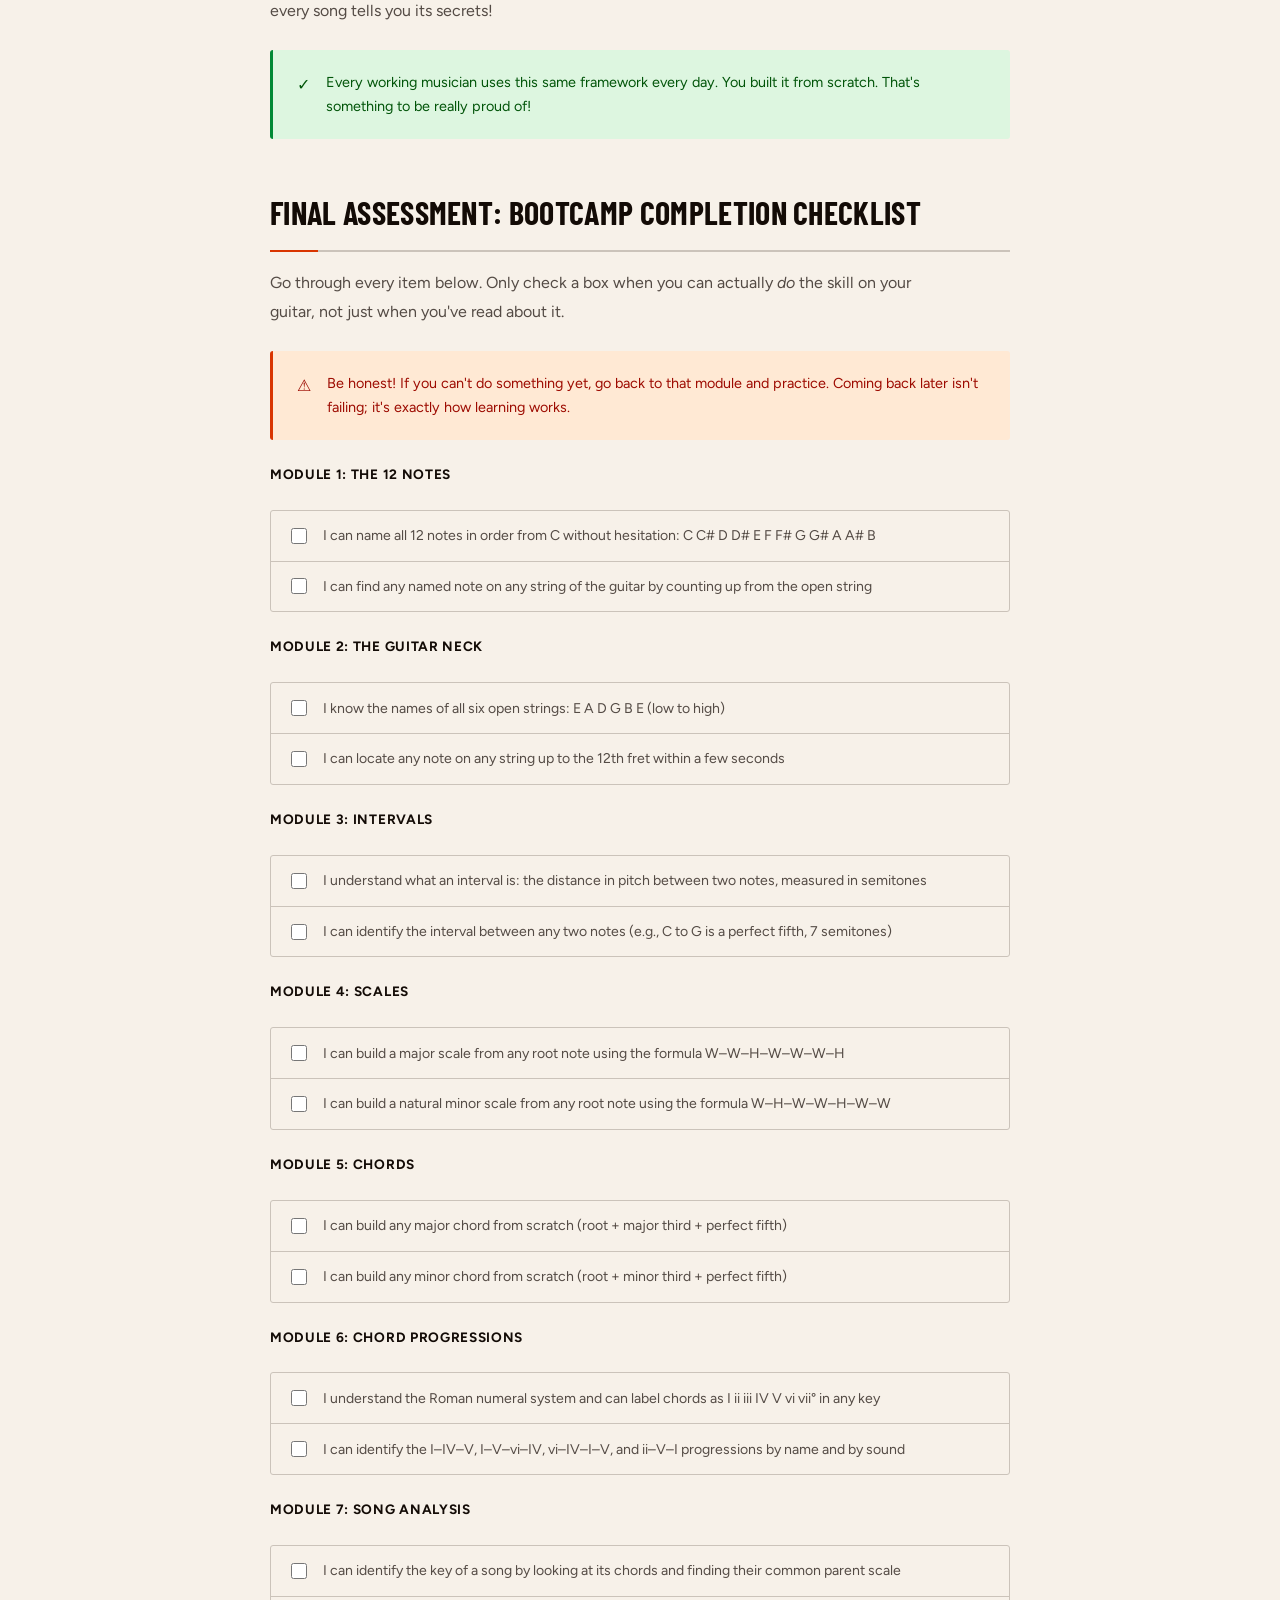
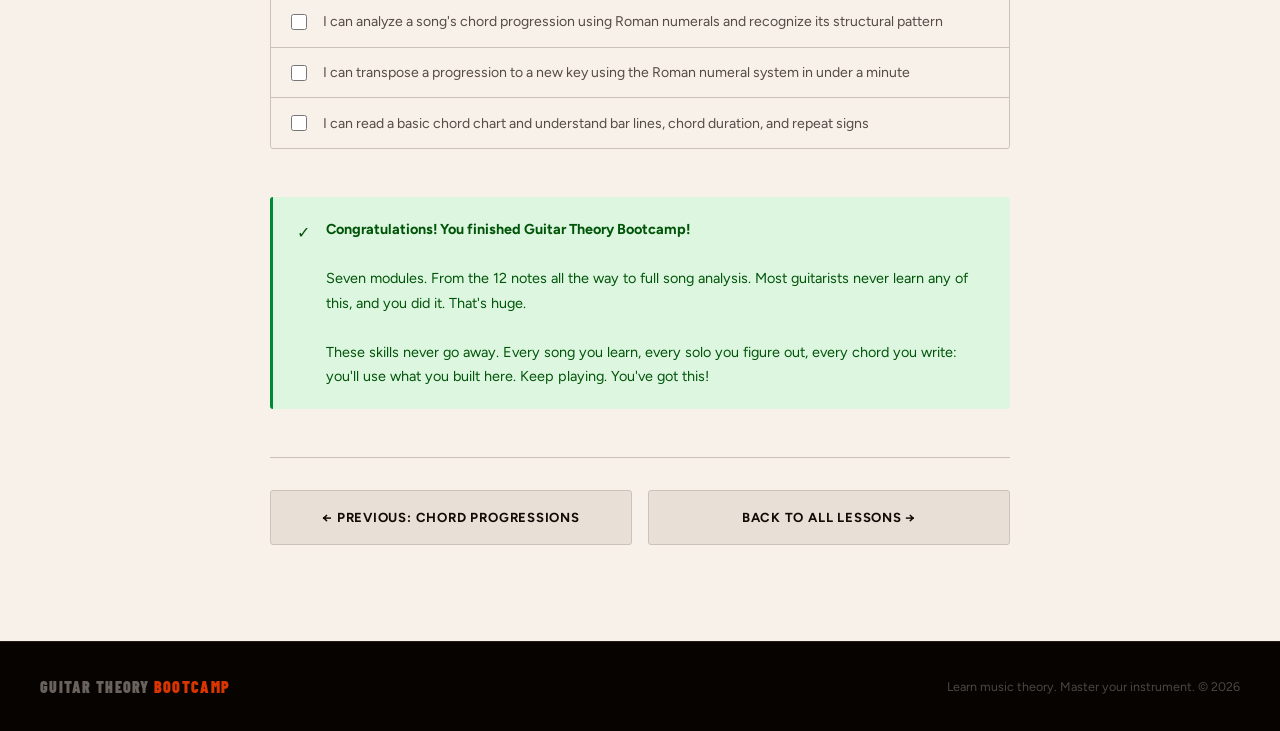
<file: pages/lesson-7.html>
<!DOCTYPE html>
<html lang="en">
<head>
  <meta charset="UTF-8">
  <meta name="viewport" content="width=device-width, initial-scale=1.0">
  <title>Module 7: Reading Music and Song Analysis | Guitar Theory Bootcamp</title>
  <meta name="description" content="Learn to read chord charts, understand basic sheet music notation, analyze a complete song, and apply everything you have learned across all seven modules.">
  <link rel="stylesheet" href="../css/style.css">
  <link rel="stylesheet" href="../css/responsive.css">
</head>
<body>

<div id="progress"></div>

<nav class="nav" id="nav">
  <div class="nav-inner">
    <a href="../index.html" class="nav-logo">
      <div class="logo-mark">🎸</div>
      Guitar Theory Bootcamp
    </a>
    <button class="nav-toggle" id="navToggle" aria-label="Menu">
      <span></span><span></span><span></span>
    </button>
    <ul class="nav-links" id="navLinks">
      <li><a href="../index.html">Home</a></li>
      <li><a href="lessons.html" class="active">Lessons</a></li>
      <li><a href="practice.html">Exercises</a></li>
      <li><a href="reference.html">Reference</a></li>
    </ul>
  </div>
</nav>

<div class="page-hero">
  <div class="page-hero-inner">
    <div class="page-chips">
      <span class="chip chip-accent">Week 4</span>
      <span class="chip chip-neutral">40 min</span>
      <span class="chip chip-green">Advanced</span>
    </div>
    <h1 class="page-title" id="pageTitle">MODULE 7<br><span class="accent-word">READING MUSIC &amp; SONG ANALYSIS</span></h1>
    <p class="page-lede">You made it to the final module. Amazing! Everything you learned comes together right here.</p>
  </div>
</div>

<div class="lesson-layout">

  <!-- PART 1: CHORD CHARTS -->
  <div class="content-section">
    <h2 class="content-h2">Part 1: Reading Chord Charts</h2>
    <p class="content-p">
      A <strong>chord chart</strong> is the easiest way to write down a song. It just shows the chord names and when to change them.
    </p>
    <div class="callout callout-info">
      <span class="callout-icon">💡</span>
      <div>A chord chart doesn't tell you <em>how</em> to play the chords; just <em>which</em> ones and <em>when</em>. The rest is up to you!</div>
    </div>
  </div>

  <div class="content-section">
    <h2 class="content-h2">The Nashville Number System</h2>
    <p class="content-p">
      The <strong>Nashville Number System</strong> swaps chord names for numbers. Instead of writing "C F G" you write "1 4 5."
    </p>
    <p class="content-p">
      The coolest part: the same chart works in <em>any</em> key. Just say the key and everyone plays the right chords!
    </p>

    <table class="def-table">
      <tr><td>1 (or I)</td><td>Home base. Major chord.</td></tr>
      <tr><td>2 (or ii)</td><td>Minor chord.</td></tr>
      <tr><td>4 (or IV)</td><td>Major chord.</td></tr>
      <tr><td>5 (or V)</td><td>Major chord. Feels tense: wants to go back to 1.</td></tr>
      <tr><td>6 (or vi)</td><td>Minor chord. Often written as 6m.</td></tr>
      <tr><td>m (suffix)</td><td>Add this to show the chord is minor.</td></tr>
    </table>

    <div class="callout callout-success">
      <span class="callout-icon">✓</span>
      <div>A Nashville chart might look like: <strong>1 1 4 4 / 1 1 5 5 / 4 4 1 1 / 5 5 1 1</strong>. That's the whole song, playable in any key!</div>
    </div>
  </div>

  <div class="content-section">
    <h2 class="content-h2">Reading a Real Chord Chart: 12-Bar Blues in E</h2>
    <p class="content-p">
      The 12-bar blues is used in thousands of songs. It's exactly 12 bars long and only uses three chords: I, IV, and V.
    </p>

    <div class="fretboard-block">
      <pre>
12-Bar Blues in E

Bar:  | 1   | 2   | 3   | 4   |
      | E   | E   | E   | E   |   (4 bars on the I chord)

Bar:  | 5   | 6   | 7   | 8   |
      | A   | A   | E   | E   |   (2 bars IV, 2 bars I)

Bar:  | 9   | 10  | 11  | 12  |
      | B   | A   | E   | B   |   (V, IV, I, V: the turnaround)

Chords:  E = I (tonic)
         A = IV (subdominant)
         B = V (dominant)
      </pre>
      <p class="fretboard-caption">The 12-bar blues in E; each cell represents one full bar. Bar 12 (B = V) creates tension that launches you back to bar 1.</p>
    </div>

    <p class="content-p">
      Each box is one bar. Bar 12 ends on the V chord (the <strong>turnaround</strong>), which pulls you back to the start.
    </p>

    <div class="callout callout-warning">
      <span class="callout-icon">⚠</span>
      <div><strong>Chord duration.</strong> One chord in a bar = play it the whole bar. Two chords = split the bar evenly. Slashes like "E / / /" just mean "keep playing E."</div>
    </div>
  </div>

  <!-- PART 2: SHEET MUSIC -->
  <div class="content-section">
    <h2 class="content-h2">Part 2: Basic Sheet Music</h2>
    <p class="content-p">
      You don't need to read sheet music perfectly to play guitar. But knowing a little helps when you open a song book!
    </p>
  </div>

  <div class="content-section">
    <h2 class="content-h2">The Staff</h2>
    <p class="content-p">
      Sheet music is written on a <strong>staff</strong>: five horizontal lines. Notes sit on a line or in a space. Higher up means higher pitch!
    </p>

    <div class="fretboard-block">
      <pre>
  ─────────────────────────────   Line 5  (top)
  ─────────────────────────────   Line 4
  ─────────────────────────────   Line 3  (middle)
  ─────────────────────────────   Line 2
  ─────────────────────────────   Line 1  (bottom)

Notes sit ON lines or IN the spaces between lines.
Higher position = higher pitch.
      </pre>
      <p class="fretboard-caption">The five-line staff: the universal grid for notating pitch in Western music</p>
    </div>
  </div>

  <div class="content-section">
    <h2 class="content-h2">The Treble Clef</h2>
    <p class="content-p">
      Guitar music uses the <strong>treble clef</strong>. Use these two tricks to remember all the notes!
    </p>

    <table class="def-table">
      <tr><td>Lines (bottom to top)</td><td>E, G, B, D, F<br><em>"Every Good Boy Does Fine"</em></td></tr>
      <tr><td>Spaces (bottom to top)</td><td>F, A, C, E<br><em>"FACE" spells itself</em></td></tr>
      <tr><td>Middle C</td><td>Written on a short line just below the staff</td></tr>
    </table>

    <div class="callout callout-info">
      <span class="callout-icon">💡</span>
      <div>Just memorize <strong>"Every Good Boy Does Fine"</strong> for lines and <strong>"FACE"</strong> for spaces. That's it!</div>
    </div>

    <div class="callout callout-warning">
      <span class="callout-icon">⚠</span>
      <div><strong>Guitar sounds lower than written.</strong> Guitar notes sound one octave lower than they look on the page. This is totally normal!</div>
    </div>
  </div>

  <div class="content-section">
    <h2 class="content-h2">Note Values and Rhythm</h2>
    <p class="content-p">
      Every note tells you <strong>what pitch</strong> to play and <strong>how long</strong> to hold it.
    </p>

    <table class="def-table">
      <tr><td>Whole note</td><td>Open oval, no stem: 4 beats.</td></tr>
      <tr><td>Half note</td><td>Open oval with a stem: 2 beats.</td></tr>
      <tr><td>Quarter note</td><td>Filled oval with a stem: 1 beat.</td></tr>
      <tr><td>Eighth note</td><td>Filled oval with a flag: half a beat.</td></tr>
      <tr><td>Sixteenth note</td><td>Filled oval with two flags: quarter of a beat.</td></tr>
    </table>

    <div class="formula-block">
      Whole (4) = 2 × Half (2) = 4 × Quarter (1) = 8 × Eighth (½) = 16 × Sixteenth (¼)
      <small>Each level is exactly half the duration of the one above it</small>
    </div>
  </div>

  <div class="content-section">
    <h2 class="content-h2">Time Signatures</h2>
    <p class="content-p">
      A <strong>time signature</strong> shows two numbers at the start of a song. The top number = beats per bar. The bottom number = what kind of note counts as one beat.
    </p>

    <table class="def-table">
      <tr><td>4/4</td><td>4 beats per bar. The most common, used in most pop and rock songs.</td></tr>
      <tr><td>3/4</td><td>3 beats per bar. Waltz feel: ONE two three, ONE two three.</td></tr>
      <tr><td>6/8</td><td>6 beats per bar. Has a bouncy, rolling feel.</td></tr>
      <tr><td>2/4</td><td>2 beats per bar. March feel.</td></tr>
    </table>

    <p class="content-p">
      Most songs are in 4/4. If you count "one two three four" over and over, you're in 4/4!
    </p>
  </div>

  <!-- PART 3: SONG ANALYSIS -->
  <div class="content-section">
    <h2 class="content-h2">Part 3: Analyzing a Song</h2>
    <p class="content-p">
      Analyzing a song means figuring out its key and labeling its chords with numbers. Let's do it step by step!
    </p>
  </div>

  <div class="content-section">
    <h2 class="content-h2">Step 1: Find the Key</h2>
    <p class="content-p">
      Look at all the chords in the song. Find the major scale they all belong to; that's your key!
    </p>
    <p class="content-p">
      Say a song uses C, G, Am, F, Dm, and Em. All those chords live in the C major family. The song is in C major!
    </p>

    <div class="callout callout-info">
      <span class="callout-icon">💡</span>
      <div><strong>Quick trick:</strong> The chord the song starts and ends on, the one that feels like "home," is usually the I chord and tells you the key.</div>
    </div>
  </div>

  <div class="content-section">
    <h2 class="content-h2">Step 2: Label the Chords</h2>
    <p class="content-p">
      Once you know the key, swap each chord name for its Roman numeral. Now the song works in any key!
    </p>

    <div class="fretboard-block">
      <pre>
Song chords:       C    G    Am   F
Key of C major:    I    V    vi   IV

Song chords:       Dm   G    C
Key of C major:    ii   V    I

Diatonic chords of C major for reference:
  I=C   ii=Dm   iii=Em   IV=F   V=G   vi=Am   vii°=Bdim
      </pre>
      <p class="fretboard-caption">Chord names mapped to Roman numerals in the key of C major</p>
    </div>

    <p class="content-p">
      See C G Am F? That's I V vi IV, the famous four-chord pop pattern from Module 6. You're already spotting it. Nice work!
    </p>
  </div>

  <div class="content-section">
    <h2 class="content-h2">Step 3: Map the Song Sections</h2>
    <p class="content-p">
      Most songs have different chords in the verse, chorus, and bridge. Map each section to see how the song is built!
    </p>

    <div class="fretboard-block">
      <pre>
Example: A typical pop song in C major

VERSE:   C  -  G  -  Am  -  F  (repeat)
         I  -  V  -  vi  -  IV

CHORUS:  F  -  C  -  G  -  G  (repeat)
         IV -  I  -  V  -  V

BRIDGE:  Am -  F  -  C  -  G
         vi -  IV -  I  -  V
      </pre>
      <p class="fretboard-caption">Verse, chorus, and bridge progressions for a typical pop song in C major</p>
    </div>

    <p class="content-p">
      The chorus starts on the IV chord instead of home. That little trick gives the chorus extra energy!
    </p>

    <div class="callout callout-success">
      <span class="callout-icon">✓</span>
      <div><strong>Chorus lift trick.</strong> Starting the chorus on the IV chord is one of the most popular tricks in songwriting. Try it yourself!</div>
    </div>
  </div>

  <!-- PART 4: APPLYING THEORY -->
  <div class="content-section">
    <h2 class="content-h2">Part 4: Using Theory When You Play</h2>
    <p class="content-p">
      Theory helps you every time you pick up your guitar. Here's how!
    </p>
  </div>

  <div class="content-section">
    <h2 class="content-h2">Know What Scale to Solo Over</h2>
    <p class="content-p">
      When you know the key, you know which scale to use. If the song is in G major, every note in the G major scale will sound great!
    </p>

    <div class="callout callout-info">
      <span class="callout-icon">💡</span>
      <div>Connect every scale shape to its key. Then it becomes a map of where to go, not just a finger exercise.</div>
    </div>
  </div>

  <div class="content-section">
    <h2 class="content-h2">Move a Song to Any Key</h2>
    <p class="content-p">
      Once you've labeled a song with Roman numerals, changing the key is easy. I–V–vi–IV in C is C G Am F. In A it's A E F#m D. Same pattern, new key!
    </p>
    <p class="content-p">
      This is great when a singer needs the song higher or lower.
    </p>
  </div>

  <div class="content-section">
    <h2 class="content-h2">Train Your Ears</h2>
    <p class="content-p">
      Put on any song and try to find the "home" chord: where does the music feel most settled? That's the I chord!
    </p>

    <div class="callout callout-info">
      <span class="callout-icon">💡</span>
      <div>The V–I move (tension then release) is the most important sound in music. Once you hear it, you'll spot it in every song!</div>
    </div>
  </div>

  <div class="content-section">
    <h2 class="content-h2">Every Song Makes Sense Now</h2>
    <p class="content-p">
      Music theory is a language for describing what's happening in music. Now that you speak it, every song tells you its secrets!
    </p>

    <div class="callout callout-success">
      <span class="callout-icon">✓</span>
      <div>Every working musician uses this same framework every day. You built it from scratch. That's something to be really proud of!</div>
    </div>
  </div>

  <!-- FINAL ASSESSMENT -->
  <div class="content-section" id="practice">
    <h2 class="content-h2">Final Assessment: Bootcamp Completion Checklist</h2>
    <p class="content-p">
      Go through every item below. Only check a box when you can actually <em>do</em> the skill on your guitar, not just when you've read about it.
    </p>

    <div class="callout callout-warning">
      <span class="callout-icon">⚠</span>
      <div>Be honest! If you can't do something yet, go back to that module and practice. Coming back later isn't failing; it's exactly how learning works.</div>
    </div>

    <h3 class="content-h3">Module 1: The 12 Notes</h3>
    <div class="checklist">
      <div class="check-row">
        <input type="checkbox" id="f1">
        <label for="f1">I can name all 12 notes in order from C without hesitation: C C# D D# E F F# G G# A A# B</label>
      </div>
      <div class="check-row">
        <input type="checkbox" id="f2">
        <label for="f2">I can find any named note on any string of the guitar by counting up from the open string</label>
      </div>
    </div>

    <h3 class="content-h3" style="margin-top: 1.5rem;">Module 2: The Guitar Neck</h3>
    <div class="checklist">
      <div class="check-row">
        <input type="checkbox" id="f3">
        <label for="f3">I know the names of all six open strings: E A D G B E (low to high)</label>
      </div>
      <div class="check-row">
        <input type="checkbox" id="f4">
        <label for="f4">I can locate any note on any string up to the 12th fret within a few seconds</label>
      </div>
    </div>

    <h3 class="content-h3" style="margin-top: 1.5rem;">Module 3: Intervals</h3>
    <div class="checklist">
      <div class="check-row">
        <input type="checkbox" id="f5">
        <label for="f5">I understand what an interval is: the distance in pitch between two notes, measured in semitones</label>
      </div>
      <div class="check-row">
        <input type="checkbox" id="f6">
        <label for="f6">I can identify the interval between any two notes (e.g., C to G is a perfect fifth, 7 semitones)</label>
      </div>
    </div>

    <h3 class="content-h3" style="margin-top: 1.5rem;">Module 4: Scales</h3>
    <div class="checklist">
      <div class="check-row">
        <input type="checkbox" id="f7">
        <label for="f7">I can build a major scale from any root note using the formula W–W–H–W–W–W–H</label>
      </div>
      <div class="check-row">
        <input type="checkbox" id="f8">
        <label for="f8">I can build a natural minor scale from any root note using the formula W–H–W–W–H–W–W</label>
      </div>
    </div>

    <h3 class="content-h3" style="margin-top: 1.5rem;">Module 5: Chords</h3>
    <div class="checklist">
      <div class="check-row">
        <input type="checkbox" id="f9">
        <label for="f9">I can build any major chord from scratch (root + major third + perfect fifth)</label>
      </div>
      <div class="check-row">
        <input type="checkbox" id="f10">
        <label for="f10">I can build any minor chord from scratch (root + minor third + perfect fifth)</label>
      </div>
    </div>

    <h3 class="content-h3" style="margin-top: 1.5rem;">Module 6: Chord Progressions</h3>
    <div class="checklist">
      <div class="check-row">
        <input type="checkbox" id="f11">
        <label for="f11">I understand the Roman numeral system and can label chords as I ii iii IV V vi vii° in any key</label>
      </div>
      <div class="check-row">
        <input type="checkbox" id="f12">
        <label for="f12">I can identify the I–IV–V, I–V–vi–IV, vi–IV–I–V, and ii–V–I progressions by name and by sound</label>
      </div>
    </div>

    <h3 class="content-h3" style="margin-top: 1.5rem;">Module 7: Song Analysis</h3>
    <div class="checklist">
      <div class="check-row">
        <input type="checkbox" id="f13">
        <label for="f13">I can identify the key of a song by looking at its chords and finding their common parent scale</label>
      </div>
      <div class="check-row">
        <input type="checkbox" id="f14">
        <label for="f14">I can analyze a song's chord progression using Roman numerals and recognize its structural pattern</label>
      </div>
      <div class="check-row">
        <input type="checkbox" id="f15">
        <label for="f15">I can transpose a progression to a new key using the Roman numeral system in under a minute</label>
      </div>
      <div class="check-row">
        <input type="checkbox" id="f16">
        <label for="f16">I can read a basic chord chart and understand bar lines, chord duration, and repeat signs</label>
      </div>
    </div>

    <div id="completeMsg" style="display:none; margin-top: 2rem; padding: 1.25rem 1.5rem; background: var(--accent-dim, rgba(255,107,26,0.12)); border: 2px solid var(--accent, #ff6b1a); border-radius: 8px; font-weight: 600; color: var(--accent, #ff6b1a);">
      Every box checked. You have completed the Guitar Theory Bootcamp. You now possess the complete foundational framework of Western music theory as it applies to the guitar. Go play something great.
    </div>
  </div>

  <!-- CONGRATULATIONS -->
  <div class="content-section">
    <div class="callout callout-success">
      <span class="callout-icon">✓</span>
      <div>
        <strong>Congratulations! You finished Guitar Theory Bootcamp!</strong><br><br>
        Seven modules. From the 12 notes all the way to full song analysis. Most guitarists never learn any of this, and you did it. That's huge.<br><br>
        These skills never go away. Every song you learn, every solo you figure out, every chord you write: you'll use what you built here. Keep playing. You've got this!
      </div>
    </div>
  </div>

  <div class="lesson-nav">
    <a href="lesson-6.html">← Previous: Chord Progressions</a>
    <a href="lessons.html">Back to All Lessons →</a>
  </div>

</div>

<footer>
  <div class="footer-inner">
    <span class="footer-brand">Guitar Theory <span>Bootcamp</span></span>
    <span class="footer-copy">Learn music theory. Master your instrument. &copy; 2026</span>
  </div>
</footer>

<script src="https://cdnjs.cloudflare.com/ajax/libs/gsap/3.12.2/gsap.min.js"></script>
<script>
window.addEventListener('scroll', () => {
  const pct = window.scrollY / (document.documentElement.scrollHeight - window.innerHeight) * 100;
  document.getElementById('progress').style.width = pct + '%';
  document.getElementById('nav').classList.toggle('scrolled', window.scrollY > 40);
}, { passive: true });
document.getElementById('navToggle').addEventListener('click', function() { this.classList.toggle('open'); document.getElementById('navLinks').classList.toggle('open'); });
gsap.from('#pageTitle', { y: 40, opacity: 0, duration: 0.8, ease: 'power4.out', delay: 0.15 });
function toggleReveal(id, btn) { const el = document.getElementById(id); const open = el.classList.toggle('open'); btn.textContent = open ? btn.dataset.open : btn.dataset.closed; }
const io = new IntersectionObserver((entries) => { entries.forEach(e => { if (e.isIntersecting) { e.target.style.opacity='1'; e.target.style.transform='translateY(0)'; io.unobserve(e.target); } }); }, { threshold: 0.1 });
document.querySelectorAll('.content-section').forEach((s,i) => { s.style.opacity='0'; s.style.transform='translateY(20px)'; s.style.transition=`opacity 0.5s cubic-bezier(0.22,1,0.36,1) ${i*0.04}s, transform 0.5s cubic-bezier(0.22,1,0.36,1) ${i*0.04}s`; io.observe(s); });

const boxes = document.querySelectorAll('.check-row input[type=checkbox]');
const msg = document.getElementById('completeMsg');
if (msg) boxes.forEach(b => b.addEventListener('change', () => {
  msg.style.display = [...boxes].every(x => x.checked) ? 'block' : 'none';
}));
</script>
</body>
</html>
</file>
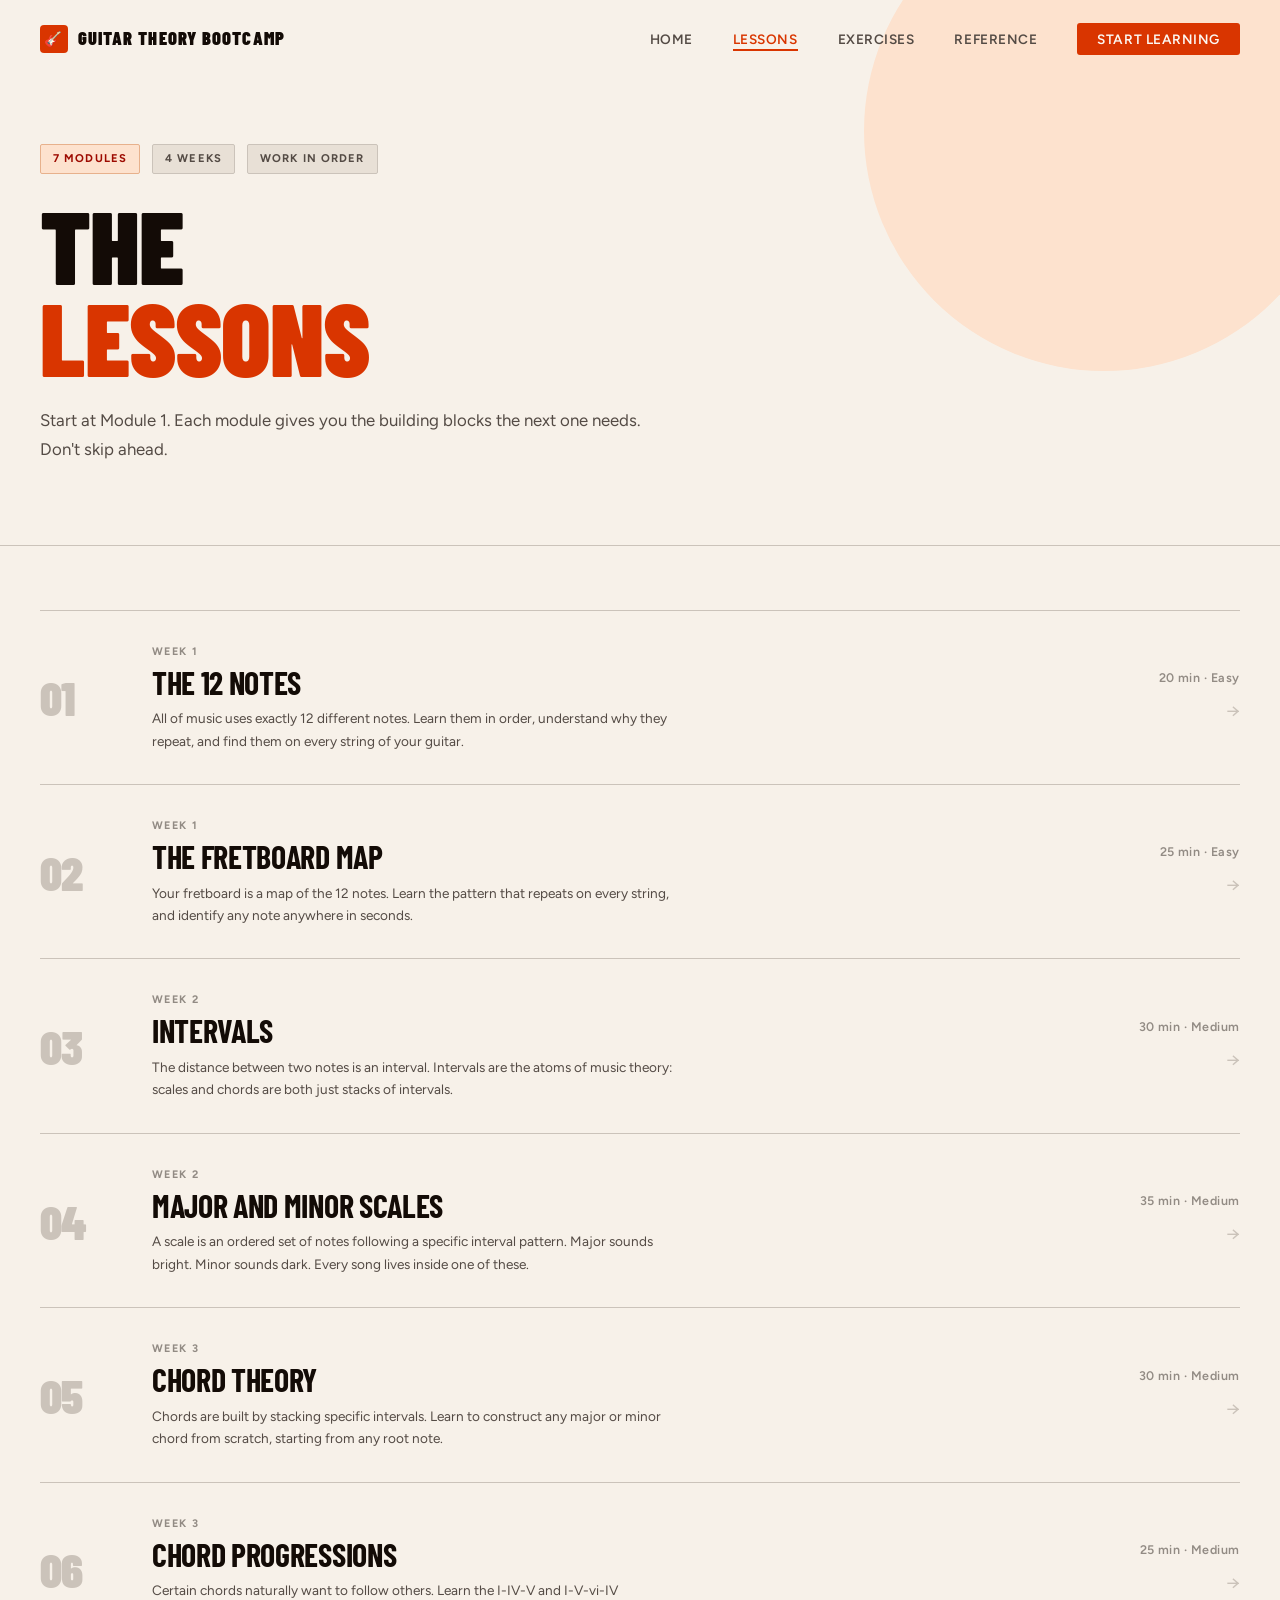
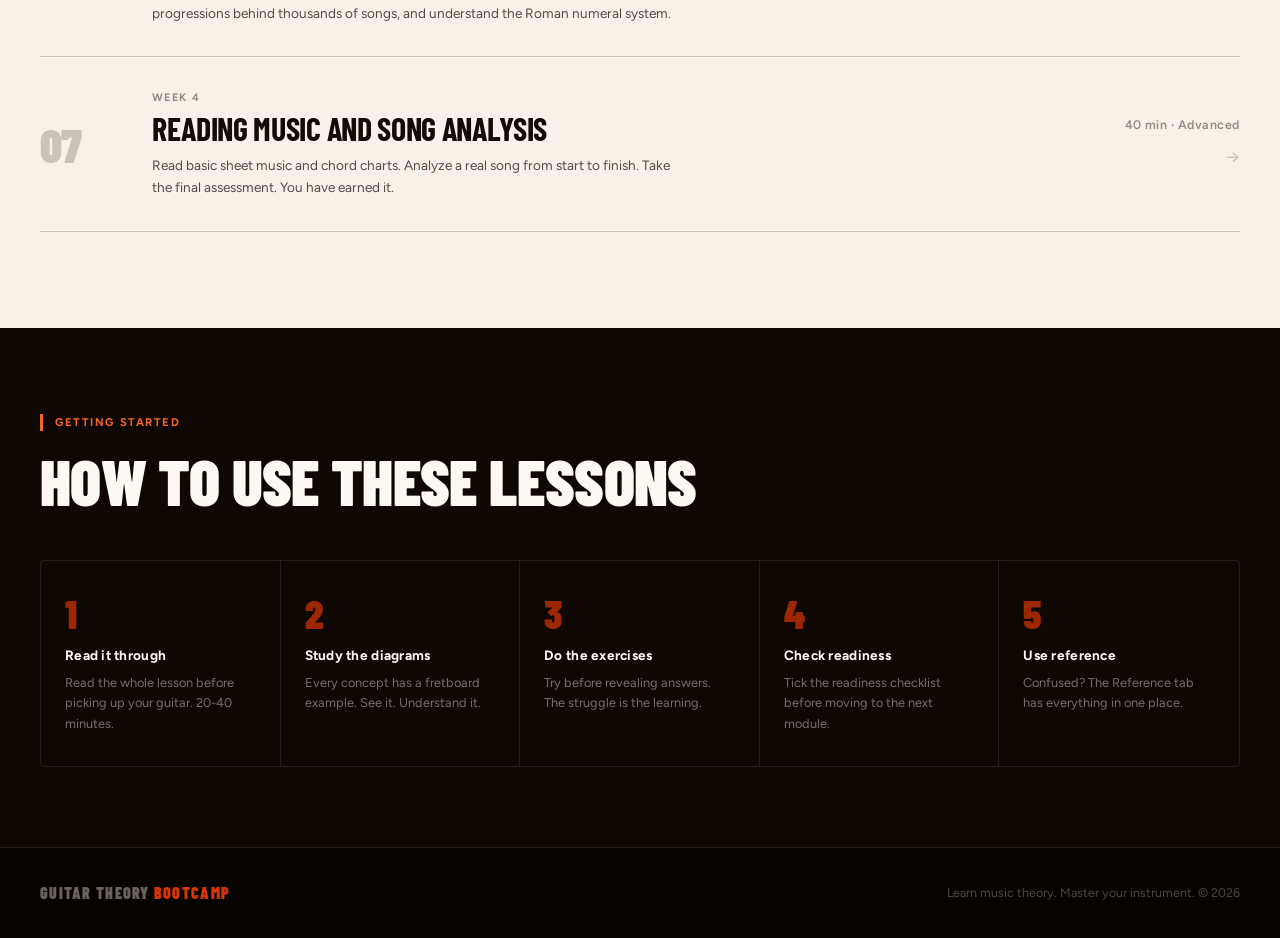
<file: pages/lessons.html>
<!DOCTYPE html>
<html lang="en">
<head>
  <meta charset="UTF-8">
  <meta name="viewport" content="width=device-width, initial-scale=1.0">
  <title>Lessons: Guitar Theory Bootcamp</title>
  <meta name="description" content="Seven modules. Work through them in order. Each one builds on the last.">
  <link rel="stylesheet" href="../css/style.css">
  <link rel="stylesheet" href="../css/responsive.css">
</head>
<body>

<div id="progress"></div>

<nav class="nav" id="nav">
  <div class="nav-inner">
    <a href="../index.html" class="nav-logo">
      <div class="logo-mark">🎸</div>
      Guitar Theory Bootcamp
    </a>
    <button class="nav-toggle" id="navToggle" aria-label="Menu">
      <span></span><span></span><span></span>
    </button>
    <ul class="nav-links" id="navLinks">
      <li><a href="../index.html">Home</a></li>
      <li><a href="lessons.html" class="active">Lessons</a></li>
      <li><a href="practice.html">Exercises</a></li>
      <li><a href="reference.html">Reference</a></li>
      <li><a href="lesson-1.html" class="nav-cta-link">Start Learning</a></li>
    </ul>
  </div>
</nav>

<div class="page-hero">
  <div class="page-hero-inner">
    <div class="page-chips">
      <span class="chip chip-accent">7 Modules</span>
      <span class="chip chip-neutral">4 Weeks</span>
      <span class="chip chip-neutral">Work in order</span>
    </div>
    <h1 class="page-title" id="pageTitle">THE<br><span class="accent-word">LESSONS</span></h1>
    <p class="page-lede">Start at Module 1. Each module gives you the building blocks the next one needs. Don't skip ahead.</p>
  </div>
</div>

<div class="lessons-body">
  <div class="module-list" id="moduleList">

    <a href="lesson-1.html" class="module-row available">
      <div class="module-number">01</div>
      <div class="module-info">
        <div class="module-week">Week 1</div>
        <h2 class="module-title">The 12 Notes</h2>
        <p class="module-desc">All of music uses exactly 12 different notes. Learn them in order, understand why they repeat, and find them on every string of your guitar.</p>
      </div>
      <div class="module-meta">
        <span class="module-duration">20 min · Easy</span>
        <span class="module-arrow">→</span>
      </div>
    </a>

    <a href="lesson-2.html" class="module-row available">
      <div class="module-number">02</div>
      <div class="module-info">
        <div class="module-week">Week 1</div>
        <h2 class="module-title">The Fretboard Map</h2>
        <p class="module-desc">Your fretboard is a map of the 12 notes. Learn the pattern that repeats on every string, and identify any note anywhere in seconds.</p>
      </div>
      <div class="module-meta">
        <span class="module-duration">25 min · Easy</span>
        <span class="module-arrow">→</span>
      </div>
    </a>

    <a href="lesson-3.html" class="module-row available">
      <div class="module-number">03</div>
      <div class="module-info">
        <div class="module-week">Week 2</div>
        <h2 class="module-title">Intervals</h2>
        <p class="module-desc">The distance between two notes is an interval. Intervals are the atoms of music theory: scales and chords are both just stacks of intervals.</p>
      </div>
      <div class="module-meta">
        <span class="module-duration">30 min · Medium</span>
        <span class="module-arrow">→</span>
      </div>
    </a>

    <a href="lesson-4.html" class="module-row available">
      <div class="module-number">04</div>
      <div class="module-info">
        <div class="module-week">Week 2</div>
        <h2 class="module-title">Major and Minor Scales</h2>
        <p class="module-desc">A scale is an ordered set of notes following a specific interval pattern. Major sounds bright. Minor sounds dark. Every song lives inside one of these.</p>
      </div>
      <div class="module-meta">
        <span class="module-duration">35 min · Medium</span>
        <span class="module-arrow">→</span>
      </div>
    </a>

    <a href="lesson-5.html" class="module-row available">
      <div class="module-number">05</div>
      <div class="module-info">
        <div class="module-week">Week 3</div>
        <h2 class="module-title">Chord Theory</h2>
        <p class="module-desc">Chords are built by stacking specific intervals. Learn to construct any major or minor chord from scratch, starting from any root note.</p>
      </div>
      <div class="module-meta">
        <span class="module-duration">30 min · Medium</span>
        <span class="module-arrow">→</span>
      </div>
    </a>

    <a href="lesson-6.html" class="module-row available">
      <div class="module-number">06</div>
      <div class="module-info">
        <div class="module-week">Week 3</div>
        <h2 class="module-title">Chord Progressions</h2>
        <p class="module-desc">Certain chords naturally want to follow others. Learn the I-IV-V and I-V-vi-IV progressions behind thousands of songs, and understand the Roman numeral system.</p>
      </div>
      <div class="module-meta">
        <span class="module-duration">25 min · Medium</span>
        <span class="module-arrow">→</span>
      </div>
    </a>

    <a href="lesson-7.html" class="module-row available">
      <div class="module-number">07</div>
      <div class="module-info">
        <div class="module-week">Week 4</div>
        <h2 class="module-title">Reading Music and Song Analysis</h2>
        <p class="module-desc">Read basic sheet music and chord charts. Analyze a real song from start to finish. Take the final assessment. You have earned it.</p>
      </div>
      <div class="module-meta">
        <span class="module-duration">40 min · Advanced</span>
        <span class="module-arrow">→</span>
      </div>
    </a>

  </div>
</div>

<!-- HOW TO USE -->
<section class="how-to-band">
  <div class="wrap">
    <span class="section-kicker on-dark">Getting started</span>
    <h2 class="section-h2 on-dark">How to use these lessons</h2>

    <div class="how-to-steps">
      <div class="how-to-step">
        <div class="step-num">1</div>
        <div class="step-title">Read it through</div>
        <p class="step-desc">Read the whole lesson before picking up your guitar. 20-40 minutes.</p>
      </div>
      <div class="how-to-step">
        <div class="step-num">2</div>
        <div class="step-title">Study the diagrams</div>
        <p class="step-desc">Every concept has a fretboard example. See it. Understand it.</p>
      </div>
      <div class="how-to-step">
        <div class="step-num">3</div>
        <div class="step-title">Do the exercises</div>
        <p class="step-desc">Try before revealing answers. The struggle is the learning.</p>
      </div>
      <div class="how-to-step">
        <div class="step-num">4</div>
        <div class="step-title">Check readiness</div>
        <p class="step-desc">Tick the readiness checklist before moving to the next module.</p>
      </div>
      <div class="how-to-step">
        <div class="step-num">5</div>
        <div class="step-title">Use reference</div>
        <p class="step-desc">Confused? The Reference tab has everything in one place.</p>
      </div>
    </div>
  </div>
</section>

<footer>
  <div class="footer-inner">
    <span class="footer-brand">Guitar Theory <span>Bootcamp</span></span>
    <span class="footer-copy">Learn music theory. Master your instrument. &copy; 2026</span>
  </div>
</footer>

<script src="https://cdnjs.cloudflare.com/ajax/libs/gsap/3.12.2/gsap.min.js"></script>
<script>
  window.addEventListener('scroll', () => {
    const pct = window.scrollY / (document.documentElement.scrollHeight - window.innerHeight) * 100;
    document.getElementById('progress').style.width = pct + '%';
    document.getElementById('nav').classList.toggle('scrolled', window.scrollY > 40);
  }, { passive: true });

  document.getElementById('navToggle').addEventListener('click', function() {
    this.classList.toggle('open');
    document.getElementById('navLinks').classList.toggle('open');
  });

  gsap.from('#pageTitle', { y: 40, opacity: 0, duration: 0.8, ease: 'power4.out', delay: 0.15 });

  const rows = document.querySelectorAll('.module-row');
  const io = new IntersectionObserver((entries) => {
    entries.forEach(e => {
      if (e.isIntersecting) {
        e.target.style.opacity = '1';
        e.target.style.transform = 'translateX(0)';
        io.unobserve(e.target);
      }
    });
  }, { threshold: 0.05 });

  rows.forEach((r, i) => {
    r.style.opacity = '0';
    r.style.transform = 'translateX(-16px)';
    r.style.transition = `opacity 0.5s cubic-bezier(0.22,1,0.36,1) ${i * 0.05}s, transform 0.5s cubic-bezier(0.22,1,0.36,1) ${i * 0.05}s`;
    io.observe(r);
  });
</script>
</body>
</html>
</file>
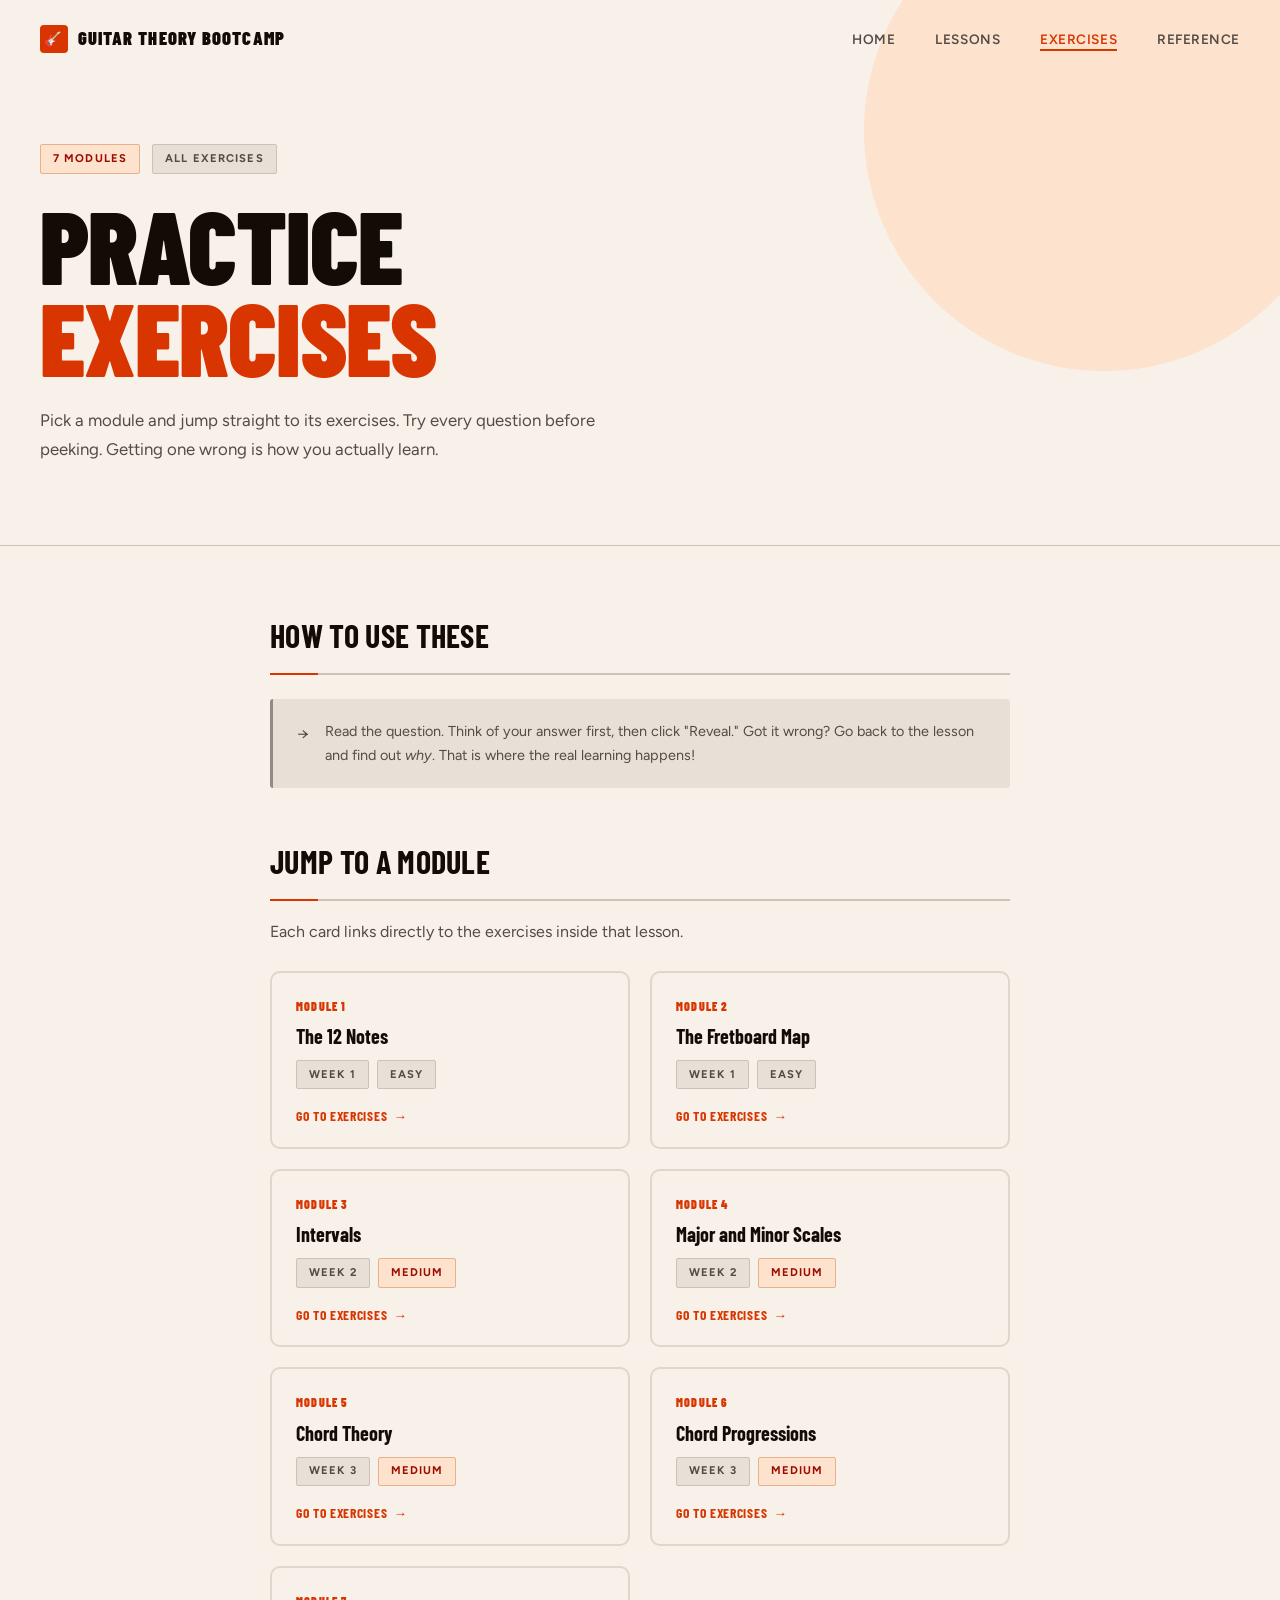
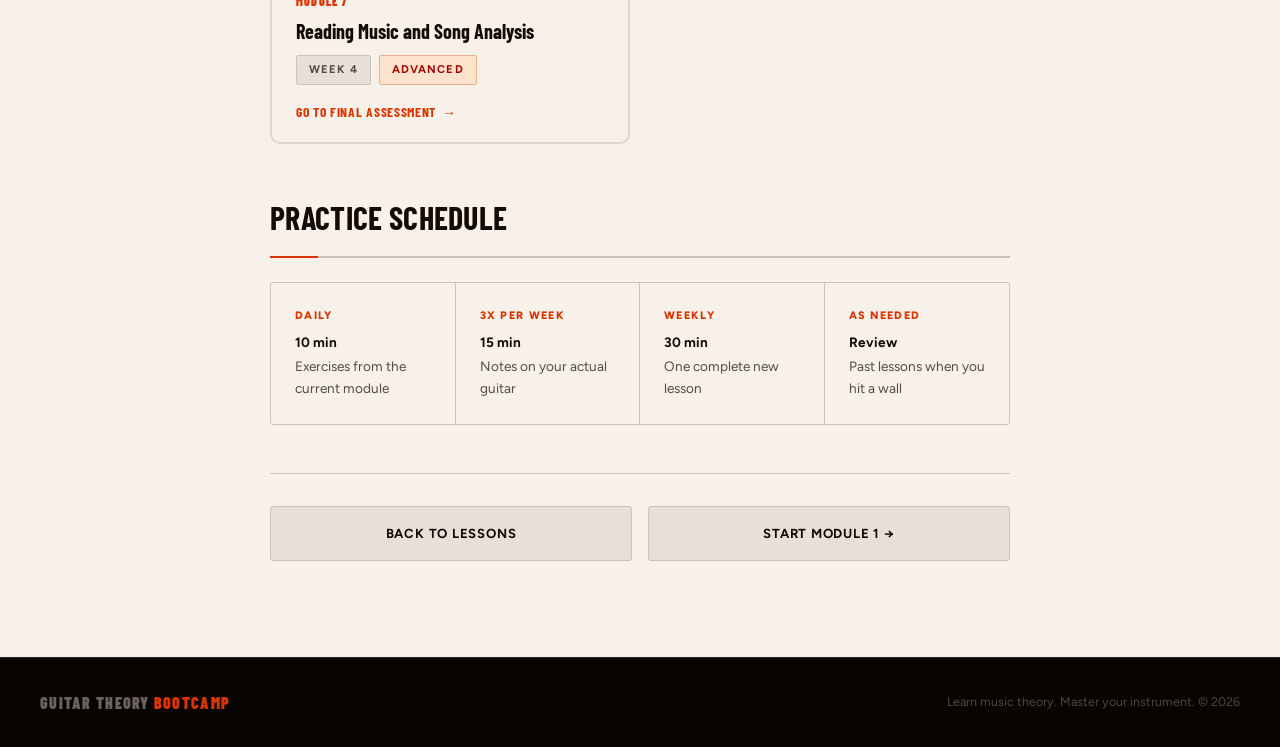
<file: pages/practice.html>
<!DOCTYPE html>
<html lang="en">
<head>
  <meta charset="UTF-8">
  <meta name="viewport" content="width=device-width, initial-scale=1.0">
  <title>Practice Exercises: Guitar Theory Bootcamp</title>
  <meta name="description" content="Practice exercises for all 7 modules. Jump straight to the exercises inside each lesson.">
  <link rel="stylesheet" href="../css/style.css">
  <link rel="stylesheet" href="../css/responsive.css">
  <style>
    .module-hub {
      display: grid;
      grid-template-columns: repeat(auto-fill, minmax(280px, 1fr));
      gap: 1.25rem;
      margin-top: 1.5rem;
    }
    .hub-card {
      display: flex;
      flex-direction: column;
      background: var(--bg);
      border: 2px solid oklch(88% 0.02 70);
      border-radius: 10px;
      padding: 1.5rem 1.5rem 1.25rem;
      text-decoration: none;
      color: inherit;
      transition: border-color 0.2s var(--ease-out-quint), transform 0.2s var(--ease-out-quint), box-shadow 0.2s var(--ease-out-quint);
    }
    .hub-card:hover {
      border-color: var(--accent);
      transform: translateY(-3px);
      box-shadow: 0 8px 24px oklch(58% 0.21 38 / 0.12);
    }
    .hub-card-num {
      font-family: var(--display);
      font-weight: 900;
      font-size: 0.75rem;
      letter-spacing: 0.1em;
      text-transform: uppercase;
      color: var(--accent);
      margin-bottom: 0.5rem;
    }
    .hub-card-title {
      font-family: var(--display);
      font-weight: 700;
      font-size: 1.25rem;
      line-height: 1.2;
      color: var(--text);
      margin-bottom: 0.75rem;
    }
    .hub-card-meta {
      display: flex;
      gap: 0.5rem;
      flex-wrap: wrap;
      margin-bottom: 1rem;
    }
    .hub-card-cta {
      margin-top: auto;
      font-family: var(--display);
      font-weight: 700;
      font-size: 0.85rem;
      letter-spacing: 0.05em;
      text-transform: uppercase;
      color: var(--accent);
      display: flex;
      align-items: center;
      gap: 0.4rem;
    }
    .hub-card-cta::after {
      content: '→';
      transition: transform 0.2s var(--ease-out-quint);
    }
    .hub-card:hover .hub-card-cta::after {
      transform: translateX(4px);
    }
  </style>
</head>
<body>

<div id="progress"></div>

<nav class="nav" id="nav">
  <div class="nav-inner">
    <a href="../index.html" class="nav-logo">
      <div class="logo-mark">🎸</div>
      Guitar Theory Bootcamp
    </a>
    <button class="nav-toggle" id="navToggle" aria-label="Menu">
      <span></span><span></span><span></span>
    </button>
    <ul class="nav-links" id="navLinks">
      <li><a href="../index.html">Home</a></li>
      <li><a href="lessons.html">Lessons</a></li>
      <li><a href="practice.html" class="active">Exercises</a></li>
      <li><a href="reference.html">Reference</a></li>
    </ul>
  </div>
</nav>

<div class="page-hero">
  <div class="page-hero-inner">
    <div class="page-chips">
      <span class="chip chip-accent">7 Modules</span>
      <span class="chip chip-neutral">All Exercises</span>
    </div>
    <h1 class="page-title" id="pageTitle">PRACTICE<br><span class="accent-word">EXERCISES</span></h1>
    <p class="page-lede">Pick a module and jump straight to its exercises. Try every question before peeking. Getting one wrong is how you actually learn.</p>
  </div>
</div>

<div class="lesson-layout">

  <div class="content-section">
    <h2 class="content-h2">How to Use These</h2>
    <div class="callout callout-info">
      <span class="callout-icon">→</span>
      <div>
        Read the question. Think of your answer first, then click "Reveal." Got it wrong? Go back to the lesson and find out <em>why</em>. That is where the real learning happens!
      </div>
    </div>
  </div>

  <div class="content-section">
    <h2 class="content-h2">Jump to a Module</h2>
    <p class="content-p">Each card links directly to the exercises inside that lesson.</p>

    <div class="module-hub">

      <a href="lesson-1.html#practice" class="hub-card">
        <div class="hub-card-num">Module 1</div>
        <div class="hub-card-title">The 12 Notes</div>
        <div class="hub-card-meta">
          <span class="chip chip-neutral">Week 1</span>
          <span class="chip chip-neutral">Easy</span>
        </div>
        <div class="hub-card-cta">Go to exercises</div>
      </a>

      <a href="lesson-2.html#practice" class="hub-card">
        <div class="hub-card-num">Module 2</div>
        <div class="hub-card-title">The Fretboard Map</div>
        <div class="hub-card-meta">
          <span class="chip chip-neutral">Week 1</span>
          <span class="chip chip-neutral">Easy</span>
        </div>
        <div class="hub-card-cta">Go to exercises</div>
      </a>

      <a href="lesson-3.html#practice" class="hub-card">
        <div class="hub-card-num">Module 3</div>
        <div class="hub-card-title">Intervals</div>
        <div class="hub-card-meta">
          <span class="chip chip-neutral">Week 2</span>
          <span class="chip chip-accent">Medium</span>
        </div>
        <div class="hub-card-cta">Go to exercises</div>
      </a>

      <a href="lesson-4.html#practice" class="hub-card">
        <div class="hub-card-num">Module 4</div>
        <div class="hub-card-title">Major and Minor Scales</div>
        <div class="hub-card-meta">
          <span class="chip chip-neutral">Week 2</span>
          <span class="chip chip-accent">Medium</span>
        </div>
        <div class="hub-card-cta">Go to exercises</div>
      </a>

      <a href="lesson-5.html#practice" class="hub-card">
        <div class="hub-card-num">Module 5</div>
        <div class="hub-card-title">Chord Theory</div>
        <div class="hub-card-meta">
          <span class="chip chip-neutral">Week 3</span>
          <span class="chip chip-accent">Medium</span>
        </div>
        <div class="hub-card-cta">Go to exercises</div>
      </a>

      <a href="lesson-6.html#practice" class="hub-card">
        <div class="hub-card-num">Module 6</div>
        <div class="hub-card-title">Chord Progressions</div>
        <div class="hub-card-meta">
          <span class="chip chip-neutral">Week 3</span>
          <span class="chip chip-accent">Medium</span>
        </div>
        <div class="hub-card-cta">Go to exercises</div>
      </a>

      <a href="lesson-7.html#practice" class="hub-card">
        <div class="hub-card-num">Module 7</div>
        <div class="hub-card-title">Reading Music and Song Analysis</div>
        <div class="hub-card-meta">
          <span class="chip chip-neutral">Week 4</span>
          <span class="chip chip-accent">Advanced</span>
        </div>
        <div class="hub-card-cta">Go to final assessment</div>
      </a>

    </div>
  </div>

  <!-- PRACTICE SCHEDULE -->
  <div class="content-section">
    <h2 class="content-h2">Practice Schedule</h2>
    <div class="schedule-grid">
      <div class="schedule-cell">
        <div class="sched-freq">Daily</div>
        <div class="sched-task"><strong>10 min</strong> Exercises from the current module</div>
      </div>
      <div class="schedule-cell">
        <div class="sched-freq">3x Per Week</div>
        <div class="sched-task"><strong>15 min</strong> Notes on your actual guitar</div>
      </div>
      <div class="schedule-cell">
        <div class="sched-freq">Weekly</div>
        <div class="sched-task"><strong>30 min</strong> One complete new lesson</div>
      </div>
      <div class="schedule-cell">
        <div class="sched-freq">As Needed</div>
        <div class="sched-task"><strong>Review</strong> Past lessons when you hit a wall</div>
      </div>
    </div>
  </div>

  <div class="lesson-nav">
    <a href="lessons.html">Back to Lessons</a>
    <a href="lesson-1.html">Start Module 1 →</a>
  </div>

</div>

<footer>
  <div class="footer-inner">
    <span class="footer-brand">Guitar Theory <span>Bootcamp</span></span>
    <span class="footer-copy">Learn music theory. Master your instrument. &copy; 2026</span>
  </div>
</footer>

<script src="https://cdnjs.cloudflare.com/ajax/libs/gsap/3.12.2/gsap.min.js"></script>
<script>
  window.addEventListener('scroll', () => {
    const pct = window.scrollY / (document.documentElement.scrollHeight - window.innerHeight) * 100;
    document.getElementById('progress').style.width = pct + '%';
    document.getElementById('nav').classList.toggle('scrolled', window.scrollY > 40);
  }, { passive: true });

  document.getElementById('navToggle').addEventListener('click', function() {
    this.classList.toggle('open');
    document.getElementById('navLinks').classList.toggle('open');
  });

  gsap.from('#pageTitle', { y: 40, opacity: 0, duration: 0.8, ease: 'power4.out', delay: 0.15 });
</script>
</body>
</html>
</file>
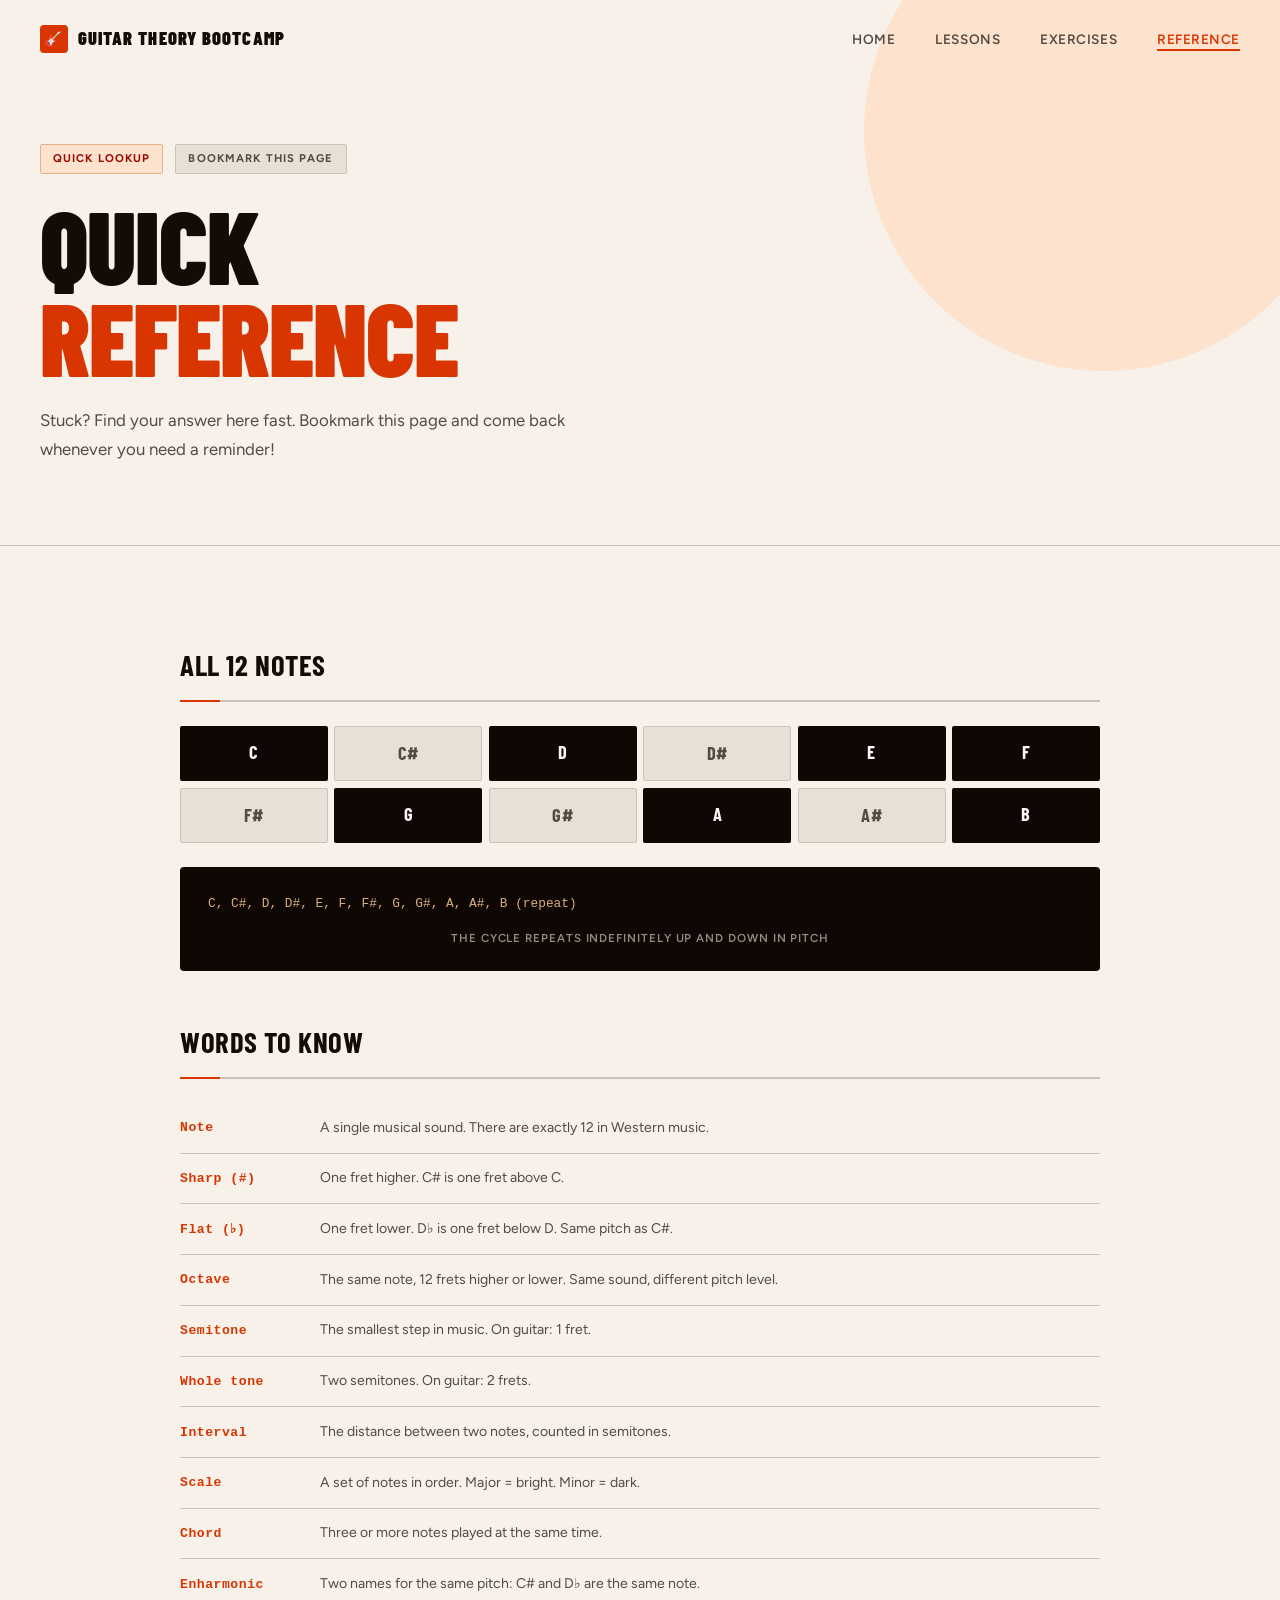
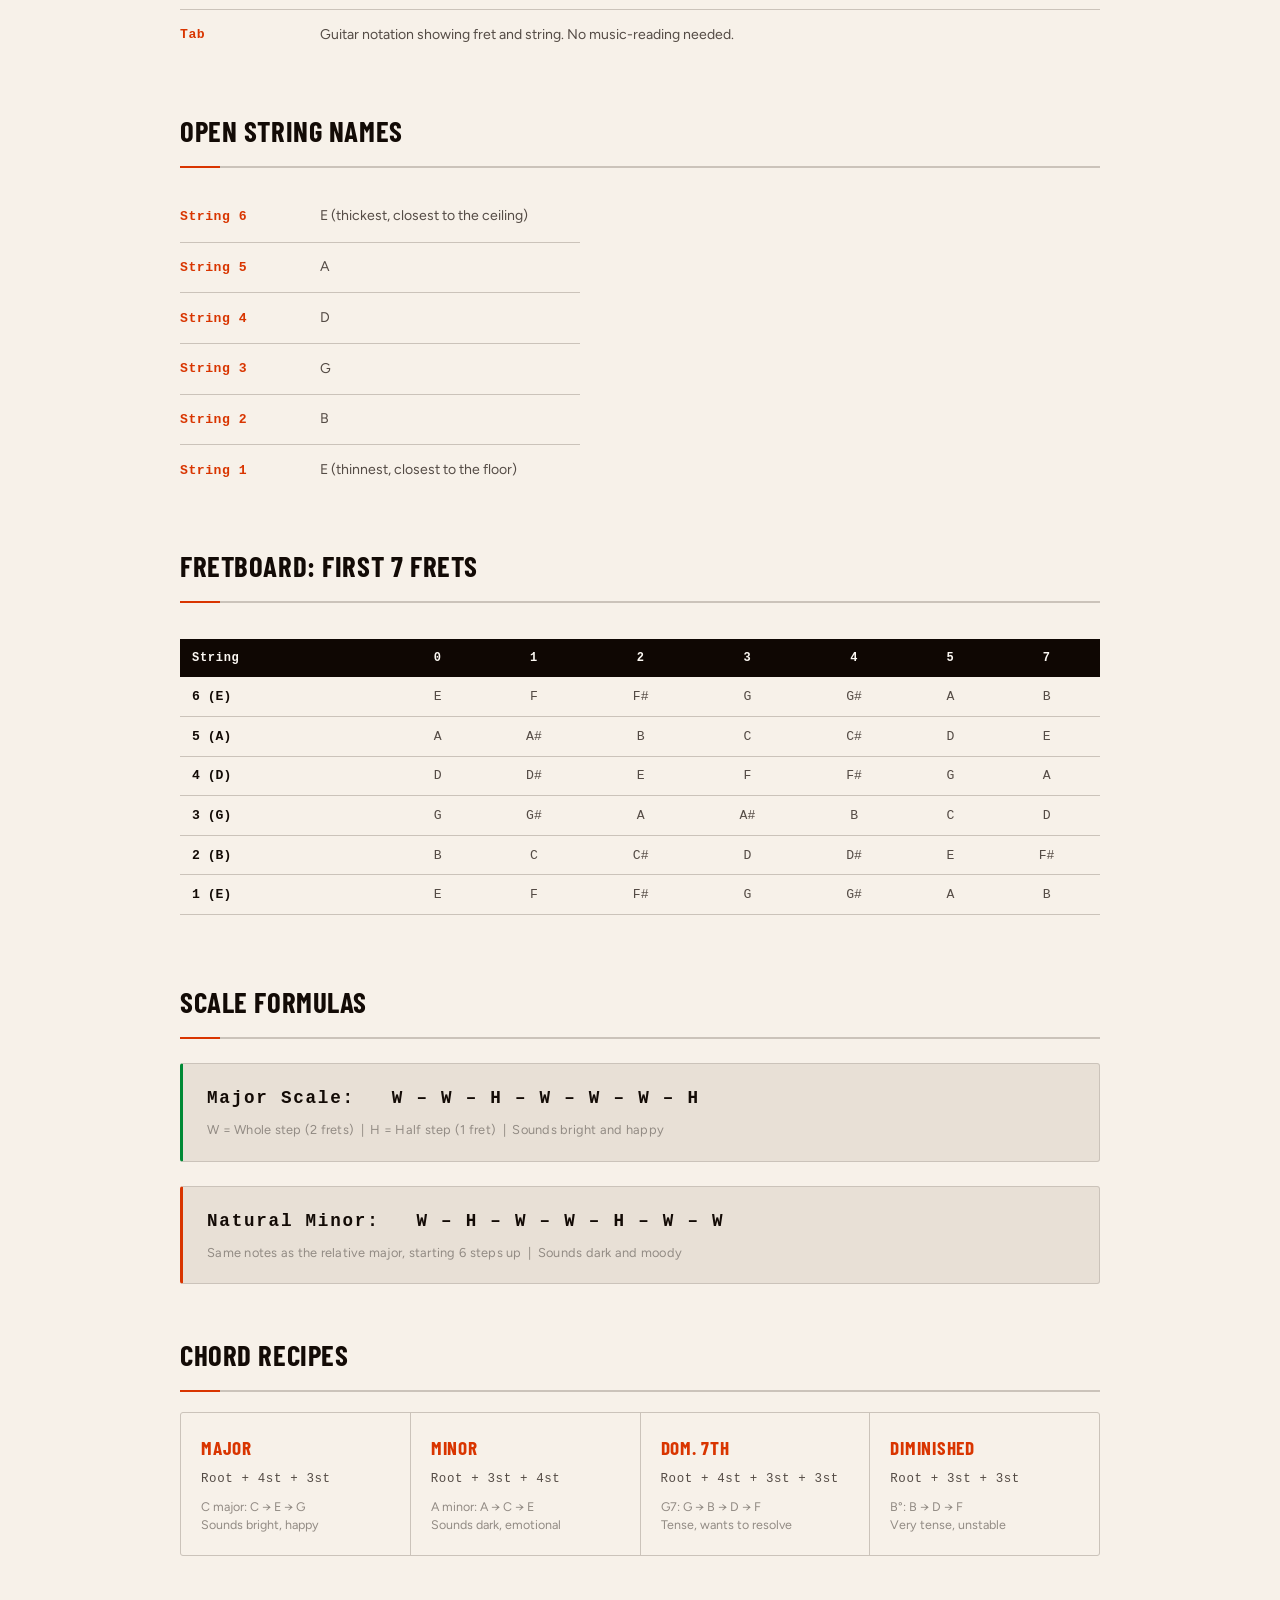
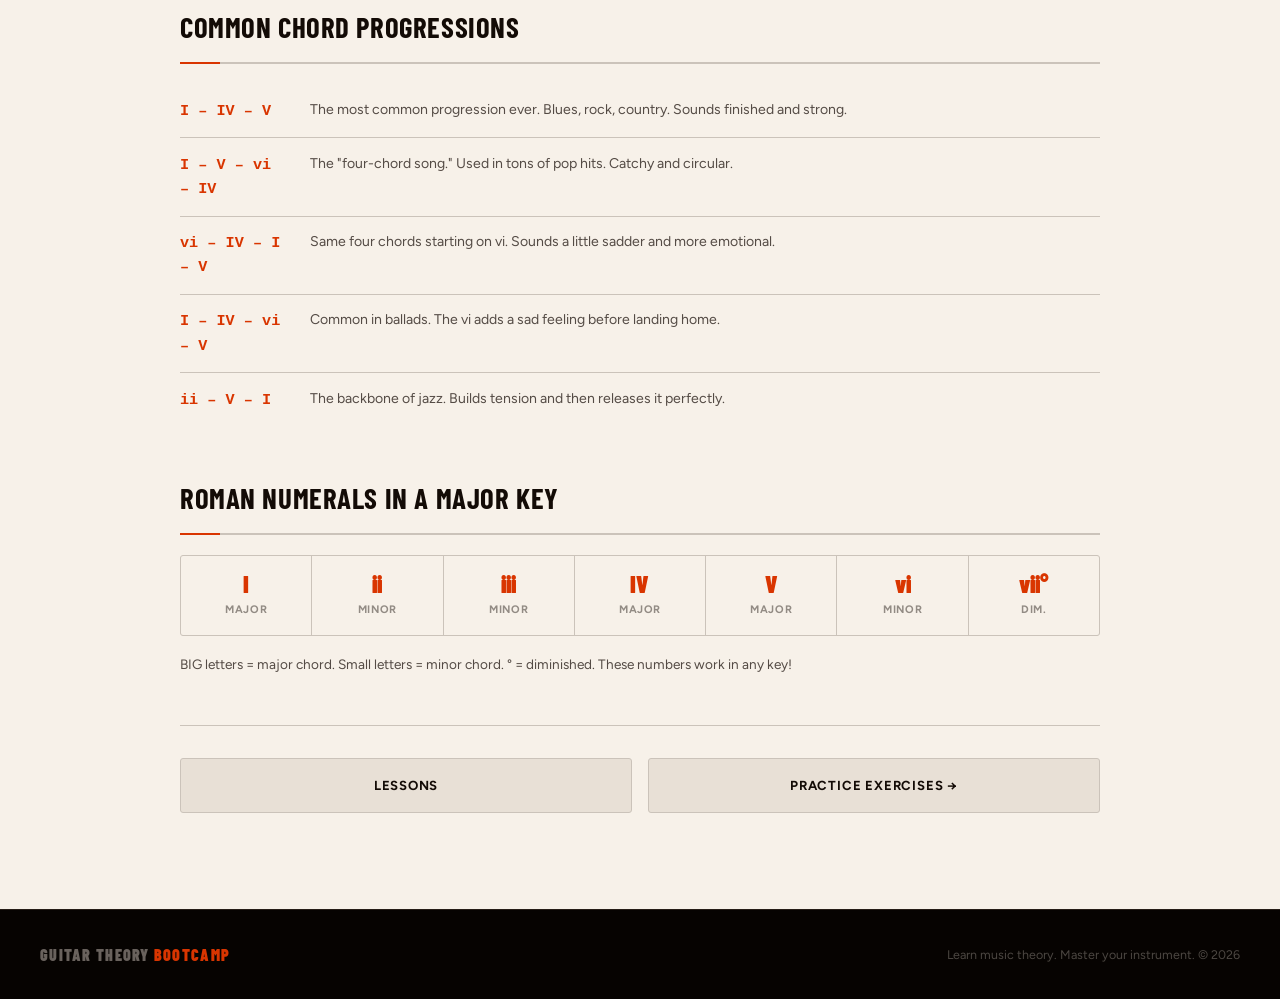
<file: pages/reference.html>
<!DOCTYPE html>
<html lang="en">
<head>
  <meta charset="UTF-8">
  <meta name="viewport" content="width=device-width, initial-scale=1.0">
  <title>Quick Reference: Guitar Theory Bootcamp</title>
  <meta name="description" content="Every guitar theory concept in one place. Bookmark it.">
  <link rel="stylesheet" href="../css/style.css">
  <link rel="stylesheet" href="../css/responsive.css">
</head>
<body>

<div id="progress"></div>

<nav class="nav" id="nav">
  <div class="nav-inner">
    <a href="../index.html" class="nav-logo">
      <div class="logo-mark">🎸</div>
      Guitar Theory Bootcamp
    </a>
    <button class="nav-toggle" id="navToggle" aria-label="Menu">
      <span></span><span></span><span></span>
    </button>
    <ul class="nav-links" id="navLinks">
      <li><a href="../index.html">Home</a></li>
      <li><a href="lessons.html">Lessons</a></li>
      <li><a href="practice.html">Exercises</a></li>
      <li><a href="reference.html" class="active">Reference</a></li>
    </ul>
  </div>
</nav>

<div class="page-hero">
  <div class="page-hero-inner">
    <div class="page-chips">
      <span class="chip chip-accent">Quick Lookup</span>
      <span class="chip chip-neutral">Bookmark this page</span>
    </div>
    <h1 class="page-title" id="pageTitle">QUICK<br><span class="accent-word">REFERENCE</span></h1>
    <p class="page-lede">Stuck? Find your answer here fast. Bookmark this page and come back whenever you need a reminder!</p>
  </div>
</div>

<div class="ref-body">

  <!-- THE 12 NOTES -->
  <h2 class="ref-h2">All 12 Notes</h2>

  <div class="note-display-grid" style="grid-template-columns: repeat(6,1fr);">
    <div class="note-cell natural">C</div>
    <div class="note-cell sharp">C#</div>
    <div class="note-cell natural">D</div>
    <div class="note-cell sharp">D#</div>
    <div class="note-cell natural">E</div>
    <div class="note-cell natural">F</div>
    <div class="note-cell sharp">F#</div>
    <div class="note-cell natural">G</div>
    <div class="note-cell sharp">G#</div>
    <div class="note-cell natural">A</div>
    <div class="note-cell sharp">A#</div>
    <div class="note-cell natural">B</div>
  </div>

  <div class="fretboard-block" style="margin-top: 1rem;">
    <pre>C, C#, D, D#, E, F, F#, G, G#, A, A#, B (repeat)</pre>
    <p class="fretboard-caption">The cycle repeats indefinitely up and down in pitch</p>
  </div>

  <!-- VOCABULARY -->
  <h2 class="ref-h2">Words to Know</h2>

  <table class="def-table">
    <tr><td>Note</td><td>A single musical sound. There are exactly 12 in Western music.</td></tr>
    <tr><td>Sharp (#)</td><td>One fret higher. C# is one fret above C.</td></tr>
    <tr><td>Flat (♭)</td><td>One fret lower. D♭ is one fret below D. Same pitch as C#.</td></tr>
    <tr><td>Octave</td><td>The same note, 12 frets higher or lower. Same sound, different pitch level.</td></tr>
    <tr><td>Semitone</td><td>The smallest step in music. On guitar: 1 fret.</td></tr>
    <tr><td>Whole tone</td><td>Two semitones. On guitar: 2 frets.</td></tr>
    <tr><td>Interval</td><td>The distance between two notes, counted in semitones.</td></tr>
    <tr><td>Scale</td><td>A set of notes in order. Major = bright. Minor = dark.</td></tr>
    <tr><td>Chord</td><td>Three or more notes played at the same time.</td></tr>
    <tr><td>Enharmonic</td><td>Two names for the same pitch: C# and D♭ are the same note.</td></tr>
    <tr><td>Tab</td><td>Guitar notation showing fret and string. No music-reading needed.</td></tr>
  </table>

  <!-- OPEN STRINGS -->
  <h2 class="ref-h2">Open String Names</h2>

  <table class="def-table" style="max-width: 400px;">
    <tr><td>String 6</td><td>E (thickest, closest to the ceiling)</td></tr>
    <tr><td>String 5</td><td>A</td></tr>
    <tr><td>String 4</td><td>D</td></tr>
    <tr><td>String 3</td><td>G</td></tr>
    <tr><td>String 2</td><td>B</td></tr>
    <tr><td>String 1</td><td>E (thinnest, closest to the floor)</td></tr>
  </table>

  <!-- FRETBOARD -->
  <h2 class="ref-h2">Fretboard: First 7 Frets</h2>

  <div style="overflow-x: auto;">
    <table class="fretboard-table">
      <thead>
        <tr>
          <th>String</th>
          <th>0</th><th>1</th><th>2</th><th>3</th><th>4</th><th>5</th><th>7</th>
        </tr>
      </thead>
      <tbody>
        <tr><td>6 (E)</td><td>E</td><td>F</td><td>F#</td><td>G</td><td>G#</td><td>A</td><td>B</td></tr>
        <tr><td>5 (A)</td><td>A</td><td>A#</td><td>B</td><td>C</td><td>C#</td><td>D</td><td>E</td></tr>
        <tr><td>4 (D)</td><td>D</td><td>D#</td><td>E</td><td>F</td><td>F#</td><td>G</td><td>A</td></tr>
        <tr><td>3 (G)</td><td>G</td><td>G#</td><td>A</td><td>A#</td><td>B</td><td>C</td><td>D</td></tr>
        <tr><td>2 (B)</td><td>B</td><td>C</td><td>C#</td><td>D</td><td>D#</td><td>E</td><td>F#</td></tr>
        <tr><td>1 (E)</td><td>E</td><td>F</td><td>F#</td><td>G</td><td>G#</td><td>A</td><td>B</td></tr>
      </tbody>
    </table>
  </div>

  <!-- SCALE FORMULAS -->
  <h2 class="ref-h2">Scale Formulas</h2>

  <div class="formula-block">
    Major Scale: &nbsp; W – W – H – W – W – W – H
    <small>W = Whole step (2 frets) &nbsp;|&nbsp; H = Half step (1 fret) &nbsp;|&nbsp; Sounds bright and happy</small>
  </div>

  <div class="formula-block" style="border-left-color: var(--accent);">
    Natural Minor: &nbsp; W – H – W – W – H – W – W
    <small>Same notes as the relative major, starting 6 steps up &nbsp;|&nbsp; Sounds dark and moody</small>
  </div>

  <!-- CHORD FORMULAS -->
  <h2 class="ref-h2">Chord Recipes</h2>

  <div class="chord-grid">
    <div class="chord-cell">
      <div class="chord-name">Major</div>
      <div class="chord-formula">Root + 4st + 3st</div>
      <div class="chord-example">C major: C → E → G<br>Sounds bright, happy</div>
    </div>
    <div class="chord-cell">
      <div class="chord-name">Minor</div>
      <div class="chord-formula">Root + 3st + 4st</div>
      <div class="chord-example">A minor: A → C → E<br>Sounds dark, emotional</div>
    </div>
    <div class="chord-cell">
      <div class="chord-name">Dom. 7th</div>
      <div class="chord-formula">Root + 4st + 3st + 3st</div>
      <div class="chord-example">G7: G → B → D → F<br>Tense, wants to resolve</div>
    </div>
    <div class="chord-cell">
      <div class="chord-name">Diminished</div>
      <div class="chord-formula">Root + 3st + 3st</div>
      <div class="chord-example">B°: B → D → F<br>Very tense, unstable</div>
    </div>
  </div>

  <!-- PROGRESSIONS -->
  <h2 class="ref-h2">Common Chord Progressions</h2>

  <table class="prog-table">
    <tr>
      <td>I – IV – V</td>
      <td>The most common progression ever. Blues, rock, country. Sounds finished and strong.</td>
    </tr>
    <tr>
      <td>I – V – vi – IV</td>
      <td>The "four-chord song." Used in tons of pop hits. Catchy and circular.</td>
    </tr>
    <tr>
      <td>vi – IV – I – V</td>
      <td>Same four chords starting on vi. Sounds a little sadder and more emotional.</td>
    </tr>
    <tr>
      <td>I – IV – vi – V</td>
      <td>Common in ballads. The vi adds a sad feeling before landing home.</td>
    </tr>
    <tr>
      <td>ii – V – I</td>
      <td>The backbone of jazz. Builds tension and then releases it perfectly.</td>
    </tr>
  </table>

  <!-- ROMAN NUMERALS -->
  <h2 class="ref-h2">Roman Numerals in a Major Key</h2>

  <div class="roman-row">
    <div class="roman-cell"><span class="roman-numeral">I</span><div class="roman-type">Major</div></div>
    <div class="roman-cell"><span class="roman-numeral">ii</span><div class="roman-type">Minor</div></div>
    <div class="roman-cell"><span class="roman-numeral">iii</span><div class="roman-type">Minor</div></div>
    <div class="roman-cell"><span class="roman-numeral">IV</span><div class="roman-type">Major</div></div>
    <div class="roman-cell"><span class="roman-numeral">V</span><div class="roman-type">Major</div></div>
    <div class="roman-cell"><span class="roman-numeral">vi</span><div class="roman-type">Minor</div></div>
    <div class="roman-cell"><span class="roman-numeral">vii°</span><div class="roman-type">Dim.</div></div>
  </div>

  <p class="content-p" style="margin-top: 0.75rem; font-size: 0.85rem;">
    BIG letters = major chord. Small letters = minor chord. ° = diminished. These numbers work in any key!
  </p>

  <div class="lesson-nav" style="margin-top: 3rem;">
    <a href="lessons.html">Lessons</a>
    <a href="practice.html">Practice Exercises →</a>
  </div>

</div>

<footer>
  <div class="footer-inner">
    <span class="footer-brand">Guitar Theory <span>Bootcamp</span></span>
    <span class="footer-copy">Learn music theory. Master your instrument. &copy; 2026</span>
  </div>
</footer>

<script src="https://cdnjs.cloudflare.com/ajax/libs/gsap/3.12.2/gsap.min.js"></script>
<script>
  window.addEventListener('scroll', () => {
    const pct = window.scrollY / (document.documentElement.scrollHeight - window.innerHeight) * 100;
    document.getElementById('progress').style.width = pct + '%';
    document.getElementById('nav').classList.toggle('scrolled', window.scrollY > 40);
  }, { passive: true });

  document.getElementById('navToggle').addEventListener('click', function() {
    this.classList.toggle('open');
    document.getElementById('navLinks').classList.toggle('open');
  });

  gsap.from('#pageTitle', { y: 40, opacity: 0, duration: 0.8, ease: 'power4.out', delay: 0.15 });
</script>
</body>
</html>
</file>
<file: css/style.css>
@import url('https://fonts.googleapis.com/css2?family=Barlow+Condensed:wght@400;700;900&family=Figtree:wght@400;500;600;700&display=swap');

/* ===================================================
   DESIGN SYSTEM
   Committed color strategy: burnt orange carries 40%
   Fonts: Barlow Condensed (display) + Figtree (body)
   =================================================== */

:root {
  /* OKLCH palette — warm ivory base + committed orange */
  --bg:          oklch(96% 0.012 70);
  --bg-alt:      oklch(91% 0.016 70);
  --bg-dark:     oklch(14% 0.02  58);
  --bg-darker:   oklch(10% 0.015 58);

  --accent:      oklch(58% 0.21  38);   /* burnt orange — the committed color */
  --accent-hi:   oklch(68% 0.19  42);   /* lighter orange */
  --accent-lo:   oklch(44% 0.18  36);   /* deeper orange */
  --accent-tint: oklch(93% 0.04  60);   /* pale orange wash */

  --text:        oklch(16% 0.018 58);
  --text-2:      oklch(42% 0.016 60);
  --text-3:      oklch(64% 0.013 64);

  --white:       oklch(98% 0.008 72);
  --rule:        oklch(82% 0.015 70);
  --rule-dark:   oklch(24% 0.018 58);

  /* Typography */
  --display:  'Barlow Condensed', sans-serif;
  --body:     'Figtree', sans-serif;

  /* Easing */
  --ease-out-quint: cubic-bezier(0.22, 1, 0.36, 1);
  --ease-out-quart: cubic-bezier(0.25, 1, 0.5, 1);
}

/* ===================================================
   RESET
   =================================================== */
*, *::before, *::after { margin: 0; padding: 0; box-sizing: border-box; }
html { scroll-behavior: smooth; font-size: 16px; }

body {
  font-family: var(--body);
  background: var(--bg);
  color: var(--text);
  line-height: 1.6;
  overflow-x: hidden;
  -webkit-font-smoothing: antialiased;
}

::selection { background: var(--accent); color: var(--white); }

::-webkit-scrollbar { width: 4px; }
::-webkit-scrollbar-track { background: var(--bg); }
::-webkit-scrollbar-thumb { background: var(--accent); }

/* ===================================================
   SCROLL PROGRESS
   =================================================== */
#progress {
  position: fixed;
  top: 0; left: 0;
  height: 3px;
  width: 0%;
  background: var(--accent);
  z-index: 9999;
  transition: width 0.1s linear;
}

/* ===================================================
   NAVIGATION
   =================================================== */
.nav {
  position: fixed;
  top: 0; left: 0; right: 0;
  z-index: 1000;
  padding: 1.5rem 0;
  transition: all 0.4s var(--ease-out-quart);
}

.nav.scrolled {
  background: var(--bg);
  border-bottom: 1px solid var(--rule);
  padding: 1rem 0;
  box-shadow: 0 1px 0 var(--rule);
}

.nav-inner {
  max-width: 1280px;
  margin: 0 auto;
  padding: 0 2.5rem;
  display: flex;
  align-items: center;
  justify-content: space-between;
}

.nav-logo {
  font-family: var(--display);
  font-size: 1.15rem;
  font-weight: 900;
  letter-spacing: 0.06em;
  text-transform: uppercase;
  color: var(--text);
  text-decoration: none;
  display: flex;
  align-items: center;
  gap: 0.6rem;
}

.logo-mark {
  width: 28px; height: 28px;
  background: var(--accent);
  border-radius: 4px;
  display: flex;
  align-items: center;
  justify-content: center;
  font-size: 0.9rem;
  color: var(--white);
  flex-shrink: 0;
}

.nav-links {
  display: flex;
  align-items: center;
  list-style: none;
  gap: 2.5rem;
}

.nav-links a {
  font-size: 0.85rem;
  font-weight: 600;
  letter-spacing: 0.04em;
  text-transform: uppercase;
  color: var(--text-2);
  text-decoration: none;
  transition: color 0.2s;
}

.nav-links a:hover,
.nav-links a.active { color: var(--accent); }

.nav-links a.active {
  padding-bottom: 2px;
  border-bottom: 2px solid var(--accent);
}

.nav-cta-link {
  background: var(--accent) !important;
  color: var(--white) !important;
  padding: 0.5rem 1.25rem !important;
  border-radius: 3px !important;
  border-bottom: none !important;
  transition: background 0.2s !important;
}

.nav-cta-link:hover { background: var(--accent-lo) !important; }

.nav-toggle {
  display: none;
  flex-direction: column;
  gap: 5px;
  background: none;
  border: none;
  cursor: pointer;
  padding: 4px;
}

.nav-toggle span {
  display: block;
  width: 22px; height: 2px;
  background: var(--text);
  border-radius: 1px;
  transition: all 0.3s var(--ease-out-quart);
}

.nav-toggle.open span:nth-child(1) { transform: translateY(7px) rotate(45deg); }
.nav-toggle.open span:nth-child(2) { opacity: 0; transform: scaleX(0); }
.nav-toggle.open span:nth-child(3) { transform: translateY(-7px) rotate(-45deg); }

/* ===================================================
   HERO
   =================================================== */
.hero {
  min-height: 100dvh;
  background: var(--bg);
  padding: 8rem 0 5rem;
  display: grid;
  align-items: center;
  overflow: hidden;
  position: relative;
}

.hero-inner {
  max-width: 1280px;
  margin: 0 auto;
  padding: 0 2.5rem;
  display: grid;
  grid-template-columns: 1fr 420px;
  gap: 4rem;
  align-items: center;
}

.hero-eyebrow {
  display: inline-block;
  font-family: var(--body);
  font-size: 0.72rem;
  font-weight: 700;
  letter-spacing: 0.14em;
  text-transform: uppercase;
  color: var(--accent);
  margin-bottom: 1.5rem;
  border-left: 3px solid var(--accent);
  padding-left: 0.75rem;
}

.hero-heading {
  font-family: var(--display);
  font-size: clamp(5rem, 11vw, 9.5rem);
  font-weight: 900;
  line-height: 0.88;
  letter-spacing: -0.01em;
  text-transform: uppercase;
  color: var(--text);
  margin-bottom: 2rem;
}

.hero-heading .accent-word {
  color: var(--accent);
}

.hero-sub {
  font-size: 1.05rem;
  color: var(--text-2);
  line-height: 1.75;
  max-width: 480px;
  margin-bottom: 2.5rem;
}

.hero-sub strong { color: var(--text); font-weight: 600; }

.hero-actions {
  display: flex;
  gap: 1rem;
  align-items: center;
  flex-wrap: wrap;
}

.hero-meta {
  display: flex;
  gap: 2rem;
  margin-top: 3.5rem;
  padding-top: 2rem;
  border-top: 1px solid var(--rule);
}

.hero-meta-item {
  display: flex;
  flex-direction: column;
}

.meta-number {
  font-family: var(--display);
  font-size: 2.2rem;
  font-weight: 900;
  color: var(--text);
  line-height: 1;
  letter-spacing: -0.01em;
}

.meta-label {
  font-size: 0.75rem;
  font-weight: 600;
  letter-spacing: 0.08em;
  text-transform: uppercase;
  color: var(--text-3);
  margin-top: 0.25rem;
}

/* Hero visual — chromatic note grid */
.hero-visual {
  display: flex;
  flex-direction: column;
  gap: 0.75rem;
  position: relative;
}

.chromatic-grid {
  display: grid;
  grid-template-columns: repeat(4, 1fr);
  gap: 0.5rem;
}

.cnote {
  aspect-ratio: 1;
  display: flex;
  align-items: center;
  justify-content: center;
  font-family: var(--display);
  font-weight: 900;
  font-size: clamp(1rem, 2.5vw, 1.5rem);
  letter-spacing: 0.02em;
  text-transform: uppercase;
  border-radius: 6px;
  opacity: 0;
  transform: translateY(12px);
  transition: transform 0.25s var(--ease-out-quart),
              background 0.2s, color 0.2s;
}

.cnote.natural {
  background: var(--bg-dark);
  color: var(--white);
}

.cnote.sharp {
  background: var(--accent-tint);
  color: var(--accent-lo);
  border: 1.5px solid oklch(80% 0.06 60);
}

.cnote.visible { opacity: 1; transform: translateY(0); }

.cnote:hover {
  background: var(--accent) !important;
  color: var(--white) !important;
  transform: scale(1.06);
}

.visual-caption {
  font-size: 0.72rem;
  font-weight: 600;
  letter-spacing: 0.1em;
  text-transform: uppercase;
  color: var(--text-3);
  text-align: center;
  margin-top: 0.5rem;
}

/* ===================================================
   BUTTONS
   =================================================== */
.btn {
  display: inline-flex;
  align-items: center;
  gap: 0.4rem;
  padding: 0.8rem 1.75rem;
  font-family: var(--body);
  font-size: 0.88rem;
  font-weight: 700;
  letter-spacing: 0.04em;
  text-transform: uppercase;
  text-decoration: none;
  border: none;
  border-radius: 3px;
  cursor: pointer;
  transition: all 0.2s var(--ease-out-quart);
  position: relative;
}

.btn-filled {
  background: var(--accent);
  color: var(--white);
}

.btn-filled:hover {
  background: var(--accent-lo);
  transform: translateY(-2px);
}

.btn-outline {
  background: transparent;
  color: var(--text);
  border: 1.5px solid var(--rule);
}

.btn-outline:hover {
  border-color: var(--text);
  transform: translateY(-2px);
}

.btn-ghost {
  background: transparent;
  color: var(--accent);
  padding-left: 0;
  padding-right: 0;
}

.btn-ghost:hover { color: var(--accent-lo); }
.btn-ghost::after { content: ' →'; }

/* ===================================================
   COMMITMENT BAND (full-width orange section)
   =================================================== */
.commitment-band {
  background: var(--accent);
  padding: 5rem 0;
}

.band-inner {
  max-width: 1280px;
  margin: 0 auto;
  padding: 0 2.5rem;
  display: flex;
  align-items: center;
  gap: 4rem;
}

.band-number {
  font-family: var(--display);
  font-size: clamp(7rem, 15vw, 13rem);
  font-weight: 900;
  line-height: 0.85;
  letter-spacing: -0.02em;
  color: var(--white);
  opacity: 0.9;
  flex-shrink: 0;
}

.band-text h2 {
  font-family: var(--display);
  font-size: clamp(2.5rem, 5vw, 4rem);
  font-weight: 700;
  line-height: 1.05;
  text-transform: uppercase;
  letter-spacing: -0.01em;
  color: var(--white);
  margin-bottom: 1rem;
}

.band-text p {
  font-size: 1rem;
  color: oklch(90% 0.07 42);
  line-height: 1.7;
  max-width: 480px;
}

/* ===================================================
   SECTION SHARED
   =================================================== */
.section {
  padding: 7rem 0;
}

.section-alt {
  background: var(--bg-alt);
  border-top: 1px solid var(--rule);
  border-bottom: 1px solid var(--rule);
}

.section-dark {
  background: var(--bg-dark);
}

.wrap {
  max-width: 1280px;
  margin: 0 auto;
  padding: 0 2.5rem;
}

.section-kicker {
  display: inline-block;
  font-size: 0.7rem;
  font-weight: 700;
  letter-spacing: 0.14em;
  text-transform: uppercase;
  color: var(--accent);
  margin-bottom: 1.25rem;
  border-left: 3px solid var(--accent);
  padding-left: 0.75rem;
}

.section-kicker.on-dark { color: var(--accent-hi); border-color: var(--accent-hi); }

.section-h2 {
  font-family: var(--display);
  font-size: clamp(2.5rem, 5vw, 4.5rem);
  font-weight: 900;
  line-height: 0.95;
  text-transform: uppercase;
  letter-spacing: -0.01em;
  color: var(--text);
  margin-bottom: 1.5rem;
}

.section-h2.on-dark { color: var(--white); }

.section-lede {
  font-size: 1.05rem;
  color: var(--text-2);
  max-width: 560px;
  line-height: 1.75;
}

.section-lede.on-dark { color: oklch(72% 0.015 64); }

/* ===================================================
   CURRICULUM: alternating big-number rows
   =================================================== */
.curriculum-header {
  display: grid;
  grid-template-columns: 1fr 1fr;
  gap: 4rem;
  align-items: end;
  margin-bottom: 5rem;
  padding-bottom: 3rem;
  border-bottom: 1px solid var(--rule);
}

.week-list {
  display: flex;
  flex-direction: column;
}

.week-row {
  display: grid;
  grid-template-columns: 180px 1fr;
  align-items: start;
  padding: 3rem 0;
  border-bottom: 1px solid var(--rule);
  gap: 3rem;
  transition: background 0.2s;
}

.week-row:last-child { border-bottom: none; }

.week-row:hover { background: var(--accent-tint); margin: 0 -2.5rem; padding-left: 2.5rem; padding-right: 2.5rem; }

.week-num-display {
  font-family: var(--display);
  font-size: clamp(4rem, 8vw, 7rem);
  font-weight: 900;
  line-height: 1;
  color: var(--rule);
  letter-spacing: -0.02em;
  transition: color 0.2s;
  user-select: none;
}

.week-row:hover .week-num-display { color: var(--accent); }

.week-content-inner {
  padding-top: 0.25rem;
}

.week-tag {
  display: inline-block;
  font-size: 0.7rem;
  font-weight: 700;
  letter-spacing: 0.12em;
  text-transform: uppercase;
  color: var(--text-3);
  margin-bottom: 0.75rem;
}

.week-title {
  font-family: var(--display);
  font-size: clamp(1.6rem, 3vw, 2.5rem);
  font-weight: 700;
  text-transform: uppercase;
  letter-spacing: -0.01em;
  color: var(--text);
  margin-bottom: 0.75rem;
  line-height: 1;
}

.week-desc {
  font-size: 0.9rem;
  color: var(--text-2);
  line-height: 1.7;
  max-width: 520px;
}

.week-milestone {
  display: inline-flex;
  align-items: center;
  gap: 0.4rem;
  margin-top: 1rem;
  font-size: 0.78rem;
  font-weight: 600;
  color: var(--accent);
  letter-spacing: 0.03em;
}

/* ===================================================
   FEATURES: numbered list
   =================================================== */
.feature-grid {
  display: grid;
  grid-template-columns: 1fr 1fr;
  gap: 0;
}

.feature-item {
  display: flex;
  gap: 1.5rem;
  padding: 2.5rem 2.5rem 2.5rem 0;
  border-bottom: 1px solid var(--rule);
  align-items: flex-start;
  transition: background 0.2s;
}

.feature-item:nth-child(even) {
  padding-left: 2.5rem;
  border-left: 1px solid var(--rule);
}

.feature-item:nth-last-child(-n+2) { border-bottom: none; }

.feature-item:hover { background: var(--accent-tint); }

.feature-num {
  font-family: var(--display);
  font-size: 3rem;
  font-weight: 900;
  line-height: 1;
  color: var(--accent);
  opacity: 0.4;
  flex-shrink: 0;
  width: 2.5rem;
  text-align: right;
  transition: opacity 0.2s;
}

.feature-item:hover .feature-num { opacity: 1; }

.feature-body h3 {
  font-family: var(--display);
  font-size: 1.4rem;
  font-weight: 700;
  text-transform: uppercase;
  letter-spacing: 0.02em;
  color: var(--text);
  margin-bottom: 0.5rem;
  line-height: 1;
}

.feature-body p {
  font-size: 0.88rem;
  color: var(--text-2);
  line-height: 1.7;
}

/* ===================================================
   CTA SECTION (dark)
   =================================================== */
.cta-section {
  padding: 8rem 0;
  background: var(--bg-dark);
  border-top: 4px solid var(--accent);
  text-align: center;
}

.cta-inner {
  max-width: 700px;
  margin: 0 auto;
  padding: 0 2.5rem;
}

.cta-heading {
  font-family: var(--display);
  font-size: clamp(3.5rem, 8vw, 7rem);
  font-weight: 900;
  line-height: 0.9;
  text-transform: uppercase;
  letter-spacing: -0.01em;
  color: var(--white);
  margin-bottom: 1.5rem;
}

.cta-heading .accent-word { color: var(--accent); }

.cta-sub {
  font-size: 1rem;
  color: oklch(72% 0.015 64);
  line-height: 1.75;
  margin-bottom: 2.5rem;
}

/* ===================================================
   FOOTER
   =================================================== */
footer {
  background: var(--bg-darker);
  border-top: 1px solid var(--rule-dark);
  padding: 2rem 2.5rem;
}

.footer-inner {
  max-width: 1280px;
  margin: 0 auto;
  display: flex;
  align-items: center;
  justify-content: space-between;
  flex-wrap: wrap;
  gap: 1rem;
}

.footer-brand {
  font-family: var(--display);
  font-size: 1rem;
  font-weight: 900;
  letter-spacing: 0.08em;
  text-transform: uppercase;
  color: oklch(50% 0.012 60);
}

.footer-brand span { color: var(--accent); }

.footer-copy {
  font-size: 0.78rem;
  color: oklch(40% 0.01 60);
}

/* ===================================================
   PAGE HERO (inner pages)
   =================================================== */
.page-hero {
  padding: 9rem 0 5rem;
  background: var(--bg);
  border-bottom: 1px solid var(--rule);
  position: relative;
  overflow: hidden;
}

.page-hero::before {
  content: '';
  position: absolute;
  right: -5%;
  top: -20%;
  width: 480px;
  height: 480px;
  border-radius: 50%;
  background: var(--accent-tint);
  pointer-events: none;
}

.page-hero-inner {
  max-width: 1280px;
  margin: 0 auto;
  padding: 0 2.5rem;
  position: relative;
  z-index: 1;
}

.page-chips {
  display: flex;
  gap: 0.75rem;
  flex-wrap: wrap;
  margin-bottom: 1.5rem;
}

.chip {
  display: inline-flex;
  align-items: center;
  gap: 0.35rem;
  font-size: 0.7rem;
  font-weight: 700;
  letter-spacing: 0.1em;
  text-transform: uppercase;
  padding: 0.3rem 0.75rem;
  border-radius: 2px;
}

.chip-accent { background: var(--accent-tint); color: var(--accent-lo); border: 1px solid oklch(80% 0.08 55); }
.chip-neutral { background: var(--bg-alt); color: var(--text-2); border: 1px solid var(--rule); }
.chip-green { background: oklch(94% 0.04 148); color: oklch(38% 0.14 148); border: 1px solid oklch(84% 0.07 148); }

.page-title {
  font-family: var(--display);
  font-size: clamp(3.5rem, 8vw, 7rem);
  font-weight: 900;
  line-height: 0.9;
  text-transform: uppercase;
  letter-spacing: -0.01em;
  color: var(--text);
  margin-bottom: 1.5rem;
}

.page-title .accent-word { color: var(--accent); }

.page-lede {
  font-size: 1.05rem;
  color: var(--text-2);
  max-width: 600px;
  line-height: 1.75;
}

/* ===================================================
   LESSON LIST (lessons.html)
   =================================================== */
.lessons-body {
  max-width: 1280px;
  margin: 0 auto;
  padding: 4rem 2.5rem 6rem;
}

.module-list {
  display: flex;
  flex-direction: column;
  border-top: 1px solid var(--rule);
}

.module-row {
  display: grid;
  grid-template-columns: 80px 1fr auto;
  gap: 2rem;
  align-items: center;
  padding: 2rem 0;
  border-bottom: 1px solid var(--rule);
  text-decoration: none;
  color: inherit;
  transition: background 0.2s, padding 0.2s;
  cursor: pointer;
}

.module-row.available:hover {
  background: var(--accent-tint);
  padding-left: 1.5rem;
  padding-right: 1.5rem;
  margin: 0 -1.5rem;
}

.module-row.locked {
  opacity: 0.45;
  cursor: default;
}

.module-number {
  font-family: var(--display);
  font-size: 3rem;
  font-weight: 900;
  color: var(--rule);
  line-height: 1;
  letter-spacing: -0.02em;
  transition: color 0.2s;
}

.module-row.available:hover .module-number { color: var(--accent); }

.module-info { min-width: 0; }

.module-week {
  font-size: 0.68rem;
  font-weight: 700;
  letter-spacing: 0.12em;
  text-transform: uppercase;
  color: var(--text-3);
  margin-bottom: 0.35rem;
}

.module-title {
  font-family: var(--display);
  font-size: clamp(1.4rem, 2.5vw, 2rem);
  font-weight: 700;
  text-transform: uppercase;
  letter-spacing: -0.01em;
  color: var(--text);
  line-height: 1.05;
  margin-bottom: 0.5rem;
}

.module-desc {
  font-size: 0.85rem;
  color: var(--text-2);
  line-height: 1.65;
  max-width: 540px;
}

.module-meta {
  display: flex;
  flex-direction: column;
  align-items: flex-end;
  gap: 0.5rem;
  flex-shrink: 0;
}

.module-duration {
  font-size: 0.78rem;
  font-weight: 600;
  color: var(--text-3);
  letter-spacing: 0.04em;
  white-space: nowrap;
}

.module-arrow {
  font-size: 1.2rem;
  color: var(--rule);
  transition: color 0.2s, transform 0.2s;
}

.module-row.available:hover .module-arrow {
  color: var(--accent);
  transform: translateX(4px);
}

/* How-to section on lessons */
.how-to-band {
  background: var(--bg-dark);
  padding: 5rem 0;
}

.how-to-steps {
  display: grid;
  grid-template-columns: repeat(5, 1fr);
  gap: 0;
  margin-top: 3rem;
  border: 1px solid var(--rule-dark);
  border-radius: 4px;
  overflow: hidden;
}

.how-to-step {
  padding: 2rem 1.5rem;
  border-right: 1px solid var(--rule-dark);
  transition: background 0.2s;
}

.how-to-step:last-child { border-right: none; }
.how-to-step:hover { background: oklch(18% 0.02 58); }

.step-num {
  font-family: var(--display);
  font-size: 2.5rem;
  font-weight: 900;
  color: var(--accent);
  line-height: 1;
  margin-bottom: 0.75rem;
  opacity: 0.7;
}

.step-title {
  font-size: 0.85rem;
  font-weight: 700;
  color: var(--white);
  margin-bottom: 0.35rem;
  letter-spacing: 0.02em;
}

.step-desc {
  font-size: 0.8rem;
  color: oklch(55% 0.012 64);
  line-height: 1.6;
}

/* ===================================================
   LESSON CONTENT (lesson-1.html, etc.)
   =================================================== */
.lesson-layout {
  max-width: 820px;
  margin: 0 auto;
  padding: 4rem 2.5rem 6rem;
}

.content-section { margin-bottom: 3rem; }

.content-h2 {
  font-family: var(--display);
  font-size: 2rem;
  font-weight: 700;
  text-transform: uppercase;
  letter-spacing: 0.01em;
  color: var(--text);
  margin-bottom: 1rem;
  padding-bottom: 0.75rem;
  border-bottom: 2px solid var(--rule);
  position: relative;
}

.content-h2::before {
  content: '';
  position: absolute;
  bottom: -2px; left: 0;
  width: 48px; height: 2px;
  background: var(--accent);
}

.content-h3 {
  font-size: 1rem;
  font-weight: 700;
  color: var(--text);
  margin-bottom: 0.6rem;
  margin-top: 1.5rem;
  text-transform: uppercase;
  letter-spacing: 0.05em;
  font-size: 0.85rem;
}

.content-p {
  font-size: 1rem;
  color: var(--text-2);
  line-height: 1.85;
  margin-bottom: 1rem;
  max-width: 68ch;
}

.content-p strong { color: var(--text); font-weight: 600; }

/* Callout boxes */
.callout {
  padding: 1.25rem 1.5rem;
  border-radius: 3px;
  margin: 1.5rem 0;
  display: flex;
  gap: 1rem;
  align-items: flex-start;
  font-size: 0.9rem;
  line-height: 1.7;
}

.callout-info {
  background: var(--bg-alt);
  border-left: 3px solid var(--text-3);
  color: var(--text-2);
}

.callout-warning {
  background: oklch(95% 0.04 60);
  border-left: 3px solid var(--accent);
  color: var(--accent-lo);
}

.callout-success {
  background: oklch(95% 0.04 148);
  border-left: 3px solid oklch(55% 0.16 148);
  color: oklch(38% 0.14 148);
}

.callout strong { color: inherit; font-weight: 700; }
.callout-icon { font-size: 1rem; flex-shrink: 0; margin-top: 0.1rem; }

/* Note display grid */
.note-display-grid {
  display: grid;
  grid-template-columns: repeat(6, 1fr);
  gap: 0.4rem;
  margin: 1.5rem 0;
}

.note-cell {
  padding: 0.75rem 0.25rem;
  text-align: center;
  font-family: var(--display);
  font-size: 1.15rem;
  font-weight: 700;
  letter-spacing: 0.02em;
  border-radius: 2px;
  cursor: default;
  transition: transform 0.15s var(--ease-out-quart);
}

.note-cell.natural {
  background: var(--bg-dark);
  color: var(--white);
}

.note-cell.sharp {
  background: var(--bg-alt);
  color: var(--text-2);
  border: 1px solid var(--rule);
}

.note-cell:hover { transform: translateY(-3px); }
.note-cell.natural:hover { background: var(--accent); }

/* Fretboard block */
.fretboard-block {
  background: var(--bg-dark);
  border-radius: 4px;
  padding: 1.5rem 1.75rem;
  overflow-x: auto;
  margin: 1.5rem 0;
}

.fretboard-block pre {
  font-family: 'Courier New', monospace;
  font-size: 0.8rem;
  line-height: 2;
  color: oklch(78% 0.08 70);
  margin: 0;
}

.fretboard-caption {
  font-size: 0.72rem;
  font-weight: 600;
  letter-spacing: 0.08em;
  text-transform: uppercase;
  color: var(--text-3);
  text-align: center;
  margin-top: 0.75rem;
}

/* Pattern/formula block */
.formula-block {
  background: var(--bg-alt);
  border: 1px solid var(--rule);
  border-left: 3px solid oklch(55% 0.16 148);
  border-radius: 3px;
  padding: 1.25rem 1.5rem;
  margin: 1.5rem 0;
  font-family: 'Courier New', monospace;
  font-size: 1.1rem;
  font-weight: 700;
  color: var(--text);
  letter-spacing: 0.1em;
}

.formula-block small {
  display: block;
  margin-top: 0.5rem;
  font-family: var(--body);
  font-size: 0.8rem;
  font-weight: 400;
  color: var(--text-3);
  letter-spacing: 0.02em;
}

/* Definition table */
.def-table {
  width: 100%;
  border-collapse: collapse;
  margin: 1.5rem 0;
  font-size: 0.88rem;
}

.def-table tr {
  border-bottom: 1px solid var(--rule);
  transition: background 0.15s;
}

.def-table tr:last-child { border-bottom: none; }
.def-table tr:hover { background: var(--accent-tint); }

.def-table td {
  padding: 0.85rem 0;
  line-height: 1.6;
  vertical-align: top;
}

.def-table td:first-child {
  width: 140px;
  font-weight: 700;
  color: var(--accent);
  font-size: 0.82rem;
  letter-spacing: 0.04em;
  font-family: 'Courier New', monospace;
  padding-right: 1.5rem;
  vertical-align: middle;
}

.def-table td:last-child { color: var(--text-2); }

/* Exercise blocks */
.exercise {
  border: 1px solid var(--rule);
  border-radius: 3px;
  padding: 1.75rem;
  margin: 2rem 0;
  background: var(--bg);
  position: relative;
}

.exercise::before {
  content: 'EXERCISE';
  position: absolute;
  top: -1px; right: 1.5rem;
  background: var(--accent);
  color: var(--white);
  font-size: 0.62rem;
  font-weight: 800;
  letter-spacing: 0.14em;
  padding: 0.2rem 0.6rem;
  border-radius: 0 0 2px 2px;
}

.exercise-title {
  font-family: var(--display);
  font-size: 1.2rem;
  font-weight: 700;
  text-transform: uppercase;
  letter-spacing: 0.03em;
  color: var(--text);
  margin-bottom: 1rem;
}

.exercise-box {
  background: var(--bg-alt);
  border-radius: 2px;
  padding: 1rem 1.25rem;
  margin: 0.75rem 0;
  font-size: 0.88rem;
  color: var(--text-2);
  line-height: 1.7;
}

.exercise-box strong { color: var(--text); }

.reveal-btn {
  background: transparent;
  border: 1.5px solid var(--rule);
  color: var(--text-2);
  padding: 0.45rem 1rem;
  border-radius: 2px;
  font-size: 0.78rem;
  font-weight: 700;
  letter-spacing: 0.06em;
  text-transform: uppercase;
  cursor: pointer;
  margin-top: 0.75rem;
  font-family: var(--body);
  transition: all 0.2s;
}

.reveal-btn:hover {
  background: var(--accent);
  border-color: var(--accent);
  color: var(--white);
}

.reveal-content {
  display: none;
  background: oklch(95% 0.04 148);
  border: 1px solid oklch(84% 0.07 148);
  border-radius: 2px;
  padding: 1rem 1.25rem;
  margin-top: 0.75rem;
  font-size: 0.87rem;
  color: oklch(32% 0.12 148);
  line-height: 1.7;
}

.reveal-content.open { display: block; }
.reveal-content strong { color: inherit; }
.reveal-content ul { padding-left: 1.25rem; }
.reveal-content li { margin-bottom: 0.3rem; }

/* Lesson nav */
.lesson-nav {
  display: flex;
  gap: 1rem;
  margin-top: 3rem;
  padding-top: 2rem;
  border-top: 1px solid var(--rule);
}

.lesson-nav a {
  flex: 1;
  padding: 1rem 1.5rem;
  text-align: center;
  background: var(--bg-alt);
  border: 1px solid var(--rule);
  color: var(--text);
  text-decoration: none;
  border-radius: 3px;
  font-size: 0.82rem;
  font-weight: 700;
  letter-spacing: 0.06em;
  text-transform: uppercase;
  transition: all 0.2s;
  display: flex;
  align-items: center;
  justify-content: center;
  gap: 0.5rem;
}

.lesson-nav a:hover {
  background: var(--accent);
  border-color: var(--accent);
  color: var(--white);
}

.lesson-nav a.disabled {
  opacity: 0.35;
  cursor: not-allowed;
  pointer-events: none;
}

/* ===================================================
   QUIZ / PRACTICE
   =================================================== */
.quiz-list {
  display: flex;
  flex-direction: column;
  border-top: 1px solid var(--rule);
}

.quiz-item {
  padding: 2rem 0;
  border-bottom: 1px solid var(--rule);
  transition: background 0.15s;
}

.quiz-item:hover { background: var(--accent-tint); padding-left: 1rem; margin: 0 -1rem; }

.quiz-q {
  font-size: 0.95rem;
  font-weight: 600;
  color: var(--text);
  line-height: 1.6;
  margin-bottom: 1rem;
  max-width: 65ch;
}

.quiz-answer {
  display: none;
  background: var(--bg-alt);
  border-left: 3px solid oklch(55% 0.16 148);
  border-radius: 0 3px 3px 0;
  padding: 1rem 1.25rem;
  margin-top: 0.75rem;
  font-size: 0.87rem;
  color: var(--text-2);
  line-height: 1.7;
}

.quiz-answer.open { display: block; }

.quiz-answer strong {
  display: block;
  color: oklch(38% 0.14 148);
  font-size: 0.72rem;
  letter-spacing: 0.1em;
  text-transform: uppercase;
  margin-bottom: 0.5rem;
}

.quiz-answer p { color: var(--text-2); }

/* Checklist */
.checklist {
  display: flex;
  flex-direction: column;
  gap: 0;
  border: 1px solid var(--rule);
  border-radius: 3px;
  overflow: hidden;
  margin: 1.5rem 0;
}

.check-row {
  display: flex;
  align-items: center;
  gap: 1rem;
  padding: 0.9rem 1.25rem;
  border-bottom: 1px solid var(--rule);
  cursor: pointer;
  transition: background 0.15s;
}

.check-row:last-child { border-bottom: none; }
.check-row:hover { background: var(--accent-tint); }

.check-row input[type=checkbox] {
  width: 16px; height: 16px;
  accent-color: oklch(55% 0.16 148);
  cursor: pointer;
  flex-shrink: 0;
}

.check-row label {
  font-size: 0.88rem;
  color: var(--text-2);
  cursor: pointer;
  transition: color 0.2s;
  line-height: 1.5;
}

.check-row:has(input:checked) label {
  color: var(--text-3);
  text-decoration: line-through;
}

.readiness-msg {
  display: none;
  margin-top: 1rem;
  padding: 0.75rem 1rem;
  background: oklch(95% 0.04 148);
  border: 1px solid oklch(84% 0.07 148);
  border-radius: 3px;
  font-size: 0.85rem;
  font-weight: 700;
  color: oklch(38% 0.14 148);
}

/* Schedule grid */
.schedule-grid {
  display: grid;
  grid-template-columns: repeat(4, 1fr);
  gap: 0;
  border: 1px solid var(--rule);
  border-radius: 3px;
  overflow: hidden;
  margin: 1.5rem 0;
}

.schedule-cell {
  padding: 1.5rem;
  border-right: 1px solid var(--rule);
  transition: background 0.15s;
}

.schedule-cell:last-child { border-right: none; }
.schedule-cell:hover { background: var(--accent-tint); }

.sched-freq {
  font-size: 0.68rem;
  font-weight: 800;
  letter-spacing: 0.12em;
  text-transform: uppercase;
  color: var(--accent);
  margin-bottom: 0.5rem;
}

.sched-task {
  font-size: 0.85rem;
  color: var(--text-2);
  line-height: 1.6;
}

.sched-task strong { color: var(--text); display: block; margin-bottom: 0.15rem; }

/* ===================================================
   REFERENCE PAGE
   =================================================== */
.ref-body {
  max-width: 1000px;
  margin: 0 auto;
  padding: 3rem 2.5rem 6rem;
}

.ref-h2 {
  font-family: var(--display);
  font-size: 1.8rem;
  font-weight: 700;
  text-transform: uppercase;
  letter-spacing: 0.02em;
  color: var(--text);
  margin: 3rem 0 1.25rem;
  padding-bottom: 0.75rem;
  border-bottom: 2px solid var(--rule);
  position: relative;
}

.ref-h2::before {
  content: '';
  position: absolute;
  bottom: -2px; left: 0;
  width: 40px; height: 2px;
  background: var(--accent);
}

.fretboard-table {
  width: 100%;
  border-collapse: collapse;
  margin: 1rem 0;
  font-size: 0.82rem;
  font-family: 'Courier New', monospace;
}

.fretboard-table th {
  background: var(--bg-dark);
  color: var(--white);
  padding: 0.6rem 0.75rem;
  text-align: center;
  font-weight: 700;
  font-size: 0.75rem;
  letter-spacing: 0.06em;
}

.fretboard-table th:first-child { text-align: left; min-width: 80px; }

.fretboard-table td {
  padding: 0.55rem 0.75rem;
  border-bottom: 1px solid var(--rule);
  color: var(--text-2);
  text-align: center;
  transition: background 0.15s;
}

.fretboard-table td:first-child { text-align: left; color: var(--text); font-weight: 700; }
.fretboard-table tr:hover td { background: var(--accent-tint); }

.chord-grid {
  display: grid;
  grid-template-columns: repeat(auto-fit, minmax(210px, 1fr));
  gap: 1px;
  background: var(--rule);
  border: 1px solid var(--rule);
  border-radius: 3px;
  overflow: hidden;
  margin: 1rem 0;
}

.chord-cell {
  padding: 1.25rem;
  background: var(--bg);
  transition: background 0.15s;
}

.chord-cell:hover { background: var(--accent-tint); }

.chord-name {
  font-family: var(--display);
  font-size: 1.2rem;
  font-weight: 700;
  text-transform: uppercase;
  letter-spacing: 0.04em;
  color: var(--accent);
  margin-bottom: 0.35rem;
}

.chord-formula {
  font-family: 'Courier New', monospace;
  font-size: 0.78rem;
  color: var(--text-2);
  margin-bottom: 0.5rem;
  letter-spacing: 0.05em;
}

.chord-example {
  font-size: 0.78rem;
  color: var(--text-3);
  line-height: 1.5;
}

.prog-table {
  width: 100%;
  border-collapse: collapse;
  margin: 1rem 0;
}

.prog-table tr {
  border-bottom: 1px solid var(--rule);
  transition: background 0.15s;
}

.prog-table tr:last-child { border-bottom: none; }
.prog-table tr:hover { background: var(--accent-tint); }

.prog-table td {
  padding: 0.9rem 0;
  font-size: 0.88rem;
  line-height: 1.6;
  vertical-align: top;
}

.prog-table td:first-child {
  width: 130px;
  font-family: 'Courier New', monospace;
  font-weight: 700;
  font-size: 0.95rem;
  color: var(--accent);
  padding-right: 1.5rem;
}

.prog-table td:last-child { color: var(--text-2); }

.roman-row {
  display: grid;
  grid-template-columns: repeat(7, 1fr);
  gap: 1px;
  background: var(--rule);
  border: 1px solid var(--rule);
  border-radius: 3px;
  overflow: hidden;
  margin: 1rem 0;
}

.roman-cell {
  padding: 1rem 0.5rem;
  text-align: center;
  background: var(--bg);
  transition: background 0.15s;
}

.roman-cell:hover { background: var(--accent-tint); }

.roman-numeral {
  font-family: var(--display);
  font-size: 1.5rem;
  font-weight: 900;
  color: var(--accent);
  display: block;
  line-height: 1;
  margin-bottom: 0.35rem;
}

.roman-type {
  font-size: 0.68rem;
  font-weight: 700;
  letter-spacing: 0.06em;
  text-transform: uppercase;
  color: var(--text-3);
}
</file>
<file: css/responsive.css>
/* ===================================================
   RESPONSIVE
   =================================================== */

@media (max-width: 1024px) {
  .hero-inner {
    grid-template-columns: 1fr;
    gap: 3rem;
  }

  .hero-visual {
    max-width: 480px;
  }

  .chromatic-grid {
    grid-template-columns: repeat(6, 1fr);
  }

  .curriculum-header {
    grid-template-columns: 1fr;
    gap: 2rem;
  }

  .band-inner {
    gap: 2rem;
  }

  .band-number {
    font-size: clamp(5rem, 12vw, 9rem);
  }

  .feature-grid {
    grid-template-columns: 1fr;
  }

  .feature-item:nth-child(even) {
    padding-left: 0;
    border-left: none;
  }

  .how-to-steps {
    grid-template-columns: repeat(3, 1fr);
  }

  .module-row {
    grid-template-columns: 60px 1fr auto;
    gap: 1.25rem;
  }
}

@media (max-width: 768px) {
  /* Nav */
  .nav-links {
    display: none;
    position: absolute;
    top: 100%;
    left: 0; right: 0;
    background: var(--bg);
    border-bottom: 1px solid var(--rule);
    flex-direction: column;
    gap: 0;
    align-items: stretch;
    padding: 0.5rem 0;
    box-shadow: 0 8px 24px rgba(0,0,0,0.08);
  }

  .nav-links.open { display: flex; }
  .nav-links li { width: 100%; }

  .nav-links a {
    display: block;
    padding: 0.85rem 2.5rem;
    border-bottom: none;
    border-radius: 0;
  }

  .nav-links a::after { display: none; }

  .nav-cta-link {
    margin: 0.5rem 1.5rem !important;
    border-radius: 3px !important;
    text-align: center;
  }

  .nav-toggle { display: flex; }

  /* Hero */
  .hero { padding: 7rem 0 4rem; }

  .hero-inner { padding: 0 1.5rem; }

  .hero-meta { gap: 1.5rem; }

  .hero-meta-item { display: flex; flex-direction: row; align-items: baseline; gap: 0.5rem; }

  .meta-label { margin-top: 0; }

  /* Band */
  .commitment-band { padding: 3.5rem 0; }

  .band-inner {
    flex-direction: column;
    gap: 1.5rem;
    padding: 0 1.5rem;
    align-items: flex-start;
  }

  /* Sections */
  .wrap { padding: 0 1.5rem; }

  .section { padding: 5rem 0; }

  /* Curriculum */
  .week-row {
    grid-template-columns: 70px 1fr;
    gap: 1.5rem;
  }

  .week-row:hover {
    margin: 0 -1.5rem;
    padding-left: 1.5rem;
    padding-right: 1.5rem;
  }

  /* Features */
  .feature-grid { grid-template-columns: 1fr; }

  .feature-item:nth-child(even) {
    padding-left: 0;
    border-left: none;
  }

  /* Page hero */
  .page-hero { padding: 7rem 0 4rem; }
  .page-hero-inner { padding: 0 1.5rem; }

  /* Lessons */
  .lessons-body { padding: 3rem 1.5rem 5rem; }

  .module-row {
    grid-template-columns: 50px 1fr;
    gap: 1rem;
    padding: 1.5rem 0;
  }

  .module-meta { display: none; }

  .module-row.available:hover {
    margin: 0 -1.5rem;
    padding-left: 1.5rem;
    padding-right: 1.5rem;
  }

  /* How-to */
  .how-to-steps {
    grid-template-columns: repeat(2, 1fr);
  }

  /* Lesson content */
  .lesson-layout { padding: 3rem 1.5rem 5rem; }

  /* Note grid */
  .note-display-grid { grid-template-columns: repeat(4, 1fr); }

  /* Lesson nav */
  .lesson-nav { flex-direction: column; }

  /* Practice */
  .schedule-grid { grid-template-columns: repeat(2, 1fr); }

  .schedule-cell:nth-child(2) { border-right: none; }
  .schedule-cell:nth-child(3) { border-top: 1px solid var(--rule); }
  .schedule-cell:nth-child(4) { border-top: 1px solid var(--rule); }

  /* Reference */
  .ref-body { padding: 2rem 1.5rem 5rem; }

  .roman-row { grid-template-columns: repeat(4, 1fr); }

  .chord-grid { grid-template-columns: 1fr 1fr; }

  /* CTA */
  .cta-inner { padding: 0 1.5rem; }

  /* Footer */
  .footer-inner { flex-direction: column; text-align: center; gap: 0.5rem; }

  /* Chromatic grid */
  .chromatic-grid { grid-template-columns: repeat(4, 1fr); }
}

@media (max-width: 480px) {
  .hero-heading { font-size: clamp(3.5rem, 14vw, 6rem); }

  .hero-meta { flex-wrap: wrap; }

  .hero-actions { flex-direction: column; }
  .hero-actions .btn { width: 100%; justify-content: center; }

  .band-number { font-size: clamp(5rem, 22vw, 8rem); }

  .page-title { font-size: clamp(2.8rem, 11vw, 5rem); }

  .how-to-steps { grid-template-columns: 1fr; }

  .schedule-grid { grid-template-columns: 1fr; }
  .schedule-cell { border-right: none !important; border-bottom: 1px solid var(--rule); }
  .schedule-cell:last-child { border-bottom: none; }

  .roman-row { grid-template-columns: repeat(3, 1fr); }

  .chord-grid { grid-template-columns: 1fr; }

  .fretboard-table { font-size: 0.7rem; }
  .fretboard-table th, .fretboard-table td { padding: 0.45rem 0.4rem; }

  .note-display-grid { grid-template-columns: repeat(3, 1fr); }

  .chromatic-grid { grid-template-columns: repeat(3, 1fr); }

  .section-h2 { font-size: clamp(2rem, 9vw, 3.5rem); }

  .cta-heading { font-size: clamp(3rem, 12vw, 5rem); }
}
</file>
